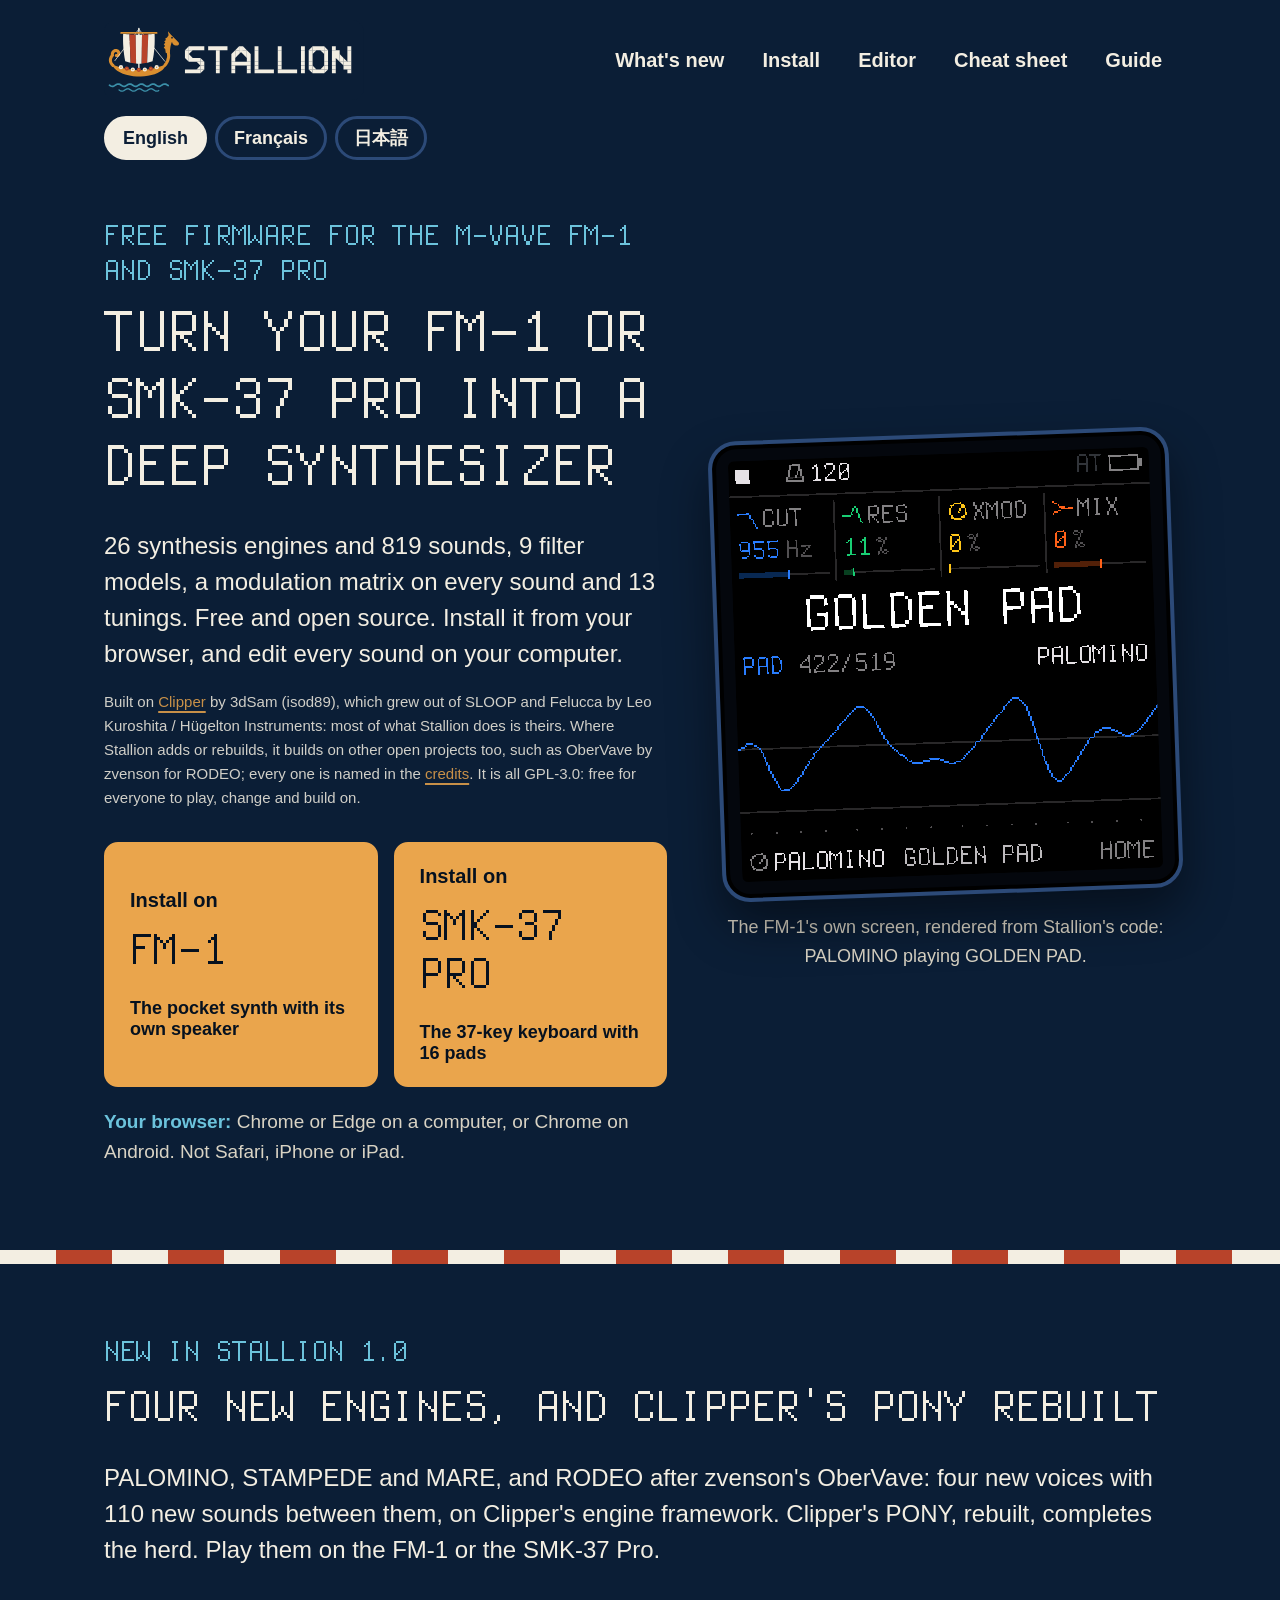
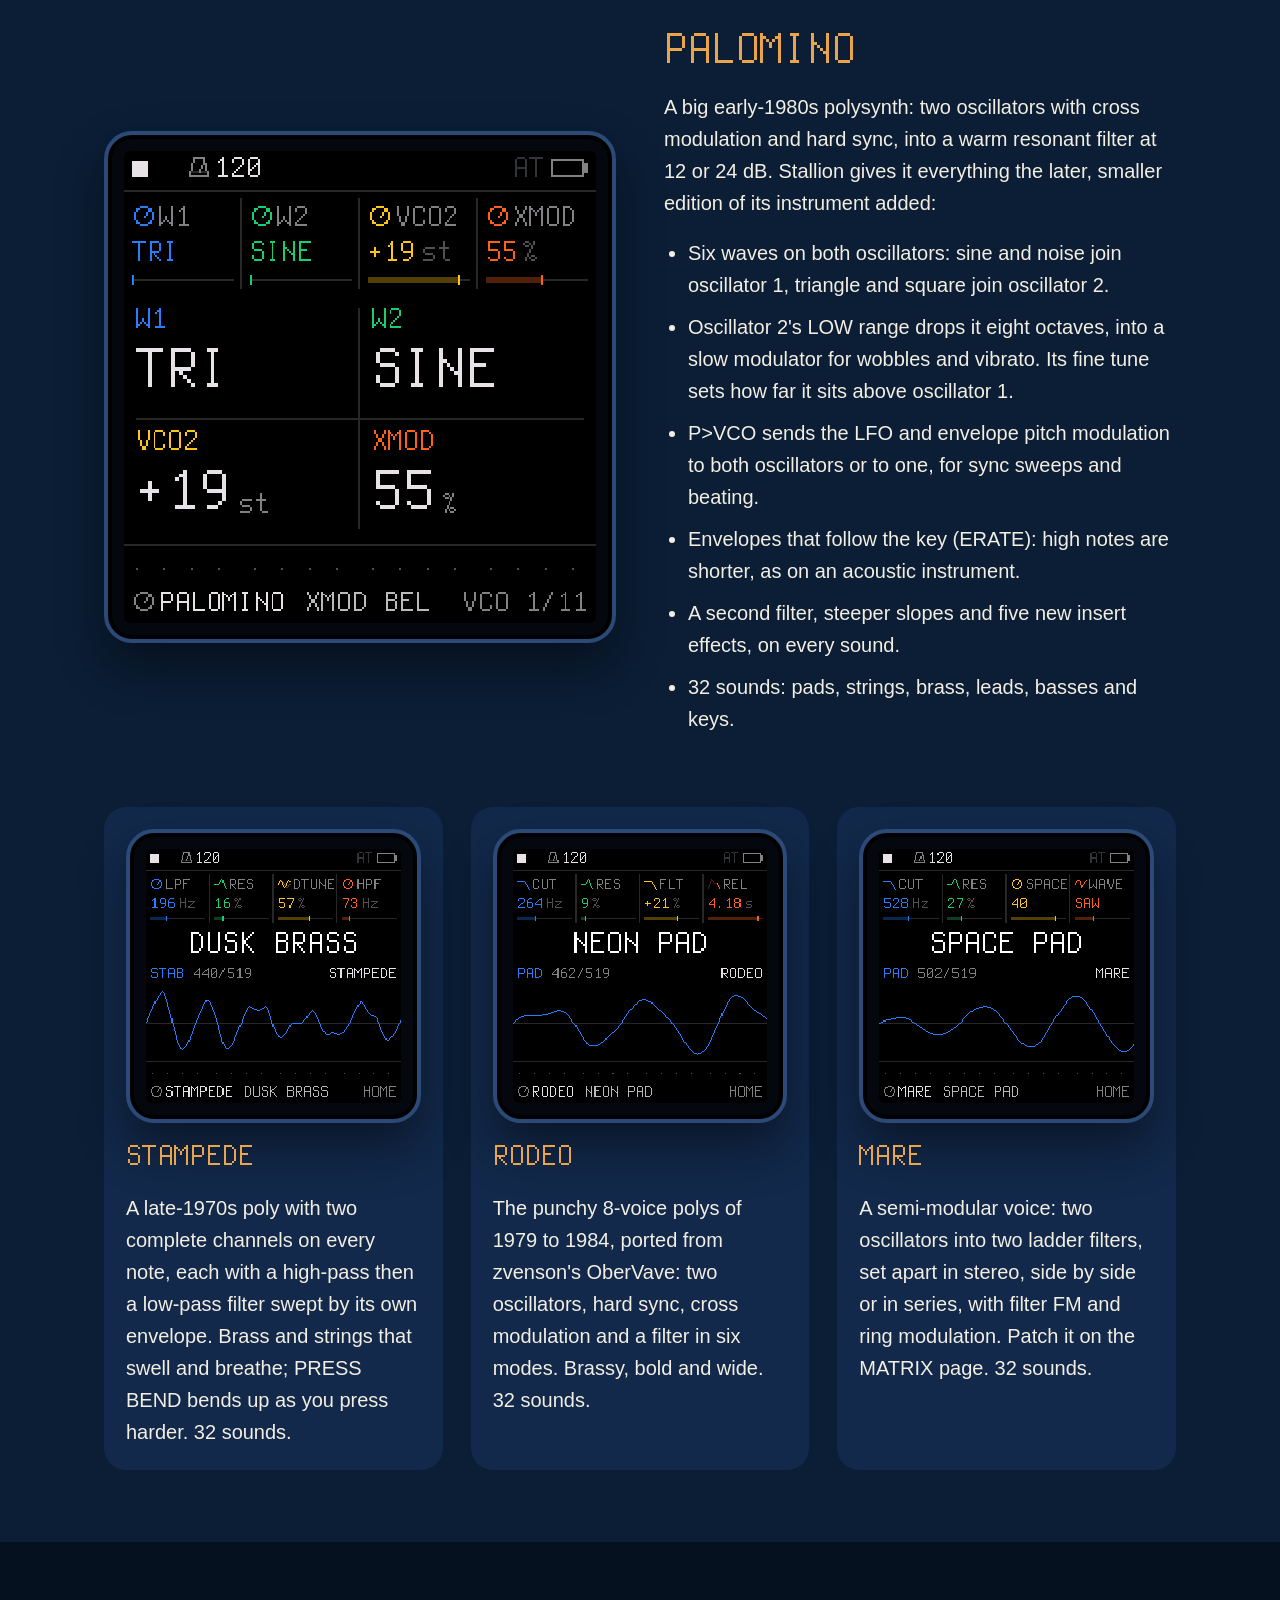
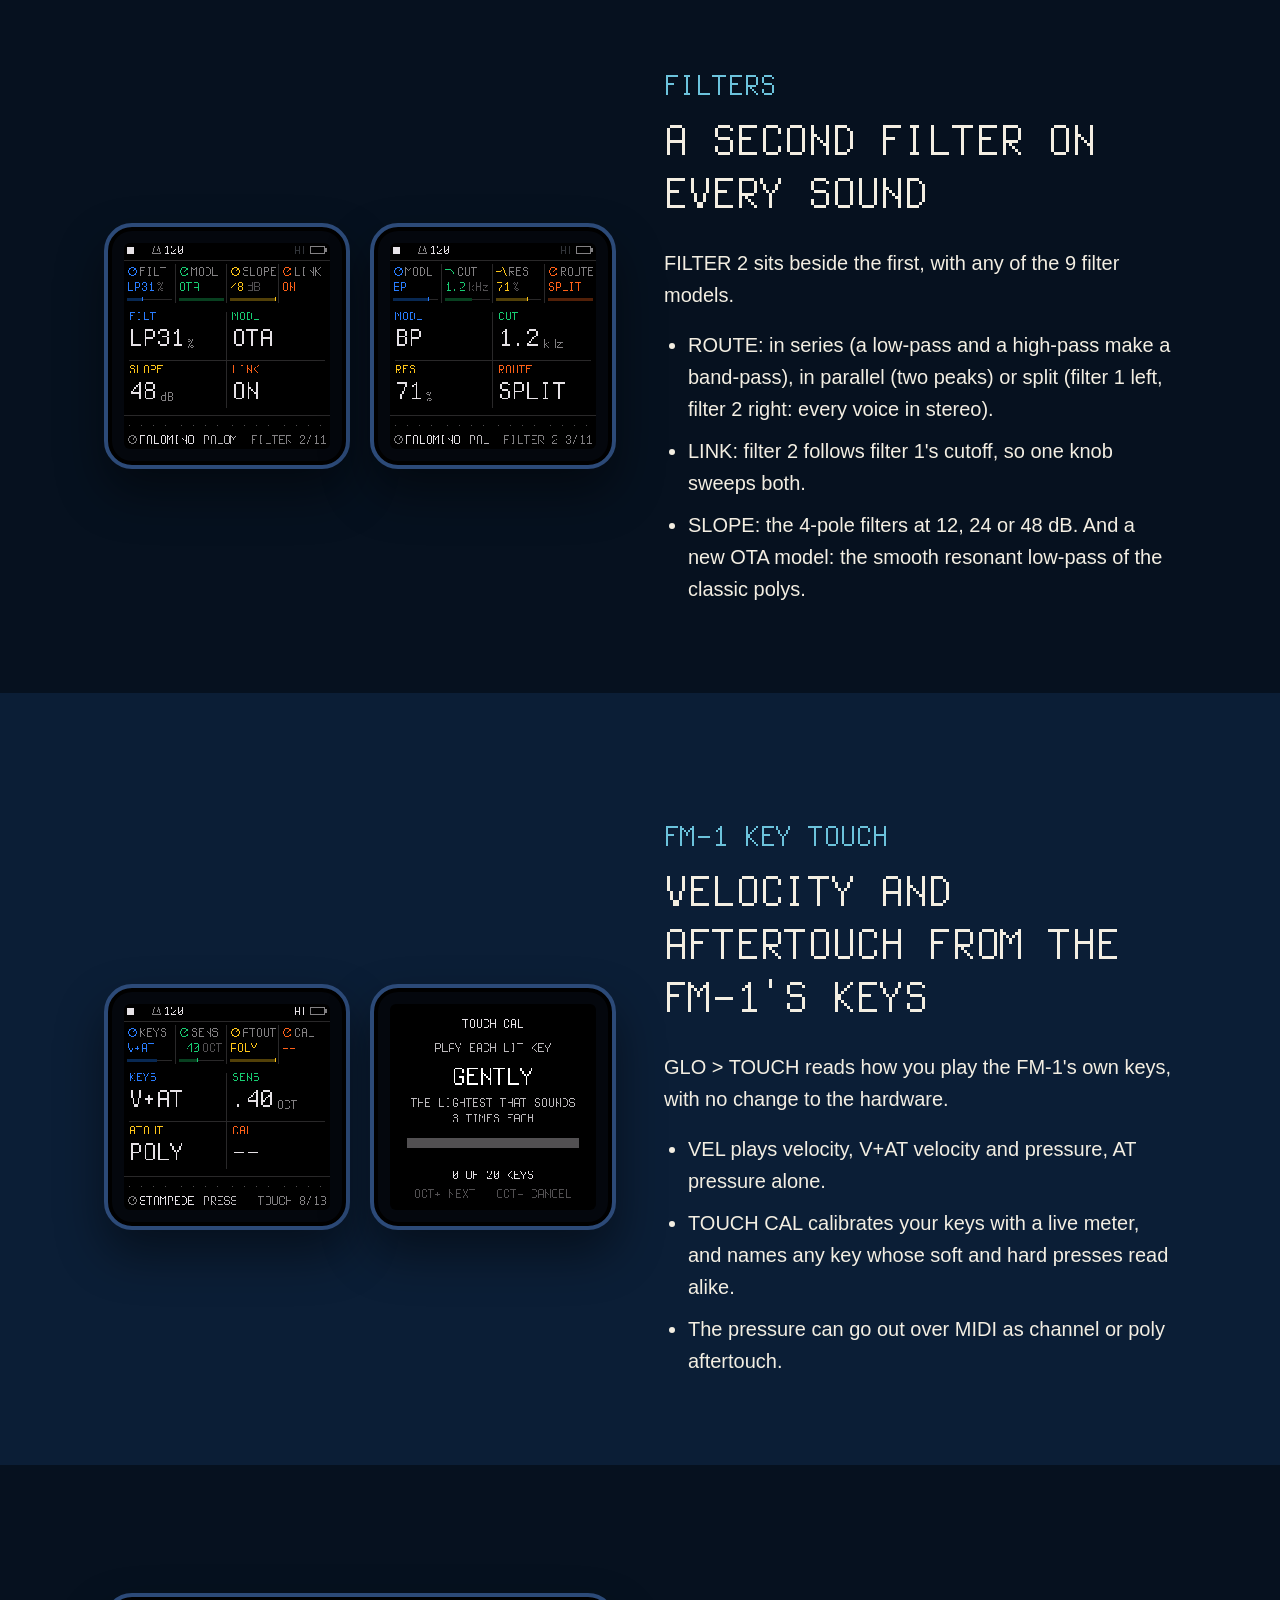
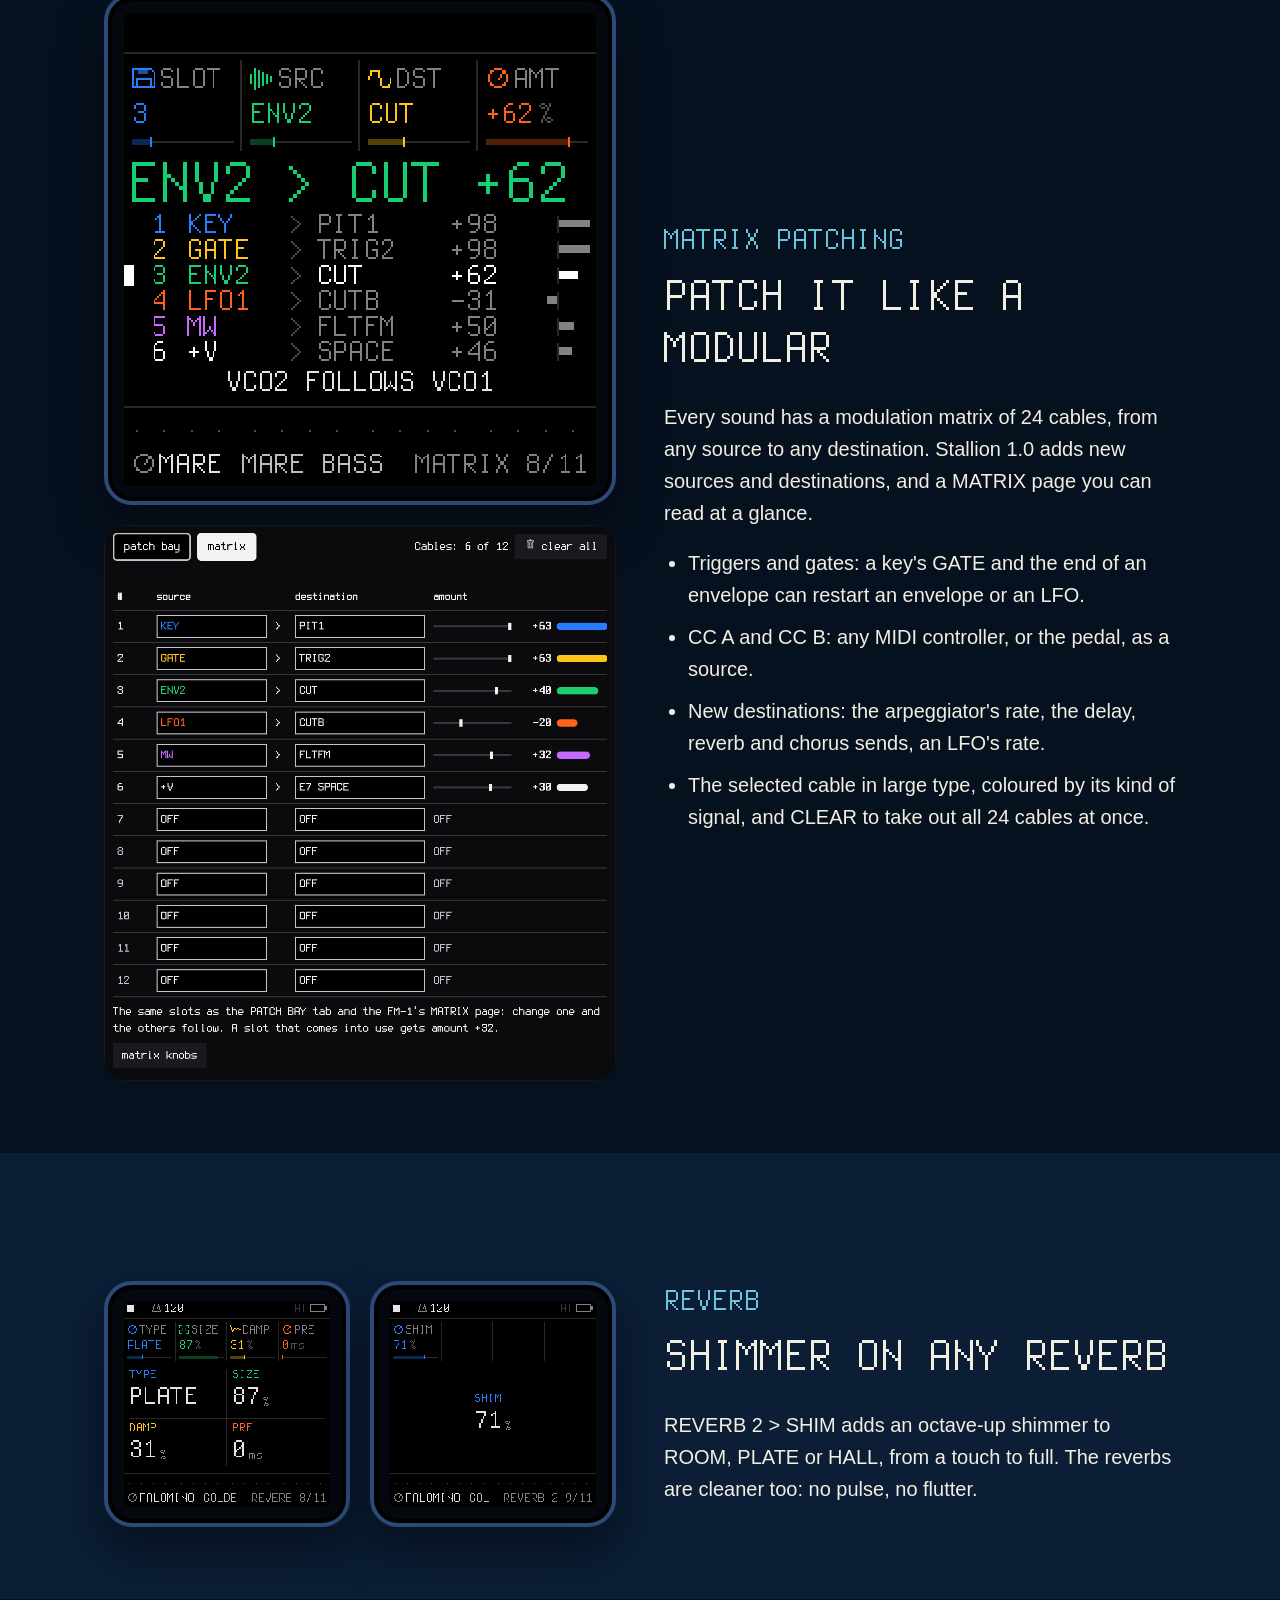
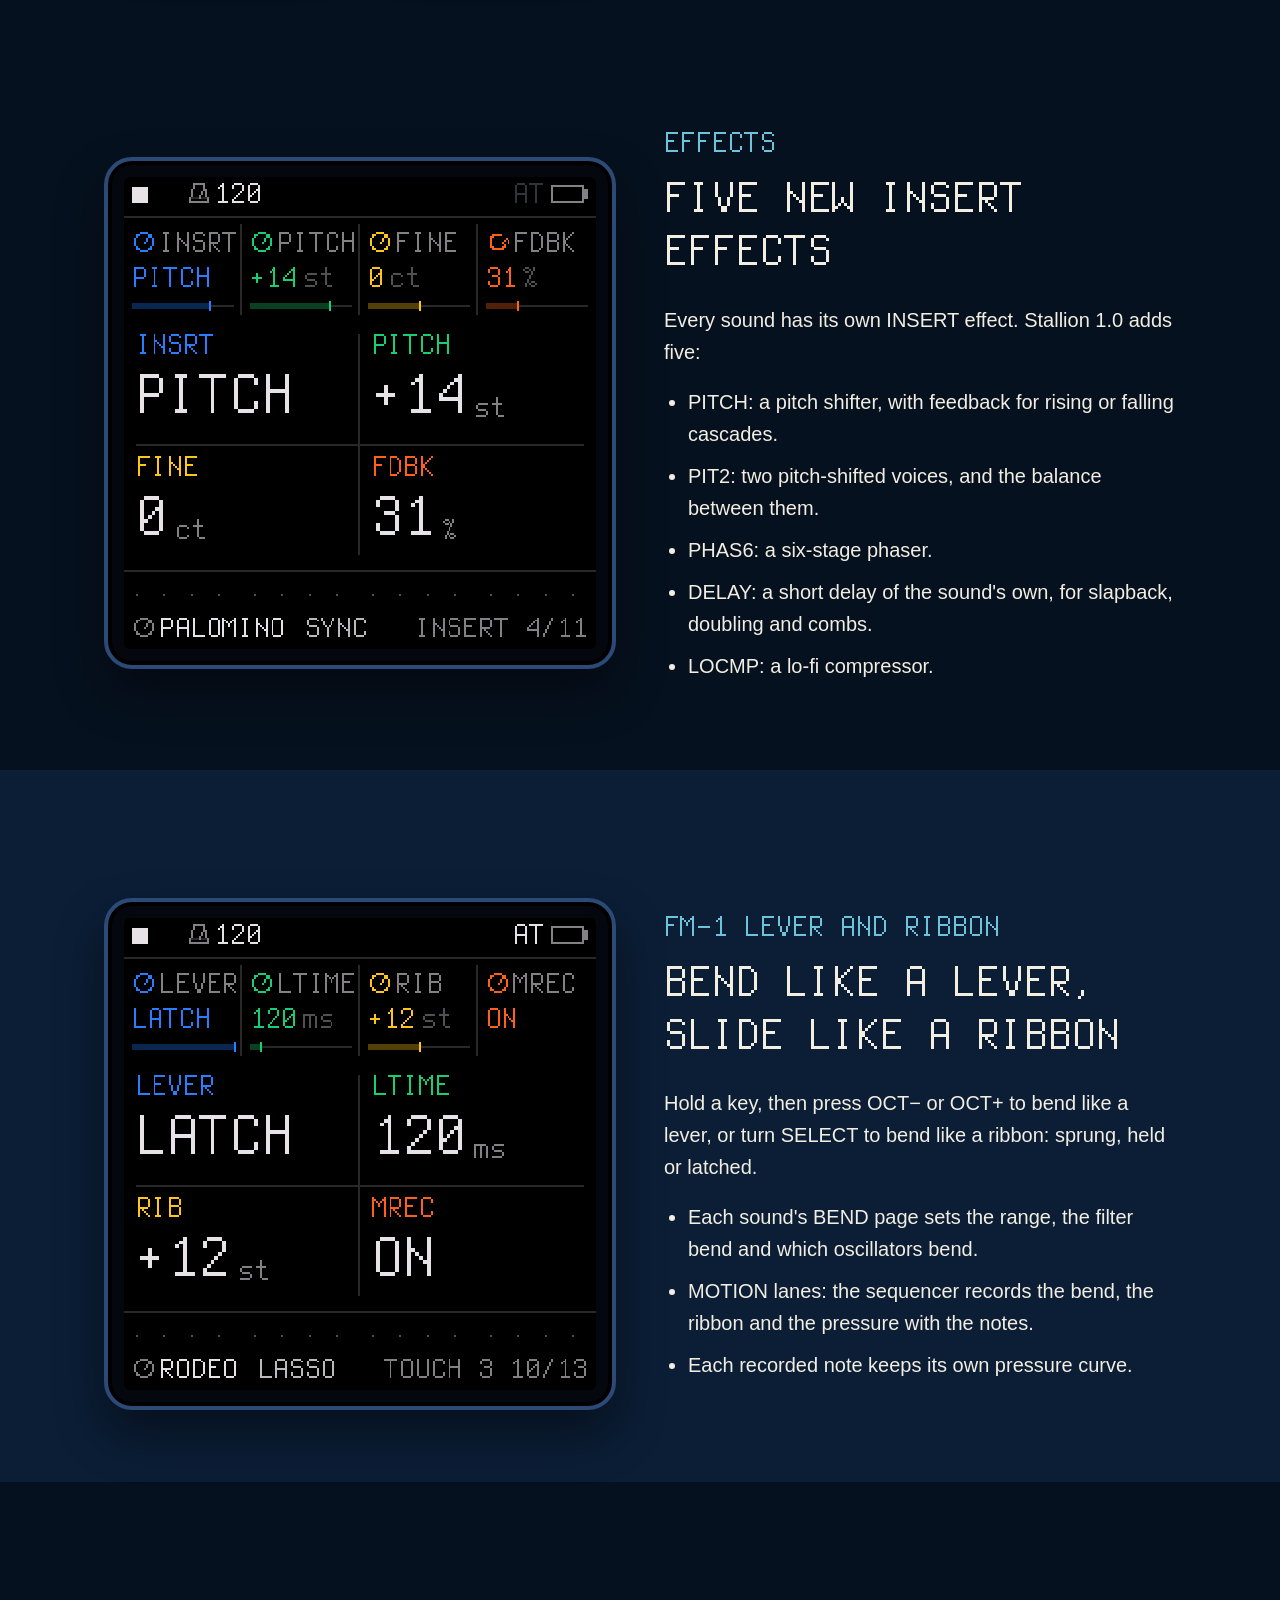
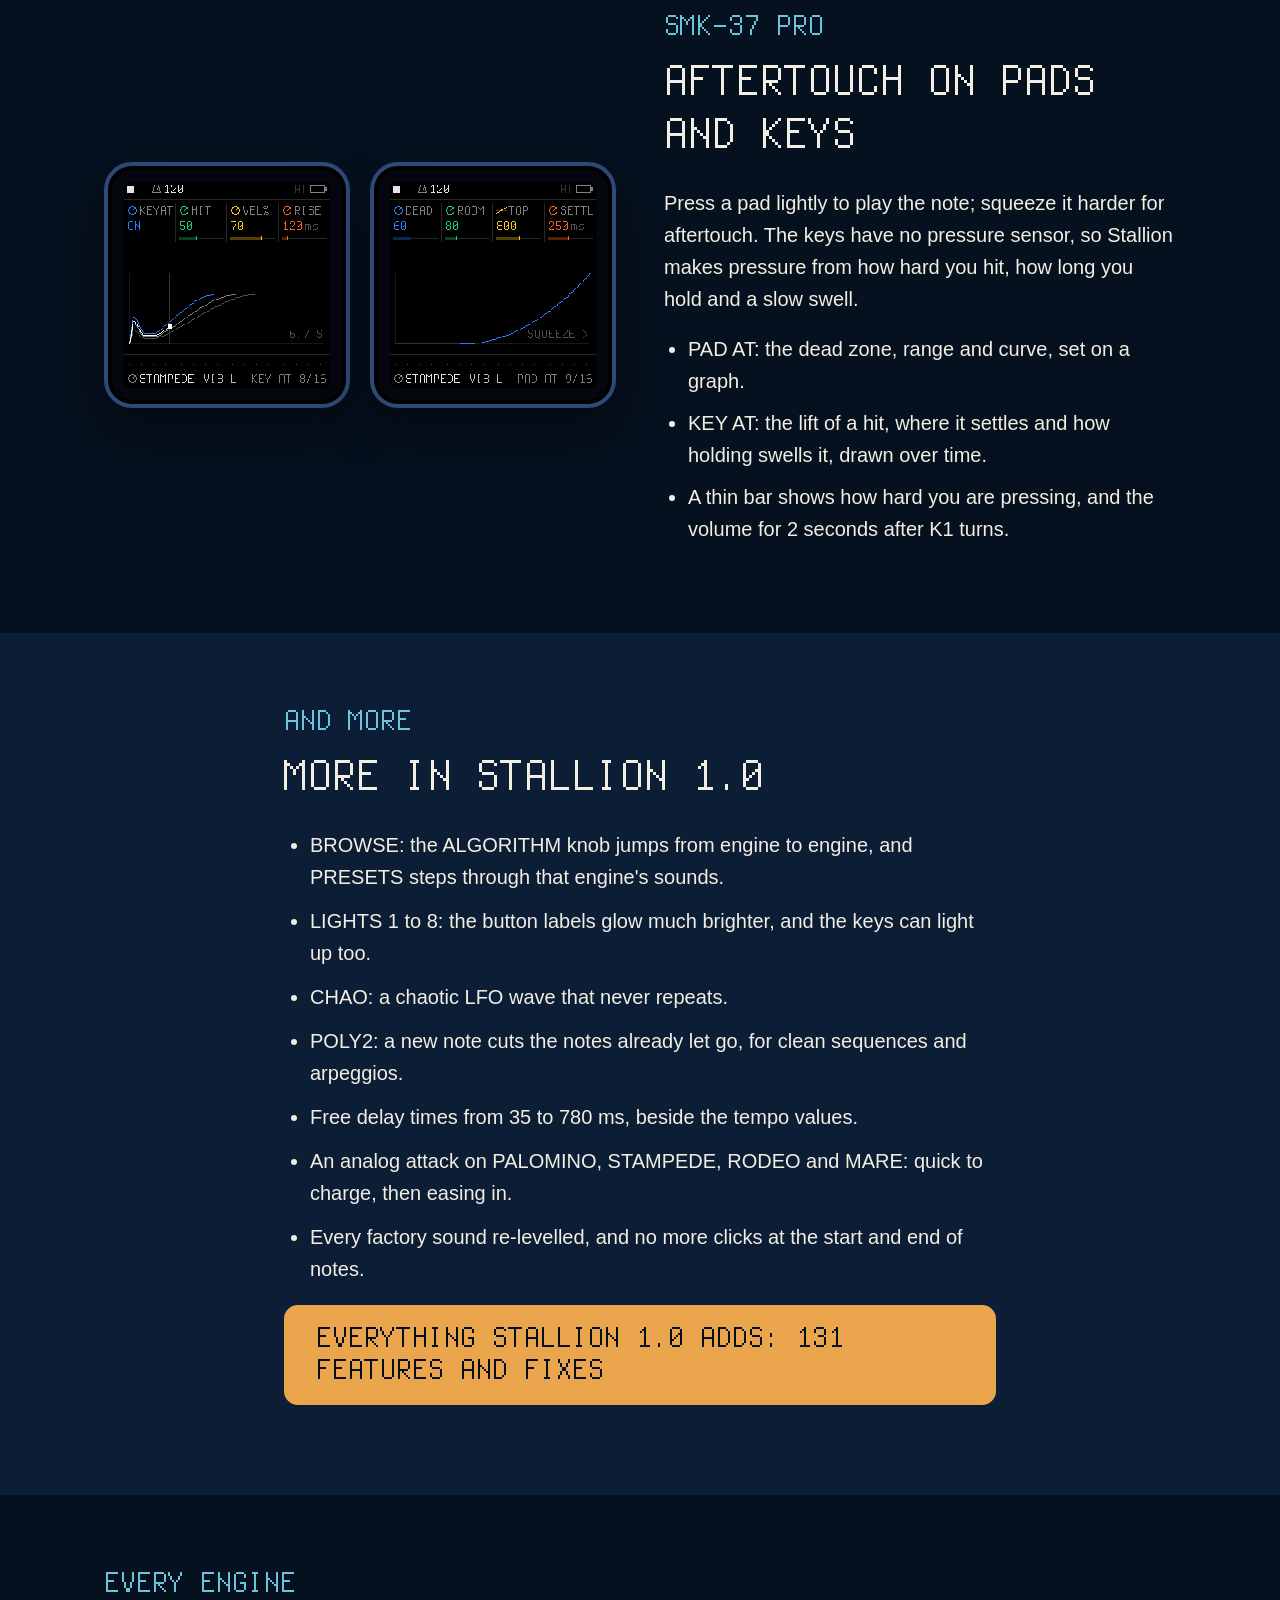
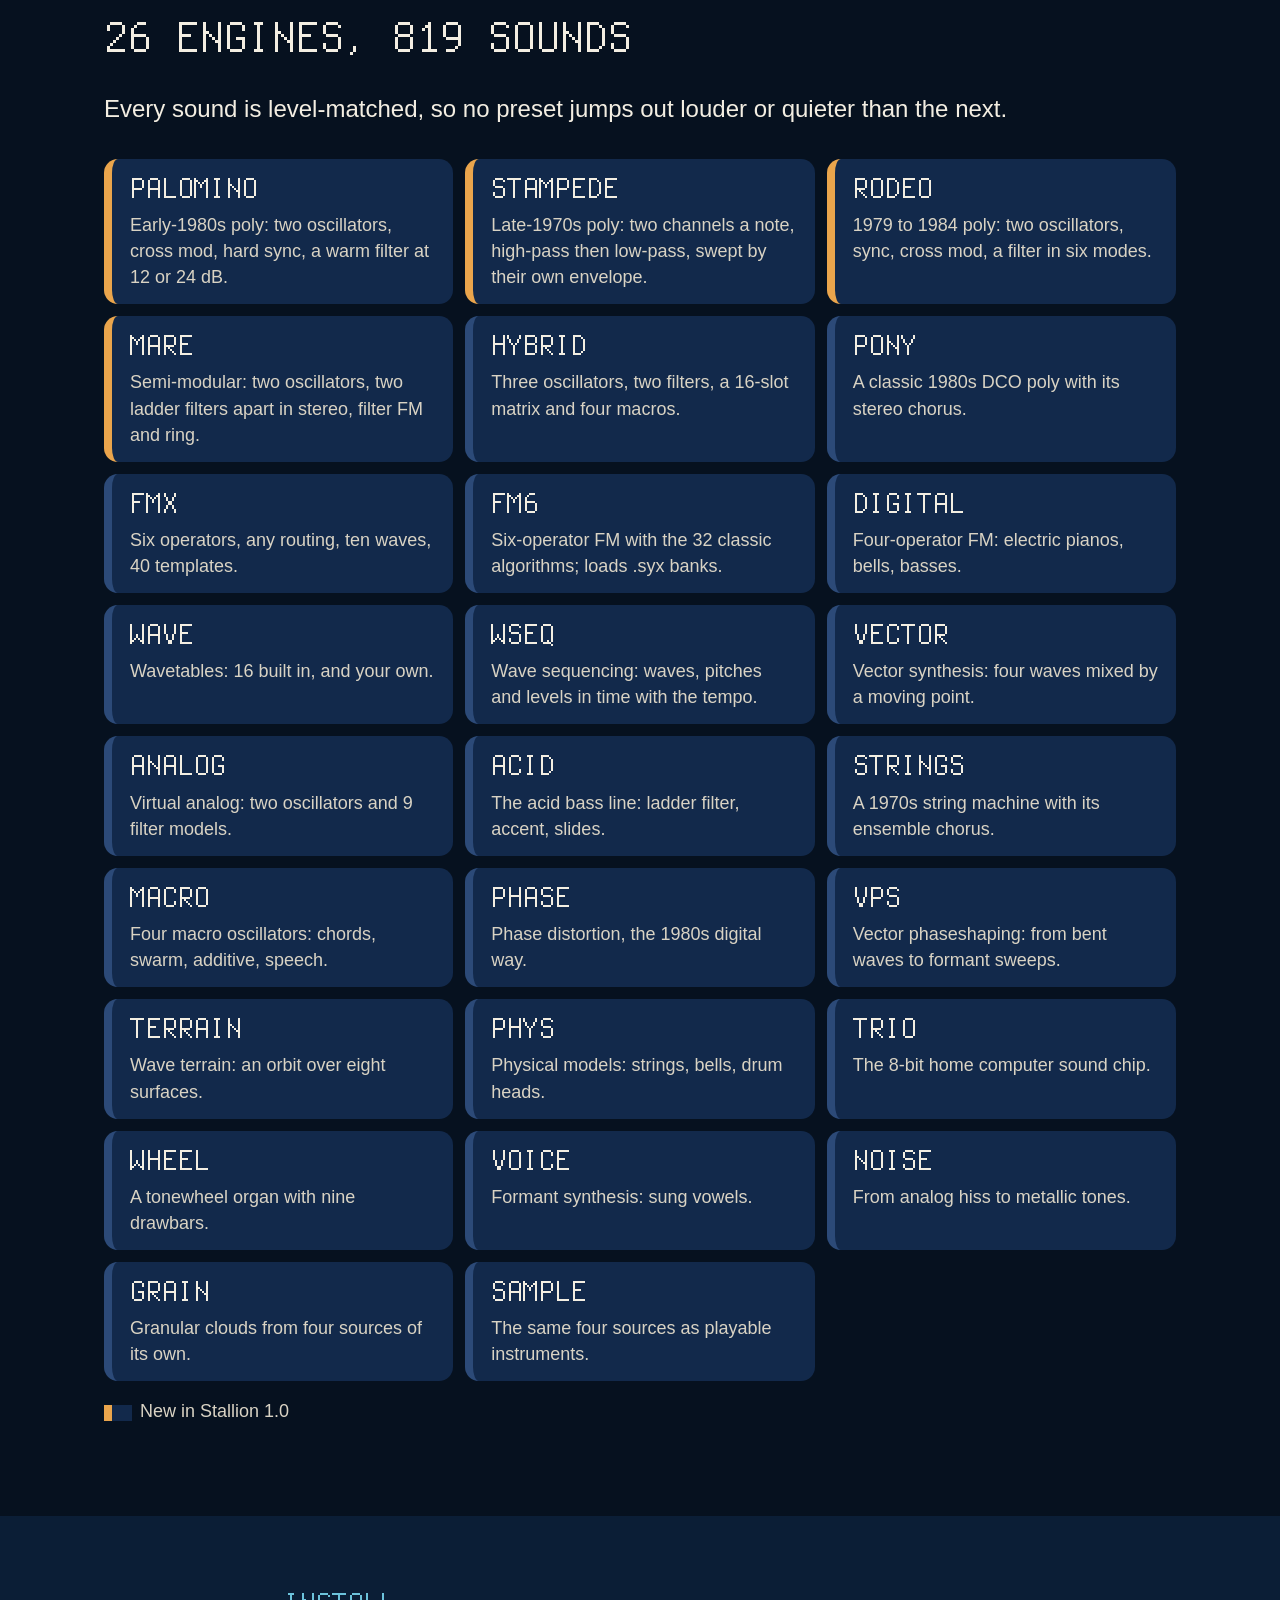
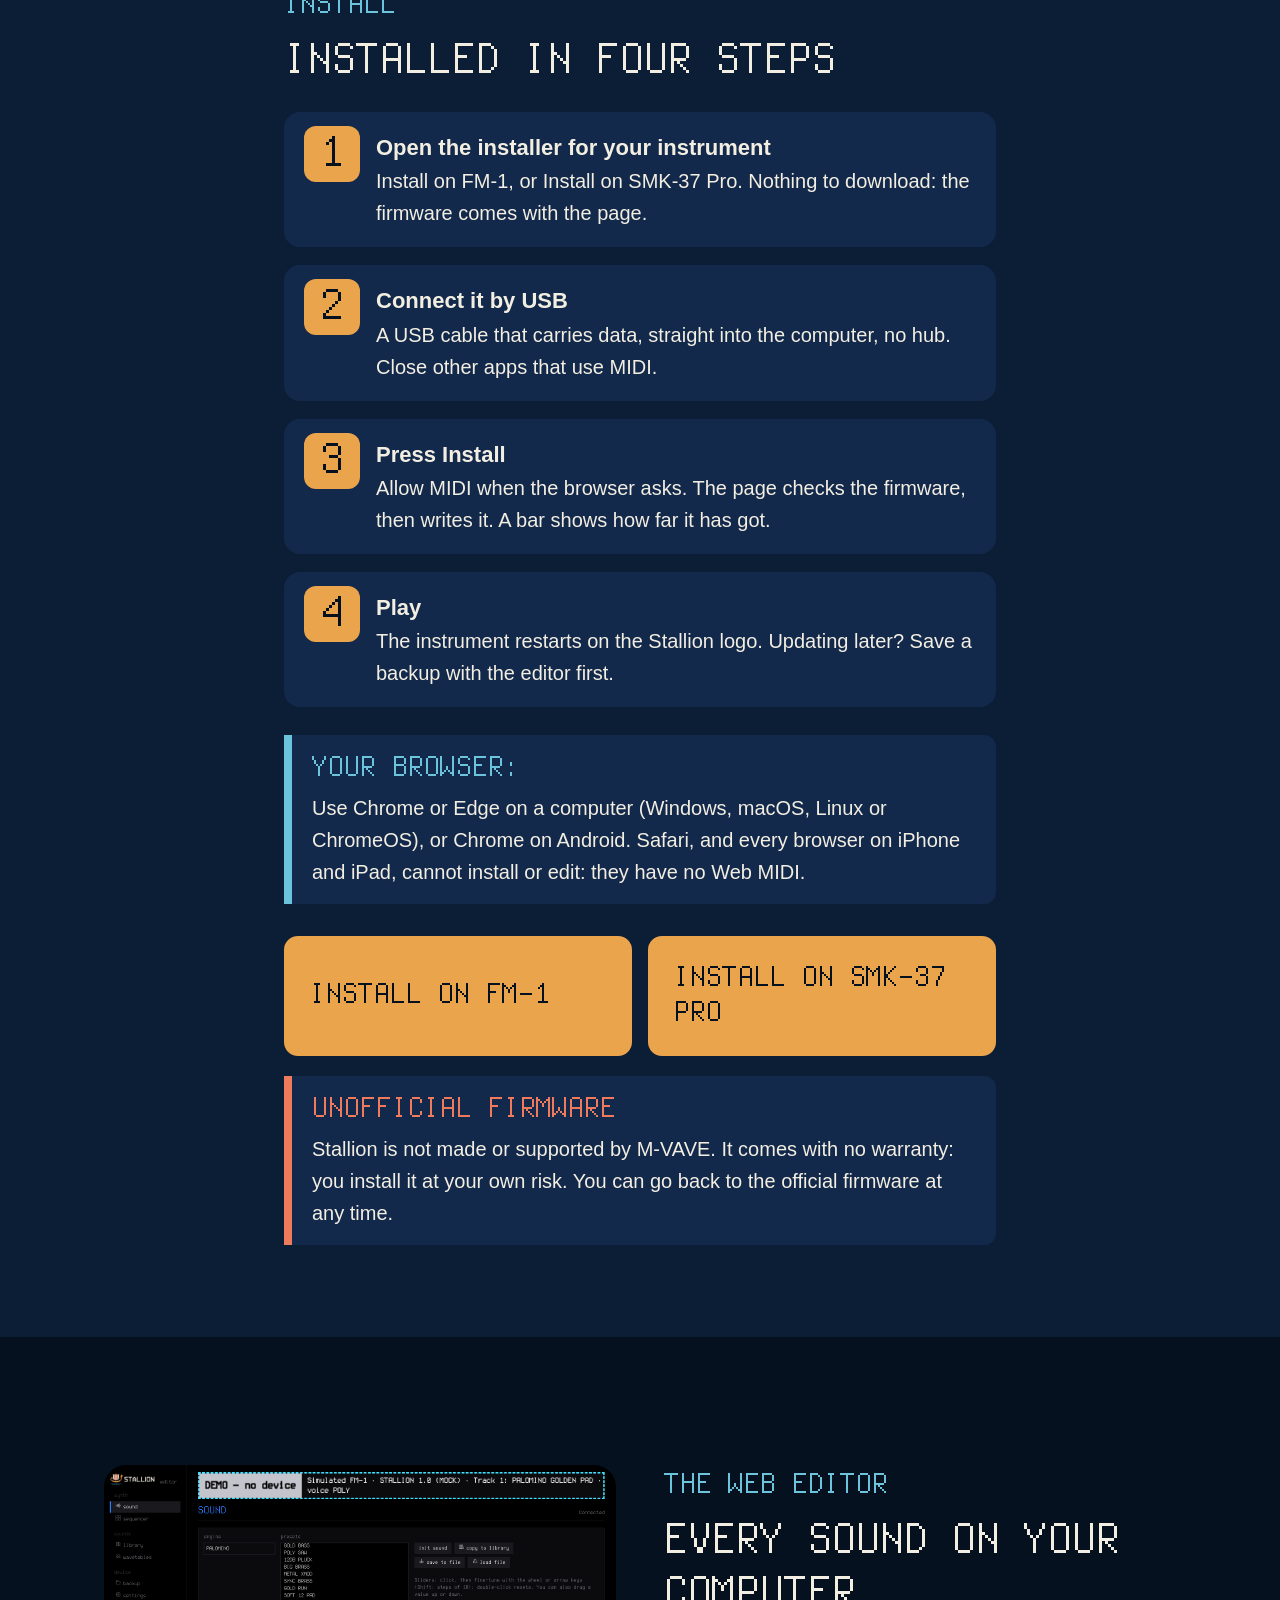
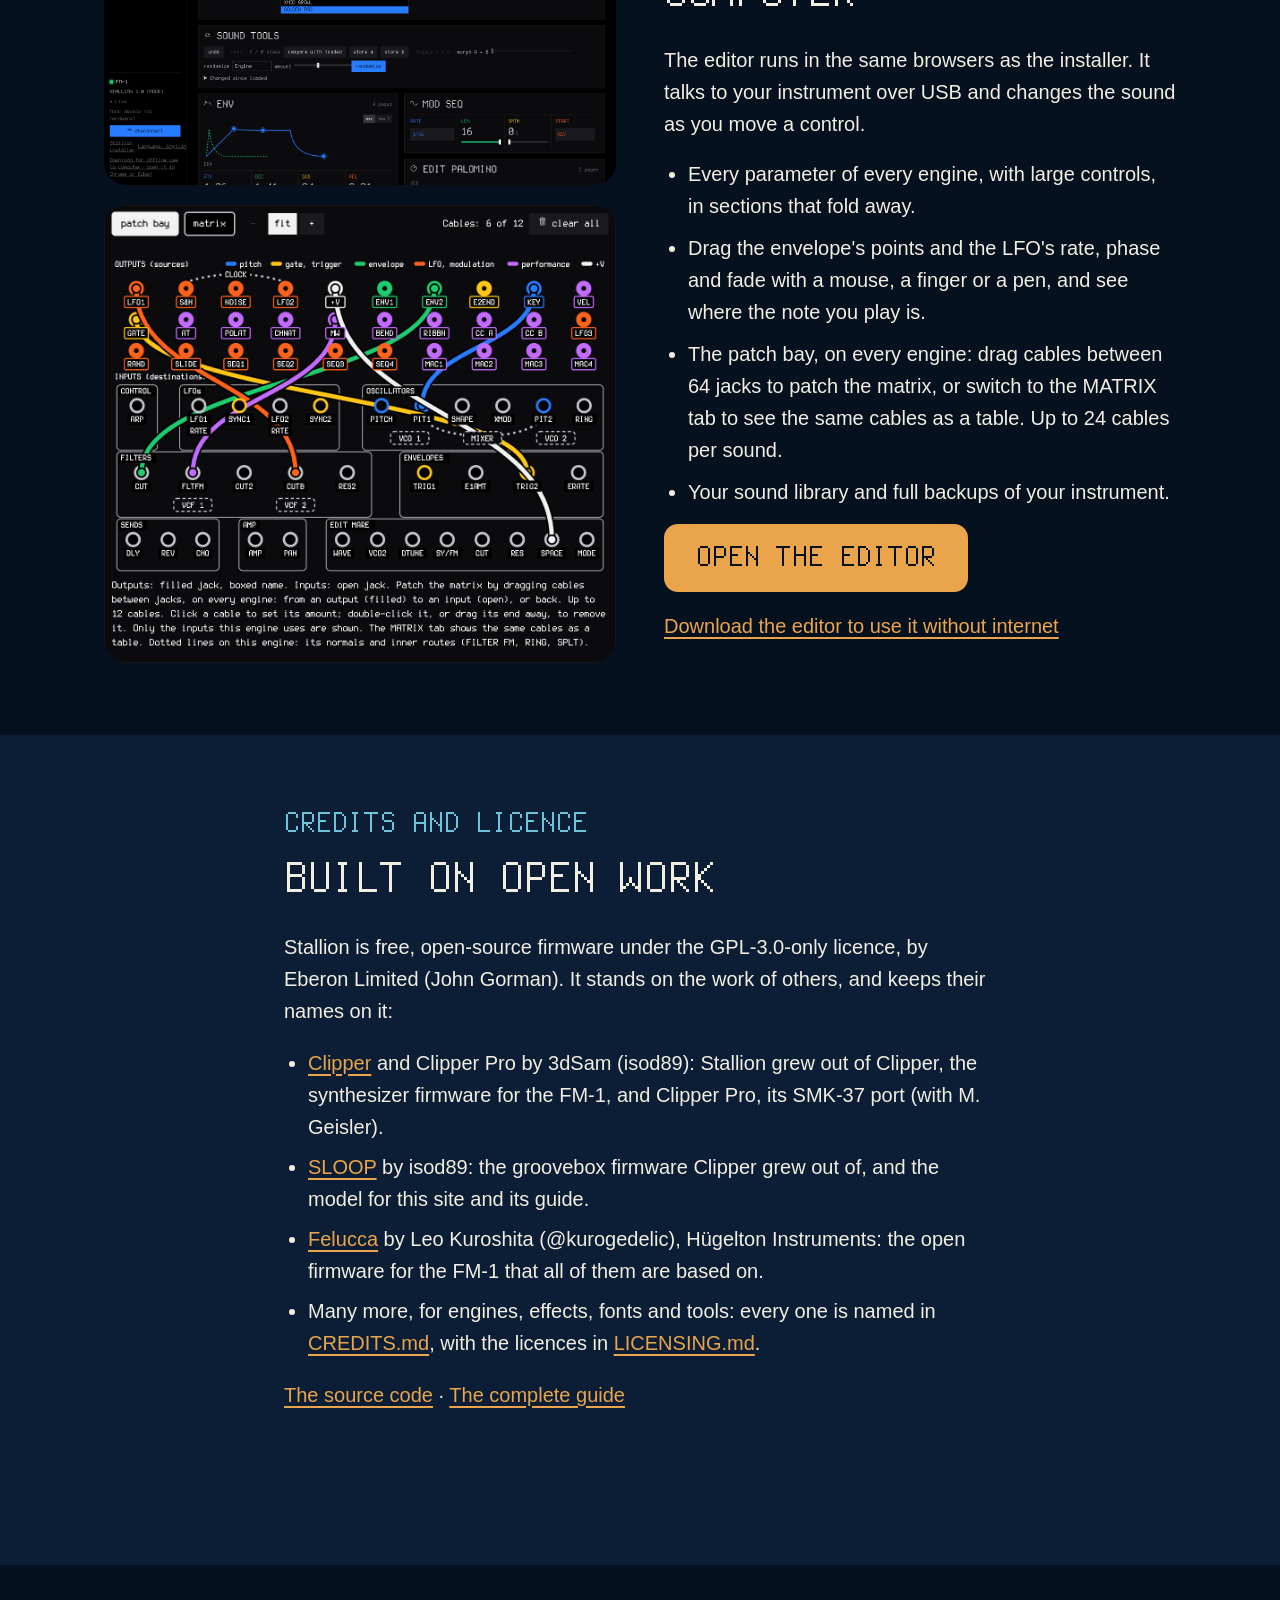
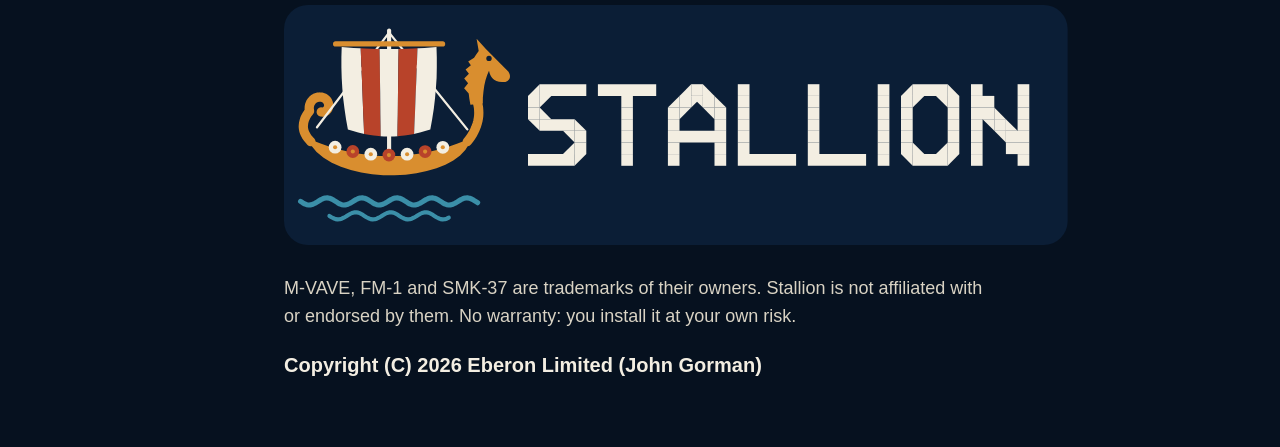
<file: index.html>
<!doctype html>
<!-- SPDX-License-Identifier: GPL-3.0-only
     Copyright (C) 2026 Eberon Limited (John Gorman)
     Stallion's front page (the site's index.html, web/make_site.py with --smk37): what Stallion is, the two installers,
     the best of it with the device's own screens (web/screens, tools/make_screens.py), the engines, how to install,
     the editor, the credits. make_site.py fills the counts (26 ...) from the firmware, the logo, web/site.css
     and the photo slots (web/photos/hero-fm1.jpg in the hero: a drawn device frame around HOME until a photo is added;
     hero-smk37.jpg above the SMK-37 Pro section: nothing until then; editor-sound.png and editor-patchbay.png in the editor section;
     editor-matrix.png under the MATRIX page's screen) -->
<html lang="en">
<head>
<meta charset="utf-8">
<meta name="viewport" content="width=device-width, initial-scale=1">
<meta name="description" content="Stallion: free synthesizer firmware for the M-VAVE FM-1 and SMK-37 Pro. Install it from your browser.">
<link rel="manifest" href="webapp/stallion.webmanifest"><meta name="theme-color" content="#0B1E36"><link rel="icon" href="webapp/icon-192.png">
<title>Stallion synthesizer firmware</title>
<style>
  @font-face { font-family: "Stallion Pixel"; src: url("webapp/stallion-pixel.ttf") format("truetype"); font-display: swap; }
/* SPDX-License-Identifier: GPL-3.0-only
   Copyright (C) 2026 Eberon Limited (John Gorman)
   Stallion's site style, shared by the front page and both installers (web/make_site.py puts it in each page at its
   SITE_CSS marker). The colours are the logo's (tools/gen_logo.py): deep-sea navy, sail white, Wicklow oak, rust, sea.
   Each colour means one thing everywhere:
     oak    what you do: install buttons, links that act, the step numbers
     sea    information: notes, the browser rule, captions' headings
     rust   a warning: do not unplug, no warranty, an error
     sail   the text
   Large type for weak eyes: body 20 px, nothing under 18 px; headings in the FM-1's own pixel font (Terminus, OFL)
   at multiples of 16 px so its pixels stay sharp. No thin lines: rules and borders are 3 px or more. */
:root {
  --navy: #0b1e36; --deep: #06111f; --panel: #12294b; --edge: #2c4a78;
  --sail: #f3eee2; --soft: #d9d3c4; --oak: #eaa54c; --oak-deep: #d98e2f; --rust: #ef7a5c; --rust-deep: #b8432a;
  --sea: #6cc3dc; --sea-deep: #3b8fa8;
  --body: "Avenir Next", "Segoe UI", "Helvetica Neue", Ubuntu, Roboto, "Noto Sans", Arial, sans-serif;
  --pixel: "Stallion Pixel", "Courier New", monospace;
  color-scheme: dark;
}
* { box-sizing: border-box; }
html { -webkit-text-size-adjust: 100%; scroll-behavior: smooth; }
@media (prefers-reduced-motion: reduce) { html { scroll-behavior: auto; } }
body { margin: 0; background: var(--navy); color: var(--sail); font: 500 20px/1.6 var(--body); }
img { max-width: 100%; height: auto; }
a { color: var(--oak); text-decoration-thickness: 2px; text-underline-offset: 4px; }
a:hover { color: var(--sail); }
:focus-visible { outline: 4px solid var(--sea); outline-offset: 4px; border-radius: 6px; }
p { margin: 0 0 18px; }
strong, b { font-weight: 700; color: var(--sail); }
.wrap { max-width: 1120px; margin: 0 auto; padding: 0 24px; }
.narrow { max-width: 760px; margin: 0 auto; padding: 0 24px; }
@media (max-width: 600px) { .wrap, .narrow { padding: 0 16px; } body { font-size: 19px; } }

/* the pixel font for headings: Terminus, drawn for 16 px; kept at 32, 48, 64 */
.px, h1, h2, h3 { font-family: var(--pixel); font-weight: 400; letter-spacing: 0; text-transform: uppercase;
                  -webkit-font-smoothing: none; font-smooth: never; }
h1 { font-size: 64px; line-height: 1.05; margin: 0 0 24px; }
h2 { font-size: 48px; line-height: 1.1; margin: 0 0 24px; }
h3 { font-size: 32px; line-height: 1.15; margin: 0 0 12px; }
@media (max-width: 700px) { h1 { font-size: 48px; } h2 { font-size: 32px; } h3 { font-size: 32px; } }
@media (max-width: 380px) { h1 { font-size: 32px; } }
.kicker { font: 400 32px/1.1 var(--pixel); color: var(--sea); text-transform: uppercase; margin: 0 0 12px; display: block; }
.lead { font-size: 24px; line-height: 1.5; max-width: 40em; }
@media (max-width: 600px) { .lead { font-size: 21px; } }

/* the header: the logo, the language buttons */
.bar { display: flex; align-items: center; justify-content: space-between; gap: 16px; padding-top: 20px; padding-bottom: 20px; flex-wrap: wrap; }
.bar .logo { display: block; line-height: 0; }
.bar .logo svg { display: block; width: 260px; height: auto; border-radius: 12px; }
@media (max-width: 600px) { .bar .logo svg { width: 190px; } }
.langs { display: flex; gap: 8px; flex-wrap: wrap; }
.lang { font: 600 18px/1 var(--body); color: var(--sail); background: transparent; border: 3px solid var(--edge);
        border-radius: 999px; padding: 10px 16px; cursor: pointer; min-height: 44px; }
.lang:hover { border-color: var(--sail); }
.lang[aria-current="true"] { background: var(--sail); color: var(--navy); border-color: var(--sail); }

/* the sail: white and rust stripes, the logo's square sail, as a divider */
.sail { height: 14px; background: repeating-linear-gradient(90deg, var(--sail) 0 56px, var(--rust-deep) 56px 112px); }
.sea-line { height: 10px; background: radial-gradient(circle at 10px -4px, transparent 9px, var(--sea-deep) 10px 13px, transparent 14px) 0 0 / 40px 10px repeat-x; opacity: .9; }

/* buttons: oak blocks, big */
.btn { display: inline-flex; align-items: center; justify-content: center; gap: 12px; min-height: 64px; padding: 14px 28px;
       font: 400 32px/1 var(--pixel); text-transform: uppercase; text-decoration: none; color: var(--deep);
       background: var(--oak); border: 4px solid var(--oak); border-radius: 14px; cursor: pointer; }
.btn:hover { background: var(--sail); border-color: var(--sail); color: var(--deep); }
.btn.ghost { background: transparent; color: var(--sail); border-color: var(--sail); }
.btn.ghost:hover { background: var(--sail); color: var(--deep); }
.btn small { font: 600 18px/1.2 var(--body); text-transform: none; display: block; }
.btn.text { font: 700 22px/1.3 var(--body); text-transform: none; }
.btn[disabled] { background: var(--panel); border-color: var(--edge); color: var(--soft); cursor: default; }
@media (max-width: 600px) { .btn { font-size: 32px; padding: 12px 18px; } }

/* notes: sea for information, rust for a warning */
.note, .warn { border-left: 8px solid var(--sea); background: var(--panel); padding: 16px 20px; border-radius: 0 12px 12px 0;
               margin: 0 0 20px; }
.warn { border-left-color: var(--rust); }
.note b, .warn b { display: block; font: 400 32px/1.1 var(--pixel); text-transform: uppercase; margin-bottom: 6px; }
.note b { color: var(--sea); } .warn b { color: var(--rust); }
.note p:last-child, .warn p:last-child { margin: 0; }

/* the device: a drawn frame around a screen, so a screenshot reads as the product */
.device { display: block; background: #04070d; border: 4px solid var(--edge); border-radius: 28px; padding: 16px;
          box-shadow: 0 24px 48px rgba(0, 0, 0, .45), inset 0 0 0 4px #000; }
.device img { display: block; width: 100%; height: auto; image-rendering: pixelated; border-radius: 6px; }
.photo { display: block; width: 100%; height: auto; border-radius: 22px; }

/* steps: big oak numbers */
.steps { list-style: none; counter-reset: s; margin: 0; padding: 0; display: grid; gap: 18px; }
.steps > li { counter-increment: s; position: relative; padding: 18px 20px 18px 92px; background: var(--panel);
              border-radius: 16px; min-height: 84px; }
.steps > li::before { content: counter(s); position: absolute; left: 20px; top: 14px; width: 56px; height: 56px;
                      display: grid; place-items: center; font: 400 48px/1 var(--pixel); color: var(--deep);
                      background: var(--oak); border-radius: 12px; }
.steps > li b { display: block; font-size: 22px; }

/* the footer */
.foot { background: var(--deep); padding: 40px 0 48px; margin-top: 64px; }
.foot p { color: var(--soft); font-size: 18px; }
.foot .copy { color: var(--sail); font-weight: 700; font-size: 20px; }
[hidden] { display: none !important; }

  /* the front page's own parts */
  .hero { padding-top: 40px; padding-bottom: 64px; display: grid; grid-template-columns: 1.1fr .9fr; gap: 48px; align-items: center; }
  @media (max-width: 900px) { .hero { grid-template-columns: 1fr; gap: 32px; padding-top: 16px; } .hero-art .device { transform: none; } }
  .hero h1 { font-size: 64px; }
  .hero h1 em { font-style: normal; color: var(--oak); }
  @media (max-width: 700px) { .hero h1 { font-size: 48px; } }
  @media (max-width: 380px) { .hero h1 { font-size: 32px; } }
  .choose { display: grid; grid-template-columns: 1fr 1fr; gap: 16px; margin: 32px 0 20px; }
  @media (max-width: 560px) { .choose { grid-template-columns: 1fr; } }
  .choose .btn { flex-direction: column; align-items: flex-start; text-align: left; padding: 18px 22px; min-height: 120px; }
  .choose .btn span.px { font-size: 32px; line-height: 1.1; }
  .choose .btn span.big { font-size: 48px; line-height: 1; margin: 4px 0 2px; }
  .choose .btn small { margin-top: 8px; }
  .choose .btn small.on { margin: 0; font-size: 20px; font-weight: 700; }
  @media (max-width: 1000px) { .choose .btn span.big { font-size: 32px; } }
  .browser { font-size: 19px; color: var(--soft); }
  .browser b { color: var(--sea); }
  .hero-art { position: relative; }
  .hero-art .device { transform: rotate(-2deg); max-width: 520px; margin: 0 auto; }
  .hero-art .cap { text-align: center; color: var(--soft); font-size: 18px; margin: 18px 0 0; }
  section.band { padding: 72px 0; }
  section.band.alt { background: var(--deep); }
  .intro { max-width: 46em; }
  .hero .built { max-width: 40em; font-size: 15px; opacity: .85; }
  .feat { display: grid; grid-template-columns: 1fr 1fr; gap: 48px; align-items: center; margin: 56px 0 0; }
  .feat:nth-of-type(even) .feat-art { order: 2; }
  @media (max-width: 860px) { .feat { grid-template-columns: 1fr; gap: 24px; } .feat:nth-of-type(even) .feat-art { order: 0; } }
  .feat-art { display: grid; gap: 20px; }
  .feat-art.two { grid-template-columns: 1fr 1fr; }
  @media (max-width: 520px) { .feat-art.two { grid-template-columns: 1fr; } }
  .feat h3 { color: var(--oak); }
  .feat ul { margin: 0 0 16px; padding-left: 24px; } .feat li { margin: 0 0 10px; }
  figure { margin: 0; }
  figcaption { font-size: 18px; color: var(--soft); margin-top: 12px; line-height: 1.45; }
  figcaption b { color: var(--sea); font-weight: 700; }
  .eng3 { display: grid; grid-template-columns: repeat(3, 1fr); gap: 28px; margin-top: 56px; }
  @media (max-width: 900px) { .eng3 { grid-template-columns: 1fr; } }
  .eng3 article { background: var(--panel); border-radius: 22px; padding: 22px; display: grid; gap: 16px; align-content: start; }
  .eng3 h3 { color: var(--oak); margin: 0; } .eng3 p { margin: 0; }
  .feat h3 { font-size: 48px; }
  .more { padding-left: 26px; } .more li { margin: 0 0 12px; }
  .nav { display: flex; gap: 10px; flex-wrap: wrap; align-items: center; }
  .nav a.navl { font: 700 20px/1 var(--body); color: var(--sail); text-decoration: none; padding: 12px 14px; border-radius: 10px; }
  .nav a.navl:hover { background: var(--panel); color: var(--oak); }
  .eng4 { display: grid; grid-template-columns: repeat(2, 1fr); gap: 28px; margin-top: 40px; }
  @media (max-width: 760px) { .eng4 { grid-template-columns: 1fr; } }
  .eng4 article { background: var(--panel); border-radius: 22px; padding: 22px; display: grid; gap: 18px; }
  .eng4 h3 { color: var(--oak); margin: 0; }
  .eng4 p { margin: 0; }
  .engines { display: grid; grid-template-columns: repeat(auto-fill, minmax(280px, 1fr)); gap: 12px; margin: 32px 0 0; }
  .engines div { background: var(--panel); border-radius: 14px; padding: 14px 18px; border-left: 8px solid var(--edge); }
  .engines div.new { border-left-color: var(--oak); }
  .engines dt { font: 400 32px/1.1 var(--pixel); text-transform: uppercase; }
  .engines dd { margin: 4px 0 0; font-size: 18px; color: var(--soft); line-height: 1.45; }
  .legend { font-size: 18px; color: var(--soft); margin-top: 16px; }
  .legend i { display: inline-block; width: 28px; height: 16px; vertical-align: middle; border-left: 8px solid var(--oak); background: var(--panel); margin-right: 8px; }
  .slot { display: grid; place-items: center; text-align: center; min-height: 260px; border: 4px dashed var(--edge);
          border-radius: 22px; padding: 24px; color: var(--soft); background: var(--panel); }
  .credits ul { padding-left: 24px; } .credits li { margin: 0 0 8px; }
</style>
</head>
<body>
<header class="wrap bar"><a class="logo" href="./" aria-label="Stallion"><svg xmlns="http://www.w3.org/2000/svg" viewBox="0 0 783.657 240" width="783.657" height="240" role="img" aria-label="Stallion">
<!-- Stallion (EberonLtd), drawn by tools/gen_logo.py; GPL-3.0-only -->
<rect width="783.657" height="240" rx="24" fill="#0B1E36"/>
<polygon points="26.9,134.7 36.6,138.5 46.4,141.9 56.2,144.7 66.0,147.0 75.8,148.8 85.5,150.1 95.3,150.9 105.1,151.1 114.9,150.9 124.7,150.1 134.4,148.8 144.2,147.0 154.0,144.7 163.8,141.9 173.6,138.5 183.3,134.7 187.5,131.6 185.3,138.5 181.5,144.8 176.1,150.5 169.3,155.4 161.4,159.7 152.5,163.3 142.8,166.1 132.4,168.3 121.6,169.7 110.5,170.3 99.3,170.2 88.1,169.3 77.2,167.6 66.8,165.1 56.9,161.8 47.8,157.7 39.6,152.7 32.6,146.9 27.0,140.2 22.7,132.6" fill="#D98E2F"/>
<polyline points="183.3,136.7 185.3,134.2 187.1,131.6 188.7,129.0 190.1,126.4 191.3,123.8 192.4,121.1 193.2,118.5 193.9,115.9 194.4,113.2 194.7,110.6 194.8,107.9 194.7,105.3 194.5,102.6 194.0,99.9 193.4,97.2 192.6,94.5" fill="none" stroke="#D98E2F" stroke-width="9.26" stroke-linecap="round" stroke-linejoin="round"/>
<polyline points="26.9,136.7 25.2,134.9 23.7,133.1 22.4,131.3 21.4,129.4 20.5,127.5 19.9,125.7 19.5,123.8 19.3,121.8 19.4,119.9 19.6,118.0 20.1,116.0 20.7,114.0 21.6,112.0 22.7,110.0 24.0,108.0 25.6,106.0 25.2,103.8 25.3,101.7 25.7,99.7 26.5,97.8 27.5,96.2 28.8,94.7 30.3,93.6 32.0,92.7 33.7,92.2 35.4,92.0 37.2,92.1 38.8,92.5 40.3,93.1 41.6,94.0 42.7,95.1 43.6,96.3 44.2,97.7 44.6,99.0 44.7,100.4 44.6,101.7 44.2,103.0 43.7,104.1 42.9,105.1 42.1,105.9 41.1,106.5 40.1,106.9 39.1,107.1 38.1,107.1 37.2,106.9" fill="none" stroke="#D98E2F" stroke-width="9.26" stroke-linecap="round" stroke-linejoin="round"/>
<polygon points="186.4,99.7 185.4,94.0 184.7,88.5 180.1,83.2 184.1,78.2 180.2,73.4 184.9,68.8 181.6,64.4 186.9,60.3 184.2,56.4 190.1,52.8 192.2,49.4 194.7,46.1 192.6,33.8 201.9,44.1 224.5,66.7 225.6,69.0 226.0,71.1 225.8,72.9 225.0,74.5 223.5,75.9 221.4,77.0 218.0,77.1 215.0,76.7 212.4,75.9 210.1,74.7 208.2,73.1 206.8,71.0 205.7,68.6 205.0,65.7 203.1,70.3 201.5,75.3 200.3,80.6 199.5,86.3 198.9,92.3 198.8,98.6" fill="#D98E2F"/>
<circle cx="205.0" cy="53.4" r="2.68" fill="#0B1E36"/>
<polyline points="105.1,149.1 105.1,25.6" fill="none" stroke="#F3EEE2" stroke-width="4.12" stroke-linecap="round" stroke-linejoin="round"/>
<polyline points="105.1,27.6 183.3,124.4" fill="none" stroke="#F3EEE2" stroke-width="2.26" stroke-linecap="round" stroke-linejoin="round"/>
<polyline points="105.1,27.6 33.0,122.3" fill="none" stroke="#F3EEE2" stroke-width="2.26" stroke-linecap="round" stroke-linejoin="round"/>
<polyline points="51.6,38.9 158.6,38.9" fill="none" stroke="#D98E2F" stroke-width="5.15" stroke-linecap="round" stroke-linejoin="round"/>
<polygon points="63.9,124.4 62.0,114.1 60.5,103.8 59.2,93.5 58.3,83.2 57.7,72.9 57.4,62.6 57.4,52.3 57.7,42.0 63.7,42.5 69.6,42.9 75.5,43.3 76.7,43.3 77.1,54.0 77.5,64.7 78.0,75.4 78.4,86.1 78.8,96.8 79.2,107.5 79.7,118.2 80.1,128.9 79.4,128.8 74.2,127.5 69.1,126.1" fill="#F3EEE2"/>
<polygon points="80.1,128.9 79.7,118.2 79.2,107.5 78.8,96.8 78.4,86.1 78.0,75.4 77.5,64.7 77.1,54.0 76.7,43.3 81.4,43.6 87.3,43.8 93.3,44.0 95.6,44.0 95.8,54.9 95.9,65.8 96.0,76.7 96.2,87.6 96.3,98.5 96.4,109.4 96.6,120.4 96.7,131.3 94.8,131.1 89.7,130.6 84.5,129.8" fill="#B8432A"/>
<polygon points="96.7,131.3 96.6,120.4 96.4,109.4 96.3,98.5 96.2,87.6 96.0,76.7 95.9,65.8 95.8,54.9 95.6,44.0 99.2,44.1 105.1,44.1 111.0,44.1 114.6,44.0 114.4,54.9 114.3,65.8 114.2,76.7 114.0,87.6 113.9,98.5 113.8,109.4 113.6,120.4 113.5,131.3 110.2,131.5 105.1,131.6 100.0,131.5" fill="#F3EEE2"/>
<polygon points="113.5,131.3 113.6,120.4 113.8,109.4 113.9,98.5 114.0,87.6 114.2,76.7 114.3,65.8 114.4,54.9 114.6,44.0 116.9,44.0 122.9,43.8 128.8,43.6 133.5,43.3 133.1,54.0 132.7,64.7 132.3,75.4 131.8,86.1 131.4,96.8 131.0,107.5 130.5,118.2 130.1,128.9 125.7,129.8 120.5,130.6 115.4,131.1" fill="#B8432A"/>
<polygon points="130.1,128.9 130.5,118.2 131.0,107.5 131.4,96.8 131.8,86.1 132.3,75.4 132.7,64.7 133.1,54.0 133.5,43.3 134.7,43.3 140.6,42.9 146.5,42.5 152.5,42.0 152.8,52.3 152.8,62.6 152.6,72.9 151.9,83.2 151.0,93.5 149.8,103.8 148.2,114.1 146.3,124.4 141.1,126.1 136.0,127.5 130.8,128.8" fill="#F3EEE2"/>
<circle cx="51.1" cy="142.2" r="6.38" fill="#F3EEE2"/>
<circle cx="51.1" cy="142.2" r="2.06" fill="#D98E2F"/>
<circle cx="68.8" cy="146.5" r="6.38" fill="#B8432A"/>
<circle cx="68.8" cy="146.5" r="2.06" fill="#D98E2F"/>
<circle cx="86.8" cy="149.2" r="6.38" fill="#F3EEE2"/>
<circle cx="86.8" cy="149.2" r="2.06" fill="#D98E2F"/>
<circle cx="104.9" cy="150.1" r="6.38" fill="#B8432A"/>
<circle cx="104.9" cy="150.1" r="2.06" fill="#D98E2F"/>
<circle cx="123.1" cy="149.2" r="6.38" fill="#F3EEE2"/>
<circle cx="123.1" cy="149.2" r="2.06" fill="#D98E2F"/>
<circle cx="141.1" cy="146.6" r="6.38" fill="#B8432A"/>
<circle cx="141.1" cy="146.6" r="2.06" fill="#D98E2F"/>
<circle cx="158.8" cy="142.3" r="6.38" fill="#F3EEE2"/>
<circle cx="158.8" cy="142.3" r="2.06" fill="#D98E2F"/>
<polyline points="16.6,196.4 18.6,197.7 20.7,198.9 22.7,199.7 24.8,200.0 26.9,199.9 28.9,199.3 31.0,198.3 33.0,197.1 35.1,195.8 37.2,194.5 39.2,193.6 41.3,193.0 43.3,192.9 45.4,193.2 47.5,194.0 49.5,195.1 51.6,196.4 53.6,197.7 55.7,198.9 57.7,199.7 59.8,200.0 61.9,199.9 63.9,199.3 66.0,198.3 68.0,197.1 70.1,195.8 72.2,194.5 74.2,193.6 76.3,193.0 78.3,192.9 80.4,193.2 82.5,194.0 84.5,195.1 86.6,196.4 88.6,197.7 90.7,198.9 92.7,199.7 94.8,200.0 96.9,199.9 98.9,199.3 101.0,198.3 103.0,197.1 105.1,195.8 107.2,194.5 109.2,193.6 111.3,193.0 113.3,192.9 115.4,193.2 117.5,194.0 119.5,195.1 121.6,196.4 123.6,197.7 125.7,198.9 127.7,199.7 129.8,200.0 131.9,199.9 133.9,199.3 136.0,198.3 138.0,197.1 140.1,195.8 142.2,194.5 144.2,193.6 146.3,193.0 148.3,192.9 150.4,193.2 152.5,194.0 154.5,195.1 156.6,196.4 158.6,197.7 160.7,198.9 162.7,199.7 164.8,200.0 166.9,199.9 168.9,199.3 171.0,198.3 173.0,197.1 175.1,195.8 177.2,194.5 179.2,193.6 181.3,193.0 183.3,192.9 185.4,193.2 187.5,194.0 189.5,195.1 191.6,196.4 193.6,197.7" fill="none" stroke="#3B8FA8" stroke-width="5.15" stroke-linecap="round" stroke-linejoin="round"/>
<polyline points="45.4,210.9 47.5,212.2 49.5,213.3 51.6,214.1 53.6,214.4 55.7,214.3 57.7,213.7 59.8,212.7 61.9,211.5 63.9,210.2 66.0,209.0 68.0,208.0 70.1,207.4 72.2,207.3 74.2,207.6 76.3,208.4 78.3,209.6 80.4,210.9 82.5,212.2 84.5,213.3 86.6,214.1 88.6,214.4 90.7,214.3 92.7,213.7 94.8,212.7 96.9,211.5 98.9,210.2 101.0,209.0 103.0,208.0 105.1,207.4 107.2,207.3 109.2,207.6 111.3,208.4 113.3,209.6 115.4,210.9 117.5,212.2 119.5,213.3 121.6,214.1 123.6,214.4 125.7,214.3 127.7,213.7 129.8,212.7 131.9,211.5 133.9,210.2 136.0,209.0 138.0,208.0 140.1,207.4 142.2,207.3 144.2,207.6 146.3,208.4 148.3,209.6 150.4,210.9 152.5,212.2 154.5,213.3 156.6,214.1 158.6,214.4 160.7,214.3 162.7,213.7 164.8,212.7" fill="none" stroke="#3B8FA8" stroke-width="4.12" stroke-linecap="round" stroke-linejoin="round"/>
<polygon points="255.7,79.2 302.3,79.2 302.3,90.9 255.7,90.9" fill="#F3EEE2"/>
<polygon points="255.7,79.2 244.0,90.9 255.7,90.9" fill="#F3EEE2"/>
<polygon points="267.3,90.9 255.7,90.9 255.7,102.5" fill="#F3EEE2"/>
<polygon points="313.9,79.2 372.2,79.2 372.2,90.9 313.9,90.9" fill="#F3EEE2"/>
<polygon points="407.2,79.2 418.9,79.2 418.9,90.9 407.2,90.9" fill="#F3EEE2"/>
<polygon points="407.2,79.2 395.5,90.9 407.2,90.9" fill="#F3EEE2"/>
<polygon points="418.9,90.9 407.2,90.9 407.2,102.5" fill="#F3EEE2"/>
<polygon points="418.9,79.2 430.5,90.9 418.9,90.9" fill="#F3EEE2"/>
<polygon points="407.2,90.9 418.9,90.9 418.9,102.5" fill="#F3EEE2"/>
<polygon points="453.8,79.2 465.5,79.2 465.5,90.9 453.8,90.9" fill="#F3EEE2"/>
<polygon points="523.8,79.2 535.4,79.2 535.4,90.9 523.8,90.9" fill="#F3EEE2"/>
<polygon points="593.7,79.2 605.4,79.2 605.4,90.9 593.7,90.9" fill="#F3EEE2"/>
<polygon points="628.7,79.2 663.7,79.2 663.7,90.9 628.7,90.9" fill="#F3EEE2"/>
<polygon points="628.7,79.2 617.0,90.9 628.7,90.9" fill="#F3EEE2"/>
<polygon points="640.3,90.9 628.7,90.9 628.7,102.5" fill="#F3EEE2"/>
<polygon points="663.7,79.2 675.3,90.9 663.7,90.9" fill="#F3EEE2"/>
<polygon points="652.0,90.9 663.7,90.9 663.7,102.5" fill="#F3EEE2"/>
<polygon points="687.0,79.2 698.6,79.2 698.6,90.9 687.0,90.9" fill="#F3EEE2"/>
<polygon points="733.6,79.2 745.3,79.2 745.3,90.9 733.6,90.9" fill="#F3EEE2"/>
<polygon points="244.0,90.9 255.7,90.9 255.7,102.5 244.0,102.5" fill="#F3EEE2"/>
<polygon points="337.3,90.9 348.9,90.9 348.9,102.5 337.3,102.5" fill="#F3EEE2"/>
<polygon points="395.5,90.9 407.2,90.9 407.2,102.5 395.5,102.5" fill="#F3EEE2"/>
<polygon points="395.5,90.9 383.9,102.5 395.5,102.5" fill="#F3EEE2"/>
<polygon points="407.2,102.5 395.5,102.5 395.5,114.2" fill="#F3EEE2"/>
<polygon points="418.9,90.9 430.5,90.9 430.5,102.5 418.9,102.5" fill="#F3EEE2"/>
<polygon points="430.5,90.9 442.2,102.5 430.5,102.5" fill="#F3EEE2"/>
<polygon points="418.9,102.5 430.5,102.5 430.5,114.2" fill="#F3EEE2"/>
<polygon points="453.8,90.9 465.5,90.9 465.5,102.5 453.8,102.5" fill="#F3EEE2"/>
<polygon points="523.8,90.9 535.4,90.9 535.4,102.5 523.8,102.5" fill="#F3EEE2"/>
<polygon points="593.7,90.9 605.4,90.9 605.4,102.5 593.7,102.5" fill="#F3EEE2"/>
<polygon points="617.0,90.9 628.7,90.9 628.7,102.5 617.0,102.5" fill="#F3EEE2"/>
<polygon points="663.7,90.9 675.3,90.9 675.3,102.5 663.7,102.5" fill="#F3EEE2"/>
<polygon points="687.0,90.9 710.3,90.9 710.3,102.5 687.0,102.5" fill="#F3EEE2"/>
<polygon points="733.6,90.9 745.3,90.9 745.3,102.5 733.6,102.5" fill="#F3EEE2"/>
<polygon points="244.0,102.5 255.7,102.5 255.7,114.2 244.0,114.2" fill="#F3EEE2"/>
<polygon points="255.7,102.5 267.3,114.2 255.7,114.2" fill="#F3EEE2"/>
<polygon points="244.0,114.2 255.7,114.2 255.7,125.8" fill="#F3EEE2"/>
<polygon points="337.3,102.5 348.9,102.5 348.9,114.2 337.3,114.2" fill="#F3EEE2"/>
<polygon points="383.9,102.5 395.5,102.5 395.5,114.2 383.9,114.2" fill="#F3EEE2"/>
<polygon points="430.5,102.5 442.2,102.5 442.2,114.2 430.5,114.2" fill="#F3EEE2"/>
<polygon points="453.8,102.5 465.5,102.5 465.5,114.2 453.8,114.2" fill="#F3EEE2"/>
<polygon points="523.8,102.5 535.4,102.5 535.4,114.2 523.8,114.2" fill="#F3EEE2"/>
<polygon points="593.7,102.5 605.4,102.5 605.4,114.2 593.7,114.2" fill="#F3EEE2"/>
<polygon points="617.0,102.5 628.7,102.5 628.7,114.2 617.0,114.2" fill="#F3EEE2"/>
<polygon points="663.7,102.5 675.3,102.5 675.3,114.2 663.7,114.2" fill="#F3EEE2"/>
<polygon points="687.0,102.5 710.3,102.5 710.3,114.2 687.0,114.2" fill="#F3EEE2"/>
<polygon points="710.3,102.5 721.9,114.2 710.3,114.2" fill="#F3EEE2"/>
<polygon points="698.6,114.2 710.3,114.2 710.3,125.8" fill="#F3EEE2"/>
<polygon points="733.6,102.5 745.3,102.5 745.3,114.2 733.6,114.2" fill="#F3EEE2"/>
<polygon points="255.7,114.2 290.6,114.2 290.6,125.8 255.7,125.8" fill="#F3EEE2"/>
<polygon points="290.6,114.2 302.3,125.8 290.6,125.8" fill="#F3EEE2"/>
<polygon points="279.0,125.8 290.6,125.8 290.6,137.5" fill="#F3EEE2"/>
<polygon points="337.3,114.2 348.9,114.2 348.9,125.8 337.3,125.8" fill="#F3EEE2"/>
<polygon points="383.9,114.2 395.5,114.2 395.5,125.8 383.9,125.8" fill="#F3EEE2"/>
<polygon points="430.5,114.2 442.2,114.2 442.2,125.8 430.5,125.8" fill="#F3EEE2"/>
<polygon points="453.8,114.2 465.5,114.2 465.5,125.8 453.8,125.8" fill="#F3EEE2"/>
<polygon points="523.8,114.2 535.4,114.2 535.4,125.8 523.8,125.8" fill="#F3EEE2"/>
<polygon points="593.7,114.2 605.4,114.2 605.4,125.8 593.7,125.8" fill="#F3EEE2"/>
<polygon points="617.0,114.2 628.7,114.2 628.7,125.8 617.0,125.8" fill="#F3EEE2"/>
<polygon points="663.7,114.2 675.3,114.2 675.3,125.8 663.7,125.8" fill="#F3EEE2"/>
<polygon points="687.0,114.2 698.6,114.2 698.6,125.8 687.0,125.8" fill="#F3EEE2"/>
<polygon points="710.3,114.2 721.9,114.2 721.9,125.8 710.3,125.8" fill="#F3EEE2"/>
<polygon points="721.9,114.2 733.6,125.8 721.9,125.8" fill="#F3EEE2"/>
<polygon points="710.3,125.8 721.9,125.8 721.9,137.5" fill="#F3EEE2"/>
<polygon points="733.6,114.2 745.3,114.2 745.3,125.8 733.6,125.8" fill="#F3EEE2"/>
<polygon points="290.6,125.8 302.3,125.8 302.3,137.5 290.6,137.5" fill="#F3EEE2"/>
<polygon points="337.3,125.8 348.9,125.8 348.9,137.5 337.3,137.5" fill="#F3EEE2"/>
<polygon points="383.9,125.8 442.2,125.8 442.2,137.5 383.9,137.5" fill="#F3EEE2"/>
<polygon points="453.8,125.8 465.5,125.8 465.5,137.5 453.8,137.5" fill="#F3EEE2"/>
<polygon points="523.8,125.8 535.4,125.8 535.4,137.5 523.8,137.5" fill="#F3EEE2"/>
<polygon points="593.7,125.8 605.4,125.8 605.4,137.5 593.7,137.5" fill="#F3EEE2"/>
<polygon points="617.0,125.8 628.7,125.8 628.7,137.5 617.0,137.5" fill="#F3EEE2"/>
<polygon points="663.7,125.8 675.3,125.8 675.3,137.5 663.7,137.5" fill="#F3EEE2"/>
<polygon points="687.0,125.8 698.6,125.8 698.6,137.5 687.0,137.5" fill="#F3EEE2"/>
<polygon points="721.9,125.8 745.3,125.8 745.3,137.5 721.9,137.5" fill="#F3EEE2"/>
<polygon points="290.6,137.5 302.3,137.5 302.3,149.1 290.6,149.1" fill="#F3EEE2"/>
<polygon points="290.6,137.5 279.0,149.1 290.6,149.1" fill="#F3EEE2"/>
<polygon points="302.3,149.1 290.6,149.1 290.6,160.8" fill="#F3EEE2"/>
<polygon points="337.3,137.5 348.9,137.5 348.9,149.1 337.3,149.1" fill="#F3EEE2"/>
<polygon points="383.9,137.5 395.5,137.5 395.5,149.1 383.9,149.1" fill="#F3EEE2"/>
<polygon points="430.5,137.5 442.2,137.5 442.2,149.1 430.5,149.1" fill="#F3EEE2"/>
<polygon points="453.8,137.5 465.5,137.5 465.5,149.1 453.8,149.1" fill="#F3EEE2"/>
<polygon points="523.8,137.5 535.4,137.5 535.4,149.1 523.8,149.1" fill="#F3EEE2"/>
<polygon points="593.7,137.5 605.4,137.5 605.4,149.1 593.7,149.1" fill="#F3EEE2"/>
<polygon points="617.0,137.5 628.7,137.5 628.7,149.1 617.0,149.1" fill="#F3EEE2"/>
<polygon points="628.7,137.5 640.3,149.1 628.7,149.1" fill="#F3EEE2"/>
<polygon points="617.0,149.1 628.7,149.1 628.7,160.8" fill="#F3EEE2"/>
<polygon points="663.7,137.5 675.3,137.5 675.3,149.1 663.7,149.1" fill="#F3EEE2"/>
<polygon points="663.7,137.5 652.0,149.1 663.7,149.1" fill="#F3EEE2"/>
<polygon points="675.3,149.1 663.7,149.1 663.7,160.8" fill="#F3EEE2"/>
<polygon points="687.0,137.5 698.6,137.5 698.6,149.1 687.0,149.1" fill="#F3EEE2"/>
<polygon points="721.9,137.5 745.3,137.5 745.3,149.1 721.9,149.1" fill="#F3EEE2"/>
<polygon points="244.0,149.1 290.6,149.1 290.6,160.8 244.0,160.8" fill="#F3EEE2"/>
<polygon points="337.3,149.1 348.9,149.1 348.9,160.8 337.3,160.8" fill="#F3EEE2"/>
<polygon points="383.9,149.1 395.5,149.1 395.5,160.8 383.9,160.8" fill="#F3EEE2"/>
<polygon points="430.5,149.1 442.2,149.1 442.2,160.8 430.5,160.8" fill="#F3EEE2"/>
<polygon points="453.8,149.1 512.1,149.1 512.1,160.8 453.8,160.8" fill="#F3EEE2"/>
<polygon points="523.8,149.1 582.1,149.1 582.1,160.8 523.8,160.8" fill="#F3EEE2"/>
<polygon points="593.7,149.1 605.4,149.1 605.4,160.8 593.7,160.8" fill="#F3EEE2"/>
<polygon points="628.7,149.1 663.7,149.1 663.7,160.8 628.7,160.8" fill="#F3EEE2"/>
<polygon points="687.0,149.1 698.6,149.1 698.6,160.8 687.0,160.8" fill="#F3EEE2"/>
<polygon points="733.6,149.1 745.3,149.1 745.3,160.8 733.6,160.8" fill="#F3EEE2"/>
</svg>
</a>
  <nav class="nav"><a class="navl" href="whats-new.html" data-t="navNew"></a><a class="navl" href="#install" data-t="navInstall"></a><a class="navl" href="webapp/editor/" data-t="navEditor"></a><a class="navl" href="cheat-sheet.html" data-t="navCheat"></a><a class="navl" href="https://github.com/EberonLtd/stallion-fm1/blob/main/GUIDE.md" data-t="navGuide"></a></nav>
  <div class="langs" role="group" aria-label="Language / Langue / 言語"><button class="lang" data-l="en">English</button><button class="lang" data-l="fr">Français</button><button class="lang" data-l="ja">日本語</button></div></header>

<main>
<div class="wrap hero">
  <div>
    <span class="kicker" data-t="kicker"></span>
    <h1 data-t="h1"></h1>
    <section data-l="en"><p class="lead">26 synthesis engines and 819 sounds, 9 filter models, a modulation matrix on every sound and 13 tunings. Free and open source. Install it from your browser, and edit every sound on your computer.</p><p class="built">Built on <a href="https://github.com/isod89/clipper-fm1" target="_blank" rel="noopener">Clipper</a> by 3dSam (isod89), which grew out of SLOOP and Felucca by Leo Kuroshita / Hügelton Instruments: most of what Stallion does is theirs. Where Stallion adds or rebuilds, it builds on other open projects too, such as OberVave by zvenson for RODEO; every one is named in the <a href="#credits">credits</a>. It is all GPL-3.0: free for everyone to play, change and build on.</p></section>
    <section data-l="fr"><p class="lead">26 moteurs de synthèse et 819 sons, 9 modèles de filtre, une matrice de modulation sur chaque son et 13 accordages. Libre et gratuit. Installe-le depuis ton navigateur, et édite chaque son sur ton ordinateur.</p><p class="built">Bâti sur <a href="https://github.com/isod89/clipper-fm1" target="_blank" rel="noopener">Clipper</a> de 3dSam (isod89), lui-même issu de SLOOP et de Felucca de Leo Kuroshita / Hügelton Instruments : l'essentiel de ce que fait Stallion vient d'eux. Là où Stallion ajoute ou reconstruit, il s'appuie aussi sur d'autres projets libres, comme OberVave de zvenson pour RODEO ; tous sont nommés dans les <a href="#credits">crédits</a>. Tout est sous GPL-3.0 : libre pour tous, à jouer, modifier et prolonger.</p></section>
    <section data-l="ja"><p class="lead">26 の音源エンジンと 819 の音色、9 種類のフィルター・モデル、すべての音色にモジュレーション・マトリクス、13 のチューニング。無料のオープンソース。ブラウザからインストールでき、パソコンですべての音色を編集できます。</p><p class="built">Stallion は 3dSam（isod89）の <a href="https://github.com/isod89/clipper-fm1" target="_blank" rel="noopener">Clipper</a> をもとに作られています。Clipper は SLOOP と、Leo Kuroshita / Hügelton Instruments の Felucca から生まれました。Stallion の機能の多くは彼らのものです。追加・作り直した部分も、RODEO の zvenson による OberVave など、ほかのオープンなプロジェクトの上に作られており、すべて<a href="#credits">クレジット</a>に記載しています。すべて GPL-3.0 で、誰でも自由に演奏し、改造し、もとにして作れます。</p></section>
    <div class="choose">
      <a class="btn" href="webapp/installer/"><small class="on" data-t="instOn"></small><span class="px big">FM-1</span><small data-t="instFm1s"></small></a>
      <a class="btn" href="webapp/installer-smk37/"><small class="on" data-t="instOn"></small><span class="px big">SMK-37 Pro</span><small data-t="instSmks"></small></a>
    </div>
    <p class="browser"><b data-t="browserT"></b> <span data-t="browser"></span></p>
  </div>
  <div class="hero-art">
    <figure class="device"><img src="webapp/screens/shot-home@3x.png" srcset="webapp/screens/shot-home@2x.png 2x, webapp/screens/shot-home@3x.png 3x" width="480" height="480" alt="The FM-1's screen under Stallion: the sound GOLDEN PAD on the PALOMINO engine, a chord held, the scope moving"></figure>
    <p class="cap" data-t="heroCap"></p>
  </div>
</div>
<div class="sail" role="presentation"></div>

<!--FEATURES-->
<section class="band" id="engines-new">
  <div class="wrap">
    <span class="kicker" data-t="newK"></span>
    <h2 data-t="newH"></h2>
    <p class="lead intro" data-t="newP"></p>
    <div class="feat">
      <div class="feat-art"><figure class="device"><img src="webapp/screens/shot-palomino-edit@2x.png" srcset="webapp/screens/shot-palomino-edit@2x.png 1x, webapp/screens/shot-palomino-edit@3x.png 2x" width="480" height="480" loading="lazy" alt="PALOMINO's EDIT 1 page on XMOD BELL: triangle and sine waves, VCO 2 up 19 semitones, cross mod 55"></figure></div>
      <div>
        <h3>PALOMINO</h3>
        <p data-t="palP"></p>
        <ul><li data-t="pal1"></li><li data-t="pal2"></li><li data-t="pal3"></li><li data-t="pal4"></li><li data-t="pal5"></li><li data-t="pal6"></li></ul>
      </div>
    </div>
    <div class="eng3">
      <article><figure class="device"><img src="webapp/screens/shot-home-stampede@2x.png" srcset="webapp/screens/shot-home-stampede@2x.png 1x, webapp/screens/shot-home-stampede@3x.png 2x" width="480" height="480" loading="lazy" alt="HOME on STAMPEDE, the sound DUSK BRASS, a chord held"></figure>
        <h3>STAMPEDE</h3><p data-t="staP"></p></article>
      <article><figure class="device"><img src="webapp/screens/shot-home-rodeo@2x.png" srcset="webapp/screens/shot-home-rodeo@2x.png 1x, webapp/screens/shot-home-rodeo@3x.png 2x" width="480" height="480" loading="lazy" alt="HOME on RODEO, the sound NEON PAD, a chord held"></figure>
        <h3>RODEO</h3><p data-t="rodP"></p></article>
      <article><figure class="device"><img src="webapp/screens/shot-home-mare@2x.png" srcset="webapp/screens/shot-home-mare@2x.png 1x, webapp/screens/shot-home-mare@3x.png 2x" width="480" height="480" loading="lazy" alt="HOME on MARE, the sound SPACE PAD, a chord held"></figure>
        <h3>MARE</h3><p data-t="marP"></p></article>
    </div>
  </div>
</section>
<section class="band alt" id="filters">
  <div class="wrap">
    <div class="feat">
      <div class="feat-art two"><figure class="device"><img src="webapp/screens/shot-filter@2x.png" srcset="webapp/screens/shot-filter@2x.png 1x, webapp/screens/shot-filter@3x.png 2x" width="480" height="480" loading="lazy" alt="FX > FILTER: the OTA model, SLOPE 48 dB, LINK on"></figure><figure class="device"><img src="webapp/screens/shot-filter2@2x.png" srcset="webapp/screens/shot-filter2@2x.png 1x, webapp/screens/shot-filter2@3x.png 2x" width="480" height="480" loading="lazy" alt="FX > FILTER 2: band-pass, resonance 71 %, ROUTE SPLIT"></figure></div>
      <div>
        <span class="kicker" data-t="fK"></span>
        <h2 data-t="fH"></h2>
        <p data-t="fP"></p>
        <ul><li data-t="f1"></li><li data-t="f2"></li><li data-t="f3"></li></ul>
      </div>
    </div>
  </div>
</section>
<section class="band" id="touch">
  <div class="wrap">
    <div class="feat">
      <div class="feat-art two"><figure class="device"><img src="webapp/screens/shot-touch@2x.png" srcset="webapp/screens/shot-touch@2x.png 1x, webapp/screens/shot-touch@3x.png 2x" width="480" height="480" loading="lazy" alt="GLO > TOUCH on the FM-1: KEYS V+AT, SENS, ATOUT POLY"></figure><figure class="device"><img src="webapp/screens/shot-touchcal@2x.png" srcset="webapp/screens/shot-touchcal@2x.png 1x, webapp/screens/shot-touchcal@3x.png 2x" width="480" height="480" loading="lazy" alt="TOUCH CAL: play each lit key gently, with a live meter"></figure></div>
      <div>
        <span class="kicker" data-t="tK"></span>
        <h2 data-t="tH"></h2>
        <p data-t="tP"></p>
        <ul><li data-t="t1"></li><li data-t="t2"></li><li data-t="t3"></li></ul>
      </div>
    </div>
  </div>
</section>
<section class="band alt" id="matrix">
  <div class="wrap">
    <div class="feat">
      <div class="feat-art"><figure class="device"><img src="webapp/screens/shot-matrix@2x.png" srcset="webapp/screens/shot-matrix@2x.png 1x, webapp/screens/shot-matrix@3x.png 2x" width="480" height="480" loading="lazy" alt="The MATRIX page: six cables on MARE BASS, the selected one, ENV2 to CUT +62, in large green type"></figure><img class="photo" src="webapp/photos/editor-matrix.png" alt="The web editor's MATRIX tab: the same six cables on MARE BASS as a table, source, destination and amount" width="984" height="1070" loading="lazy"></div>
      <div>
        <span class="kicker" data-t="mxK"></span>
        <h2 data-t="mxH"></h2>
        <p data-t="mxP"></p>
        <ul><li data-t="mx1"></li><li data-t="mx2"></li><li data-t="mx3"></li><li data-t="mx4"></li></ul>
      </div>
    </div>
  </div>
</section>
<section class="band" id="shimmer">
  <div class="wrap">
    <div class="feat">
      <div class="feat-art two"><figure class="device"><img src="webapp/screens/shot-reverb@2x.png" srcset="webapp/screens/shot-reverb@2x.png 1x, webapp/screens/shot-reverb@3x.png 2x" width="480" height="480" loading="lazy" alt="FX > REVERB: TYPE PLATE"></figure><figure class="device"><img src="webapp/screens/shot-reverb2@2x.png" srcset="webapp/screens/shot-reverb2@2x.png 1x, webapp/screens/shot-reverb2@3x.png 2x" width="480" height="480" loading="lazy" alt="FX > REVERB 2: SHIM 71 %"></figure></div>
      <div>
        <span class="kicker" data-t="rK"></span>
        <h2 data-t="rH"></h2>
        <p data-t="rP"></p>
        
      </div>
    </div>
  </div>
</section>
<section class="band alt" id="inserts">
  <div class="wrap">
    <div class="feat">
      <div class="feat-art"><figure class="device"><img src="webapp/screens/shot-insert@2x.png" srcset="webapp/screens/shot-insert@2x.png 1x, webapp/screens/shot-insert@3x.png 2x" width="480" height="480" loading="lazy" alt="FX > INSERT: PITCH, a pitch shifter, with feedback"></figure></div>
      <div>
        <span class="kicker" data-t="iK"></span>
        <h2 data-t="iH"></h2>
        <p data-t="iP"></p>
        <ul><li data-t="in1"></li><li data-t="in2"></li><li data-t="in3"></li><li data-t="in4"></li><li data-t="in5"></li></ul>
      </div>
    </div>
  </div>
</section>
<section class="band" id="lever">
  <div class="wrap">
    <div class="feat">
      <div class="feat-art"><figure class="device"><img src="webapp/screens/shot-touch3@2x.png" srcset="webapp/screens/shot-touch3@2x.png 1x, webapp/screens/shot-touch3@3x.png 2x" width="480" height="480" loading="lazy" alt="GLO > TOUCH 3 on the FM-1: LEVER LATCH, LTIME 120 ms, RIB +12 st, MREC ON"></figure></div>
      <div>
        <span class="kicker" data-t="lK"></span>
        <h2 data-t="lH"></h2>
        <p data-t="lP"></p>
        <ul><li data-t="l1"></li><li data-t="l2"></li><li data-t="l3"></li></ul>
      </div>
    </div>
  </div>
</section>
<section class="band alt" id="smk37">
  <div class="wrap">
    
    <div class="feat">
      <div class="feat-art two"><figure class="device"><img src="webapp/screens/shot-smk-keyat@2x.png" srcset="webapp/screens/shot-smk-keyat@2x.png 1x, webapp/screens/shot-smk-keyat@3x.png 2x" width="480" height="480" loading="lazy" alt="The KEY AT page and its graph: pressure over time for a soft, a medium and a full hit"></figure><figure class="device"><img src="webapp/screens/shot-smk-padat@2x.png" srcset="webapp/screens/shot-smk-padat@2x.png 1x, webapp/screens/shot-smk-padat@3x.png 2x" width="480" height="480" loading="lazy" alt="The PAD AT page and its graph: what a squeeze gives"></figure></div>
      <div>
        <span class="kicker" data-t="atK"></span>
        <h2 data-t="atH"></h2>
        <p data-t="atP"></p>
        <ul><li data-t="at1"></li><li data-t="at2"></li><li data-t="at3"></li></ul>
      </div>
    </div>
  </div>
</section>
<section class="band" id="more">
  <div class="narrow">
    <span class="kicker" data-t="moK"></span>
    <h2 data-t="moH"></h2>
    <ul class="more"><li data-t="mo1"></li><li data-t="mo2"></li><li data-t="mo3"></li><li data-t="mo4"></li><li data-t="mo5"></li><li data-t="mo6"></li><li data-t="mo7"></li></ul>
    <p><a class="btn" href="whats-new.html" data-t="moAll"></a></p>
  </div>
</section>
<!--/FEATURES-->

<section class="band alt" id="engines">
  <div class="wrap">
    <span class="kicker" data-t="engK"></span>
    <h2 data-t="engH"></h2>
    <p class="lead intro" data-t="engP"></p>
    <dl class="engines">
      <div class="new"><dt>PALOMINO</dt><dd data-t="ePAL"></dd></div>
      <div class="new"><dt>STAMPEDE</dt><dd data-t="eSTA"></dd></div>
      <div class="new"><dt>RODEO</dt><dd data-t="eROD"></dd></div>
      <div class="new"><dt>MARE</dt><dd data-t="eMAR"></dd></div>
      <div><dt>HYBRID</dt><dd data-t="eHYB"></dd></div>
      <div><dt>PONY</dt><dd data-t="ePON"></dd></div>
      <div><dt>FMX</dt><dd data-t="eFMX"></dd></div>
      <div><dt>FM6</dt><dd data-t="eFM6"></dd></div>
      <div><dt>DIGITAL</dt><dd data-t="eDIG"></dd></div>
      <div><dt>WAVE</dt><dd data-t="eWAV"></dd></div>
      <div><dt>WSEQ</dt><dd data-t="eWSQ"></dd></div>
      <div><dt>VECTOR</dt><dd data-t="eVEC"></dd></div>
      <div><dt>ANALOG</dt><dd data-t="eANA"></dd></div>
      <div><dt>ACID</dt><dd data-t="eACI"></dd></div>
      <div><dt>STRINGS</dt><dd data-t="eSTR"></dd></div>
      <div><dt>MACRO</dt><dd data-t="eMAC"></dd></div>
      <div><dt>PHASE</dt><dd data-t="ePHA"></dd></div>
      <div><dt>VPS</dt><dd data-t="eVPS"></dd></div>
      <div><dt>TERRAIN</dt><dd data-t="eTER"></dd></div>
      <div><dt>PHYS</dt><dd data-t="ePHY"></dd></div>
      <div><dt>TRIO</dt><dd data-t="eTRI"></dd></div>
      <div><dt>WHEEL</dt><dd data-t="eWHE"></dd></div>
      <div><dt>VOICE</dt><dd data-t="eVOI"></dd></div>
      <div><dt>NOISE</dt><dd data-t="eNOI"></dd></div>
      <div><dt>GRAIN</dt><dd data-t="eGRA"></dd></div>
      <div><dt>SAMPLE</dt><dd data-t="eSAM"></dd></div>
    </dl>
    <p class="legend"><i></i><span data-t="legend"></span></p>
  </div>
</section>

<section class="band" id="install">
  <div class="narrow">
    <span class="kicker" data-t="insK"></span>
    <h2 data-t="insH"></h2>
    <ol class="steps">
      <li><b data-t="i1T"></b><span data-t="i1"></span></li>
      <li><b data-t="i2T"></b><span data-t="i2"></span></li>
      <li><b data-t="i3T"></b><span data-t="i3"></span></li>
      <li><b data-t="i4T"></b><span data-t="i4"></span></li>
    </ol>
    <div class="note" style="margin-top:28px"><b data-t="browserT"></b><p data-t="browserLong"></p></div>
    <div class="choose">
      <a class="btn" href="webapp/installer/"><span class="px" data-t="instFm1"></span></a>
      <a class="btn" href="webapp/installer-smk37/"><span class="px" data-t="instSmk"></span></a>
    </div>
    <div class="warn"><b data-t="riskT"></b><p data-t="risk"></p></div>
  </div>
</section>

<section class="band alt" id="editor">
  <div class="wrap">
    <div class="feat">
      <div class="feat-art"><img class="photo" src="webapp/photos/editor-sound.png" alt="The Stallion web editor's SOUND page: PALOMINO's factory sound GOLDEN PAD loaded" width="1440" height="900" loading="lazy"><img class="photo" src="webapp/photos/editor-patchbay.png" alt="The Stallion web editor's PATCH BAY tab: six cables on MARE BASS" width="1144" height="1022" loading="lazy"></div>
      <div>
        <span class="kicker" data-t="edK"></span>
        <h2 data-t="edH"></h2>
        <p data-t="edP"></p>
        <ul><li data-t="ed1"></li><li data-t="ed2"></li><li data-t="ed3"></li><li data-t="ed4"></li></ul>
        <p><a class="btn" href="webapp/editor/" data-t="edOpen"></a></p>
        <p><a href="webapp/editor/stallion-editor.html" download="stallion-editor-1.1.html" data-t="edOffline"></a></p>
      </div>
    </div>
  </div>
</section>

<section class="band credits" id="credits">
  <div class="narrow">
    <span class="kicker" data-t="crK"></span>
    <h2 data-t="crH"></h2>
    <p lang="en">Stallion is free, open-source firmware under the GPL-3.0-only licence, by Eberon Limited (John Gorman). It stands on the work of others, and keeps their names on it:</p>
    <ul lang="en">
      <li><a href="https://github.com/isod89/clipper-fm1" target="_blank" rel="noopener">Clipper</a> and Clipper Pro by 3dSam (isod89): Stallion grew out of Clipper, the synthesizer firmware for the FM-1, and Clipper Pro, its SMK-37 port (with M. Geisler).</li>
      <li><a href="https://github.com/isod89/sloop-fm1" target="_blank" rel="noopener">SLOOP</a> by isod89: the groovebox firmware Clipper grew out of, and the model for this site and its guide.</li>
      <li><a href="https://github.com/hugelton/Felucca" target="_blank" rel="noopener">Felucca</a> by Leo Kuroshita (@kurogedelic), Hügelton Instruments: the open firmware for the FM-1 that all of them are based on.</li>
      <li>Many more, for engines, effects, fonts and tools: every one is named in <a href="https://github.com/EberonLtd/stallion-fm1/blob/main/CREDITS.md" target="_blank" rel="noopener">CREDITS.md</a>, with the licences in <a href="https://github.com/EberonLtd/stallion-fm1/blob/main/LICENSING.md" target="_blank" rel="noopener">LICENSING.md</a>.</li>
    </ul>
    <p><a href="https://github.com/EberonLtd/stallion-fm1" target="_blank" rel="noopener" data-t="source"></a> · <a href="https://github.com/EberonLtd/stallion-fm1/blob/main/GUIDE.md" target="_blank" rel="noopener" data-t="guide"></a></p>
  </div>
</section>
</main>

<footer class="foot">
  <div class="narrow">
    <div style="max-width:300px;margin:0 0 20px"><svg xmlns="http://www.w3.org/2000/svg" viewBox="0 0 783.657 240" width="783.657" height="240" role="img" aria-hidden="true">
<!-- Stallion (EberonLtd), drawn by tools/gen_logo.py; GPL-3.0-only -->
<rect width="783.657" height="240" rx="24" fill="#0B1E36"/>
<polygon points="26.9,134.7 36.6,138.5 46.4,141.9 56.2,144.7 66.0,147.0 75.8,148.8 85.5,150.1 95.3,150.9 105.1,151.1 114.9,150.9 124.7,150.1 134.4,148.8 144.2,147.0 154.0,144.7 163.8,141.9 173.6,138.5 183.3,134.7 187.5,131.6 185.3,138.5 181.5,144.8 176.1,150.5 169.3,155.4 161.4,159.7 152.5,163.3 142.8,166.1 132.4,168.3 121.6,169.7 110.5,170.3 99.3,170.2 88.1,169.3 77.2,167.6 66.8,165.1 56.9,161.8 47.8,157.7 39.6,152.7 32.6,146.9 27.0,140.2 22.7,132.6" fill="#D98E2F"/>
<polyline points="183.3,136.7 185.3,134.2 187.1,131.6 188.7,129.0 190.1,126.4 191.3,123.8 192.4,121.1 193.2,118.5 193.9,115.9 194.4,113.2 194.7,110.6 194.8,107.9 194.7,105.3 194.5,102.6 194.0,99.9 193.4,97.2 192.6,94.5" fill="none" stroke="#D98E2F" stroke-width="9.26" stroke-linecap="round" stroke-linejoin="round"/>
<polyline points="26.9,136.7 25.2,134.9 23.7,133.1 22.4,131.3 21.4,129.4 20.5,127.5 19.9,125.7 19.5,123.8 19.3,121.8 19.4,119.9 19.6,118.0 20.1,116.0 20.7,114.0 21.6,112.0 22.7,110.0 24.0,108.0 25.6,106.0 25.2,103.8 25.3,101.7 25.7,99.7 26.5,97.8 27.5,96.2 28.8,94.7 30.3,93.6 32.0,92.7 33.7,92.2 35.4,92.0 37.2,92.1 38.8,92.5 40.3,93.1 41.6,94.0 42.7,95.1 43.6,96.3 44.2,97.7 44.6,99.0 44.7,100.4 44.6,101.7 44.2,103.0 43.7,104.1 42.9,105.1 42.1,105.9 41.1,106.5 40.1,106.9 39.1,107.1 38.1,107.1 37.2,106.9" fill="none" stroke="#D98E2F" stroke-width="9.26" stroke-linecap="round" stroke-linejoin="round"/>
<polygon points="186.4,99.7 185.4,94.0 184.7,88.5 180.1,83.2 184.1,78.2 180.2,73.4 184.9,68.8 181.6,64.4 186.9,60.3 184.2,56.4 190.1,52.8 192.2,49.4 194.7,46.1 192.6,33.8 201.9,44.1 224.5,66.7 225.6,69.0 226.0,71.1 225.8,72.9 225.0,74.5 223.5,75.9 221.4,77.0 218.0,77.1 215.0,76.7 212.4,75.9 210.1,74.7 208.2,73.1 206.8,71.0 205.7,68.6 205.0,65.7 203.1,70.3 201.5,75.3 200.3,80.6 199.5,86.3 198.9,92.3 198.8,98.6" fill="#D98E2F"/>
<circle cx="205.0" cy="53.4" r="2.68" fill="#0B1E36"/>
<polyline points="105.1,149.1 105.1,25.6" fill="none" stroke="#F3EEE2" stroke-width="4.12" stroke-linecap="round" stroke-linejoin="round"/>
<polyline points="105.1,27.6 183.3,124.4" fill="none" stroke="#F3EEE2" stroke-width="2.26" stroke-linecap="round" stroke-linejoin="round"/>
<polyline points="105.1,27.6 33.0,122.3" fill="none" stroke="#F3EEE2" stroke-width="2.26" stroke-linecap="round" stroke-linejoin="round"/>
<polyline points="51.6,38.9 158.6,38.9" fill="none" stroke="#D98E2F" stroke-width="5.15" stroke-linecap="round" stroke-linejoin="round"/>
<polygon points="63.9,124.4 62.0,114.1 60.5,103.8 59.2,93.5 58.3,83.2 57.7,72.9 57.4,62.6 57.4,52.3 57.7,42.0 63.7,42.5 69.6,42.9 75.5,43.3 76.7,43.3 77.1,54.0 77.5,64.7 78.0,75.4 78.4,86.1 78.8,96.8 79.2,107.5 79.7,118.2 80.1,128.9 79.4,128.8 74.2,127.5 69.1,126.1" fill="#F3EEE2"/>
<polygon points="80.1,128.9 79.7,118.2 79.2,107.5 78.8,96.8 78.4,86.1 78.0,75.4 77.5,64.7 77.1,54.0 76.7,43.3 81.4,43.6 87.3,43.8 93.3,44.0 95.6,44.0 95.8,54.9 95.9,65.8 96.0,76.7 96.2,87.6 96.3,98.5 96.4,109.4 96.6,120.4 96.7,131.3 94.8,131.1 89.7,130.6 84.5,129.8" fill="#B8432A"/>
<polygon points="96.7,131.3 96.6,120.4 96.4,109.4 96.3,98.5 96.2,87.6 96.0,76.7 95.9,65.8 95.8,54.9 95.6,44.0 99.2,44.1 105.1,44.1 111.0,44.1 114.6,44.0 114.4,54.9 114.3,65.8 114.2,76.7 114.0,87.6 113.9,98.5 113.8,109.4 113.6,120.4 113.5,131.3 110.2,131.5 105.1,131.6 100.0,131.5" fill="#F3EEE2"/>
<polygon points="113.5,131.3 113.6,120.4 113.8,109.4 113.9,98.5 114.0,87.6 114.2,76.7 114.3,65.8 114.4,54.9 114.6,44.0 116.9,44.0 122.9,43.8 128.8,43.6 133.5,43.3 133.1,54.0 132.7,64.7 132.3,75.4 131.8,86.1 131.4,96.8 131.0,107.5 130.5,118.2 130.1,128.9 125.7,129.8 120.5,130.6 115.4,131.1" fill="#B8432A"/>
<polygon points="130.1,128.9 130.5,118.2 131.0,107.5 131.4,96.8 131.8,86.1 132.3,75.4 132.7,64.7 133.1,54.0 133.5,43.3 134.7,43.3 140.6,42.9 146.5,42.5 152.5,42.0 152.8,52.3 152.8,62.6 152.6,72.9 151.9,83.2 151.0,93.5 149.8,103.8 148.2,114.1 146.3,124.4 141.1,126.1 136.0,127.5 130.8,128.8" fill="#F3EEE2"/>
<circle cx="51.1" cy="142.2" r="6.38" fill="#F3EEE2"/>
<circle cx="51.1" cy="142.2" r="2.06" fill="#D98E2F"/>
<circle cx="68.8" cy="146.5" r="6.38" fill="#B8432A"/>
<circle cx="68.8" cy="146.5" r="2.06" fill="#D98E2F"/>
<circle cx="86.8" cy="149.2" r="6.38" fill="#F3EEE2"/>
<circle cx="86.8" cy="149.2" r="2.06" fill="#D98E2F"/>
<circle cx="104.9" cy="150.1" r="6.38" fill="#B8432A"/>
<circle cx="104.9" cy="150.1" r="2.06" fill="#D98E2F"/>
<circle cx="123.1" cy="149.2" r="6.38" fill="#F3EEE2"/>
<circle cx="123.1" cy="149.2" r="2.06" fill="#D98E2F"/>
<circle cx="141.1" cy="146.6" r="6.38" fill="#B8432A"/>
<circle cx="141.1" cy="146.6" r="2.06" fill="#D98E2F"/>
<circle cx="158.8" cy="142.3" r="6.38" fill="#F3EEE2"/>
<circle cx="158.8" cy="142.3" r="2.06" fill="#D98E2F"/>
<polyline points="16.6,196.4 18.6,197.7 20.7,198.9 22.7,199.7 24.8,200.0 26.9,199.9 28.9,199.3 31.0,198.3 33.0,197.1 35.1,195.8 37.2,194.5 39.2,193.6 41.3,193.0 43.3,192.9 45.4,193.2 47.5,194.0 49.5,195.1 51.6,196.4 53.6,197.7 55.7,198.9 57.7,199.7 59.8,200.0 61.9,199.9 63.9,199.3 66.0,198.3 68.0,197.1 70.1,195.8 72.2,194.5 74.2,193.6 76.3,193.0 78.3,192.9 80.4,193.2 82.5,194.0 84.5,195.1 86.6,196.4 88.6,197.7 90.7,198.9 92.7,199.7 94.8,200.0 96.9,199.9 98.9,199.3 101.0,198.3 103.0,197.1 105.1,195.8 107.2,194.5 109.2,193.6 111.3,193.0 113.3,192.9 115.4,193.2 117.5,194.0 119.5,195.1 121.6,196.4 123.6,197.7 125.7,198.9 127.7,199.7 129.8,200.0 131.9,199.9 133.9,199.3 136.0,198.3 138.0,197.1 140.1,195.8 142.2,194.5 144.2,193.6 146.3,193.0 148.3,192.9 150.4,193.2 152.5,194.0 154.5,195.1 156.6,196.4 158.6,197.7 160.7,198.9 162.7,199.7 164.8,200.0 166.9,199.9 168.9,199.3 171.0,198.3 173.0,197.1 175.1,195.8 177.2,194.5 179.2,193.6 181.3,193.0 183.3,192.9 185.4,193.2 187.5,194.0 189.5,195.1 191.6,196.4 193.6,197.7" fill="none" stroke="#3B8FA8" stroke-width="5.15" stroke-linecap="round" stroke-linejoin="round"/>
<polyline points="45.4,210.9 47.5,212.2 49.5,213.3 51.6,214.1 53.6,214.4 55.7,214.3 57.7,213.7 59.8,212.7 61.9,211.5 63.9,210.2 66.0,209.0 68.0,208.0 70.1,207.4 72.2,207.3 74.2,207.6 76.3,208.4 78.3,209.6 80.4,210.9 82.5,212.2 84.5,213.3 86.6,214.1 88.6,214.4 90.7,214.3 92.7,213.7 94.8,212.7 96.9,211.5 98.9,210.2 101.0,209.0 103.0,208.0 105.1,207.4 107.2,207.3 109.2,207.6 111.3,208.4 113.3,209.6 115.4,210.9 117.5,212.2 119.5,213.3 121.6,214.1 123.6,214.4 125.7,214.3 127.7,213.7 129.8,212.7 131.9,211.5 133.9,210.2 136.0,209.0 138.0,208.0 140.1,207.4 142.2,207.3 144.2,207.6 146.3,208.4 148.3,209.6 150.4,210.9 152.5,212.2 154.5,213.3 156.6,214.1 158.6,214.4 160.7,214.3 162.7,213.7 164.8,212.7" fill="none" stroke="#3B8FA8" stroke-width="4.12" stroke-linecap="round" stroke-linejoin="round"/>
<polygon points="255.7,79.2 302.3,79.2 302.3,90.9 255.7,90.9" fill="#F3EEE2"/>
<polygon points="255.7,79.2 244.0,90.9 255.7,90.9" fill="#F3EEE2"/>
<polygon points="267.3,90.9 255.7,90.9 255.7,102.5" fill="#F3EEE2"/>
<polygon points="313.9,79.2 372.2,79.2 372.2,90.9 313.9,90.9" fill="#F3EEE2"/>
<polygon points="407.2,79.2 418.9,79.2 418.9,90.9 407.2,90.9" fill="#F3EEE2"/>
<polygon points="407.2,79.2 395.5,90.9 407.2,90.9" fill="#F3EEE2"/>
<polygon points="418.9,90.9 407.2,90.9 407.2,102.5" fill="#F3EEE2"/>
<polygon points="418.9,79.2 430.5,90.9 418.9,90.9" fill="#F3EEE2"/>
<polygon points="407.2,90.9 418.9,90.9 418.9,102.5" fill="#F3EEE2"/>
<polygon points="453.8,79.2 465.5,79.2 465.5,90.9 453.8,90.9" fill="#F3EEE2"/>
<polygon points="523.8,79.2 535.4,79.2 535.4,90.9 523.8,90.9" fill="#F3EEE2"/>
<polygon points="593.7,79.2 605.4,79.2 605.4,90.9 593.7,90.9" fill="#F3EEE2"/>
<polygon points="628.7,79.2 663.7,79.2 663.7,90.9 628.7,90.9" fill="#F3EEE2"/>
<polygon points="628.7,79.2 617.0,90.9 628.7,90.9" fill="#F3EEE2"/>
<polygon points="640.3,90.9 628.7,90.9 628.7,102.5" fill="#F3EEE2"/>
<polygon points="663.7,79.2 675.3,90.9 663.7,90.9" fill="#F3EEE2"/>
<polygon points="652.0,90.9 663.7,90.9 663.7,102.5" fill="#F3EEE2"/>
<polygon points="687.0,79.2 698.6,79.2 698.6,90.9 687.0,90.9" fill="#F3EEE2"/>
<polygon points="733.6,79.2 745.3,79.2 745.3,90.9 733.6,90.9" fill="#F3EEE2"/>
<polygon points="244.0,90.9 255.7,90.9 255.7,102.5 244.0,102.5" fill="#F3EEE2"/>
<polygon points="337.3,90.9 348.9,90.9 348.9,102.5 337.3,102.5" fill="#F3EEE2"/>
<polygon points="395.5,90.9 407.2,90.9 407.2,102.5 395.5,102.5" fill="#F3EEE2"/>
<polygon points="395.5,90.9 383.9,102.5 395.5,102.5" fill="#F3EEE2"/>
<polygon points="407.2,102.5 395.5,102.5 395.5,114.2" fill="#F3EEE2"/>
<polygon points="418.9,90.9 430.5,90.9 430.5,102.5 418.9,102.5" fill="#F3EEE2"/>
<polygon points="430.5,90.9 442.2,102.5 430.5,102.5" fill="#F3EEE2"/>
<polygon points="418.9,102.5 430.5,102.5 430.5,114.2" fill="#F3EEE2"/>
<polygon points="453.8,90.9 465.5,90.9 465.5,102.5 453.8,102.5" fill="#F3EEE2"/>
<polygon points="523.8,90.9 535.4,90.9 535.4,102.5 523.8,102.5" fill="#F3EEE2"/>
<polygon points="593.7,90.9 605.4,90.9 605.4,102.5 593.7,102.5" fill="#F3EEE2"/>
<polygon points="617.0,90.9 628.7,90.9 628.7,102.5 617.0,102.5" fill="#F3EEE2"/>
<polygon points="663.7,90.9 675.3,90.9 675.3,102.5 663.7,102.5" fill="#F3EEE2"/>
<polygon points="687.0,90.9 710.3,90.9 710.3,102.5 687.0,102.5" fill="#F3EEE2"/>
<polygon points="733.6,90.9 745.3,90.9 745.3,102.5 733.6,102.5" fill="#F3EEE2"/>
<polygon points="244.0,102.5 255.7,102.5 255.7,114.2 244.0,114.2" fill="#F3EEE2"/>
<polygon points="255.7,102.5 267.3,114.2 255.7,114.2" fill="#F3EEE2"/>
<polygon points="244.0,114.2 255.7,114.2 255.7,125.8" fill="#F3EEE2"/>
<polygon points="337.3,102.5 348.9,102.5 348.9,114.2 337.3,114.2" fill="#F3EEE2"/>
<polygon points="383.9,102.5 395.5,102.5 395.5,114.2 383.9,114.2" fill="#F3EEE2"/>
<polygon points="430.5,102.5 442.2,102.5 442.2,114.2 430.5,114.2" fill="#F3EEE2"/>
<polygon points="453.8,102.5 465.5,102.5 465.5,114.2 453.8,114.2" fill="#F3EEE2"/>
<polygon points="523.8,102.5 535.4,102.5 535.4,114.2 523.8,114.2" fill="#F3EEE2"/>
<polygon points="593.7,102.5 605.4,102.5 605.4,114.2 593.7,114.2" fill="#F3EEE2"/>
<polygon points="617.0,102.5 628.7,102.5 628.7,114.2 617.0,114.2" fill="#F3EEE2"/>
<polygon points="663.7,102.5 675.3,102.5 675.3,114.2 663.7,114.2" fill="#F3EEE2"/>
<polygon points="687.0,102.5 710.3,102.5 710.3,114.2 687.0,114.2" fill="#F3EEE2"/>
<polygon points="710.3,102.5 721.9,114.2 710.3,114.2" fill="#F3EEE2"/>
<polygon points="698.6,114.2 710.3,114.2 710.3,125.8" fill="#F3EEE2"/>
<polygon points="733.6,102.5 745.3,102.5 745.3,114.2 733.6,114.2" fill="#F3EEE2"/>
<polygon points="255.7,114.2 290.6,114.2 290.6,125.8 255.7,125.8" fill="#F3EEE2"/>
<polygon points="290.6,114.2 302.3,125.8 290.6,125.8" fill="#F3EEE2"/>
<polygon points="279.0,125.8 290.6,125.8 290.6,137.5" fill="#F3EEE2"/>
<polygon points="337.3,114.2 348.9,114.2 348.9,125.8 337.3,125.8" fill="#F3EEE2"/>
<polygon points="383.9,114.2 395.5,114.2 395.5,125.8 383.9,125.8" fill="#F3EEE2"/>
<polygon points="430.5,114.2 442.2,114.2 442.2,125.8 430.5,125.8" fill="#F3EEE2"/>
<polygon points="453.8,114.2 465.5,114.2 465.5,125.8 453.8,125.8" fill="#F3EEE2"/>
<polygon points="523.8,114.2 535.4,114.2 535.4,125.8 523.8,125.8" fill="#F3EEE2"/>
<polygon points="593.7,114.2 605.4,114.2 605.4,125.8 593.7,125.8" fill="#F3EEE2"/>
<polygon points="617.0,114.2 628.7,114.2 628.7,125.8 617.0,125.8" fill="#F3EEE2"/>
<polygon points="663.7,114.2 675.3,114.2 675.3,125.8 663.7,125.8" fill="#F3EEE2"/>
<polygon points="687.0,114.2 698.6,114.2 698.6,125.8 687.0,125.8" fill="#F3EEE2"/>
<polygon points="710.3,114.2 721.9,114.2 721.9,125.8 710.3,125.8" fill="#F3EEE2"/>
<polygon points="721.9,114.2 733.6,125.8 721.9,125.8" fill="#F3EEE2"/>
<polygon points="710.3,125.8 721.9,125.8 721.9,137.5" fill="#F3EEE2"/>
<polygon points="733.6,114.2 745.3,114.2 745.3,125.8 733.6,125.8" fill="#F3EEE2"/>
<polygon points="290.6,125.8 302.3,125.8 302.3,137.5 290.6,137.5" fill="#F3EEE2"/>
<polygon points="337.3,125.8 348.9,125.8 348.9,137.5 337.3,137.5" fill="#F3EEE2"/>
<polygon points="383.9,125.8 442.2,125.8 442.2,137.5 383.9,137.5" fill="#F3EEE2"/>
<polygon points="453.8,125.8 465.5,125.8 465.5,137.5 453.8,137.5" fill="#F3EEE2"/>
<polygon points="523.8,125.8 535.4,125.8 535.4,137.5 523.8,137.5" fill="#F3EEE2"/>
<polygon points="593.7,125.8 605.4,125.8 605.4,137.5 593.7,137.5" fill="#F3EEE2"/>
<polygon points="617.0,125.8 628.7,125.8 628.7,137.5 617.0,137.5" fill="#F3EEE2"/>
<polygon points="663.7,125.8 675.3,125.8 675.3,137.5 663.7,137.5" fill="#F3EEE2"/>
<polygon points="687.0,125.8 698.6,125.8 698.6,137.5 687.0,137.5" fill="#F3EEE2"/>
<polygon points="721.9,125.8 745.3,125.8 745.3,137.5 721.9,137.5" fill="#F3EEE2"/>
<polygon points="290.6,137.5 302.3,137.5 302.3,149.1 290.6,149.1" fill="#F3EEE2"/>
<polygon points="290.6,137.5 279.0,149.1 290.6,149.1" fill="#F3EEE2"/>
<polygon points="302.3,149.1 290.6,149.1 290.6,160.8" fill="#F3EEE2"/>
<polygon points="337.3,137.5 348.9,137.5 348.9,149.1 337.3,149.1" fill="#F3EEE2"/>
<polygon points="383.9,137.5 395.5,137.5 395.5,149.1 383.9,149.1" fill="#F3EEE2"/>
<polygon points="430.5,137.5 442.2,137.5 442.2,149.1 430.5,149.1" fill="#F3EEE2"/>
<polygon points="453.8,137.5 465.5,137.5 465.5,149.1 453.8,149.1" fill="#F3EEE2"/>
<polygon points="523.8,137.5 535.4,137.5 535.4,149.1 523.8,149.1" fill="#F3EEE2"/>
<polygon points="593.7,137.5 605.4,137.5 605.4,149.1 593.7,149.1" fill="#F3EEE2"/>
<polygon points="617.0,137.5 628.7,137.5 628.7,149.1 617.0,149.1" fill="#F3EEE2"/>
<polygon points="628.7,137.5 640.3,149.1 628.7,149.1" fill="#F3EEE2"/>
<polygon points="617.0,149.1 628.7,149.1 628.7,160.8" fill="#F3EEE2"/>
<polygon points="663.7,137.5 675.3,137.5 675.3,149.1 663.7,149.1" fill="#F3EEE2"/>
<polygon points="663.7,137.5 652.0,149.1 663.7,149.1" fill="#F3EEE2"/>
<polygon points="675.3,149.1 663.7,149.1 663.7,160.8" fill="#F3EEE2"/>
<polygon points="687.0,137.5 698.6,137.5 698.6,149.1 687.0,149.1" fill="#F3EEE2"/>
<polygon points="721.9,137.5 745.3,137.5 745.3,149.1 721.9,149.1" fill="#F3EEE2"/>
<polygon points="244.0,149.1 290.6,149.1 290.6,160.8 244.0,160.8" fill="#F3EEE2"/>
<polygon points="337.3,149.1 348.9,149.1 348.9,160.8 337.3,160.8" fill="#F3EEE2"/>
<polygon points="383.9,149.1 395.5,149.1 395.5,160.8 383.9,160.8" fill="#F3EEE2"/>
<polygon points="430.5,149.1 442.2,149.1 442.2,160.8 430.5,160.8" fill="#F3EEE2"/>
<polygon points="453.8,149.1 512.1,149.1 512.1,160.8 453.8,160.8" fill="#F3EEE2"/>
<polygon points="523.8,149.1 582.1,149.1 582.1,160.8 523.8,160.8" fill="#F3EEE2"/>
<polygon points="593.7,149.1 605.4,149.1 605.4,160.8 593.7,160.8" fill="#F3EEE2"/>
<polygon points="628.7,149.1 663.7,149.1 663.7,160.8 628.7,160.8" fill="#F3EEE2"/>
<polygon points="687.0,149.1 698.6,149.1 698.6,160.8 687.0,160.8" fill="#F3EEE2"/>
<polygon points="733.6,149.1 745.3,149.1 745.3,160.8 733.6,160.8" fill="#F3EEE2"/>
</svg>
</div>
    <p lang="en">M-VAVE, FM-1 and SMK-37 are trademarks of their owners. Stallion is not affiliated with or endorsed by them. No warranty: you install it at your own risk.</p>
    <p class="copy">Copyright (C) 2026 Eberon Limited (John Gorman)</p>
  </div>
</footer>
<script>
const TEXT = {
  en: {
    kicker: "Free firmware for the M-VAVE FM-1 and SMK-37 Pro",
    h1: "Turn your FM-1 or SMK-37 Pro into a deep synthesizer",
    navNew: "What's new", navInstall: "Install", navEditor: "Editor", navGuide: "Guide", navCheat: "Cheat sheet",
    instOn: "Install on", instFm1: "Install on FM-1", instSmk: "Install on SMK-37 Pro",
    instFm1s: "The pocket synth with its own speaker", instSmks: "The 37-key keyboard with 16 pads",
    browserT: "Your browser:",
    browser: "Chrome or Edge on a computer, or Chrome on Android. Not Safari, iPhone or iPad.",
    heroCap: "The FM-1's own screen, rendered from Stallion's code: PALOMINO playing GOLDEN PAD.",
    newK: "New in Stallion 1.0", newH: "Four new engines, and Clipper's PONY rebuilt",
    newP: "PALOMINO, STAMPEDE and MARE, and RODEO after zvenson's OberVave: four new voices with 110 new sounds between them, on Clipper's engine framework. Clipper's PONY, rebuilt, completes the herd. Play them on the FM-1 or the SMK-37 Pro.",
    palP: "A big early-1980s polysynth: two oscillators with cross modulation and hard sync, into a warm resonant filter at 12 or 24 dB. Stallion gives it everything the later, smaller edition of its instrument added:",
    pal1: "Six waves on both oscillators: sine and noise join oscillator 1, triangle and square join oscillator 2.",
    pal2: "Oscillator 2's LOW range drops it eight octaves, into a slow modulator for wobbles and vibrato. Its fine tune sets how far it sits above oscillator 1.",
    pal3: "P>VCO sends the LFO and envelope pitch modulation to both oscillators or to one, for sync sweeps and beating.",
    pal4: "Envelopes that follow the key (ERATE): high notes are shorter, as on an acoustic instrument.",
    pal5: "A second filter, steeper slopes and five new insert effects, on every sound.",
    pal6: "32 sounds: pads, strings, brass, leads, basses and keys.",
    staP: "A late-1970s poly with two complete channels on every note, each with a high-pass then a low-pass filter swept by its own envelope. Brass and strings that swell and breathe; PRESS BEND bends up as you press harder. 32 sounds.",
    rodP: "The punchy 8-voice polys of 1979 to 1984, ported from zvenson's OberVave: two oscillators, hard sync, cross modulation and a filter in six modes. Brassy, bold and wide. 32 sounds.",
    marP: "A semi-modular voice: two oscillators into two ladder filters, set apart in stereo, side by side or in series, with filter FM and ring modulation. Patch it on the MATRIX page. 32 sounds.",
    fK: "Filters", fH: "A second filter on every sound",
    fP: "FILTER 2 sits beside the first, with any of the 9 filter models.",
    f1: "ROUTE: in series (a low-pass and a high-pass make a band-pass), in parallel (two peaks) or split (filter 1 left, filter 2 right: every voice in stereo).",
    f2: "LINK: filter 2 follows filter 1's cutoff, so one knob sweeps both.",
    f3: "SLOPE: the 4-pole filters at 12, 24 or 48 dB. And a new OTA model: the smooth resonant low-pass of the classic polys.",
    tK: "FM-1 key touch", tH: "Velocity and aftertouch from the FM-1's keys",
    tP: "GLO > TOUCH reads how you play the FM-1's own keys, with no change to the hardware.",
    t1: "VEL plays velocity, V+AT velocity and pressure, AT pressure alone.",
    t2: "TOUCH CAL calibrates your keys with a live meter, and names any key whose soft and hard presses read alike.",
    t3: "The pressure can go out over MIDI as channel or poly aftertouch.",
    mxK: "Matrix patching", mxH: "Patch it like a modular",
    mxP: "Every sound has a modulation matrix of 24 cables, from any source to any destination. Stallion 1.0 adds new sources and destinations, and a MATRIX page you can read at a glance.",
    mx1: "Triggers and gates: a key's GATE and the end of an envelope can restart an envelope or an LFO.",
    mx2: "CC A and CC B: any MIDI controller, or the pedal, as a source.",
    mx3: "New destinations: the arpeggiator's rate, the delay, reverb and chorus sends, an LFO's rate.",
    mx4: "The selected cable in large type, coloured by its kind of signal, and CLEAR to take out all 24 cables at once.",
    rK: "Reverb", rH: "Shimmer on any reverb",
    rP: "REVERB 2 > SHIM adds an octave-up shimmer to ROOM, PLATE or HALL, from a touch to full. The reverbs are cleaner too: no pulse, no flutter.",
    iK: "Effects", iH: "Five new insert effects",
    iP: "Every sound has its own INSERT effect. Stallion 1.0 adds five:",
    in1: "PITCH: a pitch shifter, with feedback for rising or falling cascades.",
    in2: "PIT2: two pitch-shifted voices, and the balance between them.",
    in3: "PHAS6: a six-stage phaser.",
    in4: "DELAY: a short delay of the sound's own, for slapback, doubling and combs.",
    in5: "LOCMP: a lo-fi compressor.",
    lK: "FM-1 lever and ribbon", lH: "Bend like a lever, slide like a ribbon",
    lP: "Hold a key, then press OCT− or OCT+ to bend like a lever, or turn SELECT to bend like a ribbon: sprung, held or latched.",
    l1: "Each sound's BEND page sets the range, the filter bend and which oscillators bend.",
    l2: "MOTION lanes: the sequencer records the bend, the ribbon and the pressure with the notes.",
    l3: "Each recorded note keeps its own pressure curve.",
    atK: "SMK-37 Pro", atH: "Aftertouch on pads and keys",
    atP: "Press a pad lightly to play the note; squeeze it harder for aftertouch. The keys have no pressure sensor, so Stallion makes pressure from how hard you hit, how long you hold and a slow swell.",
    at1: "PAD AT: the dead zone, range and curve, set on a graph.",
    at2: "KEY AT: the lift of a hit, where it settles and how holding swells it, drawn over time.",
    at3: "A thin bar shows how hard you are pressing, and the volume for 2 seconds after K1 turns.",
    moK: "And more", moH: "More in Stallion 1.0",
    mo1: "BROWSE: the ALGORITHM knob jumps from engine to engine, and PRESETS steps through that engine's sounds.",
    mo2: "LIGHTS 1 to 8: the button labels glow much brighter, and the keys can light up too.",
    mo3: "CHAO: a chaotic LFO wave that never repeats.",
    mo4: "POLY2: a new note cuts the notes already let go, for clean sequences and arpeggios.",
    mo5: "Free delay times from 35 to 780 ms, beside the tempo values.",
    mo6: "An analog attack on PALOMINO, STAMPEDE, RODEO and MARE: quick to charge, then easing in.",
    mo7: "Every factory sound re-levelled, and no more clicks at the start and end of notes.",
    moAll: "Everything Stallion 1.0 adds: 131 features and fixes",
    engK: "Every engine", engH: "26 engines, 819 sounds",
    engP: "Every sound is level-matched, so no preset jumps out louder or quieter than the next.",
    ePAL: "Early-1980s poly: two oscillators, cross mod, hard sync, a warm filter at 12 or 24 dB.",
    eSTA: "Late-1970s poly: two channels a note, high-pass then low-pass, swept by their own envelope.",
    eROD: "1979 to 1984 poly: two oscillators, sync, cross mod, a filter in six modes.",
    eMAR: "Semi-modular: two oscillators, two ladder filters apart in stereo, filter FM and ring.",
    eHYB: "Three oscillators, two filters, a 16-slot matrix and four macros.",
    ePON: "A classic 1980s DCO poly with its stereo chorus.",
    eFMX: "Six operators, any routing, ten waves, 40 templates.",
    eFM6: "Six-operator FM with the 32 classic algorithms; loads .syx banks.",
    eDIG: "Four-operator FM: electric pianos, bells, basses.",
    eWAV: "Wavetables: 16 built in, and your own.",
    eWSQ: "Wave sequencing: waves, pitches and levels in time with the tempo.",
    eVEC: "Vector synthesis: four waves mixed by a moving point.",
    eANA: "Virtual analog: two oscillators and 9 filter models.",
    eACI: "The acid bass line: ladder filter, accent, slides.",
    eSTR: "A 1970s string machine with its ensemble chorus.",
    eMAC: "Four macro oscillators: chords, swarm, additive, speech.",
    ePHA: "Phase distortion, the 1980s digital way.",
    eVPS: "Vector phaseshaping: from bent waves to formant sweeps.",
    eTER: "Wave terrain: an orbit over eight surfaces.",
    ePHY: "Physical models: strings, bells, drum heads.",
    eTRI: "The 8-bit home computer sound chip.",
    eWHE: "A tonewheel organ with nine drawbars.",
    eVOI: "Formant synthesis: sung vowels.",
    eNOI: "From analog hiss to metallic tones.",
    eGRA: "Granular clouds from four sources of its own.",
    eSAM: "The same four sources as playable instruments.",
    legend: "New in Stallion 1.0",
    insK: "Install", insH: "Installed in four steps",
    i1T: "Open the installer for your instrument", i1: "Install on FM-1, or Install on SMK-37 Pro. Nothing to download: the firmware comes with the page.",
    i2T: "Connect it by USB", i2: "A USB cable that carries data, straight into the computer, no hub. Close other apps that use MIDI.",
    i3T: "Press Install", i3: "Allow MIDI when the browser asks. The page checks the firmware, then writes it. A bar shows how far it has got.",
    i4T: "Play", i4: "The instrument restarts on the Stallion logo. Updating later? Save a backup with the editor first.",
    browserLong: "Use Chrome or Edge on a computer (Windows, macOS, Linux or ChromeOS), or Chrome on Android. Safari, and every browser on iPhone and iPad, cannot install or edit: they have no Web MIDI.",
    riskT: "Unofficial firmware",
    risk: "Stallion is not made or supported by M-VAVE. It comes with no warranty: you install it at your own risk. You can go back to the official firmware at any time.",
    edK: "The web editor", edH: "Every sound on your computer",
    edP: "The editor runs in the same browsers as the installer. It talks to your instrument over USB and changes the sound as you move a control.",
    ed1: "Every parameter of every engine, with large controls, in sections that fold away.",
    ed2: "Drag the envelope's points and the LFO's rate, phase and fade with a mouse, a finger or a pen, and see where the note you play is.",
    ed3: "The patch bay, on every engine: drag cables between 64 jacks to patch the matrix, or switch to the MATRIX tab to see the same cables as a table. Up to 24 cables per sound.",
    ed4: "Your sound library and full backups of your instrument.",
    edOpen: "Open the editor", edOffline: "Download the editor to use it without internet",
    edSlot: "A picture of the editor will go here.",
    edSlot2: "A picture of the patch bay will go here.",
    crK: "Credits and licence", crH: "Built on open work",
    source: "The source code", guide: "The complete guide",
  },
  fr: {
    kicker: "Firmware libre pour la M-VAVE FM-1 et le SMK-37 Pro",
    h1: "Fais de ta FM-1 ou de ton SMK-37 Pro un vrai synthétiseur",
    navNew: "Nouveautés", navInstall: "Installer", navEditor: "Éditeur", navGuide: "Guide", navCheat: "Aide-mémoire (en anglais)",
    instOn: "Installer sur", instFm1: "Installer sur FM-1", instSmk: "Installer sur SMK-37 Pro",
    instFm1s: "Le synthé de poche avec son haut-parleur", instSmks: "Le clavier 37 touches avec 16 pads",
    browserT: "Ton navigateur :",
    browser: "Chrome ou Edge sur un ordinateur, ou Chrome sur Android. Pas Safari, ni iPhone, ni iPad.",
    heroCap: "L'écran de la FM-1, rendu à partir du code de Stallion : PALOMINO joue GOLDEN PAD.",
    newK: "Nouveau dans Stallion 1.0", newH: "Quatre nouveaux moteurs, et le PONY de Clipper reconstruit",
    newP: "PALOMINO, STAMPEDE et MARE, et RODEO d'après OberVave de zvenson : quatre nouvelles voix et 110 nouveaux sons, sur la base des moteurs de Clipper. Le PONY de Clipper, reconstruit, complète le troupeau. À jouer sur la FM-1 ou le SMK-37 Pro.",
    palP: "Un grand polysynthé du début des années 1980 : deux oscillateurs avec modulation croisée et synchro, dans un filtre résonant chaud à 12 ou 24 dB. Stallion lui donne tout ce que l'édition plus récente et plus compacte de son instrument a ajouté :",
    pal1: "Six formes d'onde sur les deux oscillateurs : sinus et bruit sur l'oscillateur 1, triangle et carré sur l'oscillateur 2.",
    pal2: "La plage LOW de l'oscillateur 2 le descend de huit octaves : un modulateur lent pour les wobbles et le vibrato. Son accord fin règle son écart avec l'oscillateur 1.",
    pal3: "P>VCO envoie la modulation de hauteur du LFO et de l'enveloppe aux deux oscillateurs ou à un seul, pour des balayages de synchro et des battements.",
    pal4: "Des enveloppes qui suivent le clavier (ERATE) : les notes aiguës sont plus courtes, comme sur un instrument acoustique.",
    pal5: "Un second filtre, des pentes plus raides et cinq nouveaux effets d'insert, sur chaque son.",
    pal6: "32 sons : nappes, cordes, cuivres, leads, basses et claviers.",
    staP: "Un poly de la fin des années 1970 avec deux canaux complets par note, chacun avec un passe-haut puis un passe-bas balayés par leur propre enveloppe. Des cuivres et des cordes qui enflent et respirent ; PRESS BEND monte quand tu appuies plus fort. 32 sons.",
    rodP: "Les polys 8 voix percutants de 1979 à 1984, portés depuis OberVave de zvenson : deux oscillateurs, synchro, modulation croisée et un filtre à six modes. Cuivré, franc et large. 32 sons.",
    marP: "Une voix semi-modulaire : deux oscillateurs dans deux filtres ladder, écartés en stéréo, côte à côte ou en série, avec FM de filtre et modulation en anneau. Câble-la sur la page MATRIX. 32 sons.",
    fK: "Filtres", fH: "Un second filtre sur chaque son",
    fP: "FILTER 2 s'ajoute au premier, avec l'un des 9 modèles de filtre.",
    f1: "ROUTE : en série (un passe-bas et un passe-haut font un passe-bande), en parallèle (deux pics) ou séparés (filtre 1 à gauche, filtre 2 à droite : chaque voix en stéréo).",
    f2: "LINK : le filtre 2 suit la coupure du filtre 1, un seul potard balaie les deux.",
    f3: "SLOPE : les filtres 4 pôles à 12, 24 ou 48 dB. Et un nouveau modèle OTA : le passe-bas résonant et doux des polys classiques.",
    tK: "Toucher des touches de la FM-1", tH: "Vélocité et aftertouch sur les touches de la FM-1",
    tP: "GLO > TOUCH lit ta façon de jouer les touches de la FM-1, sans rien changer au matériel.",
    t1: "VEL joue la vélocité, V+AT la vélocité et la pression, AT la pression seule.",
    t2: "TOUCH CAL étalonne tes touches avec un indicateur en direct, et signale toute touche dont les appuis doux et forts se ressemblent.",
    t3: "La pression peut sortir en MIDI, en aftertouch de canal ou polyphonique.",
    mxK: "Matrice de modulation", mxH: "Câble-le comme un modulaire",
    mxP: "Chaque son a une matrice de modulation de 24 câbles, de n'importe quelle source vers n'importe quelle destination. Stallion 1.0 ajoute des sources et des destinations, et une page MATRIX lisible d'un coup d'œil.",
    mx1: "Déclencheurs et gates : le GATE d'une touche et la fin d'une enveloppe peuvent relancer une enveloppe ou un LFO.",
    mx2: "CC A et CC B : n'importe quel contrôleur MIDI, ou la pédale, comme source.",
    mx3: "Nouvelles destinations : la vitesse de l'arpégiateur, les envois de délai, de réverbération et de chorus, la vitesse d'un LFO.",
    mx4: "Le câble choisi en grands caractères, coloré selon son type de signal, et CLEAR pour retirer les 24 câbles d'un coup.",
    rK: "Réverbération", rH: "Du shimmer sur toutes les réverbérations",
    rP: "REVERB 2 > SHIM ajoute un shimmer à l'octave au-dessus à ROOM, PLATE ou HALL, d'une touche légère au maximum. Les réverbérations sont aussi plus propres : plus de pulsation, ni de flottement.",
    iK: "Effets", iH: "Cinq nouveaux effets d'insert",
    iP: "Chaque son a son propre effet INSERT. Stallion 1.0 en ajoute cinq :",
    in1: "PITCH : un pitch shifter, avec réinjection pour des cascades qui montent ou descendent.",
    in2: "PIT2 : deux voix transposées, et l'équilibre entre elles.",
    in3: "PHAS6 : un phaser à six étages.",
    in4: "DELAY : un délai court propre au son, pour le slapback, le doublage et les effets de peigne.",
    in5: "LOCMP : un compresseur lo-fi.",
    lK: "Levier et ruban de la FM-1", lH: "Plie comme un levier, glisse comme un ruban",
    lP: "Tiens une touche, puis appuie sur OCT− ou OCT+ pour plier la note comme un levier, ou tourne SELECT comme un ruban : à ressort, maintenu ou verrouillé.",
    l1: "La page BEND de chaque son règle l'amplitude, le pliage du filtre et les oscillateurs concernés.",
    l2: "Pistes MOTION : le séquenceur enregistre le pliage, le ruban et la pression avec les notes.",
    l3: "Chaque note enregistrée garde sa propre courbe de pression.",
    atK: "SMK-37 Pro", atH: "Aftertouch sur les pads et les touches",
    atP: "Appuie légèrement sur un pad pour jouer la note ; serre plus fort pour l'aftertouch. Les touches n'ont pas de capteur de pression : Stallion la fabrique à partir de la force de frappe, de la durée d'appui et d'une lente montée.",
    at1: "PAD AT : la zone morte, la plage et la courbe, réglées sur un graphique.",
    at2: "KEY AT : l'élan de la frappe, son niveau de repos et la montée pendant l'appui, dessinés dans le temps.",
    at3: "Une fine barre montre la force de ton appui, et le volume pendant 2 secondes après un tour de K1.",
    moK: "Et encore", moH: "Plus dans Stallion 1.0",
    mo1: "BROWSE : le potard ALGORITHM passe d'un moteur à l'autre, et PRESETS parcourt les sons de ce moteur.",
    mo2: "LIGHTS 1 à 8 : les noms des boutons s'éclairent beaucoup plus fort, et les touches peuvent s'allumer aussi.",
    mo3: "CHAO : une onde de LFO chaotique qui ne se répète jamais.",
    mo4: "POLY2 : une nouvelle note coupe les notes déjà relâchées, pour des séquences et des arpèges nets.",
    mo5: "Des temps de délai libres de 35 à 780 ms, en plus des valeurs au tempo.",
    mo6: "Une attaque analogique sur PALOMINO, STAMPEDE, RODEO et MARE : rapide à monter, puis plus douce.",
    mo7: "Tous les sons d'usine remis à niveau, et plus de clics au début et à la fin des notes.",
    moAll: "Tout ce qu'ajoute Stallion 1.0 : 131 nouveautés et corrections (en anglais)",
    engK: "Tous les moteurs", engH: "26 moteurs, 819 sons",
    engP: "Tous les sons sont mis à niveau : aucun preset ne sort plus fort ou plus faible que le suivant.",
    ePAL: "Poly du début des années 1980 : deux oscillateurs, modulation croisée, synchro, un filtre chaud à 12 ou 24 dB.",
    eSTA: "Poly de la fin des années 1970 : deux canaux par note, passe-haut puis passe-bas, balayés par leur propre enveloppe.",
    eROD: "Poly de 1979 à 1984 : deux oscillateurs, synchro, modulation croisée, un filtre à six modes.",
    eMAR: "Semi-modulaire : deux oscillateurs, deux filtres ladder écartés en stéréo, FM de filtre et anneau.",
    eHYB: "Trois oscillateurs, deux filtres, une matrice de 16 emplacements et quatre macros.",
    ePON: "Un poly DCO classique des années 1980 avec son chorus stéréo.",
    eFMX: "Six opérateurs, n'importe quel routage, dix ondes, 40 modèles.",
    eFM6: "FM à six opérateurs avec les 32 algorithmes classiques ; charge les banques .syx.",
    eDIG: "FM à quatre opérateurs : pianos électriques, cloches, basses.",
    eWAV: "Tables d'ondes : 16 intégrées, et les tiennes.",
    eWSQ: "Wave sequencing : ondes, hauteurs et niveaux au tempo.",
    eVEC: "Synthèse vectorielle : quatre ondes mélangées par un point qui bouge.",
    eANA: "Analogique virtuel : deux oscillateurs et 9 modèles de filtre.",
    eACI: "La basse acid : filtre ladder, accent, glissés.",
    eSTR: "Une string machine des années 1970 avec son chorus d'ensemble.",
    eMAC: "Quatre macro-oscillateurs : accords, essaim, additif, parole.",
    ePHA: "La distorsion de phase, à la manière numérique des années 1980.",
    eVPS: "Vector phaseshaping : des ondes déformées aux balayages de formants.",
    eTER: "Wave terrain : une orbite au-dessus de huit surfaces.",
    ePHY: "Modèles physiques : cordes, cloches, peaux de tambour.",
    eTRI: "La puce sonore des ordinateurs familiaux 8 bits.",
    eWHE: "Un orgue à roues phoniques avec neuf tirettes.",
    eVOI: "Synthèse de formants : des voyelles chantées.",
    eNOI: "Du souffle analogique aux sons métalliques.",
    eGRA: "Des nuages granulaires à partir de quatre sources qui lui sont propres.",
    eSAM: "Les mêmes quatre sources en instruments jouables.",
    legend: "Nouveau dans Stallion 1.0",
    insK: "Installer", insH: "Installé en quatre étapes",
    i1T: "Ouvre l'installateur de ton instrument", i1: "Installer sur FM-1, ou Installer sur SMK-37 Pro. Rien à télécharger : le firmware est fourni avec la page.",
    i2T: "Branche-le en USB", i2: "Un câble USB qui transmet les données, directement sur l'ordinateur, sans hub. Ferme les autres applis qui utilisent le MIDI.",
    i3T: "Appuie sur Installer", i3: "Autorise le MIDI quand le navigateur le demande. La page vérifie le firmware, puis l'écrit. Une barre montre l'avancement.",
    i4T: "Joue", i4: "L'instrument redémarre sur le logo Stallion. Pour une mise à jour plus tard, fais d'abord une sauvegarde avec l'éditeur.",
    browserLong: "Utilise Chrome ou Edge sur un ordinateur (Windows, macOS, Linux ou ChromeOS), ou Chrome sur Android. Safari, et tous les navigateurs sur iPhone et iPad, ne peuvent ni installer ni éditer : ils n'ont pas le Web MIDI.",
    riskT: "Firmware non officiel",
    risk: "Stallion n'est ni fait ni pris en charge par M-VAVE. Il est fourni sans garantie : tu l'installes à tes risques. Tu peux revenir au firmware officiel à tout moment.",
    edK: "L'éditeur web", edH: "Chaque son sur ton ordinateur",
    edP: "L'éditeur fonctionne dans les mêmes navigateurs que l'installateur. Il parle à ton instrument par USB et change le son dès que tu bouges une commande.",
    ed1: "Chaque paramètre de chaque moteur, avec de grandes commandes, en sections qui se replient.",
    ed2: "Déplace les points de l'enveloppe et la vitesse, la phase et le fondu du LFO à la souris, au doigt ou au stylet, et vois où en est la note que tu joues.",
    ed3: "Le patch bay, sur tous les moteurs : tire des câbles entre 64 prises pour patcher la matrice, ou passe à l'onglet MATRIX pour voir les mêmes câbles en tableau. Jusqu'à 24 câbles par son.",
    ed4: "Ta bibliothèque de sons et des sauvegardes complètes de ton instrument.",
    edOpen: "Ouvrir l'éditeur", edOffline: "Télécharger l'éditeur pour l'utiliser sans internet",
    edSlot: "Une image de l'éditeur viendra ici.",
    edSlot2: "Une image du patch bay viendra ici.",
    crK: "Crédits et licence", crH: "Construit sur des travaux ouverts",
    source: "Le code source", guide: "Le guide complet (en anglais)",
  },
  ja: {
    kicker: "M-VAVE FM-1 と SMK-37 Pro のための無料ファームウェア",
    h1: "FM-1 や SMK-37 Pro を本格的なシンセサイザーに",
    navNew: "新機能", navInstall: "インストール", navEditor: "エディタ", navGuide: "ガイド", navCheat: "早見表（英語）",
    instOn: "インストール先", instFm1: "FM-1 にインストール", instSmk: "SMK-37 Pro にインストール",
    instFm1s: "スピーカー付きのポケット・シンセ", instSmks: "16 パッド付きの 37 鍵キーボード",
    browserT: "ブラウザ：",
    browser: "パソコンの Chrome か Edge、または Android の Chrome。Safari、iPhone、iPad では使えません。",
    heroCap: "FM-1 の画面を Stallion のコードから描いたもの：PALOMINO で GOLDEN PAD を演奏中。",
    newK: "Stallion 1.0 の新機能", newH: "4 つの新しい音源エンジンと、作り直した Clipper の PONY",
    newP: "PALOMINO、STAMPEDE、MARE、そして zvenson の OberVave をもとにした RODEO：Clipper のエンジン基盤の上に作った 4 つの新しいボイスと 110 の新しい音色。作り直した Clipper の PONY が群れを完成させます。FM-1 でも SMK-37 Pro でも演奏できます。",
    palP: "1980 年代初めの大型ポリシンセ：クロス・モジュレーションとハード・シンク付きの 2 オシレーターを、12 dB または 24 dB の温かいレゾナント・フィルターへ。その楽器の新しい小型版が加えたものを、Stallion はすべて備えています：",
    pal1: "両オシレーターに 6 つの波形：オシレーター 1 にサインとノイズ、オシレーター 2 に三角波と矩形波が加わりました。",
    pal2: "オシレーター 2 の LOW レンジで 8 オクターブ下がり、ウォブルやビブラート用のゆっくりしたモジュレーターになります。ファイン・チューンでオシレーター 1 との差を設定できます。",
    pal3: "P>VCO で LFO とエンベロープのピッチ変調を両オシレーターか片方だけに送れます。シンク・スイープやうなりに。",
    pal4: "鍵盤に追従するエンベロープ（ERATE）：アコースティック楽器のように、高い音ほど短くなります。",
    pal5: "2 つめのフィルター、より急なスロープ、5 つの新しいインサート・エフェクトを、すべての音色に。",
    pal6: "32 の音色：パッド、ストリングス、ブラス、リード、ベース、キー。",
    staP: "1970 年代後半のポリシンセ。1 音ごとに完全な 2 チャンネルがあり、それぞれハイパスとローパスを専用のエンベロープで動かします。ふくらみ、呼吸するブラスとストリングス。PRESS BEND は強く押すとピッチが上がります。32 の音色。",
    rodP: "1979〜1984 年のパンチのある 8 ボイス・ポリシンセ。zvenson の OberVave から移植：2 オシレーター、ハード・シンク、クロス・モジュレーション、6 モードのフィルター。力強く、広がりのあるブラス。32 の音色。",
    marP: "セミモジュラーのボイス：2 オシレーターを 2 つのラダー・フィルターへ。フィルターはステレオで離す、並べる、直列にする、から選べ、フィルター FM とリング・モジュレーションも。MATRIX ページでパッチします。32 の音色。",
    fK: "フィルター", fH: "すべての音色に 2 つめのフィルター",
    fP: "FILTER 2 は 1 つめの隣で、9 種類のフィルター・モデルのどれでも使えます。",
    f1: "ROUTE：直列（ローパスとハイパスでバンドパスに）、並列（2 つのピーク）、スプリット（フィルター 1 が左、フィルター 2 が右：各ボイスがステレオに）。",
    f2: "LINK：フィルター 2 がフィルター 1 のカットオフに追従し、1 つのノブで両方を動かせます。",
    f3: "SLOPE：4 ポールのフィルターを 12、24、48 dB で。新しい OTA モデルは、クラシックなポリシンセのなめらかなレゾナント・ローパスです。",
    tK: "FM-1 のキー・タッチ", tH: "FM-1 の鍵盤でベロシティとアフタータッチ",
    tP: "GLO > TOUCH が FM-1 の鍵盤の弾き方を読み取ります。ハードウェアの改造は不要です。",
    t1: "VEL はベロシティ、V+AT はベロシティと圧力、AT は圧力だけ。",
    t2: "TOUCH CAL はライブ・メーターで鍵盤をキャリブレーションし、弱く押しても強く押しても同じに読める鍵盤を知らせます。",
    t3: "圧力は MIDI でチャンネルまたはポリフォニック・アフタータッチとして送れます。",
    mxK: "マトリクス・パッチング", mxH: "モジュラーのようにパッチ",
    mxP: "すべての音色に 24 本のケーブルのモジュレーション・マトリクスがあり、どのソースからどのデスティネーションへもつなげます。Stallion 1.0 は新しいソースとデスティネーション、ひと目で読める MATRIX ページを加えました。",
    mx1: "トリガーとゲート：鍵盤の GATE やエンベロープの終わりで、エンベロープや LFO を再スタートできます。",
    mx2: "CC A と CC B：どの MIDI コントローラーでも、ペダルでも、ソースにできます。",
    mx3: "新しいデスティネーション：アルペジエーターの速さ、ディレイ・リバーブ・コーラスのセンド、LFO の速さ。",
    mx4: "選んだケーブルを大きな文字で、信号の種類ごとの色で表示。CLEAR で 24 本を一度に外せます。",
    rK: "リバーブ", rH: "どのリバーブにもシマー",
    rP: "REVERB 2 > SHIM で ROOM、PLATE、HALL に 1 オクターブ上のシマーを、ほんのり〜最大まで加えられます。リバーブ自体もきれいになりました：うねりや揺れはありません。",
    iK: "エフェクト", iH: "5 つの新しいインサート・エフェクト",
    iP: "すべての音色に専用の INSERT エフェクトがあります。Stallion 1.0 で 5 つ追加：",
    in1: "PITCH：ピッチ・シフター。フィードバックで上昇・下降するカスケードに。",
    in2: "PIT2：ピッチをずらした 2 つの声と、そのバランス。",
    in3: "PHAS6：6 段のフェイザー。",
    in4: "DELAY：音色専用の短いディレイ。スラップバック、ダブリング、コム・フィルターに。",
    in5: "LOCMP：ローファイ・コンプレッサー。",
    lK: "FM-1 のレバーとリボン", lH: "レバーのように曲げ、リボンのように滑らせる",
    lP: "鍵盤を押さえたまま OCT− か OCT+ を押すとレバーのように、SELECT を回すとリボンのようにピッチが曲がります。スプリング、ホールド、ラッチから選べます。",
    l1: "各音色の BEND ページで、幅、フィルターの曲げ、どのオシレーターを曲げるかを設定します。",
    l2: "MOTION レーン：シーケンサーがベンド、リボン、圧力をノートと一緒に記録します。",
    l3: "記録した各ノートは自分の圧力カーブを持ちます。",
    atK: "SMK-37 Pro", atH: "パッドと鍵盤でアフタータッチ",
    atP: "パッドを軽く押すとノートが鳴り、さらに強く押すとアフタータッチになります。鍵盤には圧力センサーがないため、Stallion は打鍵の強さ、押さえている時間、ゆっくりしたふくらみから圧力を作ります。",
    at1: "PAD AT：デッドゾーン、範囲、カーブをグラフで設定。",
    at2: "KEY AT：打鍵の立ち上がり、落ち着く位置、押さえ続けたときのふくらみを時間軸で表示。",
    at3: "細いバーで押している強さが見えます。K1 を回すと 2 秒間、音量も表示します。",
    moK: "ほかにも", moH: "Stallion 1.0 のその他の新機能",
    mo1: "BROWSE：ALGORITHM ノブでエンジンからエンジンへ移り、PRESETS でそのエンジンの音色を順に選べます。",
    mo2: "LIGHTS 1〜8：ボタンの文字がずっと明るく光り、鍵盤も光らせられます。",
    mo3: "CHAO：繰り返さないカオスな LFO 波形。",
    mo4: "POLY2：新しいノートが、離した後のノートを止めます。すっきりしたシーケンスやアルペジオに。",
    mo5: "テンポの値に加えて、35〜780 ms の自由なディレイ・タイム。",
    mo6: "PALOMINO、STAMPEDE、RODEO、MARE にアナログらしいアタック：素早く立ち上がり、なめらかに落ち着きます。",
    mo7: "すべてのファクトリー音色の音量をそろえ直し、ノートの始まりと終わりのクリックもなくなりました。",
    moAll: "Stallion 1.0 で加わったすべて：131 の新機能と修正（英語）",
    engK: "すべてのエンジン", engH: "26 のエンジン、819 の音色",
    engP: "すべての音色は音量がそろえてあり、どのプリセットも次より大きすぎたり小さすぎたりしません。",
    ePAL: "1980 年代初めのポリ：2 オシレーター、クロス・モジュレーション、ハード・シンク、12 / 24 dB の温かいフィルター。",
    eSTA: "1970 年代後半のポリ：1 音に 2 チャンネル、ハイパスからローパス、専用エンベロープで動かす。",
    eROD: "1979〜1984 年のポリ：2 オシレーター、シンク、クロス・モジュレーション、6 モードのフィルター。",
    eMAR: "セミモジュラー：2 オシレーター、ステレオで離した 2 つのラダー・フィルター、フィルター FM とリング。",
    eHYB: "3 オシレーター、2 フィルター、16 スロットのマトリクス、4 つのマクロ。",
    ePON: "ステレオ・コーラス付きのクラシックな 1980 年代の DCO ポリ。",
    eFMX: "6 オペレーター、自由なルーティング、10 波形、40 のテンプレート。",
    eFM6: "32 のクラシックなアルゴリズムの 6 オペレーター FM。.syx バンクを読み込めます。",
    eDIG: "4 オペレーター FM：エレクトリック・ピアノ、ベル、ベース。",
    eWAV: "ウェーブテーブル：内蔵 16 種と、自分のもの。",
    eWSQ: "ウェーブ・シーケンス：波形、ピッチ、音量をテンポに合わせて。",
    eVEC: "ベクター合成：動く点で 4 つの波形を混ぜる。",
    eANA: "バーチャル・アナログ：2 オシレーターと 9 種類のフィルター・モデル。",
    eACI: "アシッド・ベースライン：ラダー・フィルター、アクセント、スライド。",
    eSTR: "アンサンブル・コーラス付きの 1970 年代のストリング・マシン。",
    eMAC: "4 つのマクロ・オシレーター：コード、スウォーム、加算、スピーチ。",
    ePHA: "1980 年代デジタル流のフェイズ・ディストーション。",
    eVPS: "ベクター・フェイズシェイピング：曲げた波形からフォルマント・スイープまで。",
    eTER: "ウェーブ・テレイン：8 つの曲面の上を回る軌道。",
    ePHY: "物理モデル：弦、ベル、ドラムの皮。",
    eTRI: "8 ビット・ホーム・コンピューターのサウンド・チップ。",
    eWHE: "9 本のドローバーのトーンホイール・オルガン。",
    eVOI: "フォルマント合成：歌う母音。",
    eNOI: "アナログのヒスから金属的な音まで。",
    eGRA: "専用の 4 つの素材によるグラニュラーの雲。",
    eSAM: "同じ 4 つの素材を演奏できる楽器として。",
    legend: "Stallion 1.0 の新機能",
    insK: "インストール", insH: "4 ステップでインストール",
    i1T: "楽器用のインストーラーを開く", i1: "「FM-1 にインストール」か「SMK-37 Pro にインストール」。ダウンロードは不要：ファームウェアはページに含まれています。",
    i2T: "USB でつなぐ", i2: "データ通信できる USB ケーブルでパソコンに直接、ハブなしで。MIDI を使う他のアプリは閉じてください。",
    i3T: "「インストール」を押す", i3: "ブラウザに聞かれたら MIDI を許可。ページがファームウェアを確認してから書き込みます。バーで進み具合が見えます。",
    i4T: "演奏する", i4: "楽器が Stallion のロゴで再起動します。あとで更新するときは、先にエディタでバックアップを。",
    browserLong: "パソコン（Windows、macOS、Linux、ChromeOS）の Chrome か Edge、または Android の Chrome を使ってください。Safari と、iPhone・iPad のすべてのブラウザは Web MIDI がないため、インストールも編集もできません。",
    riskT: "非公式のファームウェア",
    risk: "Stallion は M-VAVE が作ったものでもサポートするものでもありません。無保証で、インストールは自己責任です。いつでも公式ファームウェアに戻せます。",
    edK: "ウェブ・エディタ", edH: "パソコンですべての音色を",
    edP: "エディタはインストーラーと同じブラウザで動きます。USB で楽器とやりとりし、コントロールを動かすとすぐに音が変わります。",
    ed1: "すべてのエンジンのすべてのパラメーターを、大きなコントロールで。セクションは折りたためます。",
    ed2: "エンベロープの点と LFO のレート、フェイズ、フェードをマウス、指、ペンでドラッグ。弾いているノートの位置も見えます。",
    ed3: "パッチベイ（全エンジン対応）：64 個のジャック間にケーブルをドラッグしてマトリクスをパッチします。MATRIX タブでは同じケーブルを表で確認できます。1 サウンドにつき最大 24 本。",
    ed4: "音色ライブラリーと、楽器全体のバックアップ。",
    edOpen: "エディタを開く", edOffline: "インターネットなしで使うためにエディタをダウンロード",
    edSlot: "ここにエディタの画像が入ります。",
    edSlot2: "ここにパッチベイの画像が入ります。",
    crK: "クレジットとライセンス", crH: "オープンな成果の上に",
    source: "ソースコード", guide: "完全ガイド（英語）",
  },
};
let lang = (navigator.language || "en").toLowerCase().startsWith("fr") ? "fr" : (navigator.language || "").toLowerCase().startsWith("ja") ? "ja" : "en";
try { const v = localStorage.getItem("stallion-site-lang"); if (TEXT[v]) lang = v; } catch (e) { /* no storage */ }
function applyLang() {
  document.documentElement.lang = lang;
  document.querySelectorAll("[data-t]").forEach((e) => { e.textContent = TEXT[lang][e.dataset.t]; });
  document.querySelectorAll("section[data-l]").forEach((e) => { e.hidden = e.dataset.l !== lang; });
  document.querySelectorAll(".lang").forEach((b) => b.setAttribute("aria-current", String(b.dataset.l === lang)));
}
document.querySelectorAll(".lang").forEach((b) => b.addEventListener("click", () => {
  lang = b.dataset.l;
  try { localStorage.setItem("stallion-site-lang", lang); } catch (e) { /* no storage */ }
  applyLang();
}));
applyLang();
</script>
</body>
</html>
</file>
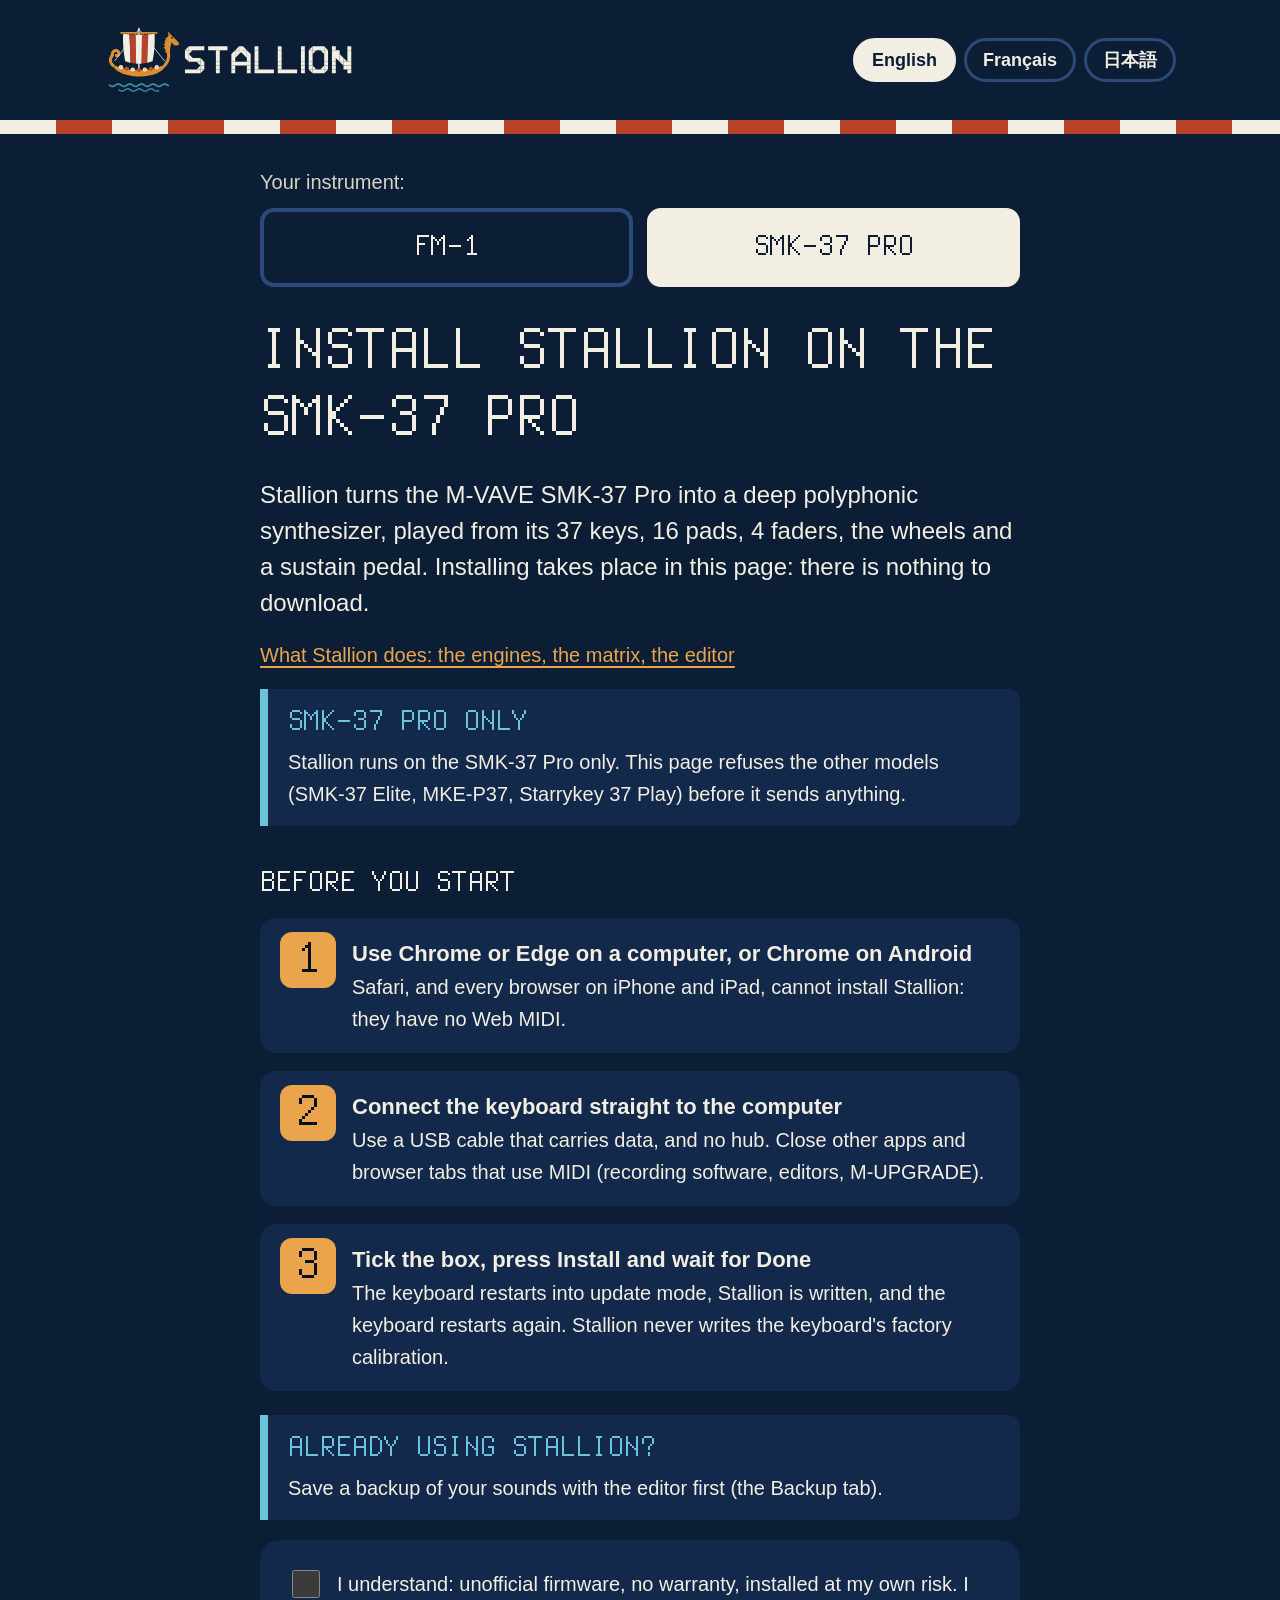
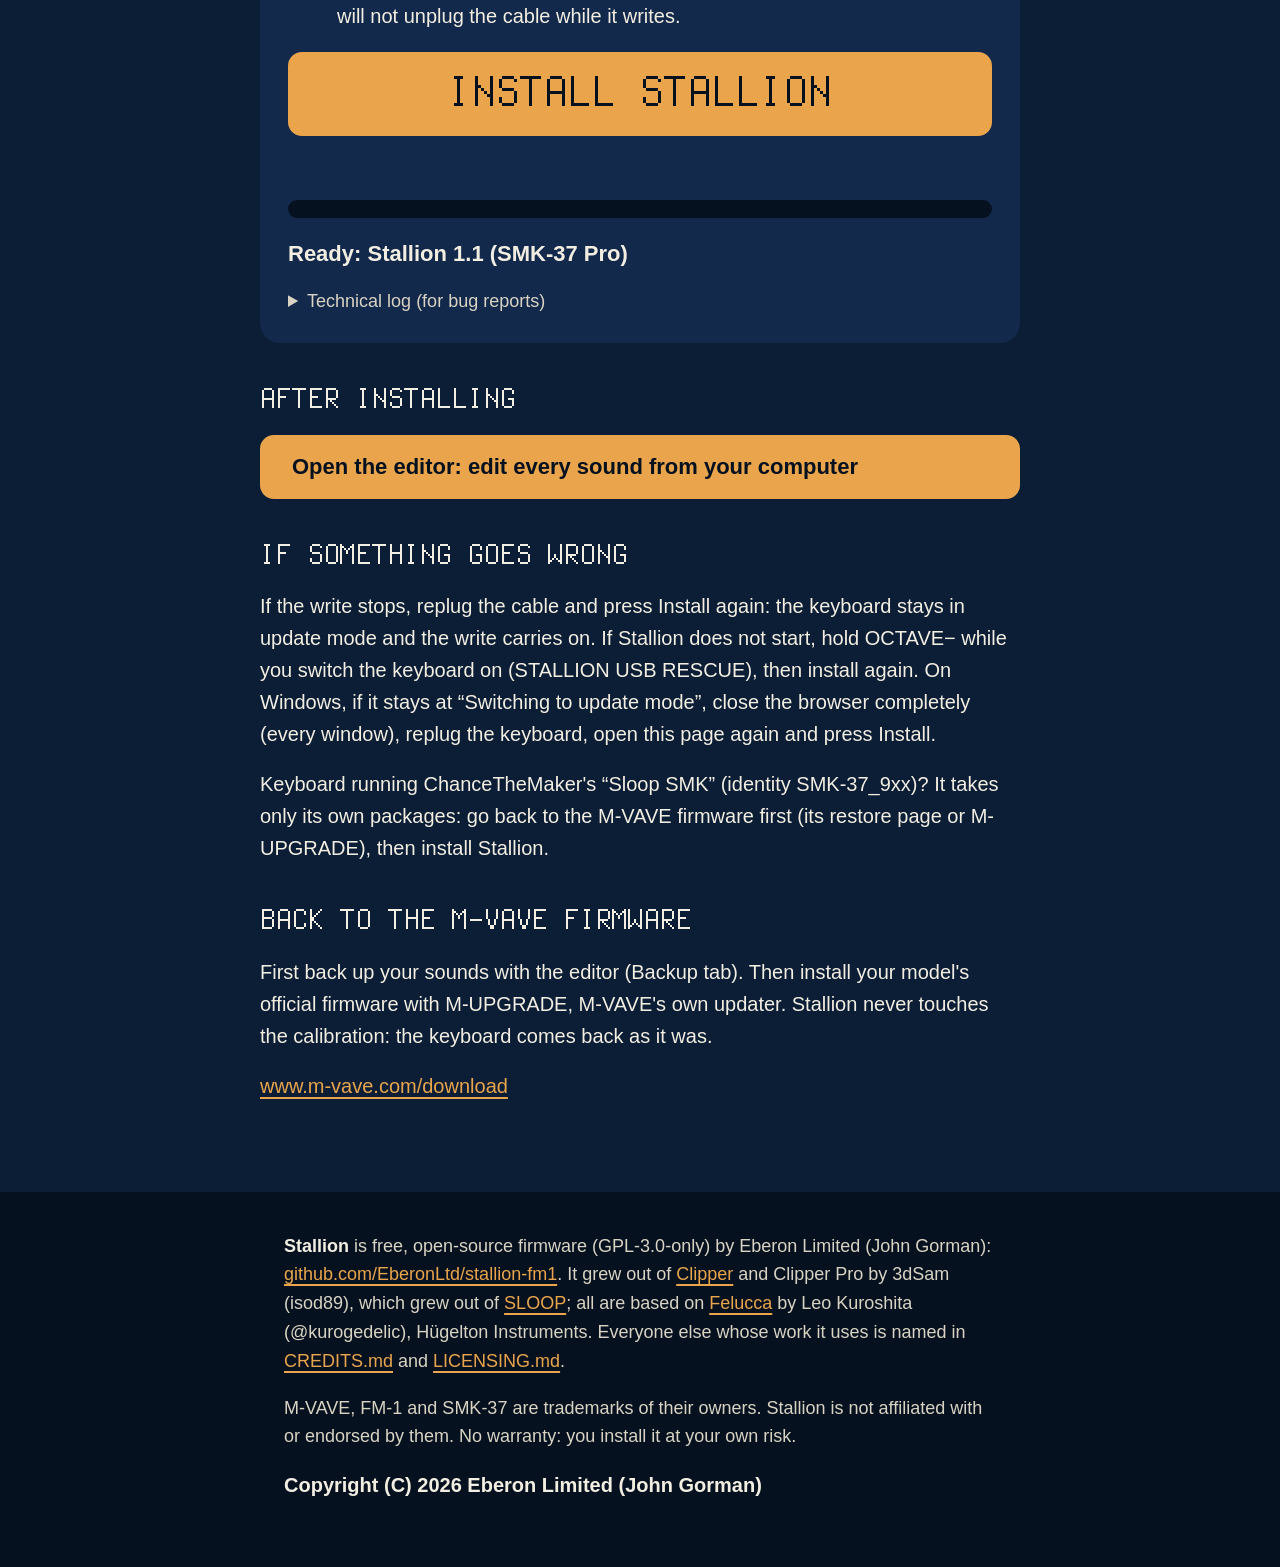
<file: webapp/installer-smk37/index.html>
<!doctype html>
<!-- SPDX-License-Identifier: GPL-3.0-only
     Copyright (C) 2026 Leo Kuroshita (@kurogedelic), Hügelton Instruments
     Changes: Copyright (C) 2026 Eberon Limited (John Gorman)
     Stallion's SMK-37 Pro installer (webapp/installer-smk37/). After the Clipper Pro installer (web/index_pro.html, isod89,
     its install logic kept as it is); web/make_site.py (with --smk37) inlines smkpkg.js, smkota.js, the package's
     metadata and web/site.css, and puts the FM-1 / SMK-37 Pro chooser at the BOARDS marker. Stallion supports the
     SMK-37 Pro only: choose() refuses the other models before anything is sent -->
<html lang="en">
<head>
<meta charset="utf-8">
<meta name="viewport" content="width=device-width, initial-scale=1">
<meta name="description" content="Install Stallion, the synthesizer firmware, on the M-VAVE SMK-37 Pro keyboard from your browser.">
<link rel="manifest" href="../stallion.webmanifest"><meta name="theme-color" content="#0B1E36"><link rel="icon" href="../icon-192.png">
<title>Stallion installer for the SMK-37 Pro</title>
<style>
  @font-face { font-family: "Stallion Pixel"; src: url("../stallion-pixel.ttf") format("truetype"); font-display: swap; }
/* SPDX-License-Identifier: GPL-3.0-only
   Copyright (C) 2026 Eberon Limited (John Gorman)
   Stallion's site style, shared by the front page and both installers (web/make_site.py puts it in each page at its
   SITE_CSS marker). The colours are the logo's (tools/gen_logo.py): deep-sea navy, sail white, Wicklow oak, rust, sea.
   Each colour means one thing everywhere:
     oak    what you do: install buttons, links that act, the step numbers
     sea    information: notes, the browser rule, captions' headings
     rust   a warning: do not unplug, no warranty, an error
     sail   the text
   Large type for weak eyes: body 20 px, nothing under 18 px; headings in the FM-1's own pixel font (Terminus, OFL)
   at multiples of 16 px so its pixels stay sharp. No thin lines: rules and borders are 3 px or more. */
:root {
  --navy: #0b1e36; --deep: #06111f; --panel: #12294b; --edge: #2c4a78;
  --sail: #f3eee2; --soft: #d9d3c4; --oak: #eaa54c; --oak-deep: #d98e2f; --rust: #ef7a5c; --rust-deep: #b8432a;
  --sea: #6cc3dc; --sea-deep: #3b8fa8;
  --body: "Avenir Next", "Segoe UI", "Helvetica Neue", Ubuntu, Roboto, "Noto Sans", Arial, sans-serif;
  --pixel: "Stallion Pixel", "Courier New", monospace;
  color-scheme: dark;
}
* { box-sizing: border-box; }
html { -webkit-text-size-adjust: 100%; scroll-behavior: smooth; }
@media (prefers-reduced-motion: reduce) { html { scroll-behavior: auto; } }
body { margin: 0; background: var(--navy); color: var(--sail); font: 500 20px/1.6 var(--body); }
img { max-width: 100%; height: auto; }
a { color: var(--oak); text-decoration-thickness: 2px; text-underline-offset: 4px; }
a:hover { color: var(--sail); }
:focus-visible { outline: 4px solid var(--sea); outline-offset: 4px; border-radius: 6px; }
p { margin: 0 0 18px; }
strong, b { font-weight: 700; color: var(--sail); }
.wrap { max-width: 1120px; margin: 0 auto; padding: 0 24px; }
.narrow { max-width: 760px; margin: 0 auto; padding: 0 24px; }
@media (max-width: 600px) { .wrap, .narrow { padding: 0 16px; } body { font-size: 19px; } }

/* the pixel font for headings: Terminus, drawn for 16 px; kept at 32, 48, 64 */
.px, h1, h2, h3 { font-family: var(--pixel); font-weight: 400; letter-spacing: 0; text-transform: uppercase;
                  -webkit-font-smoothing: none; font-smooth: never; }
h1 { font-size: 64px; line-height: 1.05; margin: 0 0 24px; }
h2 { font-size: 48px; line-height: 1.1; margin: 0 0 24px; }
h3 { font-size: 32px; line-height: 1.15; margin: 0 0 12px; }
@media (max-width: 700px) { h1 { font-size: 48px; } h2 { font-size: 32px; } h3 { font-size: 32px; } }
@media (max-width: 380px) { h1 { font-size: 32px; } }
.kicker { font: 400 32px/1.1 var(--pixel); color: var(--sea); text-transform: uppercase; margin: 0 0 12px; display: block; }
.lead { font-size: 24px; line-height: 1.5; max-width: 40em; }
@media (max-width: 600px) { .lead { font-size: 21px; } }

/* the header: the logo, the language buttons */
.bar { display: flex; align-items: center; justify-content: space-between; gap: 16px; padding-top: 20px; padding-bottom: 20px; flex-wrap: wrap; }
.bar .logo { display: block; line-height: 0; }
.bar .logo svg { display: block; width: 260px; height: auto; border-radius: 12px; }
@media (max-width: 600px) { .bar .logo svg { width: 190px; } }
.langs { display: flex; gap: 8px; flex-wrap: wrap; }
.lang { font: 600 18px/1 var(--body); color: var(--sail); background: transparent; border: 3px solid var(--edge);
        border-radius: 999px; padding: 10px 16px; cursor: pointer; min-height: 44px; }
.lang:hover { border-color: var(--sail); }
.lang[aria-current="true"] { background: var(--sail); color: var(--navy); border-color: var(--sail); }

/* the sail: white and rust stripes, the logo's square sail, as a divider */
.sail { height: 14px; background: repeating-linear-gradient(90deg, var(--sail) 0 56px, var(--rust-deep) 56px 112px); }
.sea-line { height: 10px; background: radial-gradient(circle at 10px -4px, transparent 9px, var(--sea-deep) 10px 13px, transparent 14px) 0 0 / 40px 10px repeat-x; opacity: .9; }

/* buttons: oak blocks, big */
.btn { display: inline-flex; align-items: center; justify-content: center; gap: 12px; min-height: 64px; padding: 14px 28px;
       font: 400 32px/1 var(--pixel); text-transform: uppercase; text-decoration: none; color: var(--deep);
       background: var(--oak); border: 4px solid var(--oak); border-radius: 14px; cursor: pointer; }
.btn:hover { background: var(--sail); border-color: var(--sail); color: var(--deep); }
.btn.ghost { background: transparent; color: var(--sail); border-color: var(--sail); }
.btn.ghost:hover { background: var(--sail); color: var(--deep); }
.btn small { font: 600 18px/1.2 var(--body); text-transform: none; display: block; }
.btn.text { font: 700 22px/1.3 var(--body); text-transform: none; }
.btn[disabled] { background: var(--panel); border-color: var(--edge); color: var(--soft); cursor: default; }
@media (max-width: 600px) { .btn { font-size: 32px; padding: 12px 18px; } }

/* notes: sea for information, rust for a warning */
.note, .warn { border-left: 8px solid var(--sea); background: var(--panel); padding: 16px 20px; border-radius: 0 12px 12px 0;
               margin: 0 0 20px; }
.warn { border-left-color: var(--rust); }
.note b, .warn b { display: block; font: 400 32px/1.1 var(--pixel); text-transform: uppercase; margin-bottom: 6px; }
.note b { color: var(--sea); } .warn b { color: var(--rust); }
.note p:last-child, .warn p:last-child { margin: 0; }

/* the device: a drawn frame around a screen, so a screenshot reads as the product */
.device { display: block; background: #04070d; border: 4px solid var(--edge); border-radius: 28px; padding: 16px;
          box-shadow: 0 24px 48px rgba(0, 0, 0, .45), inset 0 0 0 4px #000; }
.device img { display: block; width: 100%; height: auto; image-rendering: pixelated; border-radius: 6px; }
.photo { display: block; width: 100%; height: auto; border-radius: 22px; }

/* steps: big oak numbers */
.steps { list-style: none; counter-reset: s; margin: 0; padding: 0; display: grid; gap: 18px; }
.steps > li { counter-increment: s; position: relative; padding: 18px 20px 18px 92px; background: var(--panel);
              border-radius: 16px; min-height: 84px; }
.steps > li::before { content: counter(s); position: absolute; left: 20px; top: 14px; width: 56px; height: 56px;
                      display: grid; place-items: center; font: 400 48px/1 var(--pixel); color: var(--deep);
                      background: var(--oak); border-radius: 12px; }
.steps > li b { display: block; font-size: 22px; }

/* the footer */
.foot { background: var(--deep); padding: 40px 0 48px; margin-top: 64px; }
.foot p { color: var(--soft); font-size: 18px; }
.foot .copy { color: var(--sail); font-weight: 700; font-size: 20px; }
[hidden] { display: none !important; }


  /* the installer's own parts */
  .boards { margin: 8px 0 32px; }
  .boards p { font-size: 20px; margin: 0 0 10px; color: var(--soft); }
  .boards div { display: grid; grid-template-columns: 1fr 1fr; gap: 14px; }
  .boards a { display: block; text-align: center; font: 400 32px/1.1 var(--pixel); text-transform: uppercase; padding: 18px 8px;
              border: 4px solid var(--edge); color: var(--sail); text-decoration: none; border-radius: 14px; }
  .boards a:hover { border-color: var(--sail); }
  .boards a[aria-current="page"] { background: var(--sail); color: var(--navy); border-color: var(--sail); }
  .hero-i { padding: 24px 0 8px; }
  .panel { background: var(--panel); border-radius: 20px; padding: 28px; margin: 0 0 28px; }
  @media (max-width: 600px) { .panel { padding: 20px 16px; } }
  button#go { width: 100%; min-height: 84px; font-size: 48px; }
  #status { margin: 18px 0 0; min-height: 1.6em; font-size: 22px; font-weight: 700; font-variant-numeric: tabular-nums; }
  #status.bad { color: var(--rust); } #status.good { color: var(--sea); }
  #device { color: var(--soft); font-size: 18px; min-height: 1.4em; margin: 12px 0 0; }
  progress { -webkit-appearance: none; appearance: none; display: block; width: 100%; height: 18px; border: 0;
             border-radius: 9px; background: var(--deep); overflow: hidden; margin-top: 20px; }
  progress::-webkit-progress-bar { background: var(--deep); }
  progress::-webkit-progress-value { background: var(--oak); }
  progress::-moz-progress-bar { background: var(--oak); }
  details.log { margin: 16px 0 0; } details.log summary { cursor: pointer; font-size: 18px; color: var(--soft); }
  pre { color: var(--soft); font-size: 16px; white-space: pre-wrap; margin: 8px 0 0; max-height: 220px; overflow: auto;
        background: var(--deep); padding: 12px; border-radius: 10px; }
  label.ck { display: flex; gap: 14px; align-items: flex-start; margin: 0 0 20px; cursor: pointer; font-size: 20px; }
  input[type="checkbox"] { width: 28px; height: 28px; flex: none; margin-top: 2px; accent-color: var(--oak); }
  .after { display: grid; gap: 14px; }
  .after .btn { justify-content: flex-start; text-align: left; }
  h2.sec { font-size: 32px; margin: 40px 0 16px; color: var(--sail); }
  .trouble p { font-size: 20px; }
  details.stock { background: var(--panel); border-radius: 16px; padding: 18px 22px; margin: 28px 0 0; }
  details.stock summary { cursor: pointer; font: 400 32px/1.2 var(--pixel); text-transform: uppercase; color: var(--sail); }
  details.stock[open] summary { margin-bottom: 14px; }
  input[type="file"] { font: inherit; font-size: 18px; color: var(--sail); margin-top: 8px; }
  button#stock-go { font: 400 32px/1 var(--pixel); text-transform: uppercase; background: transparent; color: var(--sail);
                    border: 4px solid var(--sail); border-radius: 14px; padding: 14px 22px; cursor: pointer; }
  button#stock-go:disabled { color: var(--soft); border-color: var(--edge); cursor: default; }
  .back-home { font-size: 20px; }

  #status.bad { color: var(--rust); }
</style>
</head>
<body>
<header class="wrap bar"><a class="logo" href="../../" aria-label="Stallion home"><svg xmlns="http://www.w3.org/2000/svg" viewBox="0 0 783.657 240" width="783.657" height="240" role="img" aria-label="Stallion">
<!-- Stallion (EberonLtd), drawn by tools/gen_logo.py; GPL-3.0-only -->
<rect width="783.657" height="240" rx="24" fill="#0B1E36"/>
<polygon points="26.9,134.7 36.6,138.5 46.4,141.9 56.2,144.7 66.0,147.0 75.8,148.8 85.5,150.1 95.3,150.9 105.1,151.1 114.9,150.9 124.7,150.1 134.4,148.8 144.2,147.0 154.0,144.7 163.8,141.9 173.6,138.5 183.3,134.7 187.5,131.6 185.3,138.5 181.5,144.8 176.1,150.5 169.3,155.4 161.4,159.7 152.5,163.3 142.8,166.1 132.4,168.3 121.6,169.7 110.5,170.3 99.3,170.2 88.1,169.3 77.2,167.6 66.8,165.1 56.9,161.8 47.8,157.7 39.6,152.7 32.6,146.9 27.0,140.2 22.7,132.6" fill="#D98E2F"/>
<polyline points="183.3,136.7 185.3,134.2 187.1,131.6 188.7,129.0 190.1,126.4 191.3,123.8 192.4,121.1 193.2,118.5 193.9,115.9 194.4,113.2 194.7,110.6 194.8,107.9 194.7,105.3 194.5,102.6 194.0,99.9 193.4,97.2 192.6,94.5" fill="none" stroke="#D98E2F" stroke-width="9.26" stroke-linecap="round" stroke-linejoin="round"/>
<polyline points="26.9,136.7 25.2,134.9 23.7,133.1 22.4,131.3 21.4,129.4 20.5,127.5 19.9,125.7 19.5,123.8 19.3,121.8 19.4,119.9 19.6,118.0 20.1,116.0 20.7,114.0 21.6,112.0 22.7,110.0 24.0,108.0 25.6,106.0 25.2,103.8 25.3,101.7 25.7,99.7 26.5,97.8 27.5,96.2 28.8,94.7 30.3,93.6 32.0,92.7 33.7,92.2 35.4,92.0 37.2,92.1 38.8,92.5 40.3,93.1 41.6,94.0 42.7,95.1 43.6,96.3 44.2,97.7 44.6,99.0 44.7,100.4 44.6,101.7 44.2,103.0 43.7,104.1 42.9,105.1 42.1,105.9 41.1,106.5 40.1,106.9 39.1,107.1 38.1,107.1 37.2,106.9" fill="none" stroke="#D98E2F" stroke-width="9.26" stroke-linecap="round" stroke-linejoin="round"/>
<polygon points="186.4,99.7 185.4,94.0 184.7,88.5 180.1,83.2 184.1,78.2 180.2,73.4 184.9,68.8 181.6,64.4 186.9,60.3 184.2,56.4 190.1,52.8 192.2,49.4 194.7,46.1 192.6,33.8 201.9,44.1 224.5,66.7 225.6,69.0 226.0,71.1 225.8,72.9 225.0,74.5 223.5,75.9 221.4,77.0 218.0,77.1 215.0,76.7 212.4,75.9 210.1,74.7 208.2,73.1 206.8,71.0 205.7,68.6 205.0,65.7 203.1,70.3 201.5,75.3 200.3,80.6 199.5,86.3 198.9,92.3 198.8,98.6" fill="#D98E2F"/>
<circle cx="205.0" cy="53.4" r="2.68" fill="#0B1E36"/>
<polyline points="105.1,149.1 105.1,25.6" fill="none" stroke="#F3EEE2" stroke-width="4.12" stroke-linecap="round" stroke-linejoin="round"/>
<polyline points="105.1,27.6 183.3,124.4" fill="none" stroke="#F3EEE2" stroke-width="2.26" stroke-linecap="round" stroke-linejoin="round"/>
<polyline points="105.1,27.6 33.0,122.3" fill="none" stroke="#F3EEE2" stroke-width="2.26" stroke-linecap="round" stroke-linejoin="round"/>
<polyline points="51.6,38.9 158.6,38.9" fill="none" stroke="#D98E2F" stroke-width="5.15" stroke-linecap="round" stroke-linejoin="round"/>
<polygon points="63.9,124.4 62.0,114.1 60.5,103.8 59.2,93.5 58.3,83.2 57.7,72.9 57.4,62.6 57.4,52.3 57.7,42.0 63.7,42.5 69.6,42.9 75.5,43.3 76.7,43.3 77.1,54.0 77.5,64.7 78.0,75.4 78.4,86.1 78.8,96.8 79.2,107.5 79.7,118.2 80.1,128.9 79.4,128.8 74.2,127.5 69.1,126.1" fill="#F3EEE2"/>
<polygon points="80.1,128.9 79.7,118.2 79.2,107.5 78.8,96.8 78.4,86.1 78.0,75.4 77.5,64.7 77.1,54.0 76.7,43.3 81.4,43.6 87.3,43.8 93.3,44.0 95.6,44.0 95.8,54.9 95.9,65.8 96.0,76.7 96.2,87.6 96.3,98.5 96.4,109.4 96.6,120.4 96.7,131.3 94.8,131.1 89.7,130.6 84.5,129.8" fill="#B8432A"/>
<polygon points="96.7,131.3 96.6,120.4 96.4,109.4 96.3,98.5 96.2,87.6 96.0,76.7 95.9,65.8 95.8,54.9 95.6,44.0 99.2,44.1 105.1,44.1 111.0,44.1 114.6,44.0 114.4,54.9 114.3,65.8 114.2,76.7 114.0,87.6 113.9,98.5 113.8,109.4 113.6,120.4 113.5,131.3 110.2,131.5 105.1,131.6 100.0,131.5" fill="#F3EEE2"/>
<polygon points="113.5,131.3 113.6,120.4 113.8,109.4 113.9,98.5 114.0,87.6 114.2,76.7 114.3,65.8 114.4,54.9 114.6,44.0 116.9,44.0 122.9,43.8 128.8,43.6 133.5,43.3 133.1,54.0 132.7,64.7 132.3,75.4 131.8,86.1 131.4,96.8 131.0,107.5 130.5,118.2 130.1,128.9 125.7,129.8 120.5,130.6 115.4,131.1" fill="#B8432A"/>
<polygon points="130.1,128.9 130.5,118.2 131.0,107.5 131.4,96.8 131.8,86.1 132.3,75.4 132.7,64.7 133.1,54.0 133.5,43.3 134.7,43.3 140.6,42.9 146.5,42.5 152.5,42.0 152.8,52.3 152.8,62.6 152.6,72.9 151.9,83.2 151.0,93.5 149.8,103.8 148.2,114.1 146.3,124.4 141.1,126.1 136.0,127.5 130.8,128.8" fill="#F3EEE2"/>
<circle cx="51.1" cy="142.2" r="6.38" fill="#F3EEE2"/>
<circle cx="51.1" cy="142.2" r="2.06" fill="#D98E2F"/>
<circle cx="68.8" cy="146.5" r="6.38" fill="#B8432A"/>
<circle cx="68.8" cy="146.5" r="2.06" fill="#D98E2F"/>
<circle cx="86.8" cy="149.2" r="6.38" fill="#F3EEE2"/>
<circle cx="86.8" cy="149.2" r="2.06" fill="#D98E2F"/>
<circle cx="104.9" cy="150.1" r="6.38" fill="#B8432A"/>
<circle cx="104.9" cy="150.1" r="2.06" fill="#D98E2F"/>
<circle cx="123.1" cy="149.2" r="6.38" fill="#F3EEE2"/>
<circle cx="123.1" cy="149.2" r="2.06" fill="#D98E2F"/>
<circle cx="141.1" cy="146.6" r="6.38" fill="#B8432A"/>
<circle cx="141.1" cy="146.6" r="2.06" fill="#D98E2F"/>
<circle cx="158.8" cy="142.3" r="6.38" fill="#F3EEE2"/>
<circle cx="158.8" cy="142.3" r="2.06" fill="#D98E2F"/>
<polyline points="16.6,196.4 18.6,197.7 20.7,198.9 22.7,199.7 24.8,200.0 26.9,199.9 28.9,199.3 31.0,198.3 33.0,197.1 35.1,195.8 37.2,194.5 39.2,193.6 41.3,193.0 43.3,192.9 45.4,193.2 47.5,194.0 49.5,195.1 51.6,196.4 53.6,197.7 55.7,198.9 57.7,199.7 59.8,200.0 61.9,199.9 63.9,199.3 66.0,198.3 68.0,197.1 70.1,195.8 72.2,194.5 74.2,193.6 76.3,193.0 78.3,192.9 80.4,193.2 82.5,194.0 84.5,195.1 86.6,196.4 88.6,197.7 90.7,198.9 92.7,199.7 94.8,200.0 96.9,199.9 98.9,199.3 101.0,198.3 103.0,197.1 105.1,195.8 107.2,194.5 109.2,193.6 111.3,193.0 113.3,192.9 115.4,193.2 117.5,194.0 119.5,195.1 121.6,196.4 123.6,197.7 125.7,198.9 127.7,199.7 129.8,200.0 131.9,199.9 133.9,199.3 136.0,198.3 138.0,197.1 140.1,195.8 142.2,194.5 144.2,193.6 146.3,193.0 148.3,192.9 150.4,193.2 152.5,194.0 154.5,195.1 156.6,196.4 158.6,197.7 160.7,198.9 162.7,199.7 164.8,200.0 166.9,199.9 168.9,199.3 171.0,198.3 173.0,197.1 175.1,195.8 177.2,194.5 179.2,193.6 181.3,193.0 183.3,192.9 185.4,193.2 187.5,194.0 189.5,195.1 191.6,196.4 193.6,197.7" fill="none" stroke="#3B8FA8" stroke-width="5.15" stroke-linecap="round" stroke-linejoin="round"/>
<polyline points="45.4,210.9 47.5,212.2 49.5,213.3 51.6,214.1 53.6,214.4 55.7,214.3 57.7,213.7 59.8,212.7 61.9,211.5 63.9,210.2 66.0,209.0 68.0,208.0 70.1,207.4 72.2,207.3 74.2,207.6 76.3,208.4 78.3,209.6 80.4,210.9 82.5,212.2 84.5,213.3 86.6,214.1 88.6,214.4 90.7,214.3 92.7,213.7 94.8,212.7 96.9,211.5 98.9,210.2 101.0,209.0 103.0,208.0 105.1,207.4 107.2,207.3 109.2,207.6 111.3,208.4 113.3,209.6 115.4,210.9 117.5,212.2 119.5,213.3 121.6,214.1 123.6,214.4 125.7,214.3 127.7,213.7 129.8,212.7 131.9,211.5 133.9,210.2 136.0,209.0 138.0,208.0 140.1,207.4 142.2,207.3 144.2,207.6 146.3,208.4 148.3,209.6 150.4,210.9 152.5,212.2 154.5,213.3 156.6,214.1 158.6,214.4 160.7,214.3 162.7,213.7 164.8,212.7" fill="none" stroke="#3B8FA8" stroke-width="4.12" stroke-linecap="round" stroke-linejoin="round"/>
<polygon points="255.7,79.2 302.3,79.2 302.3,90.9 255.7,90.9" fill="#F3EEE2"/>
<polygon points="255.7,79.2 244.0,90.9 255.7,90.9" fill="#F3EEE2"/>
<polygon points="267.3,90.9 255.7,90.9 255.7,102.5" fill="#F3EEE2"/>
<polygon points="313.9,79.2 372.2,79.2 372.2,90.9 313.9,90.9" fill="#F3EEE2"/>
<polygon points="407.2,79.2 418.9,79.2 418.9,90.9 407.2,90.9" fill="#F3EEE2"/>
<polygon points="407.2,79.2 395.5,90.9 407.2,90.9" fill="#F3EEE2"/>
<polygon points="418.9,90.9 407.2,90.9 407.2,102.5" fill="#F3EEE2"/>
<polygon points="418.9,79.2 430.5,90.9 418.9,90.9" fill="#F3EEE2"/>
<polygon points="407.2,90.9 418.9,90.9 418.9,102.5" fill="#F3EEE2"/>
<polygon points="453.8,79.2 465.5,79.2 465.5,90.9 453.8,90.9" fill="#F3EEE2"/>
<polygon points="523.8,79.2 535.4,79.2 535.4,90.9 523.8,90.9" fill="#F3EEE2"/>
<polygon points="593.7,79.2 605.4,79.2 605.4,90.9 593.7,90.9" fill="#F3EEE2"/>
<polygon points="628.7,79.2 663.7,79.2 663.7,90.9 628.7,90.9" fill="#F3EEE2"/>
<polygon points="628.7,79.2 617.0,90.9 628.7,90.9" fill="#F3EEE2"/>
<polygon points="640.3,90.9 628.7,90.9 628.7,102.5" fill="#F3EEE2"/>
<polygon points="663.7,79.2 675.3,90.9 663.7,90.9" fill="#F3EEE2"/>
<polygon points="652.0,90.9 663.7,90.9 663.7,102.5" fill="#F3EEE2"/>
<polygon points="687.0,79.2 698.6,79.2 698.6,90.9 687.0,90.9" fill="#F3EEE2"/>
<polygon points="733.6,79.2 745.3,79.2 745.3,90.9 733.6,90.9" fill="#F3EEE2"/>
<polygon points="244.0,90.9 255.7,90.9 255.7,102.5 244.0,102.5" fill="#F3EEE2"/>
<polygon points="337.3,90.9 348.9,90.9 348.9,102.5 337.3,102.5" fill="#F3EEE2"/>
<polygon points="395.5,90.9 407.2,90.9 407.2,102.5 395.5,102.5" fill="#F3EEE2"/>
<polygon points="395.5,90.9 383.9,102.5 395.5,102.5" fill="#F3EEE2"/>
<polygon points="407.2,102.5 395.5,102.5 395.5,114.2" fill="#F3EEE2"/>
<polygon points="418.9,90.9 430.5,90.9 430.5,102.5 418.9,102.5" fill="#F3EEE2"/>
<polygon points="430.5,90.9 442.2,102.5 430.5,102.5" fill="#F3EEE2"/>
<polygon points="418.9,102.5 430.5,102.5 430.5,114.2" fill="#F3EEE2"/>
<polygon points="453.8,90.9 465.5,90.9 465.5,102.5 453.8,102.5" fill="#F3EEE2"/>
<polygon points="523.8,90.9 535.4,90.9 535.4,102.5 523.8,102.5" fill="#F3EEE2"/>
<polygon points="593.7,90.9 605.4,90.9 605.4,102.5 593.7,102.5" fill="#F3EEE2"/>
<polygon points="617.0,90.9 628.7,90.9 628.7,102.5 617.0,102.5" fill="#F3EEE2"/>
<polygon points="663.7,90.9 675.3,90.9 675.3,102.5 663.7,102.5" fill="#F3EEE2"/>
<polygon points="687.0,90.9 710.3,90.9 710.3,102.5 687.0,102.5" fill="#F3EEE2"/>
<polygon points="733.6,90.9 745.3,90.9 745.3,102.5 733.6,102.5" fill="#F3EEE2"/>
<polygon points="244.0,102.5 255.7,102.5 255.7,114.2 244.0,114.2" fill="#F3EEE2"/>
<polygon points="255.7,102.5 267.3,114.2 255.7,114.2" fill="#F3EEE2"/>
<polygon points="244.0,114.2 255.7,114.2 255.7,125.8" fill="#F3EEE2"/>
<polygon points="337.3,102.5 348.9,102.5 348.9,114.2 337.3,114.2" fill="#F3EEE2"/>
<polygon points="383.9,102.5 395.5,102.5 395.5,114.2 383.9,114.2" fill="#F3EEE2"/>
<polygon points="430.5,102.5 442.2,102.5 442.2,114.2 430.5,114.2" fill="#F3EEE2"/>
<polygon points="453.8,102.5 465.5,102.5 465.5,114.2 453.8,114.2" fill="#F3EEE2"/>
<polygon points="523.8,102.5 535.4,102.5 535.4,114.2 523.8,114.2" fill="#F3EEE2"/>
<polygon points="593.7,102.5 605.4,102.5 605.4,114.2 593.7,114.2" fill="#F3EEE2"/>
<polygon points="617.0,102.5 628.7,102.5 628.7,114.2 617.0,114.2" fill="#F3EEE2"/>
<polygon points="663.7,102.5 675.3,102.5 675.3,114.2 663.7,114.2" fill="#F3EEE2"/>
<polygon points="687.0,102.5 710.3,102.5 710.3,114.2 687.0,114.2" fill="#F3EEE2"/>
<polygon points="710.3,102.5 721.9,114.2 710.3,114.2" fill="#F3EEE2"/>
<polygon points="698.6,114.2 710.3,114.2 710.3,125.8" fill="#F3EEE2"/>
<polygon points="733.6,102.5 745.3,102.5 745.3,114.2 733.6,114.2" fill="#F3EEE2"/>
<polygon points="255.7,114.2 290.6,114.2 290.6,125.8 255.7,125.8" fill="#F3EEE2"/>
<polygon points="290.6,114.2 302.3,125.8 290.6,125.8" fill="#F3EEE2"/>
<polygon points="279.0,125.8 290.6,125.8 290.6,137.5" fill="#F3EEE2"/>
<polygon points="337.3,114.2 348.9,114.2 348.9,125.8 337.3,125.8" fill="#F3EEE2"/>
<polygon points="383.9,114.2 395.5,114.2 395.5,125.8 383.9,125.8" fill="#F3EEE2"/>
<polygon points="430.5,114.2 442.2,114.2 442.2,125.8 430.5,125.8" fill="#F3EEE2"/>
<polygon points="453.8,114.2 465.5,114.2 465.5,125.8 453.8,125.8" fill="#F3EEE2"/>
<polygon points="523.8,114.2 535.4,114.2 535.4,125.8 523.8,125.8" fill="#F3EEE2"/>
<polygon points="593.7,114.2 605.4,114.2 605.4,125.8 593.7,125.8" fill="#F3EEE2"/>
<polygon points="617.0,114.2 628.7,114.2 628.7,125.8 617.0,125.8" fill="#F3EEE2"/>
<polygon points="663.7,114.2 675.3,114.2 675.3,125.8 663.7,125.8" fill="#F3EEE2"/>
<polygon points="687.0,114.2 698.6,114.2 698.6,125.8 687.0,125.8" fill="#F3EEE2"/>
<polygon points="710.3,114.2 721.9,114.2 721.9,125.8 710.3,125.8" fill="#F3EEE2"/>
<polygon points="721.9,114.2 733.6,125.8 721.9,125.8" fill="#F3EEE2"/>
<polygon points="710.3,125.8 721.9,125.8 721.9,137.5" fill="#F3EEE2"/>
<polygon points="733.6,114.2 745.3,114.2 745.3,125.8 733.6,125.8" fill="#F3EEE2"/>
<polygon points="290.6,125.8 302.3,125.8 302.3,137.5 290.6,137.5" fill="#F3EEE2"/>
<polygon points="337.3,125.8 348.9,125.8 348.9,137.5 337.3,137.5" fill="#F3EEE2"/>
<polygon points="383.9,125.8 442.2,125.8 442.2,137.5 383.9,137.5" fill="#F3EEE2"/>
<polygon points="453.8,125.8 465.5,125.8 465.5,137.5 453.8,137.5" fill="#F3EEE2"/>
<polygon points="523.8,125.8 535.4,125.8 535.4,137.5 523.8,137.5" fill="#F3EEE2"/>
<polygon points="593.7,125.8 605.4,125.8 605.4,137.5 593.7,137.5" fill="#F3EEE2"/>
<polygon points="617.0,125.8 628.7,125.8 628.7,137.5 617.0,137.5" fill="#F3EEE2"/>
<polygon points="663.7,125.8 675.3,125.8 675.3,137.5 663.7,137.5" fill="#F3EEE2"/>
<polygon points="687.0,125.8 698.6,125.8 698.6,137.5 687.0,137.5" fill="#F3EEE2"/>
<polygon points="721.9,125.8 745.3,125.8 745.3,137.5 721.9,137.5" fill="#F3EEE2"/>
<polygon points="290.6,137.5 302.3,137.5 302.3,149.1 290.6,149.1" fill="#F3EEE2"/>
<polygon points="290.6,137.5 279.0,149.1 290.6,149.1" fill="#F3EEE2"/>
<polygon points="302.3,149.1 290.6,149.1 290.6,160.8" fill="#F3EEE2"/>
<polygon points="337.3,137.5 348.9,137.5 348.9,149.1 337.3,149.1" fill="#F3EEE2"/>
<polygon points="383.9,137.5 395.5,137.5 395.5,149.1 383.9,149.1" fill="#F3EEE2"/>
<polygon points="430.5,137.5 442.2,137.5 442.2,149.1 430.5,149.1" fill="#F3EEE2"/>
<polygon points="453.8,137.5 465.5,137.5 465.5,149.1 453.8,149.1" fill="#F3EEE2"/>
<polygon points="523.8,137.5 535.4,137.5 535.4,149.1 523.8,149.1" fill="#F3EEE2"/>
<polygon points="593.7,137.5 605.4,137.5 605.4,149.1 593.7,149.1" fill="#F3EEE2"/>
<polygon points="617.0,137.5 628.7,137.5 628.7,149.1 617.0,149.1" fill="#F3EEE2"/>
<polygon points="628.7,137.5 640.3,149.1 628.7,149.1" fill="#F3EEE2"/>
<polygon points="617.0,149.1 628.7,149.1 628.7,160.8" fill="#F3EEE2"/>
<polygon points="663.7,137.5 675.3,137.5 675.3,149.1 663.7,149.1" fill="#F3EEE2"/>
<polygon points="663.7,137.5 652.0,149.1 663.7,149.1" fill="#F3EEE2"/>
<polygon points="675.3,149.1 663.7,149.1 663.7,160.8" fill="#F3EEE2"/>
<polygon points="687.0,137.5 698.6,137.5 698.6,149.1 687.0,149.1" fill="#F3EEE2"/>
<polygon points="721.9,137.5 745.3,137.5 745.3,149.1 721.9,149.1" fill="#F3EEE2"/>
<polygon points="244.0,149.1 290.6,149.1 290.6,160.8 244.0,160.8" fill="#F3EEE2"/>
<polygon points="337.3,149.1 348.9,149.1 348.9,160.8 337.3,160.8" fill="#F3EEE2"/>
<polygon points="383.9,149.1 395.5,149.1 395.5,160.8 383.9,160.8" fill="#F3EEE2"/>
<polygon points="430.5,149.1 442.2,149.1 442.2,160.8 430.5,160.8" fill="#F3EEE2"/>
<polygon points="453.8,149.1 512.1,149.1 512.1,160.8 453.8,160.8" fill="#F3EEE2"/>
<polygon points="523.8,149.1 582.1,149.1 582.1,160.8 523.8,160.8" fill="#F3EEE2"/>
<polygon points="593.7,149.1 605.4,149.1 605.4,160.8 593.7,160.8" fill="#F3EEE2"/>
<polygon points="628.7,149.1 663.7,149.1 663.7,160.8 628.7,160.8" fill="#F3EEE2"/>
<polygon points="687.0,149.1 698.6,149.1 698.6,160.8 687.0,160.8" fill="#F3EEE2"/>
<polygon points="733.6,149.1 745.3,149.1 745.3,160.8 733.6,160.8" fill="#F3EEE2"/>
</svg>
</a>
  <div class="langs" role="group" aria-label="Language / Langue / 言語"><button class="lang" data-l="en">English</button><button class="lang" data-l="fr">Français</button><button class="lang" data-l="ja">日本語</button></div></header>
<div class="sail" role="presentation"></div>
<main class="narrow hero-i">
  <nav class="boards"><p data-t="boardPick"></p><div><a href="../installer/">FM-1</a><a href="../installer-smk37/" aria-current="page">SMK-37 Pro</a></div></nav>
  
  <h1 data-t="h1"></h1>
  <p class="lead" data-t="lead"></p>
  <p class="back-home"><a href="../../" data-t="homeLink"></a></p>
  <div class="note"><b data-t="proOnlyT"></b><p data-t="proOnly"></p></div>
  <h2 class="sec" data-t="stepsT"></h2>
  <ol class="steps">
    <li><b data-t="s1T"></b><span data-t="s1"></span></li>
    <li><b data-t="s2T"></b><span data-t="s2"></span></li>
    <li><b data-t="s3T"></b><span data-t="s3"></span></li>
  </ol>
  <div class="note" style="margin-top:24px"><b data-t="backupT"></b><p data-t="backup"></p></div>
  <div class="panel">
    <label class="ck"><input type="checkbox" id="risk"> <span data-t="risk"></span></label>
    <p><button id="go" class="btn" disabled data-t="install"></button></p>
    <p id="device"></p>
    <progress id="bar" max="100" value="0"></progress>
    <p id="status" role="status" aria-live="polite"></p>
    <p id="next" hidden><a class="btn text" href="../installer/" data-t="toFm1"></a></p>
    <details class="log"><summary data-t="logT"></summary><pre id="log"></pre></details>
  </div>
  <h2 class="sec" data-t="afterT"></h2>
  <div class="after"><a class="btn text" href="../editor/" data-t="editor"></a></div>
  <section class="trouble">
    <h2 class="sec" data-t="rescueT"></h2>
    <p data-t="rescue"></p>
    <p data-t="other2"></p>
    <h2 class="sec" data-t="backT"></h2>
    <p data-t="back"></p>
    <p><a href="https://www.m-vave.com/download" target="_blank" rel="noopener">www.m-vave.com/download</a></p>
  </section>
</main>
<footer class="foot">
  <div class="narrow">
    <p lang="en"><b>Stallion</b> is free, open-source firmware (GPL-3.0-only) by Eberon Limited (John Gorman):
      <a href="https://github.com/EberonLtd/stallion-fm1" target="_blank" rel="noopener">github.com/EberonLtd/stallion-fm1</a>.
      It grew out of <a href="https://github.com/isod89/clipper-fm1" target="_blank" rel="noopener">Clipper</a> and Clipper Pro by 3dSam (isod89), which grew out of
      <a href="https://github.com/isod89/sloop-fm1" target="_blank" rel="noopener">SLOOP</a>; all are based on
      <a href="https://github.com/hugelton/Felucca" target="_blank" rel="noopener">Felucca</a> by Leo Kuroshita (@kurogedelic), Hügelton Instruments.
      Everyone else whose work it uses is named in
      <a href="https://github.com/EberonLtd/stallion-fm1/blob/main/CREDITS.md" target="_blank" rel="noopener">CREDITS.md</a> and
      <a href="https://github.com/EberonLtd/stallion-fm1/blob/main/LICENSING.md" target="_blank" rel="noopener">LICENSING.md</a>.</p>
    <p lang="en">M-VAVE, FM-1 and SMK-37 are trademarks of their owners. Stallion is not affiliated with or endorsed by them. No warranty: you install it at your own risk.</p>
    <p class="copy">Copyright (C) 2026 Eberon Limited (John Gorman)</p>
  </div>
</footer>
<script type="module">
// SPDX-License-Identifier: GPL-3.0-only
// Copyright (C) 2026 Leo Kuroshita (@kurogedelic), Hügelton Instruments
//
// FM-1 (and M-Vave SMK-37 Pro) .fwsc packages in the browser: the package identity and the image the
// device reads during an update.

const BLOCKS = 20, BLK = 0x30, KEEP = 0x2F, MAX_BLOCKS = 64;

const printable = (m, i) => { const c = (m - i - 1) & 0xFF; return c >= 0x20 && c < 0x7F; };

// the identity blocks: 20, or more when the identity is longer (the Starrykey 37 Play V016's "STARRYKEY-37 PLAY_016"
// takes 21): further identity markers count only when unused 0x7D markers follow them (the 36-block layout)
function identityBlocks(fwsc) {
  let n = BLOCKS;
  while (n < MAX_BLOCKS && (n + 1) * BLK <= fwsc.length && fwsc[n * BLK + KEEP] !== 0x7D && printable(fwsc[n * BLK + KEEP], n)) n++;
  return n > BLOCKS && (n + 1) * BLK <= fwsc.length && fwsc[n * BLK + KEEP] === 0x7D ? n : BLOCKS;
}

// interleave blocks: the identity blocks, then more while the marker is the unused 0x7D (the stock SMK-37 Pro,
// MKE-P37 and Starrykey 37 Play V016 have 36)
function blockCount(fwsc) {
  let n = identityBlocks(fwsc);
  while (n < MAX_BLOCKS && (n + 1) * BLK <= fwsc.length && fwsc[n * BLK + KEEP] === 0x7D) n++;
  return n;
}

// the package identity ("FM-1_904", "SMK-37 Pro_016"): one marker byte after each identity block (0x7D: none);
// past the first 20 only when the package really has those blocks (logicalImage's count)
function productOf(fwsc) {
  if (fwsc.length < BLOCKS * BLK) throw new Error("not an FM-1 package (too short)");
  const ib = identityBlocks(fwsc), n = ib === BLOCKS ? BLOCKS : Math.min(ib, layout(fwsc).blocks);
  let s = "";
  for (let i = 0; i < n; i++) {
    const m = fwsc[i * BLK + KEEP];
    if (m !== 0x7D) s += String.fromCharCode((m - i - 1) & 0xFF);
  }
  return s;
}

function deinterleave(fwsc, blocks) {
  const out = new Uint8Array(fwsc.length - blocks);
  for (let i = 0; i < blocks; i++) out.set(fwsc.subarray(i * BLK, i * BLK + KEEP), i * KEEP);
  out.set(fwsc.subarray(blocks * BLK), blocks * KEEP);
  return out;
}

function crc16(d, c = 0) {                 // CRC-16/XMODEM, as the package and the device use
  for (const b of d) {
    c ^= b << 8;
    for (let k = 0; k < 8; k++) c = c & 0x8000 ? ((c << 1) ^ 0x1021) & 0xFFFF : (c << 1) & 0xFFFF;
  }
  return c;
}

function jlDec(b) {                        // JieLi ENC stream cipher (its own inverse)
  const out = Uint8Array.from(b);
  let key = 0xFFFF;
  for (let i = 0; i < out.length; i++) {
    out[i] ^= key & 0xFF;
    key = ((key << 1) ^ (key & 0x8000 ? 0x1021 : 0)) & 0xFFFF;
  }
  return out;
}

// the logical image's flash.bin (type 0) and ota.bin (type 100) match their CRCs (as fm1_install.py)
function filesOk(img) {
  if (img.length < 0x40) return false;
  const h = jlDec(img.subarray(0, 0x40)), rd = (a, o, n) => a.slice(o, o + n).reduce((v, x, i) => v + x * 2 ** (8 * i), 0);
  if (crc16(h.subarray(2, 0x40)) !== rd(h, 0, 2)) return false;
  const count = rd(h, 8, 2);
  if (count < 1 || count > 8 || img.length < 0x40 + 0x50 * count) return false;
  for (let i = 0; i < count; i++) {
    const e = jlDec(img.subarray(0x40 + i * 0x50, 0x90 + i * 0x50));
    const typ = rd(e, 0, 2), off = rd(e, 8, 4), size = rd(e, 12, 4);
    if (off + size > img.length) return false;
    if ((typ === 0 || typ === 100) && crc16(img.subarray(off, off + size)) !== rd(e, 4, 2)) return false;
  }
  return true;
}

// the image the device addresses during an update: the .fwsc without the marker bytes (20 blocks, or the
// detected count when the files' CRCs agree: a 20-block package can have 0x7D after block 20 by chance)
function layout(fwsc) {
  const n = blockCount(fwsc);
  if (n !== BLOCKS) {
    const img = deinterleave(fwsc, n);
    if (filesOk(img) || !filesOk(deinterleave(fwsc, BLOCKS))) return { blocks: n, image: img };
  }
  return { blocks: BLOCKS, image: deinterleave(fwsc, BLOCKS) };
}
function logicalImage(fwsc) { return layout(fwsc).image; }

// The official FM-1 V15 (M-VAVE Downloads -> PC Firmware -> FM-1 V15, FM-1.fwsc), for the return to the
// official firmware: only that exact file is accepted (its SHA-256 pins every byte: the loader, the app, the
// layout; the name of the file proves nothing). The digest is the one Felucca 1.0 pins.
const STOCK_V15_SHA256 = "db1642b2b6fa5c2cccb11ffd13878068bb28601678d3644049f99dc40e7edb8a";
const STOCK_V15_SIZE = 699956;
const STOCK_V15_PRODUCT = "FM-1_015";
// The official SMK-37 Pro V016 (SMK-37_Pro_016.fwsc, 36 interleave blocks), for the return of an SMK-37 Pro.
const STOCK_SMK016_SHA256 = "2d98ce72530e71d617384963423820536f094501299e2cfec0a8d3c3fb6bcfb0";
const STOCK_SMK016_SIZE = 705252;
const STOCK_SMK016_PRODUCT = "SMK-37 Pro_016";

// The official FM-1 V16: the same checks (after Clipper Pro 1.2:
// only V15 was accepted, so the way back failed with the file M-VAVE now gives; sloop-fm1 #8). The firmware's own
// update entry (ota.c) still checks the package's loader (the official one's CRCs) and that its head equals the FM-1's
const STOCK_V16_SHA256 = "d017fb65e70aca97ee29d944470c3515a74581df5c0576bf70de917c7b2b61d5";
const STOCK_V16_SIZE = 718196;
const STOCK_V16_PRODUCT = "FM-1_016";
// the official FM-1 packages accepted for the way back (the file M-VAVE offers, or the one before)
const STOCK_FM1 = [
  { version: "V16", size: STOCK_V16_SIZE, sha256: STOCK_V16_SHA256, product: STOCK_V16_PRODUCT },
  { version: "V15", size: STOCK_V15_SIZE, sha256: STOCK_V15_SHA256, product: STOCK_V15_PRODUCT },
];
// -> the FM-1 package it is (STOCK_FM1), or null
async function knownStockFm1(bytes) {
  const c = STOCK_FM1.filter((k) => k.size === bytes.length);
  if (!c.length) return null;
  const sha = await sha256hex(bytes);
  return c.find((k) => k.sha256 === sha && productOf(bytes) === k.product) || null;
}

async function sha256hex(bytes) {
  const d = await crypto.subtle.digest("SHA-256", bytes);
  return [...new Uint8Array(d)].map((x) => x.toString(16).padStart(2, "0")).join("");
}

// The official SMK-37 range packages known here (M-Vave Downloads -> PC Firmware): informational only (the page
// tags them "known"); M-Vave's next release is accepted by its structure (identifyStockPackage). The files
// themselves are never shipped, the user downloads them from M-Vave. product: the identity the keyboard reports
// once it runs the package (the Starrykey's 21 characters do not fit the 20 identity blocks of its V015 package:
// that one carries "STARRYKEY-37 PLAY_01", so it is accepted only as this known file).
const STOCK_SMK = [
  { name: "SMK-37 Pro", version: "016", product: "SMK-37 Pro_016", size: 705252, sha256: STOCK_SMK016_SHA256 },
  { name: "SMK-37 Pro", version: "015", product: "SMK-37 Pro_015", size: 701140, sha256: "f7f1831cd7c9ad8b4831b6e71ea0bdbcdff9ae4c4077276b3c965511bf4d4fff" },
  { name: "SMK-37 Elite", version: "016", product: "SMK-37 Elite_016", size: 705236, sha256: "b2ee38abfef3ae922e4eecdb8a551e14345300ae6f270265feacd33b6ef99cb6" },
  { name: "SMK-37 Elite", version: "015", product: "SMK-37 Elite_015", size: 701140, sha256: "6cb061bda6fc4a285a1a1014e4fc30782278fa62bdc3add75d14b29d4d76253e" },
  { name: "MKE-P37", version: "016", product: "MKE-P37_016", size: 705252, sha256: "4306ae5b765ab9afb790edf6d02fa75e872897dbd319049e3956ddd283a51429" },
  { name: "MKE-P37", version: "015", product: "MKE-P37_015", size: 701140, sha256: "280ee7aae59a17c38bc2e854802c7d08f076e51afff13eb5315ad3748476491f" },
  { name: "Starrykey 37 Play", version: "016", product: "STARRYKEY-37 PLAY_016", size: 705252, sha256: "3cd57cdd90ee60501c549b9dde53503ef468122e2f34dc110876eefdaf9be3b3" },
  { name: "Starrykey 37 Play", version: "015", product: "STARRYKEY-37 PLAY_015", size: 701140, sha256: "3ef5d835e88324a925593e1e6959106e16abeabbabf824263803bb236b09224b" },
];

// the SMK-37 range's model names in a stock identity, and the names the page shows
const STOCK_MODELS = { "SMK-37 PRO": "SMK-37 Pro", "SMK-37 ELITE": "SMK-37 Elite", "MKE-P37": "MKE-P37", "STARRYKEY-37 PLAY": "Starrykey 37 Play" };

function badPackage(code, msg) { const e = new Error(msg); e.code = code; return e; }

// an M-Vave stock package for the SMK-37 range -> { name, version, product, model, image, known } (image: the
// logical image the loader writes, as fm1_install.py --force: the detected block count). Accepted by structure, so
// M-Vave's next release works too: the package parses, its files' CRCs agree, its identity is an SMK-37 range model
// with a stock version (_000.._099); known: the SHA-256 is one of STOCK_SMK (informational). Refused (code):
// "fm1" (an FM-1 package, another device), "ours" (one of our firmwares, _7xx/_8xx/_9xx, Stallion's _1042XY:
// installed above),
// "damaged" (the files' CRCs disagree), "unknown" (anything else)
async function identifyStockPackage(bytes) {
  const sha = await sha256hex(bytes);
  if (STOCK_FM1.some((k) => k.size === bytes.length && k.sha256 === sha))
    throw badPackage("fm1", "this is the official FM-1 firmware: it is for the FM-1, not for an SMK-37 keyboard");
  let product, image;
  try { product = productOf(bytes); image = logicalImage(bytes); }
  catch (_) { throw badPackage("unknown", "not an M-Vave firmware package for the SMK-37 range"); }
  const k = STOCK_SMK.find((x) => x.size === bytes.length && x.sha256 === sha);
  const m = /^(.+)_(\d{3})$/.exec(product);
  if (/^FM-1(_|$)/i.test(product))
    throw badPackage("fm1", "this is an FM-1 firmware: it is for the FM-1, not for an SMK-37 keyboard");
  if ((m && /^[789]\d\d$/.test(m[2]) && (STOCK_MODELS[m[1].toUpperCase()] || /^SMK-37/i.test(m[1])))
      || /^(SMK-37|MKE-P37).*_1042\d\d$/i.test(product))   // (Stallion's own number, smkota.js STALLION_NUM)
    throw badPackage("ours", "this is one of our firmwares (" + product + "): install it above, not here");
  const known = k && k.product.startsWith(product), name = m && STOCK_MODELS[m[1].toUpperCase()];
  if (!known && (!name || Number(m[2]) > 99)) throw badPackage("unknown", "not an M-Vave firmware package for the SMK-37 range");
  if (!filesOk(image)) throw badPackage("damaged", "the package is damaged (its CRCs do not match)");
  if (known) return { ...k, model: k.product.split("_")[0], image, known: true };
  return { name, version: m[2], product, model: m[1], image, known: false };
}

async function validateStockPackage(bytes) {
  const f = await knownStockFm1(bytes);
  if (f)
    return { product: f.product, version: f.version, image: logicalImage(bytes) };
  try { const k = await identifyStockPackage(bytes); return { product: k.product, image: k.image }; } catch (_) { /* below */ }
  throw new Error("select the unmodified official FM-1 file (FM-1.fwsc, V16 or V15) or an official SMK-37 firmware (.fwsc) from M-Vave");
}

// SLOOP Pro's update library: the installer of genkigenki's SMK-37 site (genkigenki/smk37, from Felucca / SLOOP,
// GPL-3.0; the version that installs the SMK-37 ports from Chrome on Windows: ports closed before the keyboard leaves
// the USB, nothing probed until it is gone, a deadline on every port open and every wait, UPGRADE sent again to a
// silent loader), with SLOOP's additions: find(filter, deep) for a generically named loader, the package's board
// checked in install() and resume() (boardRefusal), resume(..., { verify }), pickPackage for the three models, and
// MidiSession: Chrome's MIDI let go while the keyboard restarts (ChanceTheMaker's disposable MIDI session, sloop-pro #3).
// SPDX-License-Identifier: GPL-3.0-only
// Copyright (C) 2026 Leo Kuroshita (@kurogedelic), Hügelton Instruments
// SMK-37 installer (Windows-safe WebMIDI): Copyright (C) 2026 M. Geisler (genkigenki/makkuro)
// SLOOP Pro additions: Copyright (C) 2026 isod89
// The MIDI session in a disposable document: after ChanceTheMaker's sloop-smk (web/midi-session.js, GPL-3.0)
//
// The FM-1 USB-MIDI update protocol (M-UPGRADE compatible) over WebMIDI.
// Step 1: the running firmware reads parts of the package and stages the update
// loader. Step 2: the loader reads the whole image and writes it. In both steps
// the device sends cmd 0x30 read requests on the logical image and we answer.

const HS_QUERY = [0xF0, 0x00, 0x32, 0x45, 0x00, 0x00, 0x00, 0x40, 0x7F, 0xF7];
const UPGRADE = [0xF0, 0x22, 0x24, 0x35, 0x7F, 0xF7];
const MAXDATA = 512;
const sleep = (ms) => new Promise((r) => setTimeout(r, ms));
const IS_OTA = (id) => /^ota-/i.test(id.model);
// Stallion's identity number (tools/fm1pkg_make.py STALLION_NUM): its packages are FM-1_1042XY, SMK-37 Pro_1042XY
const STALLION_NUM = "1042";
// the update loader of Stallion's packages ("ota-SMK-37 Pro_1042XY", "ota-FM-1_1042XY") and of SLOOP / Felucca ones
// ("ota-FM-1_9XX", "ota-SMK-37 Pro_9XX": also Stallion's before it had its own number, SMK-37 Pro_900, which the
// owners' units still run, so an update from them that was cut off is finished; the SMK ports also under the
// Elite's and the MKE-P37's model name, Makkuro37 _7XX). A device left in the update mode of another firmware (the
// stock updater's loader) is never written: its loader may lay the image out differently. The bare "SMK-37" name
// ("ota-SMK-37_931") is ChanceTheMaker's SMK firmwares' RAM updater: another package format, so not ours.
const OUR_LOADER_RE = new RegExp(`^ota-(FM-1|SMK-37 Pro|SMK-37 Elite|MKE-P37)_([3-9]\\d\\d|${STALLION_NUM}\\d\\d)$`, "i");
const OUR_LOADER = (id) => OUR_LOADER_RE.test(id.text);   // (also Polly _3XX, Speak37 _5XX, Gen37 _6XX, DUB-1 _8XX)
// ChanceTheMaker's SMK firmwares (Felucca SMK, Sloop SMK, Melodee SMK, Doom): "SMK-37_9NN", their own updater
const OTHER_SMK = (id) => /^(ota-)?SMK-37_9\d\d$/i.test(id.text);
// the SMK-37 Pro, SMK-37 Elite, MKE-P37, Starrykey 37 Play and the SMK-37+VA mod: one keyboard under several model
// names, so a package for one runs on all of them (also "SMK-37", the name other firmwares report); an FM-1 is
// another device
const SMK_FAMILY = /^(ota-)?(SMK-37([ +].*)?|MKE-P37|STARRYKEY-37.*)$/i;
const sameKeyboard = (a, b) => a === b || (SMK_FAMILY.test(a) && SMK_FAMILY.test(b));   // two models
// an official package on the connected keyboard (the return to the M-Vave firmware): "same" (its model), "other"
// (another model of the same keyboard: allowed, the page warns), "unknown" (the keyboard does not name its model,
// as "SMK-37" or "SMK-37+VA": allowed, the page warns), "refuse" (another device: FM-1 and SMK never mix)
const NAMED = /^(SMK-37 Pro|SMK-37 Elite|MKE-P37|STARRYKEY-37 PLAY)$/i;
function stockFit(deviceModel, product) {
  const dm = deviceModel.replace(/^ota-/i, ""), pm = product.split("_")[0];
  if (!sameKeyboard(dm, pm)) return "refuse";
  if (dm.toLowerCase() === pm.toLowerCase()) return "same";
  return NAMED.test(dm) ? "other" : "unknown";
}
// the MIDI ports find() probes: the FM-1 / SMK models' and the firmwares' names; other gear is never sent anything.
// (Stallion) "stallion": the port of a keyboard that runs Stallion (usb.c STR2), so an update over it is found
const PORT_RE = /fm-1|smk|speak|dub|elite|mke-p37|starry|felucca|sloop|clipper|stallion|melodee|fomni|x0x|makkuro|maku|rainbow|amb-1|choral|orbit|snoop|vector|vox|gen37|ota|composite|sinco|usb-midi/i;
// a port name without its in / out part (Windows names a device's second port pair "MIDIIN2 (X)" / "MIDIOUT2 (X)")
const portBase = (n) => n.replace(/^MIDI(?:IN|OUT)(\d*) \((.*)\)$/i, "$2 $1").replace(/[ -](?:in|out|input|output)$/i, "").trim().toLowerCase();

// errors carry a code the pages translate: notfound, model, stopped, noloader, lost, noreturn,
// mismatch (detail: the identity the device reports), badreq, foreign (detail: the loader's identity),
// norequest (the loader never asked for data), toomany (more requests than any write needs), timeout (step 1 took
// too long), oldstock (detail: the stock identity: an M-Vave firmware before V016, refused before anything is sent)
function fail(code, msg, detail = "") { const e = new Error(msg); e.code = code; e.detail = detail; return e; }
// a serve() result in words (the log)
const outcome = (r) => r.finished ? "finished" : r.lost ? "port gone" : r.timeout ? "deadline" : r.norequest ? "no request"
  : r.toomany ? "too many requests" : "idle";

// every wait has an end (ms): a port open (Windows can leave one pending forever), step 1 in all, the wait for the
// loader, the loader's first request (our loader gets UPGRADE again at resend), the idle time once writing has
// started, the wait for the new firmware. Updater's opts.timing overrides single values (the tests)
// away: with a MidiSession, the time a restarting device gets to leave the USB and come back before a new session
// looks at it (no MIDI is held meanwhile, so nothing can tell when it has left)
const TIMING = { open: 3000, step1Idle: 8000, step1Total: 60000, loader: 30000, jumped: 15000, firstReq: 30000,
  resend: [5000, 15000], idle: 180000, back: 40000, settle: 2000, reboot: 3000, away: 5000, session: 60000 };
const QMAX = 256;                                      // SysEx messages queued per link: the oldest go first
// the M-Vave firmwares of the SMK-37 range before V016: their update mode was not built for this installer
const OLD_STOCK = (id) => SMK_FAMILY.test(id.model) && !/^ota-/i.test(id.model) && !OTHER_SMK(id) && id.version < 16;

// a promise that gives up after ms (the value is then `fallback`); the timer never outlives it
function within(p, ms, fallback) {
  let tm;
  return Promise.race([p, new Promise((r) => { tm = setTimeout(() => r(fallback), ms); })]).finally(() => clearTimeout(tm));
}
// the ports this page opened: closed again once the last user lets go (a short delay lets the last answer leave;
// a find() that opens the port again in the meantime keeps it open)
const portUsers = new WeakMap();
async function openPort(port, ms) {
  portUsers.set(port, (portUsers.get(port) || 0) + 1);
  const r = await within(Promise.resolve().then(() => port.open()).then(() => true, () => false), ms, "timeout");
  if (r !== true) releasePort(port, 0);
  return r;
}
function releasePort(port, delay = 300) {
  setTimeout(() => {
    const n = (portUsers.get(port) || 1) - 1;
    portUsers.set(port, n);
    if (n <= 0 && port.close && port.state !== "disconnected") Promise.resolve().then(() => port.close()).catch(() => {});
  }, delay);
}

function pack7(data) {
  const out = []; let acc = 0, nb = 0;
  for (const b of data) {
    acc |= b << nb; nb += 8;
    while (nb >= 7) { out.push(acc & 0x7F); acc >>>= 7; nb -= 7; }
  }
  if (nb) out.push(acc & 0x7F);
  return out;
}

function unpack7(s) {
  const out = []; let acc = 0, nb = 0;
  for (const b of s) {
    acc |= (b & 0x7F) << nb; nb += 7;
    while (nb >= 8) { out.push(acc & 0xFF); acc >>>= 8; nb -= 8; }
  }
  return out;
}

function response(addr, data, fl = 0) {
  const len = data.length;
  const body = [0x00, 0x59, 0x30, (len + 8) & 0xFF, ((len + 8) >> 8) & 0xFF, 0, fl,
    addr & 0xFF, (addr >>> 8) & 0xFF, (addr >>> 16) & 0xFF, (addr >>> 24) & 0xFF,
    len & 0xFF, (len >> 8) & 0xFF, 0, ...data];
  let s = 0;
  for (let i = 6; i < body.length; i++) s += body[i];
  body.push(~s & 0xFF);
  return [0xF0, ...pack7(body), 0xF7];
}

function parseRequest(pkt) {
  if (pkt[0] !== 0xF0 || pkt[pkt.length - 1] !== 0xF7) return null;
  const u = unpack7(pkt.slice(1, -1));
  if (u.length !== 15 || u[0] !== 0 || u[1] !== 0x59 || u[2] !== 0x30) return null;
  let s = 0;
  for (let i = 6; i < 14; i++) s += u[i];
  if ((~s & 0xFF) !== u[14]) return null;
  return { fl: u[6], addr: (u[7] | (u[8] << 8) | (u[9] << 16) | (u[10] << 24)) >>> 0, len: u[11] | (u[12] << 8) | (u[13] << 16) };
}

function parseIdentity(pkt) {
  const d = unpack7(pkt.slice(1, -1));
  if (d.length !== 34 || d[0] !== 0 || d[1] !== 0x59 || d[2] !== 0x11) return null;
  const txt = String.fromCharCode(...d.slice(6, 33)).split("\0")[0];   // (some firmwares end the text early)
  const m = /^([^_]+)_(\d+)$/.exec(txt);
  return m ? { text: txt, model: m[1], version: parseInt(m[2], 10) } : null;
}

// one MIDI in/out pair with a SysEx queue
class Link {
  constructor(input, output) {
    this.input = input; this.output = output; this.q = []; this.waiter = null; this.dropped = 0; this.closed = false;
    input.onmidimessage = (ev) => {
      if (ev.data[0] !== 0xF0) return;
      if (this.q.length >= QMAX) { this.q.shift(); this.dropped++; }   // a device that floods: never unbounded
      this.q.push(Array.from(ev.data));
      if (this.waiter) { const w = this.waiter; this.waiter = null; w(); }
    };
  }
  get lost() { return this.input.state === "disconnected" || this.output.state === "disconnected"; }
  // false when the port is gone (unplugged), and then nothing is sent: Chrome does not throw on a disconnected output,
  // it queues the message until the port opens again (Blink MIDIOutput), so a port the browser reports gone is
  // never sent anything
  send(bytes) {
    if (this.closed || this.lost) return false;
    try { this.output.send(bytes); return true; } catch (_) { return false; }
  }
  drain() { this.q.length = 0; }
  async read(ms) {
    if (!this.q.length) {
      let tm;
      await Promise.race([new Promise((r) => { this.waiter = r; }), new Promise((r) => { tm = setTimeout(r, ms); })]);
      clearTimeout(tm);
      this.waiter = null;
    }
    return this.q.shift() || null;
  }
  // done with a device that restarts now (after step 1, after step 2): no more messages, but the ports are not
  // closed (closing a port while its device leaves the USB has hung Chrome's MIDI on Windows). Such a port stays
  // "pending" and Chrome reopens it when that port comes back; a port's open / close are bookkeeping in Chrome
  // anyway (Blink MIDIPort): the browser holds the device for as long as the MIDIAccess lives. With a MidiSession,
  // Updater lets that go at each restart (restart())
  detach() {
    if (this.closed) return;
    this.closed = true;
    this.input.onmidimessage = null;
    for (const port of [this.input, this.output]) portUsers.set(port, Math.max(0, (portUsers.get(port) || 1) - 1));
  }
  // done with a device that restarts in a moment: the ports are closed now, while it is still there
  closeNow() {
    if (this.closed) return;
    this.closed = true;
    this.input.onmidimessage = null;
    for (const port of [this.input, this.output]) {
      const n = Math.max(0, (portUsers.get(port) || 1) - 1);
      portUsers.set(port, n);
      if (n <= 0 && port.close && port.state !== "disconnected") Promise.resolve().then(() => port.close()).catch(() => {});
    }
  }
  // done with this pair: no more messages, and the ports are closed (after the last answer left)
  close() {
    if (this.closed) return;
    this.closed = true;
    this.input.onmidimessage = null;
    releasePort(this.input); releasePort(this.output);
  }
}

// a device that restarts: wait (at most ms, polling with awaits) until the browser reports its ports as gone. Opening a
// port whose device is leaving the USB has hung Chrome's MIDI on Windows (the whole browser), so nothing is probed
// before that (without a MidiSession; with one, no MIDI is held while it restarts)
async function gone(link, ms) {
  const end = Date.now() + ms;
  while (Date.now() < end && !link.lost) await sleep(100);
  return link.lost;
}

async function handshake(link, tries = 3) {
  link.drain();
  for (let t = 0; t < tries; t++) {
    if (!link.send(HS_QUERY)) return null;
    const end = Date.now() + 1000;
    while (Date.now() < end) {
      const p = await link.read(end - Date.now());
      if (!p) break;
      const id = parseIdentity(p);
      if (id) return id;
    }
  }
  return null;
}

// ---- the MIDI session: Chrome's MIDI let go while the keyboard restarts (sloop-pro #3) ----
// "The installer freezes my Chrome browser when installing via usb" (ChanceTheMaker, sloop-pro #3: "MIDI is not
// released when the device reboots into flashing mode"). Chrome opens every MIDI device in the browser process (on
// Windows its WinMM handles, every port of every device) while any document holds a MIDIAccess, and lets them go only
// when the last such session ends (Chromium media/midi/midi_manager_win.cc: "open each device on connected";
// midi_service.cc: the manager is destroyed with its last session). A page's port.open() / close() never reach it
// (Blink's MIDIPort: "TODO: Add blink API to perform a real open and close operation"). So the ports Updater closed
// before a restart released nothing: the page's one MIDIAccess, kept for the page's whole life, kept the keyboard open
// in Chrome while it left the USB and came back as its loader, and again into the new firmware; on Windows that hung
// Chrome's MIDI thread, and the browser with it. A page cannot end its own document's session (only the garbage
// collector does), so, as ChanceTheMaker's sloop-smk does (web/midi-session.js), the MIDIAccess is made in a hidden
// iframe: removing the iframe ends its session at once. Updater({ session }) lets it go before each restart and takes a
// new one once the device is back. (Another tab that uses MIDI, the editor too, keeps Chrome's MIDI open: the page
// asks to close them.) Without a document (a test, a worker) or when the iframe is refused, the page's own navigator
// gives the access, one for the page's whole life as before (a new one per click left the old one's ports to the
// garbage collector): release() then only closes the ports, and Updater watches a restarting device as before.
class MidiSession {
  constructor(doc = globalThis.document, nav = globalThis.navigator) {
    this.doc = doc; this.nav = nav; this.frame = null; this.access = null; this.ends = 0; this.isolated = false;
    this.own = null;                                   // (the page's own MIDIAccess, when there is no iframe)
  }
  // a new MIDIAccess (SysEx) in a new document; ms: its deadline (a permission prompt waits for the user)
  async open(ms = TIMING.session) {
    await this.release();
    let frame = null, nav = null;
    try {
      if (this.doc && this.doc.createElement && this.doc.body) {
        frame = this.doc.createElement("iframe");
        frame.hidden = true;
        if (frame.setAttribute) { frame.setAttribute("allow", "midi"); frame.setAttribute("aria-hidden", "true"); }
        this.doc.body.appendChild(frame);
        const n = frame.contentWindow && frame.contentWindow.navigator;
        if (n && n.requestMIDIAccess) nav = n;
      }
    } catch (_) { nav = null; }
    if (frame && !nav) { try { frame.remove(); } catch (_) {} frame = null; }
    const ask = async (n) => {
      const a = await within(Promise.resolve().then(() => n.requestMIDIAccess({ sysex: true })), ms, null);
      if (!a) throw fail("denied", `no MIDI access within ${Math.round(ms / 1000)} s (the permission prompt?)`);
      return a;
    };
    if (frame) {
      this.frame = frame;
      try {
        const a = await ask(nav);
        if (this.frame !== frame) throw fail("denied", "the MIDI session was closed");
        this.access = a; this.isolated = true;
        return a;
      } catch (_) { try { frame.remove(); } catch (_) {} this.frame = null; }   // (then the page's own, as before)
    }
    if (!this.nav || !this.nav.requestMIDIAccess) throw fail("denied", "this browser has no Web MIDI");
    this.own = this.own || await ask(this.nav);
    this.access = this.own; this.isolated = false;
    return this.access;
  }
  // no more messages, no state events; the iframe removed: Chrome's MIDI session ends (its ports, its devices).
  // Without an iframe the ports are closed (with a deadline), which is all a page can do
  async release() {
    const access = this.access, frame = this.frame;
    this.access = null; this.frame = null;
    if (access) {
      try { access.onstatechange = null; } catch (_) {}
      const ports = [...access.inputs.values(), ...access.outputs.values()];
      for (const p of ports) {
        try { if ("onmidimessage" in p) p.onmidimessage = null; } catch (_) {}
        try { if ("onstatechange" in p) p.onstatechange = null; } catch (_) {}
      }
      if (!frame)
        await Promise.all(ports.filter((p) => p.close && p.state !== "disconnected")
          .map((p) => within(Promise.resolve().then(() => p.close()).catch(() => {}), 1000)));
    }
    if (frame) { try { frame.remove(); } catch (_) {} this.ends++; }
  }
}
const NO_MIDI = Object.freeze({ inputs: new Map(), outputs: new Map() });   // (no session at this moment)

class Updater {
  // opts.all: probe every MIDI port, not only PORT_RE's (the handshake query is harmless to other gear)
  // opts.session: the MidiSession that gave access; it is let go while a device restarts, and taken again after
  constructor(access, log, opts = {}) {
    this.access = access;
    this.log = log || (() => {});
    this.all = !!opts.all;
    this.said = new Set();
    this.t = { ...TIMING, ...(opts.timing || {}) };
    this.session = opts.session || null;
  }

  // the MIDI inputs there are, for the "not found" message: " (MIDI: a, b)"
  seen() {
    const names = [...this.access.inputs.values()].filter((p) => p.state !== "disconnected").map((p) => p.name || "?");
    return names.length ? ` (MIDI: ${names.join(", ")})` : " (MIDI: none)";
  }

  // a device restarts now: with a session, Chrome's MIDI is let go (the device is not held while it leaves the USB and
  // comes back), and a new session taken after t.away; without one, its ports are watched until the browser reports
  // them gone. -> the ms it waited after the device left (for the page's seconds)
  async restart(link) {
    if (this.session && this.session.isolated && this.session.access) {
      this.access = NO_MIDI;
      await this.session.release();
      this.log(`MIDI let go while the device restarts (${this.t.away / 1000} s)`);
      await sleep(this.t.away);
      await this.takeBack(this.t.session);
      return this.t.away;
    }
    await gone(link, 15000);                           // never probe a port while its device is still leaving the USB
    await sleep(this.t.reboot);
    return this.t.reboot;
  }
  // a new session after restart() (none yet: waitFor tries again)
  async takeBack(ms) {
    if (!this.session || this.access !== NO_MIDI) return;
    try { this.access = await this.session.open(ms); } catch (e) { this.log(`no MIDI access yet: ${e.message}`); }
  }

  say(t) { if (!this.said.has(t)) { this.said.add(t); this.log(t); } }   // each port line once

  // every in/out pair with the same port name that answers the handshake
  // SLOOP Pro: deep (the update loader only, after its device left the USB): when no named port answered, the other
  // ports too, taken only when they answer the handshake (Windows may name the loader generically, "USB MIDI Device")
  async find(filter, deep = false) {
    const dev = await this.find1(filter, false);
    return dev || !deep || this.all ? dev : this.find1(filter, true);
  }
  async find1(filter, others) {
    const outs = [...this.access.outputs.values()];
    for (const input of this.access.inputs.values()) {
      if (input.state !== "connected") continue;
      const name = input.name || "";
      if (/^MIDI(IN|OUT)\d+ \(/i.test(name)) { this.say(`port "${name}": a device's extra port, not probed`); continue; }
      if (others ? PORT_RE.test(name) : (!this.all && !PORT_RE.test(name))) {
        if (!others) this.say(`port "${name}": not probed`);
        continue;
      }
      const output = outs.find((o) => o.name === input.name) ||
        outs.find((o) => portBase(o.name || "") === portBase(name)) || (outs.length === 1 ? outs[0] : null);
      if (!output) { this.say(`port "${name}": no output of that name`); continue; }
      const oi = await openPort(input, this.t.open);
      const oo = oi === true ? await openPort(output, this.t.open) : oi;
      if (oo !== true) {
        if (oi === true) releasePort(input, 0);
        this.say(`port "${name}": ${oo === "timeout" ? `did not open within ${this.t.open / 1000} s (replug the cable, close other MIDI apps)` : "cannot open (in use?)"}`);
        continue;
      }
      const link = new Link(input, output);
      const id = await handshake(link, 2);
      this.say(`port "${name}" / "${output.name}": ${id ? id.text : "no answer"}`);
      if (id && (!filter || filter(id))) return { link, id, name: input.name };
      link.close();
    }
    return null;
  }

  // onTick(seconds waited): about once a second, for a live status; the deadline counts the probing too (a find()
  // still running at the end is left to finish on its own; what it opens it closes again)
  // deep: true, or after that many ms of waiting: the ports of other names too (find(filter, true))
  async waitFor(filter, ms, onTick, deep = false) {
    const t0 = Date.now(), end = t0 + ms;
    const timer = onTick ? setInterval(() => onTick(Math.round((Date.now() - t0) / 1000)), 1000) : null;
    try {
      while (Date.now() < end) {
        if (this.access === NO_MIDI) await this.takeBack(Math.max(1, end - Date.now()));
        const run = { gaveUp: false, got: null };
        const dev = await within(this.find(filter, deep === true || (typeof deep === "number" && Date.now() - t0 >= deep)).then((d) => { if (run.gaveUp && d) d.link.close(); else run.got = d; return d; }),
          Math.max(0, end - Date.now()), null);
        if (dev) return dev;
        run.gaveUp = true;
        if (run.got) run.got.link.close();             // (it came in just as the time ran out)
        if (Date.now() < end) await sleep(Math.min(1000, end - Date.now()));
      }
      return null;
    } finally { if (timer) clearInterval(timer); }
  }

  // serve read requests until the device asks for one of the finish addresses; stops early
  // when the port disappears (lost: true) instead of waiting out idleMs. o: firstMs (no valid request at all by then:
  // norequest; idleMs counts only from the first one), totalMs (a hard end: timeout), maxReq (more data requests:
  // toomany, a device that loops), onWait(s) (no request yet, about once a second), resend (ms after the start with no
  // request yet: UPGRADE again)
  async serve(link, image, finishAddr, idleMs, onProgress, o = {}) {
    const t0 = Date.now(), resend = [...(o.resend || [])];
    let served = 0, seen = 0, last = t0, said = 0;
    const out = (r) => {
      if (link.dropped) this.log(`(${link.dropped} messages dropped: the device sent faster than they were read)`);
      return { served, ...r };
    };
    for (;;) {
      const now = Date.now();
      if (o.totalMs && now - t0 > o.totalMs) return out({ finished: false, timeout: true });
      if (!seen) {
        if (o.firstMs && now - t0 > o.firstMs) return out({ finished: false, norequest: true });
        const s = Math.floor((now - t0) / 1000);
        if (o.onWait && s > said) { said = s; o.onWait(s); }
        if (resend.length && now - t0 >= resend[0]) { resend.shift(); this.log("no request yet: UPGRADE again"); link.send(UPGRADE); }
      }
      const pkt = await link.read(seen ? 1000 : 250);
      if (!pkt) {
        if (link.lost) return out({ finished: false, lost: true });
        if ((seen || !o.firstMs) && Date.now() - last > idleMs) return out({ finished: false });
        continue;
      }
      const r = parseRequest(pkt);
      if (!r) continue;
      seen++; last = Date.now();
      if (r.addr === 0xE0000000 || r.addr === 0xF0000000) {
        link.send(response(r.addr, [...new TextEncoder().encode("success"), 0]));
        if (r.addr === finishAddr) return out({ finished: true });
        continue;
      }
      if (r.len > MAXDATA || r.addr + r.len > image.length) throw fail("badreq", `bad request ${r.addr.toString(16)}+${r.len}`);
      if (o.maxReq && served >= o.maxReq) return out({ finished: false, toomany: true });
      await sleep(10);
      if (!link.send(response(r.addr, Array.from(image.subarray(r.addr, r.addr + r.len)), r.fl))) {
        return out({ finished: false, lost: true });
      }
      served++;
      if (onProgress) onProgress(served, r.addr);
    }
  }

  // full install: running firmware -> loader -> new firmware. anyModel: the package may be for another model of the
  // same keyboard (an SMK-37 Elite package on a unit that reports SMK-37 Pro); never an FM-1 one on an SMK, nor back
  // opts.refuseOldStock: an M-Vave SMK firmware before V016 is refused before anything is sent (for our packages, not
  // the return to the official firmware), also when the page did not identify the keyboard first
  async install(image, product, onStep, anyModel = false, opts = {}) {
    const step = onStep || (() => {}), t = this.t;
    const dev = await this.find((id) => !IS_OTA(id));
    if (!dev) throw fail("notfound", "FM-1 not found (USB cable, and no other app using it?)");
    if (OTHER_SMK(dev.id)) { dev.link.close(); throw fail("other", `the keyboard runs a firmware with its own updater (${dev.id.text}): nothing was sent`, dev.id.text); }
    if (opts.refuseOldStock && OLD_STOCK(dev.id)) {
      dev.link.close();
      throw fail("oldstock", `the keyboard runs M-Vave's firmware ${dev.id.text}: update it to V016 with M-Vave's updater first. Nothing was sent.`, dev.id.text);
    }
    const refusal = boardRefusal(dev.id.model, image, opts.fm1Confirmed);   // (the package's board, before anything)
    if (refusal) { dev.link.close(); throw refusal; }
    const [model] = product.split("_");
    if (dev.id.model !== model && !(anyModel && sameKeyboard(dev.id.model, model))) { dev.link.close(); throw fail("model", `the device is ${dev.id.text}, the package is for ${product}`); }
    step("start", dev.id.text);
    dev.link.send(UPGRADE);
    const t1 = Date.now();
    await sleep(t.settle);
    const s1 = await this.serve(dev.link, image, 0xE0000000, t.step1Idle, (n) => step("verify", n), { totalMs: t.step1Total });
    if (s1.finished) { await sleep(40); dev.link.closeNow(); }              // (it restarts into its loader now: close
    else if (s1.lost) dev.link.detach(); else dev.link.close();             //  before it leaves the USB)
    this.log(`step 1: ${s1.served} requests in ${Math.round((Date.now() - t1) / 1000)} s: ${outcome(s1)}`);
    if (s1.timeout) throw fail("timeout", `the keyboard's check of the package did not finish within ${t.step1Total / 1000} s (${s1.served} requests): nothing was written. Switch it off and on.`);
    // some firmwares restart into their loader at once, without step 1: such a loader (ours, of this keyboard) goes on
    const jumped = !s1.finished && s1.lost && s1.served === 0;
    if (!s1.finished && !jumped) throw fail(s1.lost ? "lost" : "stopped", `the device ${s1.lost ? "was disconnected" : "stopped"} after ${s1.served} requests: nothing was written`);
    step("loader");
    const waited = await this.restart(dev.link);      // (Chrome's MIDI let go, or the ports watched until gone)
    const wait = jumped ? t.jumped : t.loader;
    // (named ports first, as the reference installer; after 10 s the other ports too: Windows can name the loader
    // generically, "USB MIDI Device")
    const ota = await this.waitFor(IS_OTA, wait, (s) => step("wait", s + Math.round(waited / 1000)), 10000);
    if (jumped && !(ota && OUR_LOADER(ota.id) && sameKeyboard(ota.id.model.replace(/^ota-/i, ""), dev.id.model))) {
      if (ota) ota.link.close();
      throw fail(ota ? "foreign" : "lost", ota ? `the device restarted into the update mode of another firmware (${ota.id.text}): nothing was written`
        : "the device was disconnected after 0 requests: nothing was written", ota ? ota.id.text : "");
    }
    if (!ota) throw fail("noloader", `the update loader did not appear within ${Math.round((wait + waited) / 1000)} s. Close Chrome, open this page again, press Connect and the Install or Repair button again: it goes on where it stopped.`);
    // one of our packages goes only to our loader, of this keyboard: never into another firmware's (the official one
    // lays the image out its own way). An official package (identity _0NN, the way back) keeps the path it had.
    const official = /_0\d\d$/.test(product);
    if (!official && !(OUR_LOADER(ota.id) && sameKeyboard(ota.id.model.replace(/^ota-/i, ""), dev.id.model))) {
      ota.link.close();
      throw fail("foreign", `the device started the update mode of another firmware (${ota.id.text}): nothing was written. Switch it off and on.`, ota.id.text);
    }
    const s2 = await this.write(ota, image, step);
    if (!s2.finished) throw this.writeFail(s2);
    step("written");
    step("reboot");
    await this.restart(ota.link);
    const back = await this.waitFor((id) => !IS_OTA(id), t.back, (s) => step("back", s));
    if (!back) throw fail("noreturn", "the device did not come back: power-cycle it");
    back.link.close();
    if (back.id.text !== product) throw fail("mismatch", `installed, but the device reports ${back.id.text}`, back.id.text);
    step("done", back.id.text);
    return back.id.text;
  }

  // step 2 with the loader found by find()/waitFor(): the loader must ask within firstReq (our loader gets UPGRADE
  // again meanwhile); the long idle timeout only once it writes; never more requests than three passes of the image
  async write(ota, image, step) {
    const t = this.t;
    step = step || (() => {});
    this.log(`loader ${ota.id.text} on "${ota.name}"`);
    ota.link.send(UPGRADE);
    const t2 = Date.now();
    const s2 = await this.serve(ota.link, image, 0xF0000000, t.idle, (n) => step("write", n), {
      firstMs: t.firstReq, maxReq: 3 * Math.ceil(image.length / MAXDATA) + 64,
      resend: OUR_LOADER(ota.id) ? t.resend : [], onWait: (s) => { if (s >= 3) step("noreq", s); } });
    const isolated = this.session && this.session.isolated;   // (finished: it restarts into the new firmware; with a
    if (s2.finished && isolated) { await sleep(40); ota.link.closeNow(); }           //  MidiSession restart() lets MIDI go)
    else if (s2.finished || s2.lost) ota.link.detach(); else ota.link.close();
    this.log(`step 2: ${s2.served} requests in ${Math.round((Date.now() - t2) / 1000)} s: ${outcome(s2)}`);
    return s2;
  }

  // the error for a write that did not finish
  writeFail(s2) {
    if (s2.norequest) return fail("norequest", `the update loader appeared but did not ask for data within ${this.t.firstReq / 1000} s: nothing was written. Replug the USB cable and press Install again.`);
    if (s2.toomany) return fail("toomany", `the loader kept asking (${s2.served} requests, more than a write needs): stopped. Replug and press Install again.`);
    return fail(s2.lost ? "lost" : "stopped", `the loader ${s2.lost ? "was disconnected" : "stopped"} after ${s2.served} requests. Replug and press Install again to resume.`);
  }

  // resume: the device is already in update mode (loader) -> true when the write finished. Only SLOOP's
  // own loader is resumed, except for the return to the official firmware (opts.product: the official
  // package, its identity checked once the FM-1 is back, after Felucca 1.0): that one is the official
  // loader's own image, as M-UPGRADE would write it. opts.package: the identity of the package being
  // written; the loader's model must match it (or opts.product's) by install()'s rule (the same model, or with
  // opts.anyModel another model of the same keyboard), and without either identity nothing is written
  // SLOOP Pro: opts.verify (with opts.package): after the write, the keyboard is waited for and its identity checked,
  // as install() does (resolves to the identity)
  async resume(image, onStep, opts = {}) {
    const ota = await this.find(IS_OTA, true);
    if (!ota) return false;
    if (!OUR_LOADER(ota.id) && !opts.product) {
      ota.link.close();
      throw fail("foreign", `the FM-1 is in the update mode of another firmware (${ota.id.text}): finish that update with its own updater`, ota.id.text);
    }
    const want = opts.product || opts.package || "";
    const refusal = boardRefusal(ota.id.model, image, opts.fm1Confirmed);
    if (refusal) { ota.link.close(); throw refusal; }
    const [lm, pm] = [ota.id.model.replace(/^ota-/i, ""), want.split("_")[0]];
    if (!want || (lm !== pm && !(opts.anyModel && sameKeyboard(lm, pm)))) {
      ota.link.close();
      throw fail("model", `the device is in the update mode of ${ota.id.text}, the package is for ${want || "an unknown model"}`, ota.id.text);
    }
    const step = onStep || (() => {});
    const s2 = await this.write(ota, image, step);
    if (!s2.finished) { if (s2.norequest || s2.toomany) throw this.writeFail(s2); return false; }
    step("written");
    if (opts.verify && !opts.product) {
      step("reboot");
      await this.restart(ota.link);
      const back = await this.waitFor((id) => !IS_OTA(id), this.t.back, (s) => step("back", s));
      if (!back) throw fail("noreturn", "the keyboard did not come back after the write: switch it off and on");
      back.link.close();
      if (back.id.text !== want) throw fail("mismatch", `written, but the keyboard reports ${back.id.text}`, back.id.text);
      step("done", back.id.text);
      return back.id.text;
    }
    if (opts.product) {
      step("reboot");
      await this.restart(ota.link);
      const back = await this.waitFor((id) => !IS_OTA(id), this.t.back, (s) => step("back", s));
      if (!back) throw fail("noreturn", "the FM-1 did not come back after the write: power-cycle it");
      back.link.close();
      if (back.id.text !== opts.product) throw fail("mismatch", `written, but the FM-1 reports ${back.id.text}`, back.id.text);
      step("done", back.id.text);
    }
    return true;
  }
}

const FM1_PORT = PORT_RE;   // (the older name, for the pages and tests that import it)

// SLOOP Pro: one package per model (SMK-37 Pro, SMK-37 Elite, MKE-P37). The one for the connected keyboard, from its
// identity (running, or its update loader's): the same model by name -> { product, anyModel: false }; a Starrykey 37
// Play or an SMK-37 that does not name its model ("SMK-37+VA") -> the SMK-37 Pro one, { anyModel: true }; an FM-1,
// another device or ChanceTheMaker's SMK firmwares ("SMK-37_9NN", their own updater) -> null (as fm1_install.py
// pick_package)
function pickPackage(deviceText, products) {
  if (OTHER_SMK({ text: deviceText })) return null;
  const dm = deviceText.split("_")[0].replace(/^ota-/i, "").toLowerCase();
  const same = products.find((p) => p.split("_")[0].toLowerCase() === dm);
  if (same) return { product: same, anyModel: false };
  const kin = products.filter((p) => sameKeyboard(dm.toUpperCase(), p.split("_")[0]));
  const pro = kin.find((p) => /^SMK-37 Pro_/i.test(p));
  if (pro) return { product: pro, anyModel: true };
  return kin.length === 1 ? { product: kin[0], anyModel: true } : null;
}

// ---- the package's board: read from the package itself, never from an identity ----
// The FM-1's and the SMK-37's official packages share the head (0x0-0x3FFF) and the update loader, and a third-party
// FM-1 firmware running on an SMK-37 reports an FM-1 identity: no identity tells the board. Installed on an SMK-37,
// the FM-1's stock package erases the factory calibration (BTIF / USRTRIM 0xC0000-0xC1FFF) and writes the FM-1's
// USR image over the SMK's (0xF4000). So the board comes from the package: flash.bin's length (SMK-37 0x9D000,
// FM-1 0x93000), its region table (app offset 0x60 = flash 0x4060-0x411F, SFC-enciphered with the chip key 0x980F:
// BTIF and USR at 0xC0000 / 0xF4000 on the SMK-37, 0xE9000 / 0xEA000 on the FM-1) and a USR image's place (UFW
// entry 50).
const FM1_STOCK_MSG = "This is the FM-1 firmware. Your keyboard is an SMK-37? Don't install it.";
const FM1_CONFIRM_MSG = FM1_STOCK_MSG + " On an SMK-37 it erases the keyboard's calibration. Install it only on an FM-1." +
  " SMK-37 owners whose keyboard runs an FM-1 firmware (it then reports an FM-1): use the SMK-37 package from M-Vave, never this one.";
const LAYOUT = { smk: { len: 0x9D000, btif: 0xC0000, usr: [0xF4000, 0xA000] }, fm1: { len: 0x93000, btif: 0xE9000, usr: [0xEA000, 0x12000] } };
const LOADER_MARK = [..."FELUCCA-LOADER-1"].map((c) => c.charCodeAt(0));   // our update loaders (crt0_ldr.S)
const SMK_MODEL = /^(ota-)?(SMK-37([ +].*)?|MKE-P37|STARRYKEY-37.*)$/i;      // an identity of the SMK-37 keyboard
const le = (a, o, n) => { let v = 0; for (let i = n - 1; i >= 0; i--) v = v * 256 + a[o + i]; return v; };
function ufwCipher(b) {                    // the UFW header cipher (key 0xFFFF, its own inverse)
  const out = Uint8Array.from(b);
  for (let i = 0, k = 0xFFFF; i < out.length; i++) { out[i] ^= k & 0xFF; k = ((k << 1) ^ (k & 0x8000 ? 0x1021 : 0)) & 0xFFFF; }
  return out;
}
function sfcCipher(b, base, key = 0x980F) {   // the JieLi SFC cipher of the app area (32-byte blocks, its own inverse)
  const out = Uint8Array.from(b);
  for (let i = 0; i < out.length; i += 32) {
    let k = (key ^ ((base + i) >>> 2)) & 0xFFFF;
    for (let j = i; j < i + 32 && j < out.length; j++) { out[j] ^= k & 0xFF; k = ((k << 1) ^ (k & 0x8000 ? 0x1021 : 0)) & 0xFFFF; }
  }
  return out;
}
// the package's files: { type, off, size, at, len } (at / len: where a USR image goes)
function packageFiles(image) {
  if (image.length < 0x40) return [];
  const h = ufwCipher(image.subarray(0, 0x40)), n = le(h, 8, 2), out = [];
  for (let i = 0; i < n && i < 11 && 0x90 + i * 0x50 <= image.length; i++) {
    const e = ufwCipher(image.subarray(0x40 + i * 0x50, 0x90 + i * 0x50));
    out.push({ type: le(e, 0, 2), off: le(e, 8, 4), size: le(e, 12, 4), at: le(e, 0x1C, 4), len: le(e, 0x20, 4) });
  }
  return out;
}
// flash.bin's region table: { VM: [address, size], PRCT, BTIF, USR, ... }
function regionTable(flash) {
  const t = {};
  if (flash.length < 0x4120) return t;
  const d = sfcCipher(flash.subarray(0x4060, 0x4120), 0x60);
  for (let r = 0; r < 0xC0; r += 32) {
    let name = "";
    for (let i = 16; i < 32 && d[r + i] > 0x20 && d[r + i] < 0x7F; i++) name += String.fromCharCode(d[r + i]);
    if (name) t[name] = [le(d, r + 4, 4), le(d, r + 8, 4)];
  }
  return t;
}
// "smk", "fm1" (any sign of the FM-1's layout) or null (not a package, or another layout)
function packageBoard(image) {
  const files = packageFiles(image), fl = files.find((f) => f.type === 0);
  if (!fl || fl.off + fl.size > image.length) return null;
  const rt = regionTable(image.subarray(fl.off, fl.off + fl.size)), usr = files.filter((f) => f.type === 50);
  const S = LAYOUT.smk, F = LAYOUT.fm1;
  if (fl.size === S.len && rt.BTIF && rt.BTIF[0] === S.btif && rt.USR && rt.USR[0] === S.usr[0] && rt.USR[1] === S.usr[1] &&
      usr.every((u) => u.at === S.usr[0] && u.len === S.usr[1])) return "smk";
  if (fl.size === F.len || (rt.BTIF && rt.BTIF[0] === F.btif) || (rt.USR && rt.USR[0] === F.usr[0]) || usr.some((u) => u.at === F.usr[0])) return "fm1";
  return null;
}
function hasOurLoader(image) {
  const m = LOADER_MARK;
  for (let i = image.indexOf(m[0]); i >= 0 && i + m.length <= image.length; i = image.indexOf(m[0], i + 1)) {
    let j = 1;
    while (j < m.length && image[i + j] === m[j]) j++;
    if (j === m.length) return true;
  }
  return false;
}
// a stock package (M-Vave's, or any without our update loader): one with flash.bin whose loader is not ours
const isStockPackage = (image) => packageFiles(image).some((f) => f.type === 0) && !hasOurLoader(image);
// null, or why image must not be written to a device that reports model (an Error with a code, nothing sent yet):
// "fm1pkg" an FM-1 layout for an SMK-37; "board" a stock package not laid out for the SMK-37 on one; "fm1confirm" a
// stock package not laid out for the SMK-37 on a device that reports another model (an FM-1, or an SMK-37 under an
// FM-1 firmware): only when the user confirmed the device is an FM-1 (fm1Confirmed)
function boardRefusal(model, image, fm1Confirmed = false) {
  const board = packageBoard(image), smk = SMK_MODEL.test(model);
  if (smk && board === "fm1") return fail("fm1pkg", `${FM1_STOCK_MSG} (The device reports ${model}.) Nothing was sent.`);
  if (!isStockPackage(image) || board === "smk") return null;
  if (smk) return fail("board", `this package is not laid out for the SMK-37 (flash.bin, region table): nothing was sent`);
  return fm1Confirmed ? null : fail("fm1confirm", FM1_CONFIRM_MSG);
}

const $ = (id) => document.getElementById(id);
const TEXT = {
  fr: {
    boardPick: "Ton instrument :",
    risk: "J'ai compris : firmware non officiel, sans garantie, installé à mes risques. Je ne débranche pas le câble pendant l'écriture.",
    install: "Installer Stallion",
    editor: "Ouvrir l'éditeur : édite chaque son depuis ton ordinateur",
    backT: "Revenir au firmware M-VAVE",
    back: "Sauvegardez d'abord vos sons avec l'éditeur (onglet Backup). Puis installez le firmware officiel de votre modèle avec M-UPGRADE, l'outil officiel de M-VAVE. Stallion ne touche pas à l'étalonnage : le clavier revient comme avant.",
    rescueT: "Si quelque chose tourne mal",
    rescue: "Si l'écriture s'arrête, rebranche le câble et appuie de nouveau sur Installer : le clavier reste en mode mise à jour et l'écriture reprend. Si Stallion ne démarre pas, maintiens OCTAVE− en allumant le clavier (STALLION USB RESCUE), puis installe de nouveau. Sous Windows, si ça reste sur « Passage en mode mise à jour », ferme complètement le navigateur (toutes les fenêtres), rebranche le clavier, rouvre cette page et appuie sur Installer.",
    other2: "Clavier sous le firmware « Sloop SMK » de ChanceTheMaker (identité SMK-37_9xx) ? Il n'accepte que ses propres paquets : revenez d'abord au firmware M-VAVE (sa page de restauration ou M-UPGRADE), puis installez Stallion.",
    nomidi: "Ce navigateur n'a pas le Web MIDI. Ouvrez la page dans Chrome ou Edge sur un ordinateur (Safari, iPhone et iPad ne peuvent pas).",
    loadfail: "Chargement impossible : ",
    ready: "Prêt : Stallion ",
    start: "Démarrage",
    verify: "Vérification",
    loader: "Passage en mode mise à jour",
    write: "Écriture",
    waitota: "Le clavier redémarre en mode mise à jour (ne rien débrancher)… s : ",
    noreq: "Le mode mise à jour ne demande rien encore… s : ",
    backwait: "Redémarrage… s : ",
    reboot: "Redémarrage",
    done: "Terminé : le clavier tourne ",
    stopped: "Arrêté. Rebranchez le câble USB et appuyez de nouveau sur Installer.",
    error: "Erreur : ",
    needRisk: "Cochez d'abord la case ci-dessus.",
    denied: "L'accès MIDI (SysEx) a été refusé. Autorisez le MIDI dans les paramètres du site (barre d'adresse) et réessayez.",
    notfound: "Clavier introuvable. Vérifiez le câble USB (un câble de données), fermez les autres applications MIDI, et réessayez.",
    other: "Ce clavier tourne sous un firmware SMK de ChanceTheMaker (Felucca SMK, Sloop SMK, Melodee SMK, Doom), qui n'accepte que ses propres paquets. Rien n'a été écrit. Revenez d'abord au firmware M-VAVE, puis installez Stallion.",
    fm1: "L'appareil branché est une FM-1. Rien n'a été écrit. Installez Stallion dessus avec l'installateur FM-1 :",
    toFm1: "Installer sur FM-1",
    nopkg: "Aucun paquet Stallion pour cet appareil : ",
    model: "Le modèle ne correspond pas : ",
    lost: "La connexion USB a été perdue. Rebranchez et réessayez.",
    noloader: "Le clavier en mode mise à jour est introuvable par Chrome. N'éteignez pas le clavier : fermez Chrome complètement (toutes les fenêtres), rouvrez cette page et appuyez de nouveau sur Installer : ça reprend où ça s'est arrêté.",
    noreturn: "Le clavier n'est pas revenu. Éteignez-le et rallumez-le.",
    mismatch: "Écrit, mais le clavier annonce une autre version : ",
    foreign: "Le clavier est en mode mise à jour d'un autre firmware. Terminez cette mise à jour avec son propre outil (M-UPGRADE), puis réessayez : ",
    oldstock: "Ce clavier a un firmware M-VAVE plus ancien que V016 : mettez-le d'abord à jour en V016 avec M-UPGRADE. Rien n'a été envoyé : ",
    timeout: "La vérification du paquet par le clavier n'a pas fini à temps : rien n'a été écrit. Éteignez-le et rallumez-le, puis réessayez.",
    norequest: "Le mode mise à jour est apparu mais n'a rien demandé : rien n'a été écrit. Rebranchez le câble et réessayez.",
    toomany: "Le clavier redemandait sans fin : arrêté. Rebranchez le câble et réessayez.",
    badreq: "Le clavier a demandé des données hors du paquet : arrêté. Rechargez la page et réessayez : ",
    fm1confirm: "Ce paquet est pour la FM-1 : rien n'a été écrit.",
    fm1pkg: "Ce paquet est pour la FM-1 : rien n'a été écrit.",
    board: "Ce paquet n'est pas pour cette carte : rien n'a été écrit.",
    badpkg: "Le fichier à installer est endommagé. Rechargez la page.",
    leave: "Écriture en cours. Ne fermez pas la page.",
    device: "Appareil : ",
    pkgFor: " → paquet ",
    license: "GPL-3.0, sans garantie. Source :",
    h1: "Installer Stallion sur le SMK-37 Pro",
    lead: "Stallion fait du M-VAVE SMK-37 Pro un vrai synthétiseur polyphonique, joué avec ses 37 touches, 16 pads, 4 faders, les molettes et une pédale de sustain. L'installation se fait dans cette page : rien à télécharger.",
    proOnly: "Stallion fonctionne sur le SMK-37 Pro uniquement. Cette page refuse les autres modèles (SMK-37 Elite, MKE-P37, Starrykey 37 Play) avant d'envoyer quoi que ce soit.",
    proOnlyT: "SMK-37 Pro uniquement",
    stepsT: "Avant de commencer",
    s1T: "Utilise Chrome ou Edge sur un ordinateur, ou Chrome sur Android",
    s1: "Safari, et tous les navigateurs sur iPhone et iPad, ne peuvent pas installer Stallion : ils n'ont pas le Web MIDI.",
    s2T: "Branche le clavier directement sur l'ordinateur",
    s2: "Utilise un câble USB qui transmet les données, sans hub. Ferme les autres applis et onglets qui utilisent le MIDI (logiciels de musique, éditeurs, M-UPGRADE).",
    s3T: "Coche la case, appuie sur Installer et attends « Terminé »",
    s3: "Le clavier redémarre en mode mise à jour, Stallion est écrit, puis le clavier redémarre. Stallion n'écrit jamais l'étalonnage d'usine du clavier.",
    backupT: "Tu utilises déjà Stallion ?",
    backup: "Fais d'abord une sauvegarde de tes sons avec l'éditeur (onglet Backup).",
    afterT: "Après l'installation",
    logT: "Journal technique (pour signaler un bug)",
    homeLink: "Ce que fait Stallion : les moteurs, la matrice, l'éditeur",
    notpro: "Stallion fonctionne sur le SMK-37 Pro uniquement. Rien n'a été écrit. Ce clavier s'annonce comme : ",
  },
  en: {
    boardPick: "Your instrument:",
    risk: "I understand: unofficial firmware, no warranty, installed at my own risk. I will not unplug the cable while it writes.",
    install: "Install Stallion",
    editor: "Open the editor: edit every sound from your computer",
    backT: "Back to the M-VAVE firmware",
    back: "First back up your sounds with the editor (Backup tab). Then install your model's official firmware with M-UPGRADE, M-VAVE's own updater. Stallion never touches the calibration: the keyboard comes back as it was.",
    rescueT: "If something goes wrong",
    rescue: "If the write stops, replug the cable and press Install again: the keyboard stays in update mode and the write carries on. If Stallion does not start, hold OCTAVE− while you switch the keyboard on (STALLION USB RESCUE), then install again. On Windows, if it stays at “Switching to update mode”, close the browser completely (every window), replug the keyboard, open this page again and press Install.",
    other2: "Keyboard running ChanceTheMaker's “Sloop SMK” (identity SMK-37_9xx)? It takes only its own packages: go back to the M-VAVE firmware first (its restore page or M-UPGRADE), then install Stallion.",
    nomidi: "This browser has no Web MIDI. Open the page in Chrome or Edge on a computer (Safari, iPhone and iPad cannot do it).",
    loadfail: "Could not load: ",
    ready: "Ready: Stallion ",
    start: "Starting",
    verify: "Verifying",
    loader: "Switching to update mode",
    write: "Writing",
    waitota: "The keyboard restarts into update mode (unplug nothing)… s: ",
    noreq: "The update mode has not asked for anything yet… s: ",
    backwait: "Restarting… s: ",
    reboot: "Restarting",
    done: "Done: the keyboard runs ",
    stopped: "Stopped. Replug the USB cable and press Install again.",
    error: "Error: ",
    needRisk: "Tick the box above first.",
    denied: "MIDI (SysEx) access was not allowed. Allow MIDI in the site settings (address bar) and try again.",
    notfound: "Keyboard not found. Check the USB cable (a data cable), close other apps that use MIDI, and try again.",
    other: "This keyboard runs one of ChanceTheMaker's SMK firmwares (Felucca SMK, Sloop SMK, Melodee SMK, Doom), which take only their own packages. Nothing was written. Go back to the M-VAVE firmware first, then install Stallion.",
    fm1: "The connected device is an FM-1. Nothing was written. Install Stallion on it with the FM-1 installer:",
    toFm1: "Install on FM-1",
    nopkg: "No Stallion package for this device: ",
    model: "The model does not match: ",
    lost: "The USB connection was lost. Replug it and try again.",
    noloader: "Chrome does not see the keyboard in update mode. Do not switch the keyboard off: close Chrome completely (every window), open this page again and press Install again: it goes on where it stopped.",
    noreturn: "The keyboard did not come back. Switch it off and on.",
    mismatch: "Written, but the keyboard reports another version: ",
    foreign: "The keyboard is in the update mode of another firmware. Finish that update with its own updater (M-UPGRADE), then try again: ",
    oldstock: "This keyboard runs an M-VAVE firmware older than V016: update it to V016 with M-UPGRADE first. Nothing was sent: ",
    timeout: "The keyboard's check of the package did not finish in time: nothing was written. Switch it off and on, then try again.",
    norequest: "The update mode appeared but asked for nothing: nothing was written. Replug the cable and try again.",
    toomany: "The keyboard kept asking: stopped. Replug the cable and try again.",
    badreq: "The keyboard asked for data outside the package: stopped. Reload the page and try again: ",
    fm1confirm: "This package is for the FM-1: nothing was written.",
    fm1pkg: "This package is for the FM-1: nothing was written.",
    board: "This package is not for this board: nothing was written.",
    badpkg: "The file to install is damaged. Reload the page.",
    leave: "Writing. Do not close the page.",
    device: "Device: ",
    pkgFor: " → package ",
    license: "GPL-3.0, no warranty. Source:",
    h1: "Install Stallion on the SMK-37 Pro",
    lead: "Stallion turns the M-VAVE SMK-37 Pro into a deep polyphonic synthesizer, played from its 37 keys, 16 pads, 4 faders, the wheels and a sustain pedal. Installing takes place in this page: there is nothing to download.",
    proOnly: "Stallion runs on the SMK-37 Pro only. This page refuses the other models (SMK-37 Elite, MKE-P37, Starrykey 37 Play) before it sends anything.",
    proOnlyT: "SMK-37 Pro only",
    stepsT: "Before you start",
    s1T: "Use Chrome or Edge on a computer, or Chrome on Android",
    s1: "Safari, and every browser on iPhone and iPad, cannot install Stallion: they have no Web MIDI.",
    s2T: "Connect the keyboard straight to the computer",
    s2: "Use a USB cable that carries data, and no hub. Close other apps and browser tabs that use MIDI (recording software, editors, M-UPGRADE).",
    s3T: "Tick the box, press Install and wait for Done",
    s3: "The keyboard restarts into update mode, Stallion is written, and the keyboard restarts again. Stallion never writes the keyboard's factory calibration.",
    backupT: "Already using Stallion?",
    backup: "Save a backup of your sounds with the editor first (the Backup tab).",
    afterT: "After installing",
    logT: "Technical log (for bug reports)",
    homeLink: "What Stallion does: the engines, the matrix, the editor",
    notpro: "Stallion runs on the SMK-37 Pro only. Nothing was written. This keyboard reports itself as: ",
  },
  ja: {
    boardPick: "お使いの楽器：",
    risk: "非公式・無保証のファームウェアを自己責任で入れることを理解しました。書き込み中はケーブルを抜きません。",
    install: "Stallion をインストール",
    editor: "エディタを開く：パソコンからすべての音色を編集",
    backT: "M-VAVE のファームウェアに戻す",
    back: "まずエディタで音色をバックアップ（Backup タブ）。そのあと M-VAVE 公式のアップデーター M-UPGRADE でモデルの公式ファームウェアを入れてください。キャリブレーションはそのままです。",
    rescueT: "うまくいかないとき",
    rescue: "書き込みが止まったら、ケーブルを挿し直してもう一度「インストール」を押してください（書き込みモードのまま続きから再開します）。Stallion が起動しないときは、OCTAVE− を押しながら電源を入れ（STALLION USB RESCUE）、もう一度インストールしてください。Windows で「書き込みモードに切り替え中」のまま進まないときは、ブラウザを完全に閉じ（すべてのウィンドウ）、キーボードを挿し直し、このページを開き直して「インストール」を押してください。",
    other2: "ChanceTheMaker の「Sloop SMK」（SMK-37_9xx）が入っている場合：その専用パッケージしか受け付けません。先に M-VAVE のファームウェアに戻してから Stallion を入れてください。",
    nomidi: "このブラウザには Web MIDI がありません。パソコンの Chrome か Edge で開いてください（Safari と iPhone・iPad では使えません）。",
    loadfail: "読み込めませんでした: ",
    ready: "準備完了：Stallion ",
    start: "開始します",
    verify: "確認中",
    loader: "書き込みモードに切り替え中",
    write: "書き込み中",
    waitota: "書き込みモードで再起動中（抜かないで）… 秒: ",
    noreq: "書き込みモードからの要求待ち… 秒: ",
    backwait: "再起動中… 秒: ",
    reboot: "再起動中",
    done: "完了：",
    stopped: "途中で止まりました。USB を挿し直してもう一度押してください。",
    error: "エラー: ",
    needRisk: "先に上のチェックを入れてください。",
    denied: "MIDI（SysEx）の使用が許可されませんでした。サイト設定で MIDI を許可して、もう一度押してください。",
    notfound: "キーボードが見つかりません。USB ケーブルを確かめ、MIDI を使う他のアプリを閉じてから、もう一度押してください。",
    other: "このキーボードは ChanceTheMaker の SMK ファームウェアで動いています。専用パッケージしか受け付けないため、何も書き込んでいません。先に M-VAVE のファームウェアに戻してください。",
    fm1: "接続されているのは FM-1 です。何も書き込んでいません。FM-1 のインストーラーでインストールしてください：",
    toFm1: "FM-1 にインストール",
    nopkg: "この機器用の Stallion パッケージがありません: ",
    model: "モデルが合いません: ",
    lost: "USB の接続が切れました。挿し直してもう一度押してください。",
    noloader: "Chrome から書き込みモードのキーボードが見えません。電源は切らずに、Chrome を完全に閉じてこのページを開き直し、もう一度押してください（続きから再開します）。",
    noreturn: "キーボードが戻ってきません。電源を入れ直してください。",
    mismatch: "書き込みは終わりましたが、別のバージョンを報告しています: ",
    foreign: "キーボードは別のファームウェアの書き込みモードです。そのアップデーター（M-UPGRADE）で終えてから、もう一度: ",
    oldstock: "このキーボードの M-VAVE ファームウェアは V016 より古いです。先に M-UPGRADE で V016 に更新してください。何も送っていません: ",
    timeout: "キーボードのパッケージ確認が時間内に終わりませんでした。何も書き込んでいません。電源を入れ直してもう一度。",
    norequest: "書き込みモードになりましたが要求がありません。何も書き込んでいません。挿し直してもう一度。",
    toomany: "キーボードが要求を繰り返しました。止めました。挿し直してもう一度。",
    badreq: "キーボードがパッケージ外のデータを要求しました。止めました。再読み込みしてもう一度: ",
    fm1confirm: "これは FM-1 用のパッケージです。何も書き込んでいません。",
    fm1pkg: "これは FM-1 用のパッケージです。何も書き込んでいません。",
    board: "このボード用のパッケージではありません。何も書き込んでいません。",
    badpkg: "インストールするファイルが壊れています。ページを再読み込みしてください。",
    leave: "書き込み中です。ページを閉じないでください。",
    device: "機器: ",
    pkgFor: " → パッケージ ",
    license: "GPL-3.0、無保証。ソース:",
    h1: "SMK-37 Pro に Stallion をインストール",
    lead: "Stallion は M-VAVE SMK-37 Pro を本格的なポリフォニック・シンセサイザーに変えます。37 鍵、16 パッド、4 フェーダー、ホイール、サスティンペダルで演奏できます。インストールはこのページで完了します。ダウンロードは不要です。",
    proOnly: "Stallion が動くのは SMK-37 Pro だけです。このページは他のモデル（SMK-37 Elite、MKE-P37、Starrykey 37 Play）を、何も送る前に断ります。",
    proOnlyT: "SMK-37 Pro 専用",
    stepsT: "はじめる前に",
    s1T: "パソコンの Chrome か Edge、または Android の Chrome を使う",
    s1: "Safari と、iPhone・iPad のすべてのブラウザは Web MIDI がないため、インストールできません。",
    s2T: "キーボードをパソコンに直接つなぐ",
    s2: "データ通信できる USB ケーブルを使い、ハブは通さないでください。MIDI を使う他のアプリやタブ（音楽ソフト、エディタ、M-UPGRADE）は閉じてください。",
    s3T: "チェックを入れ、「インストール」を押して「完了」まで待つ",
    s3: "キーボードが書き込みモードで再起動し、Stallion が書き込まれ、もう一度再起動します。工場のキャリブレーションは書き換えません。",
    backupT: "すでに Stallion を使っていますか？",
    backup: "先にエディタで音色のバックアップを保存してください（Backup タブ）。",
    afterT: "インストールのあと",
    logT: "技術ログ（不具合の報告用）",
    homeLink: "Stallion でできること：音源エンジン、マトリクス、エディタ",
    notpro: "Stallion が動くのは SMK-37 Pro だけです。何も書き込んでいません。このキーボードの名乗り: ",
  },
};
const pickLang = () => { const l = (navigator.language || "en").toLowerCase(); return l.startsWith("fr") ? "fr" : l.startsWith("ja") ? "ja" : "en"; };
let lang = pickLang();
try { lang = localStorage.getItem("stallion-smk37-lang") || lang; } catch (_) {}
const t = (k) => (TEXT[lang] && TEXT[lang][k]) ?? TEXT.en[k] ?? k;
let lastKey = null, lastArg = "", lastCls = "";
function applyLang() {
  document.documentElement.lang = lang;
  document.querySelectorAll("[data-t]").forEach((e) => { e.textContent = t(e.dataset.t); });
  document.querySelectorAll(".lang").forEach((b) => b.setAttribute("aria-current", String(b.dataset.l === lang)));
  if (lastKey) setStatus(t(lastKey) + lastArg, lastCls);
}
document.querySelectorAll(".lang").forEach((b) => b.addEventListener("click", () => {
  lang = b.dataset.l;
  try { localStorage.setItem("stallion-smk37-lang", lang); } catch (_) {}
  applyLang();
}));
applyLang();
function setStatus(txt, cls = "") { $("status").textContent = txt; $("status").className = cls; }
/* the link to the FM-1 installer shows with the message that names an FM-1, and only then */
const sayK = (k, arg = "", cls = "") => { lastKey = k; lastArg = arg; lastCls = cls; setStatus(t(k) + arg, cls); $("next").hidden = k !== "fm1"; };
const log = (s) => { $("log").textContent += s + "\n"; $("log").scrollTop = 1e9; };
const meta = {"version": "1.1", "pkgs": [{"product": "SMK-37 Pro_104211", "pkg": "../../firmware/stallion-smk37-1.1.fwsc", "sha256": "ee267330ccc70513bc1ba3c998ef2b402446c7141b1da30e5a5835b009f58a94"}]};   // { version, pkgs: [{ product, pkg, sha256 }] }: one package per model
const images = new Map();                          // product -> logical image
let writing = false;
const lockAll = (on) => {
  writing = on;
  $("go").disabled = on || !images.size;
  document.querySelectorAll("input").forEach((i) => { i.disabled = on; });
};
window.addEventListener("beforeunload", (e) => { if (writing) { e.preventDefault(); e.returnValue = t("leave"); } });

(async () => {
  if (!navigator.requestMIDIAccess) { sayK("nomidi", "", "bad"); return; }
  try {
    /* never the browser's old copy: no-cache asks the server first, a mismatch is fetched once more past the cache;
       a package whose SHA-256 or identity is not the one this page was made with is never offered */
    const sha = async (b) => [...new Uint8Array(await crypto.subtle.digest("SHA-256", b))].map((x) => x.toString(16).padStart(2, "0")).join("");
    const check = self.crypto && crypto.subtle;
    for (const p of meta.pkgs) {
      const get = async (cache) => {
        const r = await fetch(p.pkg, { cache });
        if (!r.ok) throw new Error(`${p.pkg}: HTTP ${r.status}`);
        return new Uint8Array(await r.arrayBuffer());
      };
      let pkg = await get("no-cache");
      if (check && (await sha(pkg)) !== p.sha256) pkg = await get("reload");
      if (productOf(pkg) !== p.product) { sayK("badpkg", ` (${p.product})`, "bad"); return; }
      if (check) {
        const h = await sha(pkg);
        if (h !== p.sha256) { sayK("badpkg", ` (${p.product})`, "bad"); log(`${p.product}: sha256 ${h}, expected ${p.sha256}`); return; }
      }
      images.set(p.product, logicalImage(pkg));
    }
    sayK("ready", `${meta.version} (${[...images.keys()].map((k) => k.split("_")[0]).join(", ")})`);
    lockAll(writing);
  } catch (e) { sayK("loadfail", e.message, "bad"); }
})();

let total = 74 + 1256;                             /* reads: step 1, step 2 (head + the SMK-37's app area) */
const step = (k, a) => {
  log(`${k} ${a ?? ""}`);
  if (k === "start") sayK("start");
  if (k === "verify") { sayK("verify"); $("bar").value = Math.min(100, (a / total) * 100); }
  if (k === "loader") sayK("loader");
  if (k === "write") { sayK("write"); $("bar").value = Math.min(100, ((74 + a) / total) * 100); }
  if (k === "wait") sayK("waitota", a);
  if (k === "noreq") sayK("noreq", a);
  if (k === "reboot") sayK("reboot");
  if (k === "back") sayK("backwait", a);
  if (k === "done") { $("bar").value = 100; sayK("done", a || "", "good"); }
};
const failed = (e) => {
  if (e && e.code && TEXT.en[e.code]) sayK(e.code, e.code === "other" || e.code === "fm1" ? "" : e.detail || "", "bad");
  else sayK("error", e && e.message, "bad");
  log(String(e && e.stack || e));
};
const pfail = (code, detail = "") => { const e = new Error(code); e.code = code; e.detail = detail; return e; };
/* the package for this device, by its identity: Stallion runs on the SMK-37 Pro only (the other models of the same
   keyboard, the SMK-37 Elite, the MKE-P37 and the Starrykey 37 Play, are refused before anything is sent) */
function choose(idText) {
  if (OTHER_SMK({ text: idText })) throw pfail("other");
  const dm = idText.split("_")[0].replace(/^ota-/i, "");
  if (/^FM-1$/i.test(dm)) throw pfail("fm1");
  if (!/^SMK-37 Pro$/i.test(dm)) throw pfail("notpro", dm);
  const c = pickPackage(idText, [...images.keys()]);
  if (!c) throw pfail("nopkg", idText);
  return c;
}

/* Chrome's MIDI in a disposable document (MidiSession, after ChanceTheMaker's sloop-smk; sloop-pro #3): held only while
   the page talks to the keyboard, let go while it restarts (into its loader, into Stallion) and once it is done, so
   Chrome does not hold the keyboard while it leaves the USB and comes back (on Windows that froze Chrome) */
const session = new MidiSession(document, navigator);
window.addEventListener("pagehide", () => { session.release(); });
$("go").addEventListener("click", async () => {
  if (writing) return;
  if (!$("risk").checked) { sayK("needRisk", "", "bad"); return; }
  lockAll(true);
  $("bar").value = 0;
  let midi;
  try { midi = await session.open(); }
  catch (e) { sayK("denied", "", "bad"); log(String(e && e.message || e)); await session.release(); lockAll(false); return; }
  try {
    const up = new Updater(midi, log, { session });
    /* the keyboard on its named port, running or left in update mode; a loader under a generic name: looked for too */
    const dev = (await up.find(null)) || (await up.find((id) => /^ota-/i.test(id.model), true));
    const ota = dev && /^ota-/i.test(dev.id.model) ? dev : null;   /* left in update mode: the write resumes */
    if (!dev) throw pfail("notfound", up.seen());
    dev.link.close();
    const c = choose(dev.id.text);
    const image = images.get(c.product);
    total = 74 + Math.ceil(image.length / 512);
    $("device").textContent = t("device") + dev.id.text + t("pkgFor") + c.product;
    if (ota) {                                     /* the write finished, then the keyboard is checked as install() does */
      if (!(await up.resume(image, step, { package: c.product, anyModel: c.anyModel, verify: true }))) throw pfail("stopped");
    } else await up.install(image, c.product, step, c.anyModel, { refuseOldStock: true });
  } catch (e) { failed(e); }
  await session.release();                         /* (done or not: the keyboard is not held between two clicks) */
  lockAll(false);
});
/* the site without internet (webapp/sw.js), as the FM-1 installer: opened once online, this page and its packages are
   kept by the browser */
if ("serviceWorker" in navigator && /^https?:$/.test(location.protocol))
  navigator.serviceWorker.register("../sw.js").catch(() => {});
</script>
</body>
</html>
</file>
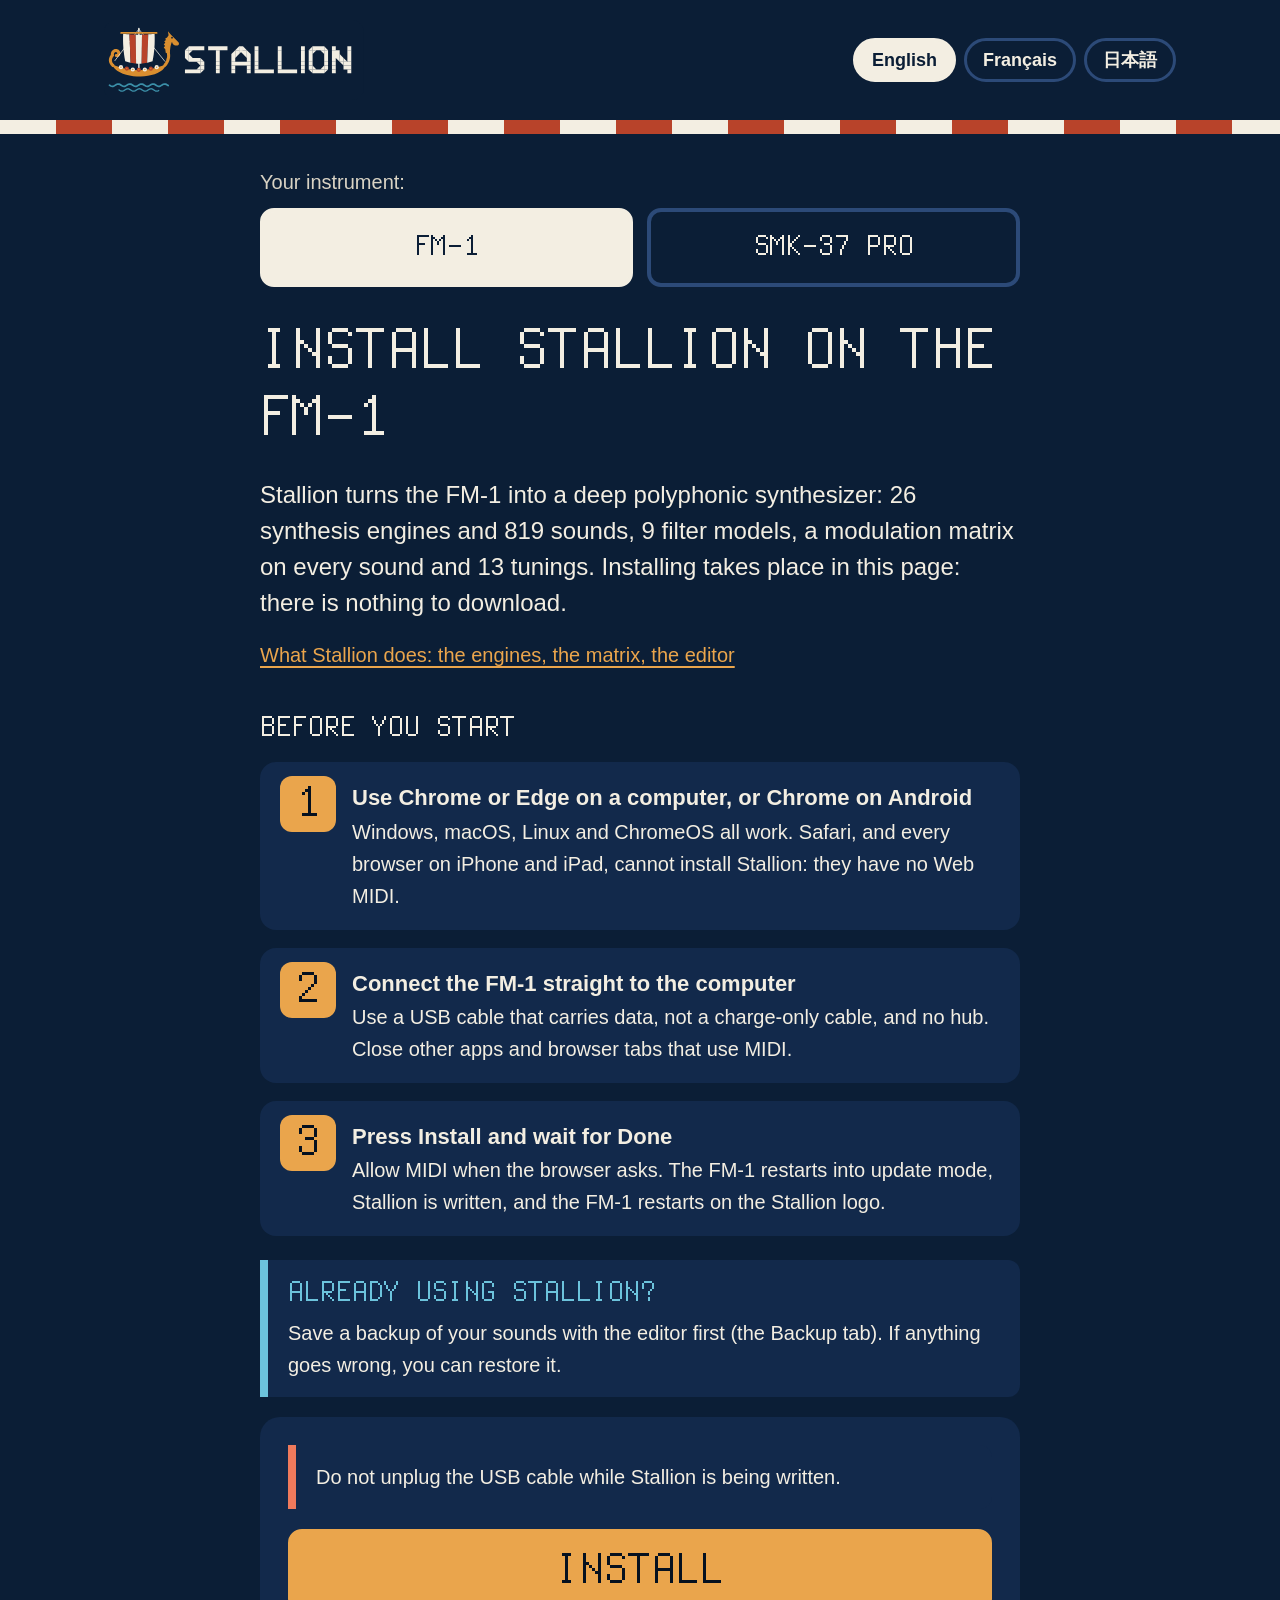
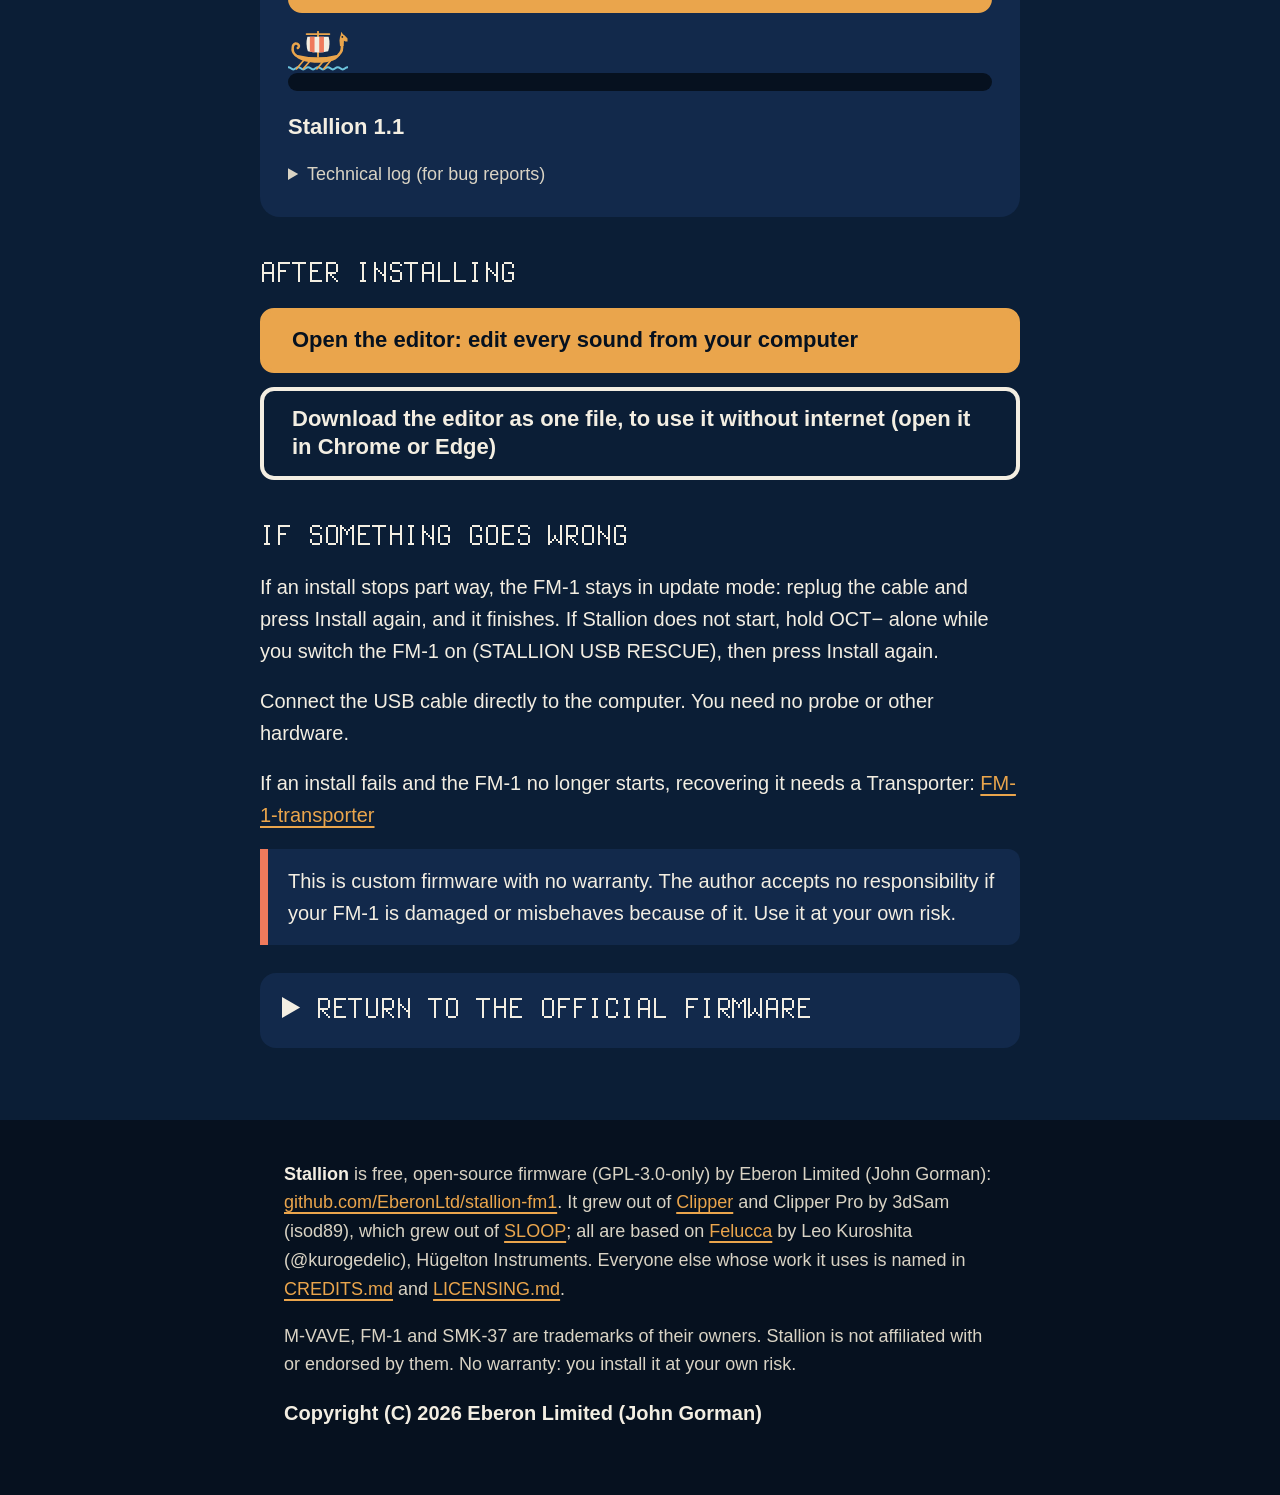
<file: webapp/installer/index.html>
<!doctype html>
<!-- SPDX-License-Identifier: GPL-3.0-only
     Copyright (C) 2026 Leo Kuroshita (@kurogedelic), Hügelton Instruments
     Changes: Copyright (C) 2026 Eberon Limited (John Gorman)
     Stallion's FM-1 installer (webapp/installer/): web/make_site.py inlines fm1pkg.js, fm1ota.js, the package's metadata,
     web/site.css, the logo and the counts; the install script below is the one Felucca and SLOOP made, kept as it is -->
<html lang="en">
<head>
<meta charset="utf-8">
<meta name="viewport" content="width=device-width, initial-scale=1">
<meta name="description" content="Install Stallion, the synthesizer firmware, on the M-VAVE FM-1 from your browser.">
<!--PWA--><link rel="manifest" href="../stallion.webmanifest"><meta name="theme-color" content="#0B1E36"><link rel="icon" href="../icon-192.png"><!--/PWA-->
<title>Stallion installer for the FM-1</title>
<style>
  @font-face { font-family: "Stallion Pixel"; src: url("../stallion-pixel.ttf") format("truetype"); font-display: swap; }
/* SPDX-License-Identifier: GPL-3.0-only
   Copyright (C) 2026 Eberon Limited (John Gorman)
   Stallion's site style, shared by the front page and both installers (web/make_site.py puts it in each page at its
   SITE_CSS marker). The colours are the logo's (tools/gen_logo.py): deep-sea navy, sail white, Wicklow oak, rust, sea.
   Each colour means one thing everywhere:
     oak    what you do: install buttons, links that act, the step numbers
     sea    information: notes, the browser rule, captions' headings
     rust   a warning: do not unplug, no warranty, an error
     sail   the text
   Large type for weak eyes: body 20 px, nothing under 18 px; headings in the FM-1's own pixel font (Terminus, OFL)
   at multiples of 16 px so its pixels stay sharp. No thin lines: rules and borders are 3 px or more. */
:root {
  --navy: #0b1e36; --deep: #06111f; --panel: #12294b; --edge: #2c4a78;
  --sail: #f3eee2; --soft: #d9d3c4; --oak: #eaa54c; --oak-deep: #d98e2f; --rust: #ef7a5c; --rust-deep: #b8432a;
  --sea: #6cc3dc; --sea-deep: #3b8fa8;
  --body: "Avenir Next", "Segoe UI", "Helvetica Neue", Ubuntu, Roboto, "Noto Sans", Arial, sans-serif;
  --pixel: "Stallion Pixel", "Courier New", monospace;
  color-scheme: dark;
}
* { box-sizing: border-box; }
html { -webkit-text-size-adjust: 100%; scroll-behavior: smooth; }
@media (prefers-reduced-motion: reduce) { html { scroll-behavior: auto; } }
body { margin: 0; background: var(--navy); color: var(--sail); font: 500 20px/1.6 var(--body); }
img { max-width: 100%; height: auto; }
a { color: var(--oak); text-decoration-thickness: 2px; text-underline-offset: 4px; }
a:hover { color: var(--sail); }
:focus-visible { outline: 4px solid var(--sea); outline-offset: 4px; border-radius: 6px; }
p { margin: 0 0 18px; }
strong, b { font-weight: 700; color: var(--sail); }
.wrap { max-width: 1120px; margin: 0 auto; padding: 0 24px; }
.narrow { max-width: 760px; margin: 0 auto; padding: 0 24px; }
@media (max-width: 600px) { .wrap, .narrow { padding: 0 16px; } body { font-size: 19px; } }

/* the pixel font for headings: Terminus, drawn for 16 px; kept at 32, 48, 64 */
.px, h1, h2, h3 { font-family: var(--pixel); font-weight: 400; letter-spacing: 0; text-transform: uppercase;
                  -webkit-font-smoothing: none; font-smooth: never; }
h1 { font-size: 64px; line-height: 1.05; margin: 0 0 24px; }
h2 { font-size: 48px; line-height: 1.1; margin: 0 0 24px; }
h3 { font-size: 32px; line-height: 1.15; margin: 0 0 12px; }
@media (max-width: 700px) { h1 { font-size: 48px; } h2 { font-size: 32px; } h3 { font-size: 32px; } }
@media (max-width: 380px) { h1 { font-size: 32px; } }
.kicker { font: 400 32px/1.1 var(--pixel); color: var(--sea); text-transform: uppercase; margin: 0 0 12px; display: block; }
.lead { font-size: 24px; line-height: 1.5; max-width: 40em; }
@media (max-width: 600px) { .lead { font-size: 21px; } }

/* the header: the logo, the language buttons */
.bar { display: flex; align-items: center; justify-content: space-between; gap: 16px; padding-top: 20px; padding-bottom: 20px; flex-wrap: wrap; }
.bar .logo { display: block; line-height: 0; }
.bar .logo svg { display: block; width: 260px; height: auto; border-radius: 12px; }
@media (max-width: 600px) { .bar .logo svg { width: 190px; } }
.langs { display: flex; gap: 8px; flex-wrap: wrap; }
.lang { font: 600 18px/1 var(--body); color: var(--sail); background: transparent; border: 3px solid var(--edge);
        border-radius: 999px; padding: 10px 16px; cursor: pointer; min-height: 44px; }
.lang:hover { border-color: var(--sail); }
.lang[aria-current="true"] { background: var(--sail); color: var(--navy); border-color: var(--sail); }

/* the sail: white and rust stripes, the logo's square sail, as a divider */
.sail { height: 14px; background: repeating-linear-gradient(90deg, var(--sail) 0 56px, var(--rust-deep) 56px 112px); }
.sea-line { height: 10px; background: radial-gradient(circle at 10px -4px, transparent 9px, var(--sea-deep) 10px 13px, transparent 14px) 0 0 / 40px 10px repeat-x; opacity: .9; }

/* buttons: oak blocks, big */
.btn { display: inline-flex; align-items: center; justify-content: center; gap: 12px; min-height: 64px; padding: 14px 28px;
       font: 400 32px/1 var(--pixel); text-transform: uppercase; text-decoration: none; color: var(--deep);
       background: var(--oak); border: 4px solid var(--oak); border-radius: 14px; cursor: pointer; }
.btn:hover { background: var(--sail); border-color: var(--sail); color: var(--deep); }
.btn.ghost { background: transparent; color: var(--sail); border-color: var(--sail); }
.btn.ghost:hover { background: var(--sail); color: var(--deep); }
.btn small { font: 600 18px/1.2 var(--body); text-transform: none; display: block; }
.btn.text { font: 700 22px/1.3 var(--body); text-transform: none; }
.btn[disabled] { background: var(--panel); border-color: var(--edge); color: var(--soft); cursor: default; }
@media (max-width: 600px) { .btn { font-size: 32px; padding: 12px 18px; } }

/* notes: sea for information, rust for a warning */
.note, .warn { border-left: 8px solid var(--sea); background: var(--panel); padding: 16px 20px; border-radius: 0 12px 12px 0;
               margin: 0 0 20px; }
.warn { border-left-color: var(--rust); }
.note b, .warn b { display: block; font: 400 32px/1.1 var(--pixel); text-transform: uppercase; margin-bottom: 6px; }
.note b { color: var(--sea); } .warn b { color: var(--rust); }
.note p:last-child, .warn p:last-child { margin: 0; }

/* the device: a drawn frame around a screen, so a screenshot reads as the product */
.device { display: block; background: #04070d; border: 4px solid var(--edge); border-radius: 28px; padding: 16px;
          box-shadow: 0 24px 48px rgba(0, 0, 0, .45), inset 0 0 0 4px #000; }
.device img { display: block; width: 100%; height: auto; image-rendering: pixelated; border-radius: 6px; }
.photo { display: block; width: 100%; height: auto; border-radius: 22px; }

/* steps: big oak numbers */
.steps { list-style: none; counter-reset: s; margin: 0; padding: 0; display: grid; gap: 18px; }
.steps > li { counter-increment: s; position: relative; padding: 18px 20px 18px 92px; background: var(--panel);
              border-radius: 16px; min-height: 84px; }
.steps > li::before { content: counter(s); position: absolute; left: 20px; top: 14px; width: 56px; height: 56px;
                      display: grid; place-items: center; font: 400 48px/1 var(--pixel); color: var(--deep);
                      background: var(--oak); border-radius: 12px; }
.steps > li b { display: block; font-size: 22px; }

/* the footer */
.foot { background: var(--deep); padding: 40px 0 48px; margin-top: 64px; }
.foot p { color: var(--soft); font-size: 18px; }
.foot .copy { color: var(--sail); font-weight: 700; font-size: 20px; }
[hidden] { display: none !important; }


  /* the installer's own parts */
  .boards { margin: 8px 0 32px; }
  .boards p { font-size: 20px; margin: 0 0 10px; color: var(--soft); }
  .boards div { display: grid; grid-template-columns: 1fr 1fr; gap: 14px; }
  .boards a { display: block; text-align: center; font: 400 32px/1.1 var(--pixel); text-transform: uppercase; padding: 18px 8px;
              border: 4px solid var(--edge); color: var(--sail); text-decoration: none; border-radius: 14px; }
  .boards a:hover { border-color: var(--sail); }
  .boards a[aria-current="page"] { background: var(--sail); color: var(--navy); border-color: var(--sail); }
  .hero-i { padding: 24px 0 8px; }
  .panel { background: var(--panel); border-radius: 20px; padding: 28px; margin: 0 0 28px; }
  @media (max-width: 600px) { .panel { padding: 20px 16px; } }
  button#go { width: 100%; min-height: 84px; font-size: 48px; }
  #status { margin: 18px 0 0; min-height: 1.6em; font-size: 22px; font-weight: 700; font-variant-numeric: tabular-nums; }
  #status.bad { color: var(--rust); } #status.good { color: var(--sea); }
  #device { color: var(--soft); font-size: 18px; min-height: 1.4em; margin: 12px 0 0; }
  progress { -webkit-appearance: none; appearance: none; display: block; width: 100%; height: 18px; border: 0;
             border-radius: 9px; background: var(--deep); overflow: hidden; margin-top: 20px; }
  progress::-webkit-progress-bar { background: var(--deep); }
  progress::-webkit-progress-value { background: var(--oak); }
  progress::-moz-progress-bar { background: var(--oak); }
  details.log { margin: 16px 0 0; } details.log summary { cursor: pointer; font-size: 18px; color: var(--soft); }
  pre { color: var(--soft); font-size: 16px; white-space: pre-wrap; margin: 8px 0 0; max-height: 220px; overflow: auto;
        background: var(--deep); padding: 12px; border-radius: 10px; }
  label.ck { display: flex; gap: 14px; align-items: flex-start; margin: 0 0 20px; cursor: pointer; font-size: 20px; }
  input[type="checkbox"] { width: 28px; height: 28px; flex: none; margin-top: 2px; accent-color: var(--oak); }
  .after { display: grid; gap: 14px; }
  .after .btn { justify-content: flex-start; text-align: left; }
  h2.sec { font-size: 32px; margin: 40px 0 16px; color: var(--sail); }
  .trouble p { font-size: 20px; }
  details.stock { background: var(--panel); border-radius: 16px; padding: 18px 22px; margin: 28px 0 0; }
  details.stock summary { cursor: pointer; font: 400 32px/1.2 var(--pixel); text-transform: uppercase; color: var(--sail); }
  details.stock[open] summary { margin-bottom: 14px; }
  input[type="file"] { font: inherit; font-size: 18px; color: var(--sail); margin-top: 8px; }
  button#stock-go { font: 400 32px/1 var(--pixel); text-transform: uppercase; background: transparent; color: var(--sail);
                    border: 4px solid var(--sail); border-radius: 14px; padding: 14px 22px; cursor: pointer; }
  button#stock-go:disabled { color: var(--soft); border-color: var(--edge); cursor: default; }
  .back-home { font-size: 20px; }

  /* the longship sails along the bar while the FM-1 is written (the boot logo's mark: the Sea Stallion from
     Glendalough): it rocks on the swell, the sail fills, the oars sweep and the wave runs aft; it rides still at
     100 %, and with reduced motion */
  .ride { position: relative; margin-top: 16px; padding-top: 42px; }
  .ride progress { display: block; margin-top: 0; }
  .ship { position: absolute; top: 0; left: calc((100% - 60px) * var(--p, 0)); width: 60px; height: 42px;
          transition: left .3s linear; pointer-events: none; }
  .ship svg { display: block; width: 60px; height: 42px; overflow: hidden; }
  .ship .oak { fill: var(--oak); } .ship .sl { fill: var(--sail); } .ship .ru { fill: var(--rust); }
  .ship .st { fill: none; stroke: var(--oak); stroke-linecap: round; stroke-linejoin: round; }
  .ship .oar { stroke-width: 1.3; transform-origin: var(--o) 23px; transform: rotate(40deg); }
  .ship .wave { fill: none; stroke: var(--sea); stroke-width: 1.6; stroke-linecap: round; }
  .ship .hull { transform-origin: 24px 23px; } .ship .sail { transform-origin: 24px 4px; }
  .ride.run .ship .hull { animation: rock 1s ease-in-out infinite; }
  .ride.run .ship .sail { animation: fill 1s ease-in-out infinite; }
  .ride.run .ship .oar { animation: row 1s linear infinite; }
  .ride.run .ship .wave { animation: swell 1s linear infinite; }
  @keyframes rock { 0%, 100% { transform: translateY(.6px) rotate(0); } 25% { transform: rotate(-3deg); }
                    50% { transform: translateY(-.6px) rotate(0); } 75% { transform: rotate(3deg); } }
  @keyframes fill { 0%, 100% { transform: scale(.94, .96); } 50% { transform: scale(1.04, 1.04); } }
  @keyframes row { 0%, 100% { transform: rotate(24deg); } 50% { transform: rotate(58deg); }
                   75% { transform: rotate(40deg) scaleY(.72); } }
  @keyframes swell { from { transform: translateX(0); } to { transform: translateX(-16px); } }
  @media (prefers-reduced-motion: reduce) {
    .ship { transition: none; }
    .ride.run .ship .hull, .ride.run .ship .sail, .ride.run .ship .oar, .ride.run .ship .wave { animation: none; } }

</style>
</head>
<body>
<header class="wrap bar"><a class="logo" href="../../" aria-label="Stallion home"><svg xmlns="http://www.w3.org/2000/svg" viewBox="0 0 783.657 240" width="783.657" height="240" role="img" aria-label="Stallion">
<!-- Stallion (EberonLtd), drawn by tools/gen_logo.py; GPL-3.0-only -->
<rect width="783.657" height="240" rx="24" fill="#0B1E36"/>
<polygon points="26.9,134.7 36.6,138.5 46.4,141.9 56.2,144.7 66.0,147.0 75.8,148.8 85.5,150.1 95.3,150.9 105.1,151.1 114.9,150.9 124.7,150.1 134.4,148.8 144.2,147.0 154.0,144.7 163.8,141.9 173.6,138.5 183.3,134.7 187.5,131.6 185.3,138.5 181.5,144.8 176.1,150.5 169.3,155.4 161.4,159.7 152.5,163.3 142.8,166.1 132.4,168.3 121.6,169.7 110.5,170.3 99.3,170.2 88.1,169.3 77.2,167.6 66.8,165.1 56.9,161.8 47.8,157.7 39.6,152.7 32.6,146.9 27.0,140.2 22.7,132.6" fill="#D98E2F"/>
<polyline points="183.3,136.7 185.3,134.2 187.1,131.6 188.7,129.0 190.1,126.4 191.3,123.8 192.4,121.1 193.2,118.5 193.9,115.9 194.4,113.2 194.7,110.6 194.8,107.9 194.7,105.3 194.5,102.6 194.0,99.9 193.4,97.2 192.6,94.5" fill="none" stroke="#D98E2F" stroke-width="9.26" stroke-linecap="round" stroke-linejoin="round"/>
<polyline points="26.9,136.7 25.2,134.9 23.7,133.1 22.4,131.3 21.4,129.4 20.5,127.5 19.9,125.7 19.5,123.8 19.3,121.8 19.4,119.9 19.6,118.0 20.1,116.0 20.7,114.0 21.6,112.0 22.7,110.0 24.0,108.0 25.6,106.0 25.2,103.8 25.3,101.7 25.7,99.7 26.5,97.8 27.5,96.2 28.8,94.7 30.3,93.6 32.0,92.7 33.7,92.2 35.4,92.0 37.2,92.1 38.8,92.5 40.3,93.1 41.6,94.0 42.7,95.1 43.6,96.3 44.2,97.7 44.6,99.0 44.7,100.4 44.6,101.7 44.2,103.0 43.7,104.1 42.9,105.1 42.1,105.9 41.1,106.5 40.1,106.9 39.1,107.1 38.1,107.1 37.2,106.9" fill="none" stroke="#D98E2F" stroke-width="9.26" stroke-linecap="round" stroke-linejoin="round"/>
<polygon points="186.4,99.7 185.4,94.0 184.7,88.5 180.1,83.2 184.1,78.2 180.2,73.4 184.9,68.8 181.6,64.4 186.9,60.3 184.2,56.4 190.1,52.8 192.2,49.4 194.7,46.1 192.6,33.8 201.9,44.1 224.5,66.7 225.6,69.0 226.0,71.1 225.8,72.9 225.0,74.5 223.5,75.9 221.4,77.0 218.0,77.1 215.0,76.7 212.4,75.9 210.1,74.7 208.2,73.1 206.8,71.0 205.7,68.6 205.0,65.7 203.1,70.3 201.5,75.3 200.3,80.6 199.5,86.3 198.9,92.3 198.8,98.6" fill="#D98E2F"/>
<circle cx="205.0" cy="53.4" r="2.68" fill="#0B1E36"/>
<polyline points="105.1,149.1 105.1,25.6" fill="none" stroke="#F3EEE2" stroke-width="4.12" stroke-linecap="round" stroke-linejoin="round"/>
<polyline points="105.1,27.6 183.3,124.4" fill="none" stroke="#F3EEE2" stroke-width="2.26" stroke-linecap="round" stroke-linejoin="round"/>
<polyline points="105.1,27.6 33.0,122.3" fill="none" stroke="#F3EEE2" stroke-width="2.26" stroke-linecap="round" stroke-linejoin="round"/>
<polyline points="51.6,38.9 158.6,38.9" fill="none" stroke="#D98E2F" stroke-width="5.15" stroke-linecap="round" stroke-linejoin="round"/>
<polygon points="63.9,124.4 62.0,114.1 60.5,103.8 59.2,93.5 58.3,83.2 57.7,72.9 57.4,62.6 57.4,52.3 57.7,42.0 63.7,42.5 69.6,42.9 75.5,43.3 76.7,43.3 77.1,54.0 77.5,64.7 78.0,75.4 78.4,86.1 78.8,96.8 79.2,107.5 79.7,118.2 80.1,128.9 79.4,128.8 74.2,127.5 69.1,126.1" fill="#F3EEE2"/>
<polygon points="80.1,128.9 79.7,118.2 79.2,107.5 78.8,96.8 78.4,86.1 78.0,75.4 77.5,64.7 77.1,54.0 76.7,43.3 81.4,43.6 87.3,43.8 93.3,44.0 95.6,44.0 95.8,54.9 95.9,65.8 96.0,76.7 96.2,87.6 96.3,98.5 96.4,109.4 96.6,120.4 96.7,131.3 94.8,131.1 89.7,130.6 84.5,129.8" fill="#B8432A"/>
<polygon points="96.7,131.3 96.6,120.4 96.4,109.4 96.3,98.5 96.2,87.6 96.0,76.7 95.9,65.8 95.8,54.9 95.6,44.0 99.2,44.1 105.1,44.1 111.0,44.1 114.6,44.0 114.4,54.9 114.3,65.8 114.2,76.7 114.0,87.6 113.9,98.5 113.8,109.4 113.6,120.4 113.5,131.3 110.2,131.5 105.1,131.6 100.0,131.5" fill="#F3EEE2"/>
<polygon points="113.5,131.3 113.6,120.4 113.8,109.4 113.9,98.5 114.0,87.6 114.2,76.7 114.3,65.8 114.4,54.9 114.6,44.0 116.9,44.0 122.9,43.8 128.8,43.6 133.5,43.3 133.1,54.0 132.7,64.7 132.3,75.4 131.8,86.1 131.4,96.8 131.0,107.5 130.5,118.2 130.1,128.9 125.7,129.8 120.5,130.6 115.4,131.1" fill="#B8432A"/>
<polygon points="130.1,128.9 130.5,118.2 131.0,107.5 131.4,96.8 131.8,86.1 132.3,75.4 132.7,64.7 133.1,54.0 133.5,43.3 134.7,43.3 140.6,42.9 146.5,42.5 152.5,42.0 152.8,52.3 152.8,62.6 152.6,72.9 151.9,83.2 151.0,93.5 149.8,103.8 148.2,114.1 146.3,124.4 141.1,126.1 136.0,127.5 130.8,128.8" fill="#F3EEE2"/>
<circle cx="51.1" cy="142.2" r="6.38" fill="#F3EEE2"/>
<circle cx="51.1" cy="142.2" r="2.06" fill="#D98E2F"/>
<circle cx="68.8" cy="146.5" r="6.38" fill="#B8432A"/>
<circle cx="68.8" cy="146.5" r="2.06" fill="#D98E2F"/>
<circle cx="86.8" cy="149.2" r="6.38" fill="#F3EEE2"/>
<circle cx="86.8" cy="149.2" r="2.06" fill="#D98E2F"/>
<circle cx="104.9" cy="150.1" r="6.38" fill="#B8432A"/>
<circle cx="104.9" cy="150.1" r="2.06" fill="#D98E2F"/>
<circle cx="123.1" cy="149.2" r="6.38" fill="#F3EEE2"/>
<circle cx="123.1" cy="149.2" r="2.06" fill="#D98E2F"/>
<circle cx="141.1" cy="146.6" r="6.38" fill="#B8432A"/>
<circle cx="141.1" cy="146.6" r="2.06" fill="#D98E2F"/>
<circle cx="158.8" cy="142.3" r="6.38" fill="#F3EEE2"/>
<circle cx="158.8" cy="142.3" r="2.06" fill="#D98E2F"/>
<polyline points="16.6,196.4 18.6,197.7 20.7,198.9 22.7,199.7 24.8,200.0 26.9,199.9 28.9,199.3 31.0,198.3 33.0,197.1 35.1,195.8 37.2,194.5 39.2,193.6 41.3,193.0 43.3,192.9 45.4,193.2 47.5,194.0 49.5,195.1 51.6,196.4 53.6,197.7 55.7,198.9 57.7,199.7 59.8,200.0 61.9,199.9 63.9,199.3 66.0,198.3 68.0,197.1 70.1,195.8 72.2,194.5 74.2,193.6 76.3,193.0 78.3,192.9 80.4,193.2 82.5,194.0 84.5,195.1 86.6,196.4 88.6,197.7 90.7,198.9 92.7,199.7 94.8,200.0 96.9,199.9 98.9,199.3 101.0,198.3 103.0,197.1 105.1,195.8 107.2,194.5 109.2,193.6 111.3,193.0 113.3,192.9 115.4,193.2 117.5,194.0 119.5,195.1 121.6,196.4 123.6,197.7 125.7,198.9 127.7,199.7 129.8,200.0 131.9,199.9 133.9,199.3 136.0,198.3 138.0,197.1 140.1,195.8 142.2,194.5 144.2,193.6 146.3,193.0 148.3,192.9 150.4,193.2 152.5,194.0 154.5,195.1 156.6,196.4 158.6,197.7 160.7,198.9 162.7,199.7 164.8,200.0 166.9,199.9 168.9,199.3 171.0,198.3 173.0,197.1 175.1,195.8 177.2,194.5 179.2,193.6 181.3,193.0 183.3,192.9 185.4,193.2 187.5,194.0 189.5,195.1 191.6,196.4 193.6,197.7" fill="none" stroke="#3B8FA8" stroke-width="5.15" stroke-linecap="round" stroke-linejoin="round"/>
<polyline points="45.4,210.9 47.5,212.2 49.5,213.3 51.6,214.1 53.6,214.4 55.7,214.3 57.7,213.7 59.8,212.7 61.9,211.5 63.9,210.2 66.0,209.0 68.0,208.0 70.1,207.4 72.2,207.3 74.2,207.6 76.3,208.4 78.3,209.6 80.4,210.9 82.5,212.2 84.5,213.3 86.6,214.1 88.6,214.4 90.7,214.3 92.7,213.7 94.8,212.7 96.9,211.5 98.9,210.2 101.0,209.0 103.0,208.0 105.1,207.4 107.2,207.3 109.2,207.6 111.3,208.4 113.3,209.6 115.4,210.9 117.5,212.2 119.5,213.3 121.6,214.1 123.6,214.4 125.7,214.3 127.7,213.7 129.8,212.7 131.9,211.5 133.9,210.2 136.0,209.0 138.0,208.0 140.1,207.4 142.2,207.3 144.2,207.6 146.3,208.4 148.3,209.6 150.4,210.9 152.5,212.2 154.5,213.3 156.6,214.1 158.6,214.4 160.7,214.3 162.7,213.7 164.8,212.7" fill="none" stroke="#3B8FA8" stroke-width="4.12" stroke-linecap="round" stroke-linejoin="round"/>
<polygon points="255.7,79.2 302.3,79.2 302.3,90.9 255.7,90.9" fill="#F3EEE2"/>
<polygon points="255.7,79.2 244.0,90.9 255.7,90.9" fill="#F3EEE2"/>
<polygon points="267.3,90.9 255.7,90.9 255.7,102.5" fill="#F3EEE2"/>
<polygon points="313.9,79.2 372.2,79.2 372.2,90.9 313.9,90.9" fill="#F3EEE2"/>
<polygon points="407.2,79.2 418.9,79.2 418.9,90.9 407.2,90.9" fill="#F3EEE2"/>
<polygon points="407.2,79.2 395.5,90.9 407.2,90.9" fill="#F3EEE2"/>
<polygon points="418.9,90.9 407.2,90.9 407.2,102.5" fill="#F3EEE2"/>
<polygon points="418.9,79.2 430.5,90.9 418.9,90.9" fill="#F3EEE2"/>
<polygon points="407.2,90.9 418.9,90.9 418.9,102.5" fill="#F3EEE2"/>
<polygon points="453.8,79.2 465.5,79.2 465.5,90.9 453.8,90.9" fill="#F3EEE2"/>
<polygon points="523.8,79.2 535.4,79.2 535.4,90.9 523.8,90.9" fill="#F3EEE2"/>
<polygon points="593.7,79.2 605.4,79.2 605.4,90.9 593.7,90.9" fill="#F3EEE2"/>
<polygon points="628.7,79.2 663.7,79.2 663.7,90.9 628.7,90.9" fill="#F3EEE2"/>
<polygon points="628.7,79.2 617.0,90.9 628.7,90.9" fill="#F3EEE2"/>
<polygon points="640.3,90.9 628.7,90.9 628.7,102.5" fill="#F3EEE2"/>
<polygon points="663.7,79.2 675.3,90.9 663.7,90.9" fill="#F3EEE2"/>
<polygon points="652.0,90.9 663.7,90.9 663.7,102.5" fill="#F3EEE2"/>
<polygon points="687.0,79.2 698.6,79.2 698.6,90.9 687.0,90.9" fill="#F3EEE2"/>
<polygon points="733.6,79.2 745.3,79.2 745.3,90.9 733.6,90.9" fill="#F3EEE2"/>
<polygon points="244.0,90.9 255.7,90.9 255.7,102.5 244.0,102.5" fill="#F3EEE2"/>
<polygon points="337.3,90.9 348.9,90.9 348.9,102.5 337.3,102.5" fill="#F3EEE2"/>
<polygon points="395.5,90.9 407.2,90.9 407.2,102.5 395.5,102.5" fill="#F3EEE2"/>
<polygon points="395.5,90.9 383.9,102.5 395.5,102.5" fill="#F3EEE2"/>
<polygon points="407.2,102.5 395.5,102.5 395.5,114.2" fill="#F3EEE2"/>
<polygon points="418.9,90.9 430.5,90.9 430.5,102.5 418.9,102.5" fill="#F3EEE2"/>
<polygon points="430.5,90.9 442.2,102.5 430.5,102.5" fill="#F3EEE2"/>
<polygon points="418.9,102.5 430.5,102.5 430.5,114.2" fill="#F3EEE2"/>
<polygon points="453.8,90.9 465.5,90.9 465.5,102.5 453.8,102.5" fill="#F3EEE2"/>
<polygon points="523.8,90.9 535.4,90.9 535.4,102.5 523.8,102.5" fill="#F3EEE2"/>
<polygon points="593.7,90.9 605.4,90.9 605.4,102.5 593.7,102.5" fill="#F3EEE2"/>
<polygon points="617.0,90.9 628.7,90.9 628.7,102.5 617.0,102.5" fill="#F3EEE2"/>
<polygon points="663.7,90.9 675.3,90.9 675.3,102.5 663.7,102.5" fill="#F3EEE2"/>
<polygon points="687.0,90.9 710.3,90.9 710.3,102.5 687.0,102.5" fill="#F3EEE2"/>
<polygon points="733.6,90.9 745.3,90.9 745.3,102.5 733.6,102.5" fill="#F3EEE2"/>
<polygon points="244.0,102.5 255.7,102.5 255.7,114.2 244.0,114.2" fill="#F3EEE2"/>
<polygon points="255.7,102.5 267.3,114.2 255.7,114.2" fill="#F3EEE2"/>
<polygon points="244.0,114.2 255.7,114.2 255.7,125.8" fill="#F3EEE2"/>
<polygon points="337.3,102.5 348.9,102.5 348.9,114.2 337.3,114.2" fill="#F3EEE2"/>
<polygon points="383.9,102.5 395.5,102.5 395.5,114.2 383.9,114.2" fill="#F3EEE2"/>
<polygon points="430.5,102.5 442.2,102.5 442.2,114.2 430.5,114.2" fill="#F3EEE2"/>
<polygon points="453.8,102.5 465.5,102.5 465.5,114.2 453.8,114.2" fill="#F3EEE2"/>
<polygon points="523.8,102.5 535.4,102.5 535.4,114.2 523.8,114.2" fill="#F3EEE2"/>
<polygon points="593.7,102.5 605.4,102.5 605.4,114.2 593.7,114.2" fill="#F3EEE2"/>
<polygon points="617.0,102.5 628.7,102.5 628.7,114.2 617.0,114.2" fill="#F3EEE2"/>
<polygon points="663.7,102.5 675.3,102.5 675.3,114.2 663.7,114.2" fill="#F3EEE2"/>
<polygon points="687.0,102.5 710.3,102.5 710.3,114.2 687.0,114.2" fill="#F3EEE2"/>
<polygon points="710.3,102.5 721.9,114.2 710.3,114.2" fill="#F3EEE2"/>
<polygon points="698.6,114.2 710.3,114.2 710.3,125.8" fill="#F3EEE2"/>
<polygon points="733.6,102.5 745.3,102.5 745.3,114.2 733.6,114.2" fill="#F3EEE2"/>
<polygon points="255.7,114.2 290.6,114.2 290.6,125.8 255.7,125.8" fill="#F3EEE2"/>
<polygon points="290.6,114.2 302.3,125.8 290.6,125.8" fill="#F3EEE2"/>
<polygon points="279.0,125.8 290.6,125.8 290.6,137.5" fill="#F3EEE2"/>
<polygon points="337.3,114.2 348.9,114.2 348.9,125.8 337.3,125.8" fill="#F3EEE2"/>
<polygon points="383.9,114.2 395.5,114.2 395.5,125.8 383.9,125.8" fill="#F3EEE2"/>
<polygon points="430.5,114.2 442.2,114.2 442.2,125.8 430.5,125.8" fill="#F3EEE2"/>
<polygon points="453.8,114.2 465.5,114.2 465.5,125.8 453.8,125.8" fill="#F3EEE2"/>
<polygon points="523.8,114.2 535.4,114.2 535.4,125.8 523.8,125.8" fill="#F3EEE2"/>
<polygon points="593.7,114.2 605.4,114.2 605.4,125.8 593.7,125.8" fill="#F3EEE2"/>
<polygon points="617.0,114.2 628.7,114.2 628.7,125.8 617.0,125.8" fill="#F3EEE2"/>
<polygon points="663.7,114.2 675.3,114.2 675.3,125.8 663.7,125.8" fill="#F3EEE2"/>
<polygon points="687.0,114.2 698.6,114.2 698.6,125.8 687.0,125.8" fill="#F3EEE2"/>
<polygon points="710.3,114.2 721.9,114.2 721.9,125.8 710.3,125.8" fill="#F3EEE2"/>
<polygon points="721.9,114.2 733.6,125.8 721.9,125.8" fill="#F3EEE2"/>
<polygon points="710.3,125.8 721.9,125.8 721.9,137.5" fill="#F3EEE2"/>
<polygon points="733.6,114.2 745.3,114.2 745.3,125.8 733.6,125.8" fill="#F3EEE2"/>
<polygon points="290.6,125.8 302.3,125.8 302.3,137.5 290.6,137.5" fill="#F3EEE2"/>
<polygon points="337.3,125.8 348.9,125.8 348.9,137.5 337.3,137.5" fill="#F3EEE2"/>
<polygon points="383.9,125.8 442.2,125.8 442.2,137.5 383.9,137.5" fill="#F3EEE2"/>
<polygon points="453.8,125.8 465.5,125.8 465.5,137.5 453.8,137.5" fill="#F3EEE2"/>
<polygon points="523.8,125.8 535.4,125.8 535.4,137.5 523.8,137.5" fill="#F3EEE2"/>
<polygon points="593.7,125.8 605.4,125.8 605.4,137.5 593.7,137.5" fill="#F3EEE2"/>
<polygon points="617.0,125.8 628.7,125.8 628.7,137.5 617.0,137.5" fill="#F3EEE2"/>
<polygon points="663.7,125.8 675.3,125.8 675.3,137.5 663.7,137.5" fill="#F3EEE2"/>
<polygon points="687.0,125.8 698.6,125.8 698.6,137.5 687.0,137.5" fill="#F3EEE2"/>
<polygon points="721.9,125.8 745.3,125.8 745.3,137.5 721.9,137.5" fill="#F3EEE2"/>
<polygon points="290.6,137.5 302.3,137.5 302.3,149.1 290.6,149.1" fill="#F3EEE2"/>
<polygon points="290.6,137.5 279.0,149.1 290.6,149.1" fill="#F3EEE2"/>
<polygon points="302.3,149.1 290.6,149.1 290.6,160.8" fill="#F3EEE2"/>
<polygon points="337.3,137.5 348.9,137.5 348.9,149.1 337.3,149.1" fill="#F3EEE2"/>
<polygon points="383.9,137.5 395.5,137.5 395.5,149.1 383.9,149.1" fill="#F3EEE2"/>
<polygon points="430.5,137.5 442.2,137.5 442.2,149.1 430.5,149.1" fill="#F3EEE2"/>
<polygon points="453.8,137.5 465.5,137.5 465.5,149.1 453.8,149.1" fill="#F3EEE2"/>
<polygon points="523.8,137.5 535.4,137.5 535.4,149.1 523.8,149.1" fill="#F3EEE2"/>
<polygon points="593.7,137.5 605.4,137.5 605.4,149.1 593.7,149.1" fill="#F3EEE2"/>
<polygon points="617.0,137.5 628.7,137.5 628.7,149.1 617.0,149.1" fill="#F3EEE2"/>
<polygon points="628.7,137.5 640.3,149.1 628.7,149.1" fill="#F3EEE2"/>
<polygon points="617.0,149.1 628.7,149.1 628.7,160.8" fill="#F3EEE2"/>
<polygon points="663.7,137.5 675.3,137.5 675.3,149.1 663.7,149.1" fill="#F3EEE2"/>
<polygon points="663.7,137.5 652.0,149.1 663.7,149.1" fill="#F3EEE2"/>
<polygon points="675.3,149.1 663.7,149.1 663.7,160.8" fill="#F3EEE2"/>
<polygon points="687.0,137.5 698.6,137.5 698.6,149.1 687.0,149.1" fill="#F3EEE2"/>
<polygon points="721.9,137.5 745.3,137.5 745.3,149.1 721.9,149.1" fill="#F3EEE2"/>
<polygon points="244.0,149.1 290.6,149.1 290.6,160.8 244.0,160.8" fill="#F3EEE2"/>
<polygon points="337.3,149.1 348.9,149.1 348.9,160.8 337.3,160.8" fill="#F3EEE2"/>
<polygon points="383.9,149.1 395.5,149.1 395.5,160.8 383.9,160.8" fill="#F3EEE2"/>
<polygon points="430.5,149.1 442.2,149.1 442.2,160.8 430.5,160.8" fill="#F3EEE2"/>
<polygon points="453.8,149.1 512.1,149.1 512.1,160.8 453.8,160.8" fill="#F3EEE2"/>
<polygon points="523.8,149.1 582.1,149.1 582.1,160.8 523.8,160.8" fill="#F3EEE2"/>
<polygon points="593.7,149.1 605.4,149.1 605.4,160.8 593.7,160.8" fill="#F3EEE2"/>
<polygon points="628.7,149.1 663.7,149.1 663.7,160.8 628.7,160.8" fill="#F3EEE2"/>
<polygon points="687.0,149.1 698.6,149.1 698.6,160.8 687.0,160.8" fill="#F3EEE2"/>
<polygon points="733.6,149.1 745.3,149.1 745.3,160.8 733.6,160.8" fill="#F3EEE2"/>
</svg>
</a>
  <div class="langs" role="group" aria-label="Language / Langue / 言語"><button class="lang" data-l="en">English</button><button class="lang" data-l="fr">Français</button><button class="lang" data-l="ja">日本語</button></div></header>
<div class="sail" role="presentation"></div>
<main class="narrow hero-i">
  <nav class="boards"><p data-t="boardPick"></p><div><a href="../installer/" aria-current="page">FM-1</a><a href="../installer-smk37/">SMK-37 Pro</a></div></nav>
  
  
  <h1 data-t="h1"></h1>
    <section data-l="en"><p class="lead">Stallion turns the FM-1 into a deep polyphonic synthesizer: 26 synthesis engines and 819 sounds, 9 filter models, a modulation matrix on every sound and 13 tunings. Installing takes place in this page: there is nothing to download.</p></section>
    <section data-l="fr"><p class="lead">Stallion fait de la FM-1 un vrai synthétiseur polyphonique : 26 moteurs de synthèse et 819 sons, 9 modèles de filtre, une matrice de modulation sur chaque son et 13 accordages. L'installation se fait dans cette page : rien à télécharger.</p></section>
    <section data-l="ja"><p class="lead">Stallion は FM-1 を本格的なポリフォニック・シンセサイザーに変えます。26 の音源エンジンと 819 の音色、9 種類のフィルター・モデル、すべての音色にモジュレーション・マトリクス、13 のチューニング。インストールはこのページで完了します。ダウンロードは不要です。</p></section>
  <p class="back-home"><a href="../../" data-t="homeLink"></a></p>
  <h2 class="sec" data-t="stepsT"></h2>
  <ol class="steps">
    <li><b data-t="s1T"></b><span data-t="s1"></span></li>
    <li><b data-t="s2T"></b><span data-t="s2"></span></li>
    <li><b data-t="s3T"></b><span data-t="s3"></span></li>
  </ol>
  <div class="note" style="margin-top:24px"><b data-t="backupT"></b><p data-t="backup"></p></div>
  <div class="panel">
    <div class="warn"><p data-t="warn"></p></div>
    <p><button id="go" class="btn" disabled data-t="install"></button></p>
<div class="ride" id="ride">
    <div class="ship" aria-hidden="true"><svg viewBox="0 0 48 34">
      <g class="wave"><path d="M-2 30.2q2-1.8 4 0t4 0 4 0 4 0 4 0 4 0 4 0 4 0 4 0 4 0 4 0 4 0 4 0 4 0 4 0 4 0 4 0"/></g>
      <g class="hull">
        <g class="st"><line class="oar" style="--o:13px" x1="13" y1="23" x2="13" y2="33"/><line class="oar" style="--o:18.5px" x1="18.5" y1="23" x2="18.5" y2="33"/><line class="oar" style="--o:29.5px" x1="29.5" y1="23" x2="29.5" y2="33"/><line class="oar" style="--o:35px" x1="35" y1="23" x2="35" y2="33"/></g>
        <path class="oak" d="M5.5 19Q24 23.6 41 19L41.8 18.6C40.4 27.8 10.6 28.2 4.8 19.4Z"/>
        <path class="st" stroke-width="2.2" d="M40.6 19.4Q44.4 16 43.2 10.6"/>
        <path class="oak" d="M41.8 12.2L41.4 7.6L41.8 4.8L42.4 3.4L42.8 .6L44.2 2.6L45.6 3.6L47.9 6L47.9 8.6L46.2 8.6L45 7.8L44.8 12.2Z"/>
        <circle cx="43.7" cy="4.8" r=".7" fill="var(--navy)"/>
        <path class="st" stroke-width="2" d="M6 19.6Q2.8 17.2 3.6 12.9L3.8 11.9L4.2 11.2L4.8 10.6L5.6 10.2L6.4 10.2L7.1 10.3L7.7 10.7L8.2 11.2L8.5 11.8L8.5 12.4L8.3 13L8 13.5L7.6 13.8"/>
        <path class="st" stroke-width="1.5" d="M24 21V.6M14.8 2.5H33.2"/>
        <g class="sail"><clipPath id="sail-cut"><path d="M15.4 4.6H32.6Q34.2 10.8 32.2 16.4Q24 18.4 15.8 16.4Q13.8 10.8 15.4 4.6Z"/></clipPath>
          <g clip-path="url(#sail-cut)"><rect class="sl" x="13" y="4" width="22" height="15"/><rect class="ru" x="17.4" y="4" width="3.8" height="15"/><rect class="ru" x="25" y="4" width="3.8" height="15"/></g></g>
      </g>
    </svg></div>
    <progress id="bar" max="100" value="0"></progress>
  </div>
    <p id="status" role="status" aria-live="polite"></p>
    <p id="next" hidden><a class="btn text" href="../installer-smk37/" data-t="toSmk"></a></p>
    <details class="log"><summary data-t="logT"></summary><pre id="log"></pre></details>
  </div>
  <h2 class="sec" data-t="afterT"></h2>
  <div class="after">
    <a class="btn text" href="../editor/" data-t="editor"></a>
    <a class="btn ghost text" href="../editor/stallion-editor.html" download="stallion-editor-1.1.html" data-t="edOffline"></a>
    <button id="app" class="btn ghost text" hidden data-t="appInstall"></button>
  </div>
  <section class="trouble">
    <h2 class="sec" data-t="troubleT"></h2>
    <p data-t="rescue"></p>
    <p data-t="direct"></p>
    <p><span data-t="brick"></span>
      <a href="https://github.com/kurogedelic/FM-1-transporter" target="_blank" rel="noopener">FM-1-transporter</a></p>
    <div class="warn"><p data-t="beta"></p></div>
  </section>
  <details class="stock">
    <summary data-t="stockTitle"></summary>
    <p data-t="stockHelp"></p>
    <p><a href="https://www.m-vave.com/download" target="_blank" rel="noopener">www.m-vave.com/download</a></p>
    <p data-t="stockBackup"></p>
    <p><a class="btn ghost" href="../editor/" data-t="stockEditor"></a></p>
    <p><label><input id="stock-saved" type="checkbox"> <span data-t="stockSaved"></span></label></p>
    <p><label><span data-t="stockFile"></span><br><input id="stock-file" type="file" accept=".fwsc"></label></p>
    <p><button id="stock-go" disabled data-t="stockGo"></button></p>
    <p data-t="back"></p>
  </details>

</main>
<footer class="foot">
  <div class="narrow">
    <p lang="en"><b>Stallion</b> is free, open-source firmware (GPL-3.0-only) by Eberon Limited (John Gorman):
      <a href="https://github.com/EberonLtd/stallion-fm1" target="_blank" rel="noopener">github.com/EberonLtd/stallion-fm1</a>.
      It grew out of <a href="https://github.com/isod89/clipper-fm1" target="_blank" rel="noopener">Clipper</a> and Clipper Pro by 3dSam (isod89), which grew out of
      <a href="https://github.com/isod89/sloop-fm1" target="_blank" rel="noopener">SLOOP</a>; all are based on
      <a href="https://github.com/hugelton/Felucca" target="_blank" rel="noopener">Felucca</a> by Leo Kuroshita (@kurogedelic), Hügelton Instruments.
      Everyone else whose work it uses is named in
      <a href="https://github.com/EberonLtd/stallion-fm1/blob/main/CREDITS.md" target="_blank" rel="noopener">CREDITS.md</a> and
      <a href="https://github.com/EberonLtd/stallion-fm1/blob/main/LICENSING.md" target="_blank" rel="noopener">LICENSING.md</a>.</p>
    <p lang="en">M-VAVE, FM-1 and SMK-37 are trademarks of their owners. Stallion is not affiliated with or endorsed by them. No warranty: you install it at your own risk.</p>
    <p class="copy">Copyright (C) 2026 Eberon Limited (John Gorman)</p>
  </div>
</footer>
<script type="module">
// SPDX-License-Identifier: GPL-3.0-only
// Copyright (C) 2026 Leo Kuroshita (@kurogedelic), Hügelton Instruments
//
// FM-1 (and M-Vave SMK-37 Pro) .fwsc packages in the browser: the package identity and the image the
// device reads during an update.

const BLOCKS = 20, BLK = 0x30, KEEP = 0x2F, MAX_BLOCKS = 64;

// the package identity ("FM-1_904", "SMK-37 Pro_016"): one marker byte after each of the first 20 blocks
function productOf(fwsc) {
  if (fwsc.length < BLOCKS * BLK) throw new Error("not an FM-1 package (too short)");
  let s = "";
  for (let i = 0; i < BLOCKS; i++) {
    const m = fwsc[i * BLK + KEEP];
    if (m !== 0x7D) s += String.fromCharCode((m - i - 1) & 0xFF);
  }
  return s;
}

// interleave blocks: 20, then more while the marker is the unused 0x7D (the stock SMK-37 Pro v016 has 36)
function blockCount(fwsc) {
  let n = BLOCKS;
  while (n < MAX_BLOCKS && (n + 1) * BLK <= fwsc.length && fwsc[n * BLK + KEEP] === 0x7D) n++;
  return n;
}

function deinterleave(fwsc, blocks) {
  const out = new Uint8Array(fwsc.length - blocks);
  for (let i = 0; i < blocks; i++) out.set(fwsc.subarray(i * BLK, i * BLK + KEEP), i * KEEP);
  out.set(fwsc.subarray(blocks * BLK), blocks * KEEP);
  return out;
}

function crc16(d, c = 0) {                 // CRC-16/XMODEM, as the package and the device use
  for (const b of d) {
    c ^= b << 8;
    for (let k = 0; k < 8; k++) c = c & 0x8000 ? ((c << 1) ^ 0x1021) & 0xFFFF : (c << 1) & 0xFFFF;
  }
  return c;
}

function jlDec(b) {                        // JieLi ENC stream cipher (its own inverse)
  const out = Uint8Array.from(b);
  let key = 0xFFFF;
  for (let i = 0; i < out.length; i++) {
    out[i] ^= key & 0xFF;
    key = ((key << 1) ^ (key & 0x8000 ? 0x1021 : 0)) & 0xFFFF;
  }
  return out;
}

const rdLE = (a, o, n) => a.slice(o, o + n).reduce((v, x, i) => v + x * 2 ** (8 * i), 0);

// a logical image's flash.bin (type 0): its offset, and whether its ota.bin (type 100) is the official update loader
// (header CRC 0xEBAA, data CRC 0x5881, 0x4DE1 bytes: firmware/src/ota.c OTA_LDR_*); null without a flash.bin
function flashHead(img) {
  if (img.length < 0x40) return null;
  const count = rdLE(jlDec(img.subarray(0, 0x40)), 8, 2);
  if (count < 1 || count > 11 || img.length < 0x40 + 0x50 * count) return null;
  let flOff = -1, official = false;
  for (let i = 0; i < count; i++) {
    const e = jlDec(img.subarray(0x40 + i * 0x50, 0x90 + i * 0x50));
    const typ = rdLE(e, 0, 2), off = rdLE(e, 8, 4);
    if (typ === 0) flOff = off;
    if (typ === 100 && off + 12 <= img.length) {
      const b = img.subarray(off, off + 12);
      official = rdLE(b, 0, 2) === 0xEBAA && rdLE(b, 2, 2) === 0x5881 && rdLE(b, 8, 4) === 0x4DE1;
    }
  }
  return flOff < 0 ? null : { flOff, official };
}

// the logical image's flash.bin (type 0) and ota.bin (type 100) match their CRCs (as fm1_install.py)
function filesOk(img) {
  if (img.length < 0x40) return false;
  const h = jlDec(img.subarray(0, 0x40)), rd = (a, o, n) => a.slice(o, o + n).reduce((v, x, i) => v + x * 2 ** (8 * i), 0);
  if (crc16(h.subarray(2, 0x40)) !== rd(h, 0, 2)) return false;
  const count = rd(h, 8, 2);
  if (count < 1 || count > 8 || img.length < 0x40 + 0x50 * count) return false;
  for (let i = 0; i < count; i++) {
    const e = jlDec(img.subarray(0x40 + i * 0x50, 0x90 + i * 0x50));
    const typ = rd(e, 0, 2), off = rd(e, 8, 4), size = rd(e, 12, 4);
    if (off + size > img.length) return false;
    if ((typ === 0 || typ === 100) && crc16(img.subarray(off, off + size)) !== rd(e, 4, 2)) return false;
  }
  return true;
}

// the image the device addresses during an update: the .fwsc without the marker bytes (20 blocks, or the
// detected count when the files' CRCs agree: a 20-block package can have 0x7D after block 20 by chance)
function logicalImage(fwsc) {
  const n = blockCount(fwsc);
  if (n !== BLOCKS) {
    const img = deinterleave(fwsc, n);
    if (filesOk(img) || !filesOk(deinterleave(fwsc, BLOCKS))) return img;
  }
  return deinterleave(fwsc, BLOCKS);
}

// The official FM-1 V15 (M-VAVE Downloads -> PC Firmware -> FM-1 V15, FM-1.fwsc), for the return to the
// official firmware: only that exact file is accepted (its SHA-256 pins every byte: the loader, the app, the
// layout; the name of the file proves nothing). The digest is the one Felucca 1.0 pins.
const STOCK_V15_SHA256 = "db1642b2b6fa5c2cccb11ffd13878068bb28601678d3644049f99dc40e7edb8a";
const STOCK_V15_SIZE = 699956;
const STOCK_V15_PRODUCT = "FM-1_015";
// The official SMK-37 Pro V016 (SMK-37_Pro_016.fwsc, 36 interleave blocks), for the return of an SMK-37 Pro.
const STOCK_SMK016_SHA256 = "2d98ce72530e71d617384963423820536f094501299e2cfec0a8d3c3fb6bcfb0";
const STOCK_SMK016_SIZE = 705252;
const STOCK_SMK016_PRODUCT = "SMK-37 Pro_016";

async function sha256hex(bytes) {
  const d = await crypto.subtle.digest("SHA-256", bytes);
  return [...new Uint8Array(d)].map((x) => x.toString(16).padStart(2, "0")).join("");
}

// The official FM-1 V16: the same checks (after Clipper Pro 1.2:
// only V15 was accepted, so the way back failed with the file M-VAVE now gives; sloop-fm1 #8). The firmware's own
// update entry (ota.c) still checks the package's loader (the official one's CRCs) and that its head equals the FM-1's
const STOCK_V16_SHA256 = "d017fb65e70aca97ee29d944470c3515a74581df5c0576bf70de917c7b2b61d5";
const STOCK_V16_SIZE = 718196;
const STOCK_V16_PRODUCT = "FM-1_016";
const STOCK_FM1 = [
  { version: "V16", size: STOCK_V16_SIZE, sha256: STOCK_V16_SHA256, product: STOCK_V16_PRODUCT },
  { version: "V15", size: STOCK_V15_SIZE, sha256: STOCK_V15_SHA256, product: STOCK_V15_PRODUCT },
];

async function validateStockPackage(bytes) {
  for (const [size, sha, product, version] of [[STOCK_V16_SIZE, STOCK_V16_SHA256, STOCK_V16_PRODUCT, "V16"],
                                               [STOCK_V15_SIZE, STOCK_V15_SHA256, STOCK_V15_PRODUCT, "V15"],
                                               [STOCK_SMK016_SIZE, STOCK_SMK016_SHA256, STOCK_SMK016_PRODUCT, "V016"]])
    if (bytes.length === size && await sha256hex(bytes) === sha && productOf(bytes) === product)
      return { product, version, image: logicalImage(bytes) };
  throw new Error("select the unmodified official FM-1 file (FM-1.fwsc, V16 or V15) or SMK-37 Pro V016 file (SMK-37_Pro_016.fwsc)");
}

// SPDX-License-Identifier: GPL-3.0-only
// Copyright (C) 2026 Leo Kuroshita (@kurogedelic), Hügelton Instruments
//
// The FM-1 USB-MIDI update protocol (M-UPGRADE compatible) over WebMIDI.
// Step 1: the running firmware reads parts of the package and stages the update
// loader. Step 2: the loader reads the whole image and writes it. In both steps
// the device sends cmd 0x30 read requests on the logical image and we answer.


const HS_QUERY = [0xF0, 0x00, 0x32, 0x45, 0x00, 0x00, 0x00, 0x40, 0x7F, 0xF7];
const UPGRADE = [0xF0, 0x22, 0x24, 0x35, 0x7F, 0xF7];
const MAXDATA = 512;
const sleep = (ms) => new Promise((r) => setTimeout(r, ms));
const IS_OTA = (id) => /^ota-/i.test(id.model);
// Stallion's identity number (tools/fm1pkg_make.py STALLION_NUM): its packages are FM-1_1042XY
const STALLION_NUM = "1042";
// the update loader of Stallion's packages ("ota-FM-1_1042XY") and of SLOOP / Felucca ones ("ota-FM-1_9XX": also
// Stallion's before it had its own number, FM-1_900, which the owners' units still run, so an update from them that
// was cut off is finished). A device left in the update mode of another firmware (the stock updater's loader) is
// never written: its loader may lay the image out differently.
const OUR_LOADER_RE = new RegExp(`^ota-FM-1_(9\\d\\d|${STALLION_NUM}\\d\\d)$`, "i");
const OUR_LOADER = (id) => OUR_LOADER_RE.test(id.text);
// the MIDI ports the installer may probe (never other gear): the FM-1 under Felucca ("Felucca"), under Stallion
// ("Stallion"), under CLIPPER ("Clipper"), under SLOOP or another firmware named after itself ("SLOOP"), the update loaders, and the names
// Windows / macOS give the stock firmware (after SLOOP 2.6: going from SLOOP to CLIPPER no longer stops at "not found")
const FM1_PORT = /fm-1|felucca|sloop|clipper|stallion|kayo|ota|composite|sinco|usb-midi/i;

// errors carry a code the pages translate: notfound, model (detail: the device's identity), stopped, noloader, lost, noreturn,
// mismatch (detail: the identity the device reports), badreq, foreign (detail: the loader's identity), headother (the
// device stopped in step 1 on a head read of a package with the official loader: its head is from another official version)
function fail(code, msg, detail = "") { const e = new Error(msg); e.code = code; e.detail = detail; return e; }

function pack7(data) {
  const out = []; let acc = 0, nb = 0;
  for (const b of data) {
    acc |= b << nb; nb += 8;
    while (nb >= 7) { out.push(acc & 0x7F); acc >>>= 7; nb -= 7; }
  }
  if (nb) out.push(acc & 0x7F);
  return out;
}

function unpack7(s) {
  const out = []; let acc = 0, nb = 0;
  for (const b of s) {
    acc |= (b & 0x7F) << nb; nb += 7;
    while (nb >= 8) { out.push(acc & 0xFF); acc >>>= 8; nb -= 8; }
  }
  return out;
}

function response(addr, data, fl = 0) {
  const len = data.length;
  const body = [0x00, 0x59, 0x30, (len + 8) & 0xFF, ((len + 8) >> 8) & 0xFF, 0, fl,
    addr & 0xFF, (addr >>> 8) & 0xFF, (addr >>> 16) & 0xFF, (addr >>> 24) & 0xFF,
    len & 0xFF, (len >> 8) & 0xFF, 0, ...data];
  let s = 0;
  for (let i = 6; i < body.length; i++) s += body[i];
  body.push(~s & 0xFF);
  return [0xF0, ...pack7(body), 0xF7];
}

function parseRequest(pkt) {
  if (pkt[0] !== 0xF0 || pkt[pkt.length - 1] !== 0xF7) return null;
  const u = unpack7(pkt.slice(1, -1));
  if (u.length !== 15 || u[0] !== 0 || u[1] !== 0x59 || u[2] !== 0x30) return null;
  let s = 0;
  for (let i = 6; i < 14; i++) s += u[i];
  if ((~s & 0xFF) !== u[14]) return null;
  return { fl: u[6], addr: (u[7] | (u[8] << 8) | (u[9] << 16) | (u[10] << 24)) >>> 0, len: u[11] | (u[12] << 8) | (u[13] << 16) };
}

function parseIdentity(pkt) {
  const d = unpack7(pkt.slice(1, -1));
  if (d.length !== 34 || d[0] !== 0 || d[1] !== 0x59 || d[2] !== 0x11) return null;
  const txt = String.fromCharCode(...d.slice(6, 33)).replace(/\0+$/, "");
  const m = /^([^_]+)_(\d+)$/.exec(txt);
  return m ? { text: txt, model: m[1], version: parseInt(m[2], 10) } : null;
}

// one MIDI in/out pair with a SysEx queue
class Link {
  constructor(input, output) {
    this.input = input; this.output = output; this.q = []; this.waiter = null;
    input.onmidimessage = (ev) => {
      if (ev.data[0] !== 0xF0) return;
      this.q.push(Array.from(ev.data));
      if (this.waiter) { const w = this.waiter; this.waiter = null; w(); }
    };
  }
  get lost() { return this.input.state === "disconnected" || this.output.state === "disconnected"; }
  // false when the port is gone (unplugged): WebMIDI throws on a disconnected output
  send(bytes) {
    try { this.output.send(bytes); return true; } catch (_) { return false; }
  }
  drain() { this.q.length = 0; }
  async read(ms) {
    if (!this.q.length) {
      let tm;
      await Promise.race([new Promise((r) => { this.waiter = r; }), new Promise((r) => { tm = setTimeout(r, ms); })]);
      clearTimeout(tm);
      this.waiter = null;
    }
    return this.q.shift() || null;
  }
  close() { this.input.onmidimessage = null; }
}

async function handshake(link, tries = 3) {
  link.drain();
  for (let t = 0; t < tries; t++) {
    if (!link.send(HS_QUERY)) return null;
    const end = Date.now() + 1000;
    while (Date.now() < end) {
      const p = await link.read(end - Date.now());
      if (!p) break;
      const id = parseIdentity(p);
      if (id) return id;
    }
  }
  return null;
}

// the last request of step 1 was in the head [0, 0x4000) of flash.bin, and the package has the official loader
function headRefused(image, lastAddr) {
  const fh = flashHead(image);
  return !!fh && fh.official && lastAddr >= fh.flOff && lastAddr < fh.flOff + 0x4000;
}

class Updater {
  constructor(access, log) {
    this.access = access;
    this.log = log || (() => {});
    this.checkIdleMs = 8000;                      // step 1: the device stopped after this long without a request
  }

  // every in/out pair with the same port name that answers the handshake
  async find(filter) {
    const outs = [...this.access.outputs.values()];
    for (const input of this.access.inputs.values()) {
      if (input.state === "disconnected") continue;
      if (!FM1_PORT.test(input.name || "")) continue;   // never probe other gear
      const output = outs.find((o) => o.name === input.name) || (outs.length === 1 ? outs[0] : null);
      if (!output) continue;
      try { await input.open(); await output.open(); } catch (_) { continue; }
      const link = new Link(input, output);
      const id = await handshake(link, 2);
      if (id && (!filter || filter(id))) return { link, id, name: input.name };
      link.close();
    }
    return null;
  }

  // the MIDI inputs there are, for the "not found" message: " (MIDI: a, b)" (a port the installer skipped shows)
  seen() {
    const names = [...this.access.inputs.values()].filter((p) => p.state !== "disconnected").map((p) => p.name || "?");
    return names.length ? ` (MIDI: ${names.join(", ")})` : " (MIDI: none)";
  }

  async waitFor(filter, ms) {
    const end = Date.now() + ms;
    while (Date.now() < end) {
      const dev = await this.find(filter);
      if (dev) return dev;
      await sleep(1000);
    }
    return null;
  }

  // serve read requests until the device asks for one of the finish addresses; stops early
  // when the port disappears (lost: true) instead of waiting out idleMs
  async serve(link, image, finishAddr, idleMs, onProgress) {
    let served = 0, last = Date.now(), lastAddr = -1;
    for (;;) {
      const pkt = await link.read(1000);
      if (!pkt) {
        if (link.lost) return { served, finished: false, lost: true, lastAddr };
        if (Date.now() - last > idleMs) return { served, finished: false, lastAddr };
        continue;
      }
      const r = parseRequest(pkt);
      if (!r) continue;
      last = Date.now();
      if (r.addr === 0xE0000000 || r.addr === 0xF0000000) {
        link.send(response(r.addr, [...new TextEncoder().encode("success"), 0]));
        if (r.addr === finishAddr) return { served, finished: true };
        continue;
      }
      if (r.len > MAXDATA || r.addr + r.len > image.length) throw fail("badreq", `bad request ${r.addr.toString(16)}+${r.len}`);
      await sleep(10);
      if (!link.send(response(r.addr, Array.from(image.subarray(r.addr, r.addr + r.len)), r.fl))) {
        return { served, finished: false, lost: true, lastAddr };
      }
      served++;
      lastAddr = r.addr;
      if (onProgress) onProgress(served, r.addr);
    }
  }

  // full install: running firmware -> loader -> new firmware
  async install(image, product, onStep) {
    const step = onStep || (() => {});
    const dev = await this.find((id) => !IS_OTA(id));
    if (!dev) throw fail("notfound", "FM-1 not found (USB cable, and no other app using it?)", this.seen());
    const [model] = product.split("_");
    if (dev.id.model !== model) { dev.link.close(); throw fail("model", `the device is ${dev.id.text}, the package is for ${product}`, dev.id.text); }
    step("start", dev.id.text);
    dev.link.send(UPGRADE);
    await sleep(2000);
    const s1 = await this.serve(dev.link, image, 0xE0000000, this.checkIdleMs, (n) => step("verify", n));
    dev.link.close();
    if (!s1.finished && !s1.lost && headRefused(image, s1.lastAddr))
      throw fail("headother", "the FM-1 refused the file: its boot area is from another official version; nothing was written");
    if (!s1.finished) throw fail(s1.lost ? "lost" : "stopped", `the device ${s1.lost ? "was disconnected" : "stopped"} after ${s1.served} requests: nothing was written`);
    step("loader");
    await sleep(3000);
    const ota = await this.waitFor(IS_OTA, 30000);
    if (!ota) throw fail("noloader", "the update loader did not appear. Replug the USB cable and press Install again: the device stays in update mode until it is finished.");
    const s2 = await this.write(ota, image, step);
    if (!s2.finished) throw fail(s2.lost ? "lost" : "stopped", `the loader ${s2.lost ? "was disconnected" : "stopped"} after ${s2.served} requests. Replug and press Install again to resume.`);
    step("reboot");
    await sleep(3000);
    const back = await this.waitFor((id) => !IS_OTA(id), 40000);
    if (!back) throw fail("noreturn", "the device did not come back: power-cycle it");
    back.link.close();
    if (back.id.text !== product) throw fail("mismatch", `installed, but the device reports ${back.id.text}`, back.id.text);
    step("done", back.id.text);
    return back.id.text;
  }

  // step 2 with the loader found by find()/waitFor()
  async write(ota, image, step) {
    ota.link.send(UPGRADE);
    await sleep(2000);
    const s2 = await this.serve(ota.link, image, 0xF0000000, 180000, (n) => step("write", n));
    ota.link.close();
    return s2;
  }

  // resume: the device is already in update mode (loader) -> true when the write finished. Only SLOOP's
  // own loader is resumed, except for the return to the official firmware (opts.product: the official
  // package, its identity checked once the FM-1 is back, after Felucca 1.0): that one is the official
  // loader's own image, as M-UPGRADE would write it
  async resume(image, onStep, opts = {}) {
    const ota = await this.find(IS_OTA);
    if (!ota) return false;
    if (!OUR_LOADER(ota.id) && !opts.product) {
      ota.link.close();
      throw fail("foreign", `the FM-1 is in the update mode of another firmware (${ota.id.text}): finish that update with its own updater`, ota.id.text);
    }
    const step = onStep || (() => {});
    if (!(await this.write(ota, image, step)).finished) return false;
    if (opts.product) {
      step("reboot");
      await sleep(3000);
      const back = await this.waitFor((id) => !IS_OTA(id), 40000);
      if (!back) throw fail("noreturn", "the FM-1 did not come back after the write: power-cycle it");
      back.link.close();
      if (back.id.text !== opts.product) throw fail("mismatch", `written, but the FM-1 reports ${back.id.text}`, back.id.text);
      step("done", back.id.text);
    }
    return true;
  }
}

const $ = (id) => document.getElementById(id);
const TEXT = {
  ja: {
    boardPick: "お使いの楽器：",
    intro: "FM-1 を USB で接続してください。パソコンの Chrome か Edge（Windows、macOS、Linux、ChromeOS）、または Android の Chrome で使えます（Web MIDI）。Safari と iPhone・iPad のブラウザではインストールも編集もできません。",
    warn: "Stallion の書き込み中は USB ケーブルを抜かないでください。",
    install: "インストール",
    other: "言語：日本語",
    otherNext: "表示を英語に切り替える",
    editor: "エディタを開く：パソコンからすべての音色を編集",
    edOffline: "エディタを 1 つのファイルでダウンロード（インターネットなしで使う：Chrome か Edge で開く）",
    appInstall: "アプリとしてインストール（エディタとインストーラーをオフラインでも・Android も）",
    direct: "USB ケーブルはパソコンに直接つないでください。プローブなどの機材は不要です。",
    brick: "万一インストールに失敗して起動しなくなった場合は、復旧に Transporter が必要です:",
    beta: "これは無保証のカスタムファームウェアです。このファームウェアを使ったことで FM-1 が壊れたり不具合が起きたりしても、作者は一切の責任を負いません。自己責任でお使いください。",
    nomidi: "このブラウザには Web MIDI がありません。パソコンの Chrome か Edge で開いてください（Safari と iPhone・iPad では使えません）。",
    loadfail: "読み込めませんでした: ",
    start: "開始します",
    verify: "確認中",
    loader: "書き込みモードに切り替え中",
    write: "書き込み中",
    reboot: "再起動中",
    done: "完了しました",
    stopped: "途中で止まりました。USB を挿し直してもう一度押してください。",
    error: "エラー: ",
    denied: "MIDI（SysEx）の使用が許可されませんでした。アドレスバーのサイト設定で MIDI を許可して、もう一度押してください。",
    notfound: "FM-1 が見つかりません。USB ケーブル（データ通信用か）を確かめ、MIDI を使う他のアプリを閉じてから、もう一度押してください。",
    model: "接続されている機器は FM-1 ではありません。",
    smk: "接続されている機器は {m} です（FM-1 ではありません）。何も書き込んでいません。SMK-37 Pro のインストーラーでインストールしてください：",
    toSmk: "SMK-37 Pro にインストール",
    lost: "USB の接続が切れました。挿し直してもう一度押してください。",
    noloader: "書き込みモードの FM-1 が見つかりません。USB を挿し直してもう一度押してください（終わるまで書き込みモードのままです）。",
    noreturn: "FM-1 が戻ってきません。電源を入れ直してください。",
    mismatch: "書き込みは終わりましたが、FM-1 が別のバージョンを報告しています: ",
    foreign: "FM-1 は別のファームウェアの書き込みモードです。そのアップデーター（M-UPGRADE）で書き込みを終えてから、もう一度インストールしてください: ",
    headother: "FM-1 は変更されていません。FM-1 の起動領域がこのファイルとは別の公式バージョンのものなので、このファイルは受け付けられませんでした。対処：1. FM-1 に最後に入っていた公式ファイルを選ぶ（最後が V16 なら V16、V15 なら V15）。2. または、まずそのファイルを入れてから、公式のアップデーターでこのバージョンに更新する。",
    badpkg: "インストールするファイルが壊れています。ページを再読み込みしてください。",
    leave: "書き込み中です。ページを閉じないでください。",
    license: "GPL-3.0、無保証。ソース:",
    stockTitle: "公式ファームウェアに戻す",
    stockHelp: "M-VAVE のサイトから公式の FM-1 ファームウェア（V16、または V15）をダウンロードし、中の FM-1.fwsc（変更していないもの）を選んでください。ファイルはこのブラウザの中で確認され、どこにも送られません。",
    stockBackup: "公式ファームウェアは Stallion の音色・プリセット・ウェーブテーブルを開けません。先にエディタでバックアップを保存してください（Backup タブ）。Stallion を入れ直せば、エディタから復元できます。",
    stockEditor: "エディタを開いてバックアップする",
    stockSaved: "バックアップをパソコンに保存しました",
    stockFile: "公式の FM-1.fwsc",
    stockGo: "公式ファームウェアをインストール",
    stockValid: "公式ファームウェアを確認しました",
    stockBad: "公式ファームウェア（V16 / V15）ではありません: ",
    stockConfirm: "FM-1 に公式ファームウェアをインストールします。Stallion の曲は公式ファームウェアでは開けません。バックアップは保存しましたか？",
    stockFinish: "FM-1 は Stallion の書き込みモードです。先に「インストール」で Stallion の書き込みを終えてから、公式ファームウェアに戻してください。",
    back: "M-VAVE のアップデーター M-UPGRADE（Downloads → PC Software）でも戻せます。FM-1 が見つからない場合は、MIDI を使う他のアプリとブラウザのタブを閉じてください。",
    h1: "FM-1 に Stallion をインストール",
    stepsT: "はじめる前に",
    s1T: "パソコンの Chrome か Edge、または Android の Chrome を使う",
    s1: "Windows、macOS、Linux、ChromeOS で使えます。Safari と、iPhone・iPad のすべてのブラウザは Web MIDI がないため、インストールできません。",
    s2T: "FM-1 をパソコンに直接つなぐ",
    s2: "データ通信できる USB ケーブルを使い（充電専用ケーブルは不可）、ハブは通さないでください。MIDI を使う他のアプリやタブは閉じてください。",
    s3T: "「インストール」を押して「完了」まで待つ",
    s3: "ブラウザに聞かれたら MIDI を許可してください。FM-1 が書き込みモードで再起動し、Stallion が書き込まれ、Stallion のロゴで再起動します。",
    backupT: "すでに Stallion を使っていますか？",
    backup: "先にエディタで音色のバックアップを保存してください（Backup タブ）。何かあっても復元できます。",
    afterT: "インストールのあと",
    logT: "技術ログ（不具合の報告用）",
    troubleT: "うまくいかないとき",
    rescue: "インストールが途中で止まっても、FM-1 は書き込みモードのままです。ケーブルを挿し直してもう一度「インストール」を押せば、最後まで書き込みます。Stallion が起動しないときは、OCT− だけを押しながら FM-1 の電源を入れ（STALLION USB RESCUE）、もう一度「インストール」を押してください。",
    homeLink: "Stallion でできること：音源エンジン、マトリクス、エディタ",
  },
  en: {
    boardPick: "Your instrument:",
    intro: "Connect the FM-1 by USB. Use Chrome or Edge on a computer (Windows, macOS, Linux, ChromeOS) or Chrome on Android: they have Web MIDI. Safari, and every browser on iPhone and iPad, cannot install or edit.",
    warn: "Do not unplug the USB cable while Stallion is being written.",
    install: "Install",
    other: "Language: English",
    otherNext: "Show the page in French",
    editor: "Open the editor: edit every sound from your computer",
    edOffline: "Download the editor as one file, to use it without internet (open it in Chrome or Edge)",
    appInstall: "Install the app: the editor and the installer, offline too (Android as well)",
    direct: "Connect the USB cable directly to the computer. You need no probe or other hardware.",
    brick: "If an install fails and the FM-1 no longer starts, recovering it needs a Transporter:",
    beta: "This is custom firmware with no warranty. The author accepts no responsibility if your FM-1 is damaged or misbehaves because of it. Use it at your own risk.",
    nomidi: "This browser has no Web MIDI. Open the page in Chrome or Edge on a computer (Safari, iPhone and iPad cannot do it).",
    loadfail: "Could not load: ",
    start: "Starting",
    verify: "Verifying",
    loader: "Switching to update mode",
    write: "Writing",
    reboot: "Restarting",
    done: "Done",
    stopped: "Stopped. Replug the USB cable and press Install again.",
    error: "Error: ",
    denied: "MIDI (SysEx) access was not allowed. Allow MIDI in the site settings (address bar) and press Install again.",
    notfound: "FM-1 not found. Check the USB cable (a data cable), close other apps that use MIDI, and press Install again.",
    model: "The connected device is not an FM-1.",
    smk: "The connected device is an {m}, not an FM-1. Nothing was written. Install Stallion on it with the SMK-37 Pro installer:",
    toSmk: "Install on SMK-37 Pro",
    lost: "The USB connection was lost. Replug it and press Install again.",
    noloader: "The FM-1 in update mode was not found. Replug the USB cable and press Install again (it stays in update mode until it is finished).",
    noreturn: "The FM-1 did not come back. Power-cycle it.",
    mismatch: "Written, but the FM-1 reports another version: ",
    foreign: "The FM-1 is in the update mode of another firmware. Finish that update with its own updater (M-UPGRADE), then press Install again: ",
    headother: "The FM-1 is unchanged. Its boot area is from another official version than this file, so the FM-1 refused it. What to do: 1. choose the official file the FM-1 last had (V16 if it last ran V16, V15 if V15); 2. or install that file first, then update to this version with the official updater.",
    badpkg: "The file to install is damaged. Reload the page.",
    leave: "Writing. Do not close the page.",
    license: "GPL-3.0, no warranty. Source:",
    stockTitle: "Return to the official firmware",
    stockHelp: "Download the official FM-1 firmware (V16, or V15) from M-VAVE and select the FM-1.fwsc inside it, unmodified. The file is checked in this browser; it is not sent anywhere.",
    stockBackup: "The official firmware cannot open Stallion's sounds, presets or wavetables. Save a backup with the editor first (the Backup tab); reinstall Stallion and restore it from the editor whenever you want them back.",
    stockEditor: "Open the editor to back up",
    stockSaved: "I saved a backup on this computer",
    stockFile: "The official FM-1.fwsc",
    stockGo: "Install the official firmware",
    stockValid: "Official firmware verified",
    stockBad: "Not the official firmware (V16 / V15): ",
    stockConfirm: "Install the official firmware on the FM-1? The official firmware cannot open Stallion's music. Did you save a backup?",
    stockFinish: "The FM-1 is in Stallion's update mode. Press Install to finish the Stallion update first, then return to the official firmware.",
    back: "M-VAVE's own updater, M-UPGRADE (Downloads → PC Software), works too. If it does not find the FM-1, close every other app and browser tab that uses MIDI.",
    h1: "Install Stallion on the FM-1",
    stepsT: "Before you start",
    s1T: "Use Chrome or Edge on a computer, or Chrome on Android",
    s1: "Windows, macOS, Linux and ChromeOS all work. Safari, and every browser on iPhone and iPad, cannot install Stallion: they have no Web MIDI.",
    s2T: "Connect the FM-1 straight to the computer",
    s2: "Use a USB cable that carries data, not a charge-only cable, and no hub. Close other apps and browser tabs that use MIDI.",
    s3T: "Press Install and wait for Done",
    s3: "Allow MIDI when the browser asks. The FM-1 restarts into update mode, Stallion is written, and the FM-1 restarts on the Stallion logo.",
    backupT: "Already using Stallion?",
    backup: "Save a backup of your sounds with the editor first (the Backup tab). If anything goes wrong, you can restore it.",
    afterT: "After installing",
    logT: "Technical log (for bug reports)",
    troubleT: "If something goes wrong",
    rescue: "If an install stops part way, the FM-1 stays in update mode: replug the cable and press Install again, and it finishes. If Stallion does not start, hold OCT− alone while you switch the FM-1 on (STALLION USB RESCUE), then press Install again.",
    homeLink: "What Stallion does: the engines, the matrix, the editor",
  },
  fr: {
    boardPick: "Ton instrument :",
    intro: "Branche la FM-1 en USB. Utilise Chrome ou Edge sur un ordinateur (Windows, macOS, Linux, ChromeOS) ou Chrome sur Android : ils ont le Web MIDI. Safari, et tous les navigateurs sur iPhone et iPad, ne peuvent ni installer ni éditer.",
    warn: "Ne débranche pas le câble USB pendant l'écriture de Stallion.",
    install: "Installer",
    other: "Langue : français",
    otherNext: "Afficher la page en japonais",
    editor: "Ouvrir l'éditeur : édite chaque son depuis ton ordinateur",
    edOffline: "Télécharger l'éditeur en un seul fichier, pour l'utiliser sans internet (ouvre-le dans Chrome ou Edge)",
    appInstall: "Installer l'app : l'éditeur et l'installateur, hors ligne aussi (Android également)",
    direct: "Branche le câble USB directement sur l'ordinateur. Aucune sonde ni autre matériel n'est nécessaire.",
    brick: "Si une installation échoue et que la FM-1 ne démarre plus, il faut un Transporter pour la récupérer :",
    beta: "C'est un firmware personnalisé sans garantie. L'auteur décline toute responsabilité si ta FM-1 est endommagée ou fonctionne mal à cause de lui. Utilise-le à tes risques.",
    nomidi: "Ce navigateur n'a pas le Web MIDI. Ouvre la page dans Chrome ou Edge sur un ordinateur (Safari, iPhone et iPad ne peuvent pas).",
    loadfail: "Chargement impossible : ",
    start: "Démarrage",
    verify: "Vérification",
    loader: "Passage en mode mise à jour",
    write: "Écriture",
    reboot: "Redémarrage",
    done: "Terminé",
    stopped: "Arrêté. Rebranche le câble USB et appuie de nouveau sur Installer.",
    error: "Erreur : ",
    denied: "L'accès MIDI (SysEx) a été refusé. Autorise le MIDI dans les paramètres du site (barre d'adresse) et appuie de nouveau sur Installer.",
    notfound: "FM-1 introuvable. Vérifie le câble USB (un câble de données), ferme les autres applis qui utilisent le MIDI, et appuie de nouveau sur Installer.",
    model: "L'appareil branché n'est pas une FM-1.",
    smk: "L'appareil branché est un {m}, pas une FM-1. Rien n'a été écrit. Installe Stallion dessus avec l'installateur SMK-37 Pro :",
    toSmk: "Installer sur SMK-37 Pro",
    lost: "La connexion USB a été perdue. Rebranche-la et appuie de nouveau sur Installer.",
    noloader: "La FM-1 en mode mise à jour est introuvable. Rebranche le câble USB et appuie de nouveau sur Installer (elle reste en mode mise à jour jusqu'à la fin).",
    noreturn: "La FM-1 n'est pas revenue. Éteins-la et rallume-la.",
    mismatch: "Écrit, mais la FM-1 annonce une autre version : ",
    foreign: "La FM-1 est en mode mise à jour d'un autre firmware. Termine cette mise à jour avec son propre outil (M-UPGRADE), puis appuie de nouveau sur Installer : ",
    headother: "La FM-1 n'a pas été modifiée. Sa zone de démarrage vient d'une autre version officielle que ce fichier, elle l'a donc refusé. Que faire : 1. choisis le fichier officiel que la FM-1 avait en dernier (V16 si elle avait la V16, V15 si elle avait la V15) ; 2. ou installe d'abord ce fichier-là, puis passe à cette version avec l'outil de mise à jour officiel.",
    badpkg: "Le fichier à installer est endommagé. Recharge la page.",
    leave: "Écriture en cours. Ne ferme pas la page.",
    license: "GPL-3.0, sans garantie. Source :",
    stockTitle: "Revenir au firmware officiel",
    stockHelp: "Télécharge le firmware officiel de la FM-1 (V16, ou V15) sur le site de M-VAVE et choisis le FM-1.fwsc qu'elle contient, sans le modifier. Le fichier est vérifié dans ce navigateur ; il n'est envoyé nulle part.",
    stockBackup: "Le firmware officiel ne peut pas ouvrir les sons, les presets ni les tables d'ondes de Stallion. Fais d'abord une sauvegarde avec l'éditeur (onglet Backup) ; réinstalle Stallion et restaure-la depuis l'éditeur quand tu veux les retrouver.",
    stockEditor: "Ouvrir l'éditeur pour sauvegarder",
    stockSaved: "J'ai enregistré une sauvegarde sur cet ordinateur",
    stockFile: "Le FM-1.fwsc officiel",
    stockGo: "Installer le firmware officiel",
    stockValid: "Firmware officiel vérifié",
    stockBad: "Ce n'est pas le firmware officiel (V16 / V15) : ",
    stockConfirm: "Installer le firmware officiel sur la FM-1 ? Le firmware officiel ne peut pas ouvrir la musique de Stallion. As-tu fait une sauvegarde ?",
    stockFinish: "La FM-1 est en mode mise à jour de Stallion. Appuie d'abord sur Installer pour terminer la mise à jour de Stallion, puis reviens au firmware officiel.",
    back: "L'outil de M-VAVE, M-UPGRADE (Downloads → PC Software), fonctionne aussi. S'il ne trouve pas la FM-1, ferme toutes les autres applis et onglets qui utilisent le MIDI.",
    h1: "Installer Stallion sur la FM-1",
    stepsT: "Avant de commencer",
    s1T: "Utilise Chrome ou Edge sur un ordinateur, ou Chrome sur Android",
    s1: "Windows, macOS, Linux et ChromeOS conviennent. Safari, et tous les navigateurs sur iPhone et iPad, ne peuvent pas installer Stallion : ils n'ont pas le Web MIDI.",
    s2T: "Branche la FM-1 directement sur l'ordinateur",
    s2: "Utilise un câble USB qui transmet les données (pas un câble de charge seule), sans hub. Ferme les autres applis et onglets qui utilisent le MIDI.",
    s3T: "Appuie sur Installer et attends « Terminé »",
    s3: "Autorise le MIDI quand le navigateur le demande. La FM-1 redémarre en mode mise à jour, Stallion est écrit, puis la FM-1 redémarre sur le logo Stallion.",
    backupT: "Tu utilises déjà Stallion ?",
    backup: "Fais d'abord une sauvegarde de tes sons avec l'éditeur (onglet Backup). En cas de problème, tu pourras la restaurer.",
    afterT: "Après l'installation",
    logT: "Journal technique (pour signaler un bug)",
    troubleT: "En cas de problème",
    rescue: "Si une installation s'arrête en route, la FM-1 reste en mode mise à jour : rebranche le câble et appuie de nouveau sur Installer, elle se termine. Si Stallion ne démarre pas, maintiens OCT− seul en allumant la FM-1 (STALLION USB RESCUE), puis appuie de nouveau sur Installer.",
    homeLink: "Ce que fait Stallion : les moteurs, la matrice, l'éditeur",
  },
};
const pickLang = () => { const l = (navigator.language || "en").toLowerCase(); return l.startsWith("fr") ? "fr" : l.startsWith("ja") ? "ja" : "en"; };
let lang = pickLang();                               /* the browser's language first; the buttons switch, and the choice is remembered */
try { const v = localStorage.getItem("clipper-installer-lang"); if (["en", "fr", "ja"].includes(v)) lang = v; } catch (e) { /* no storage */ }
const t = (k) => TEXT[lang][k];
let lastKey = null, lastArg = "";
/* a text with {m} takes the argument in its place (the device's model), any other has it after */
const fmt = (k, arg) => t(k).includes("{m}") ? t(k).replace("{m}", arg) : t(k) + arg;
function applyLang() {
  document.documentElement.lang = lang;
  document.querySelectorAll("[data-t]").forEach((e) => { e.textContent = t(e.dataset.t); });
  document.querySelectorAll("section[data-l]").forEach((e) => { e.hidden = e.dataset.l !== lang; });
  document.querySelectorAll(".lang").forEach((b) => { b.setAttribute("aria-current", String(b.dataset.l === lang)); b.title = t("other"); });
  if (lastKey) $("status").textContent = fmt(lastKey, lastArg);
}
document.querySelectorAll(".lang").forEach((b) => b.addEventListener("click", () => {
  lang = b.dataset.l;
  try { localStorage.setItem("clipper-installer-lang", lang); } catch (e) { /* no storage */ }
  applyLang();
}));
applyLang();
/* (1.1, after SLOOP 2.6) the site without internet (webapp/sw.js): opened once online, the installer, the firmware and
 * the editor work offline too, still on https (Android: a downloaded file opens as content://, where Chrome refuses MIDI) */
if ("serviceWorker" in navigator && /^https?:$/.test(location.protocol))
  navigator.serviceWorker.register("../sw.js").catch(() => {});
{
  let ask = null;
  window.addEventListener("beforeinstallprompt", (e) => { e.preventDefault(); ask = e; $("app").hidden = false; });
  window.addEventListener("appinstalled", () => { ask = null; $("app").hidden = true; });
  $("app").addEventListener("click", async () => {
    if (!ask) return;
    ask.prompt();
    await ask.userChoice.catch(() => {});
    ask = null;
    $("app").hidden = true;
  });
}
/* the link to the SMK-37 Pro installer shows with the message that names an SMK-37 Pro, and only then */
const sayK = (k, arg = "") => { lastKey = k; lastArg = arg; $("status").textContent = fmt(k, arg); $("next").hidden = k !== "smk"; };
const say = (txt) => { lastKey = null; $("status").textContent = txt; $("next").hidden = true; };
const log = (t) => { $("log").textContent += t + "\n"; };
let image = null;
const meta = {"version": "1.1", "product": "FM-1_104211", "pkg": "../../firmware/stallion-1.1.fwsc", "sha256": "47cd2625587a2fdadd66b59572593d91858fbcc91000e62ff73439a768408258"};

let writing = false, stock = null;
const ride = () => {                               /* the longship: where the bar is, sailing while it fills */
  const v = $("bar").value, r = $("ride");
  r.style.setProperty("--p", v / 100);
  r.classList.toggle("run", writing && v < 100);
  r.classList.toggle("home", v >= 100);
};
const lockAll = (on) => {
  writing = on;
  ride();
  $("go").disabled = on || !image;
  $("stock-go").disabled = on || !stock || !$("stock-saved").checked;
  $("stock-file").disabled = on;
};
window.addEventListener("beforeunload", (e) => { if (writing) { e.preventDefault(); e.returnValue = t("leave"); } });

(async () => {
  if (!navigator.requestMIDIAccess) { sayK("nomidi"); return; }
  try {
    const r = await fetch(meta.pkg);
    if (!r.ok) throw new Error(`${meta.pkg}: HTTP ${r.status}`);
    const pkg = new Uint8Array(await r.arrayBuffer());
    if (productOf(pkg) !== meta.product) { sayK("badpkg"); return; }
    if (meta.sha256 && self.crypto && crypto.subtle) {   /* a damaged download is never offered (the loader checks its CRC too) */
      const h = [...new Uint8Array(await crypto.subtle.digest("SHA-256", pkg))].map((b) => b.toString(16).padStart(2, "0")).join("");
      if (h !== meta.sha256) { sayK("badpkg"); log(`sha256 ${h}, expected ${meta.sha256}`); return; }
    }
    image = logicalImage(pkg);
    say(`Stallion ${meta.version}`);
    lockAll(writing);
  } catch (e) { sayK("loadfail", e.message); }
})();

const total = 74 + 1179;                           /* reads: step 1, step 2 (head + app area, SLOOP 2.0 loader) */
const step = (k, a) => {
  log(`${k} ${a ?? ""}`);
  if (k === "start") sayK("start");
  if (k === "verify") { sayK("verify"); $("bar").value = Math.min(100, (a / total) * 100); }
  if (k === "loader") sayK("loader");
  if (k === "write") { sayK("write"); $("bar").value = Math.min(100, ((74 + a) / total) * 100); }
  if (k === "reboot") sayK("reboot");
  if (k === "done") { $("bar").value = 100; sayK("done"); }
  ride();
};
/* an SMK-37 Pro on the FM-1's page (its identity, or a port of that name when no FM-1 answered): the message names
   it and the link goes straight to its installer */
const SMK_PRO = /^(ota-)?SMK-37 Pro$/i;
const failed = (e) => {
  const model = e && e.code === "model" ? String(e.detail || "").split("_")[0].replace(/^ota-/i, "") : "";
  if (SMK_PRO.test(model)) sayK("smk", model);
  else if (e && e.code === "notfound" && /SMK-37 Pro/i.test(e.detail || "")) sayK("smk", "SMK-37 Pro");
  else if (e && e.code === "model") sayK("model");
  else if (e && e.code && TEXT[lang][e.code]) sayK(e.code, e.detail || "");
  else sayK("error", e && e.message);
  log(String(e && e.stack || e));
};

$("go").addEventListener("click", async () => {
  if (writing) return;
  lockAll(true);
  let midi;
  try { midi = await navigator.requestMIDIAccess({ sysex: true }); }
  catch (e) { sayK("denied"); lockAll(false); return; }
  try {
    const up = new Updater(midi, log);
    const ota = await up.find((id) => /^ota-/i.test(id.model));
    if (ota) {
      ota.link.close();
      sayK((await up.resume(image, step)) ? "done" : "stopped");
    } else {
      await up.install(image, meta.product, step);
    }
  } catch (e) { failed(e); }
  lockAll(false);
});

/* back to the official firmware, V16 or V15 (after Felucca 1.0; V16 after 1.2): only the exact official files, a backup first (the editor),
   through the same update path as M-UPGRADE; a device left in the official updater's mode is finished */
$("stock-saved").addEventListener("change", () => lockAll(writing));
$("stock-file").addEventListener("change", async () => {
  const f = $("stock-file").files[0];
  stock = null;
  lockAll(writing);
  if (!f) return;
  try { stock = await validateStockPackage(new Uint8Array(await f.arrayBuffer())); sayK("stockValid"); }
  catch (e) { sayK("stockBad", e.message); }
  lockAll(writing);
});
$("stock-go").addEventListener("click", async () => {
  if (writing || !stock || !$("stock-saved").checked || !confirm(t("stockConfirm"))) return;
  lockAll(true);
  let midi;
  try { midi = await navigator.requestMIDIAccess({ sysex: true }); }
  catch (e) { sayK("denied"); lockAll(false); return; }
  try {
    const up = new Updater(midi, log);
    const ota = await up.find((id) => /^ota-/i.test(id.model));
    if (ota) {
      ota.link.close();
      if (OUR_LOADER(ota.id)) sayK("stockFinish");    /* our loader: finish the update first (Install) */
      else sayK((await up.resume(stock.image, step, { product: stock.product })) ? "done" : "stopped");
    } else {
      await up.install(stock.image, stock.product, step);
    }
  } catch (e) { failed(e); }
  lockAll(false);
});
</script>
</body>
</html>
</file>
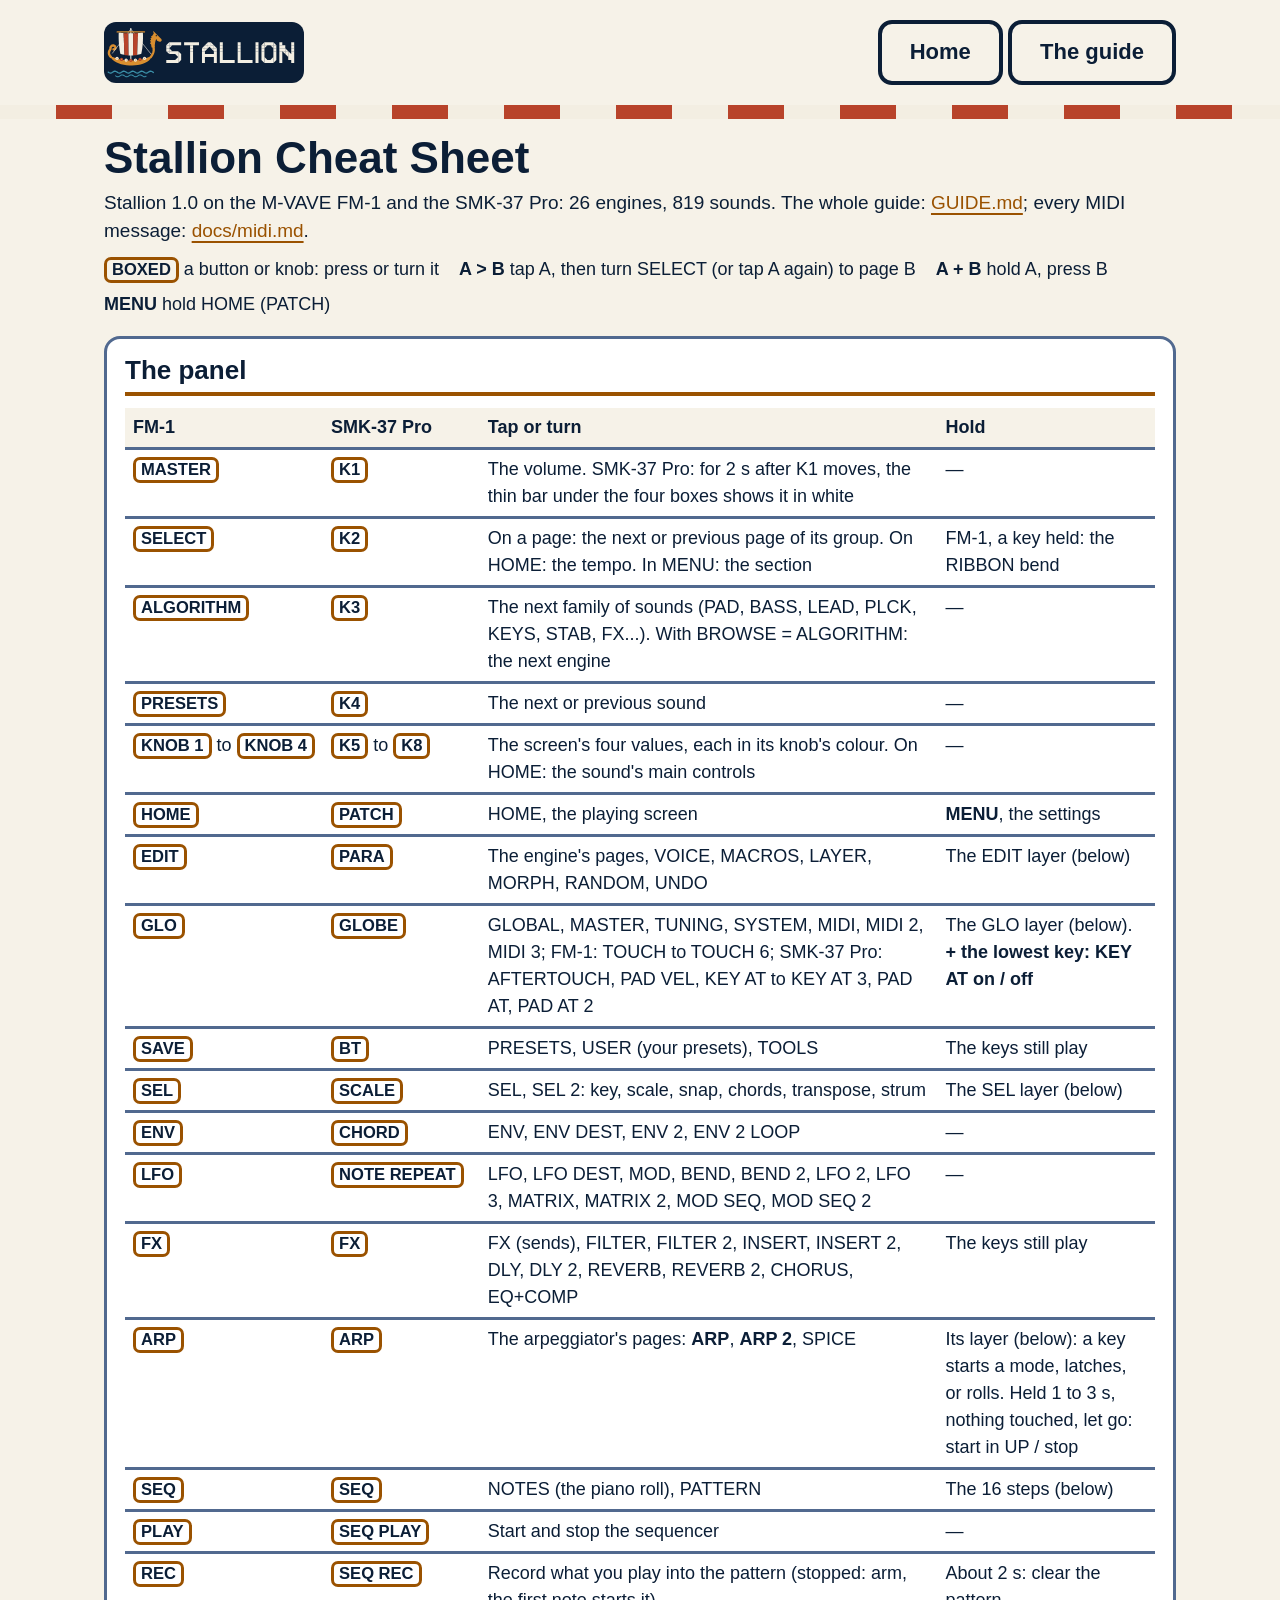
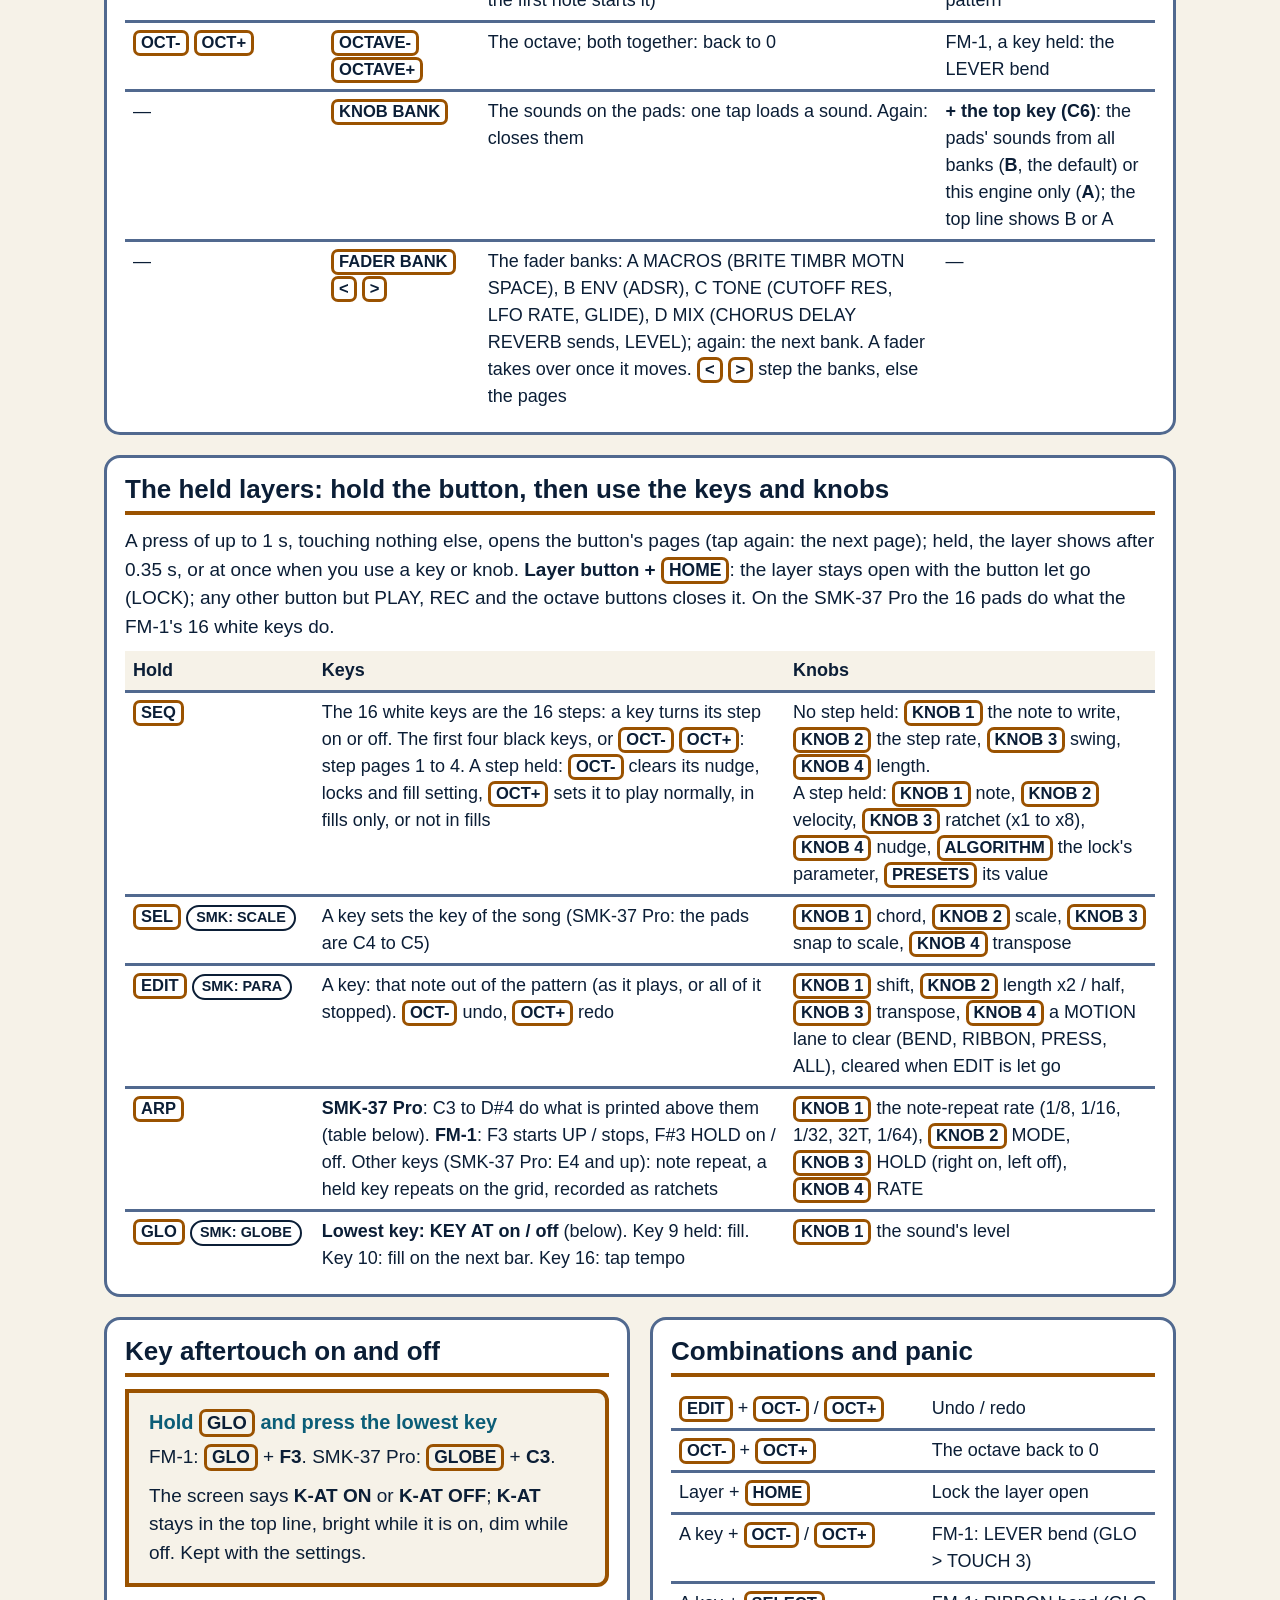
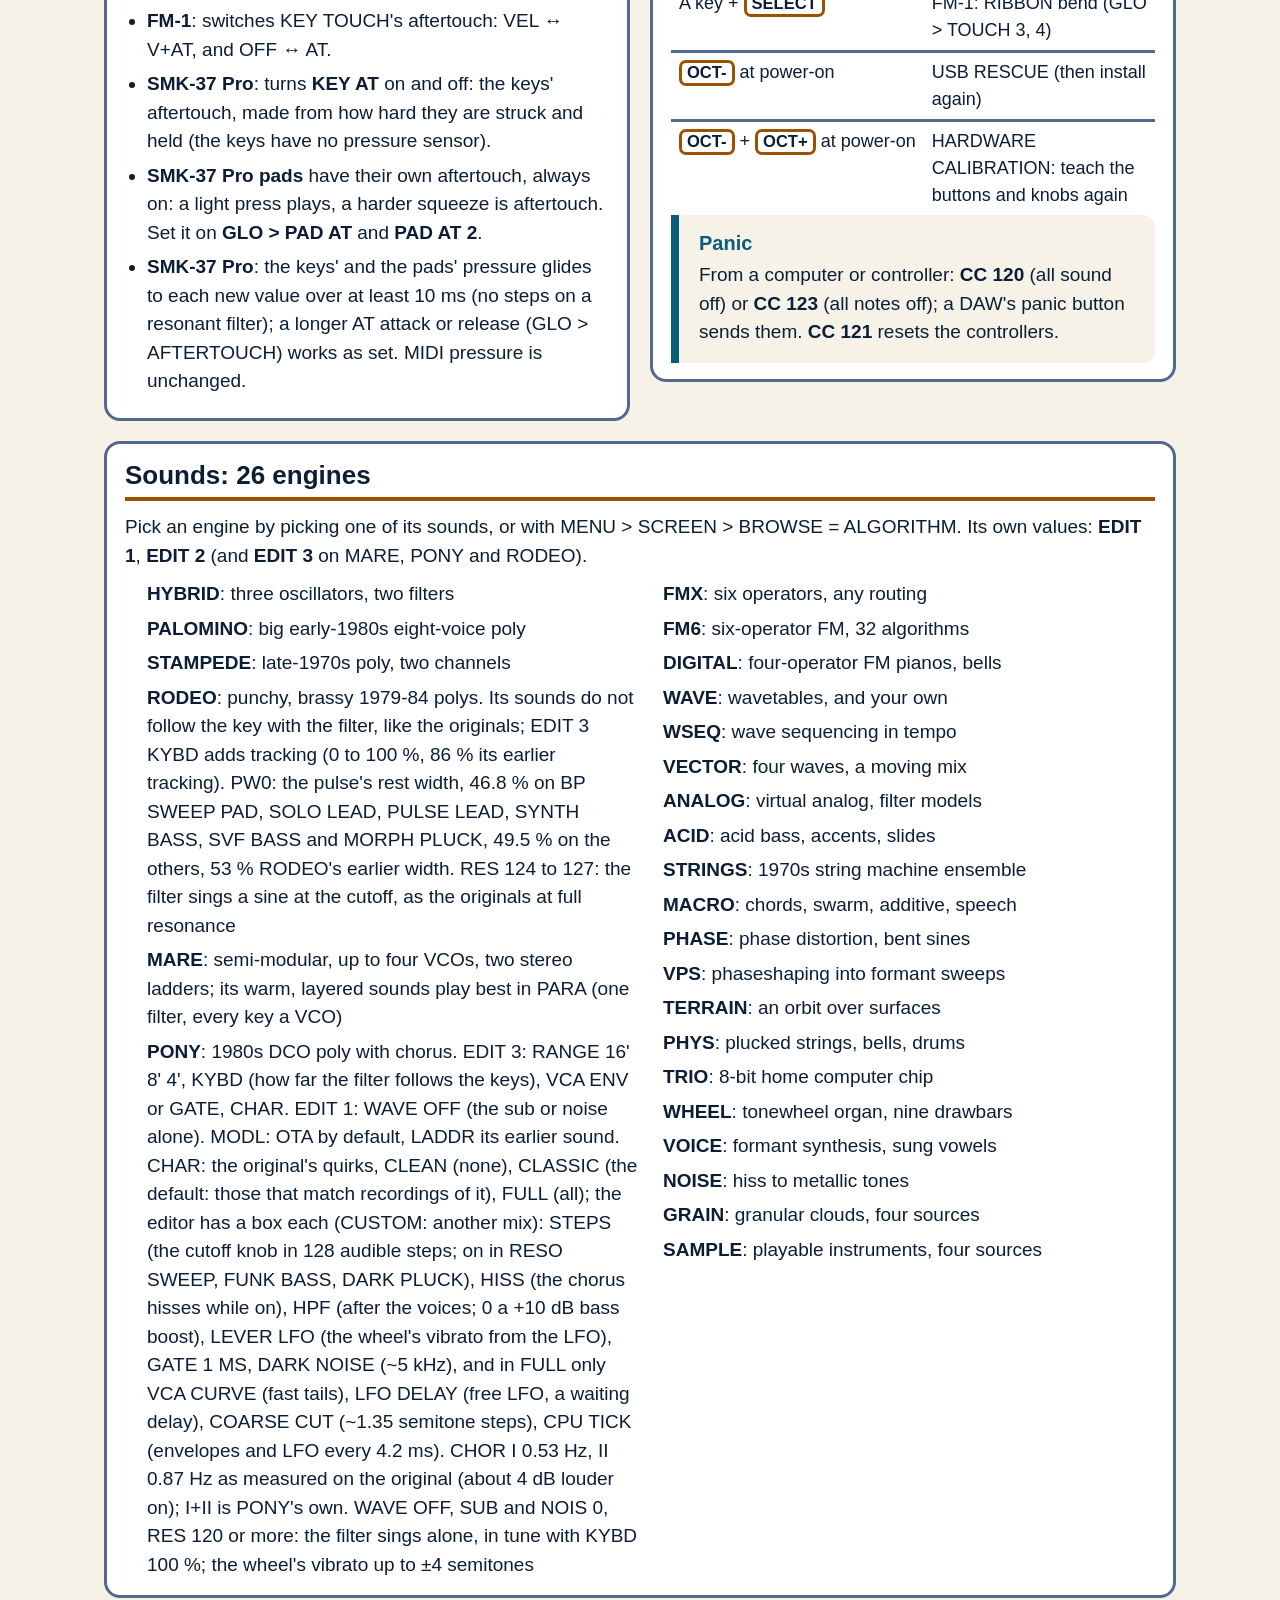
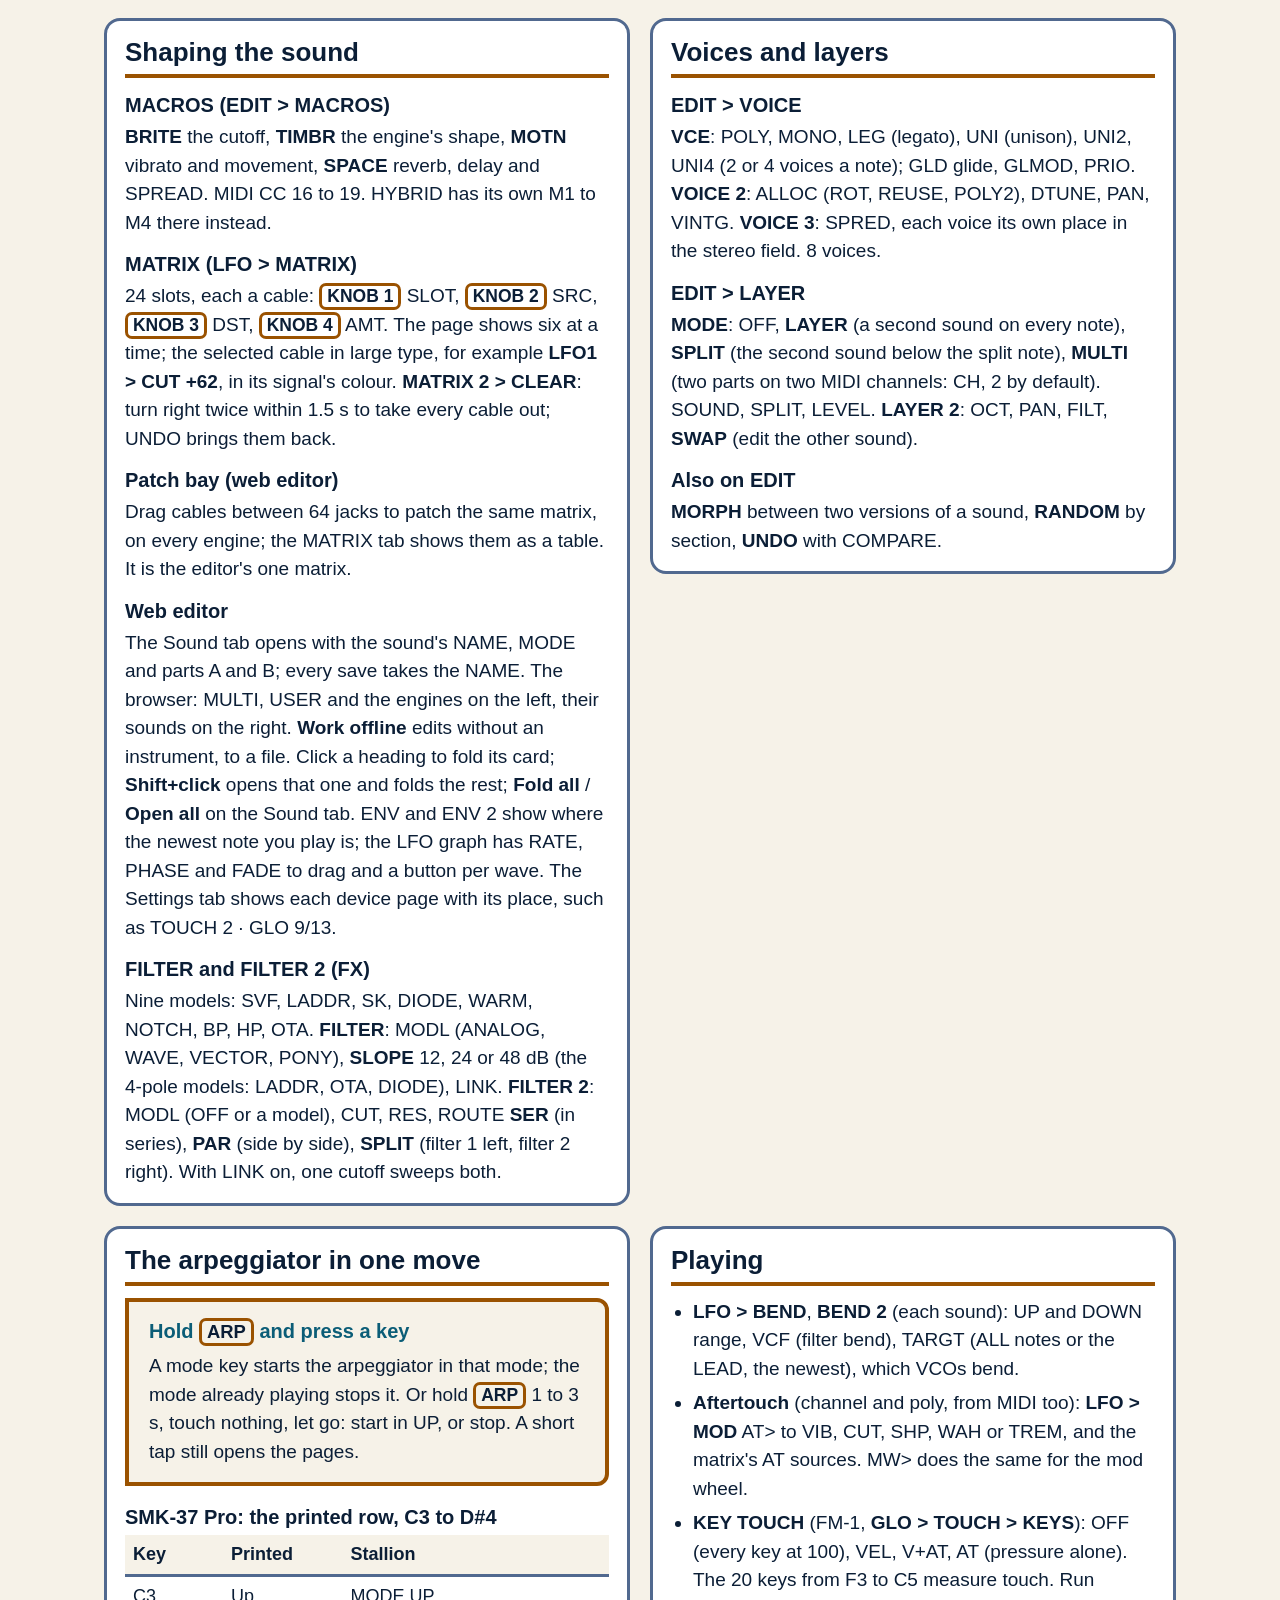
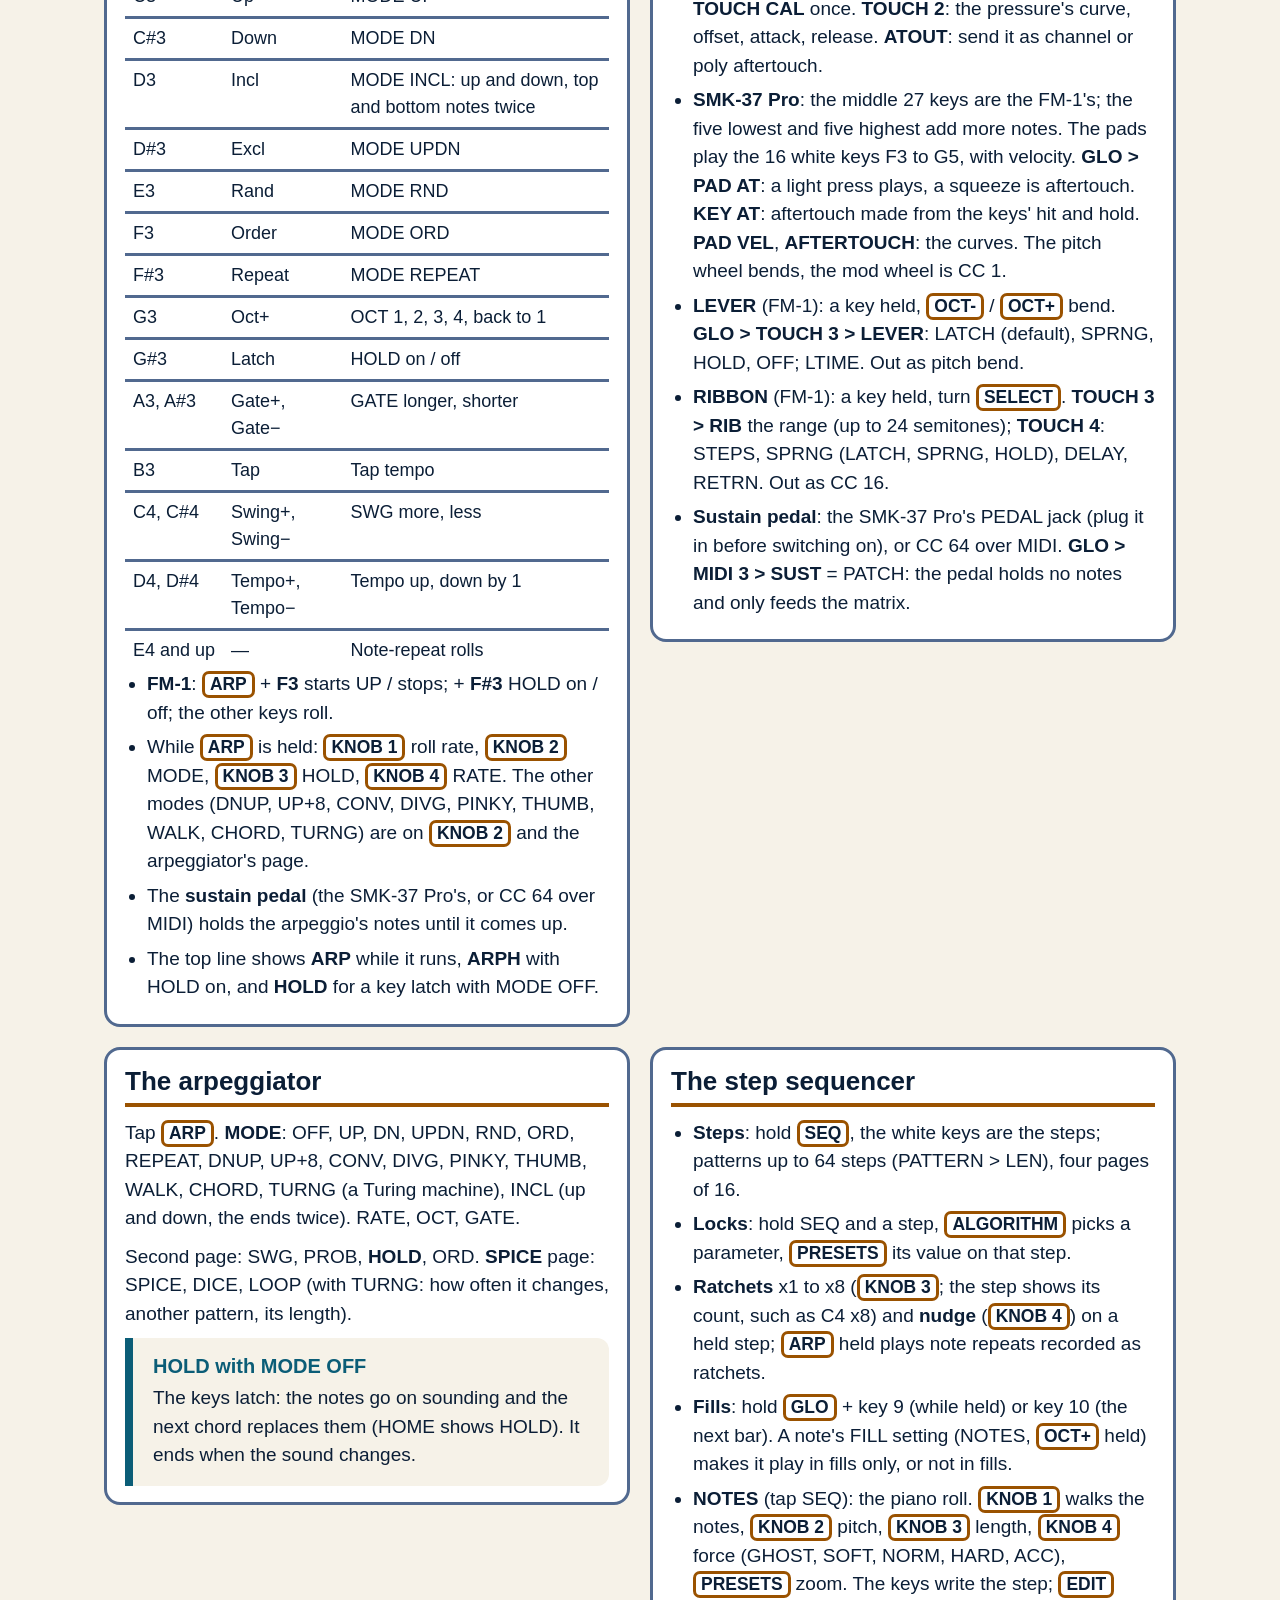
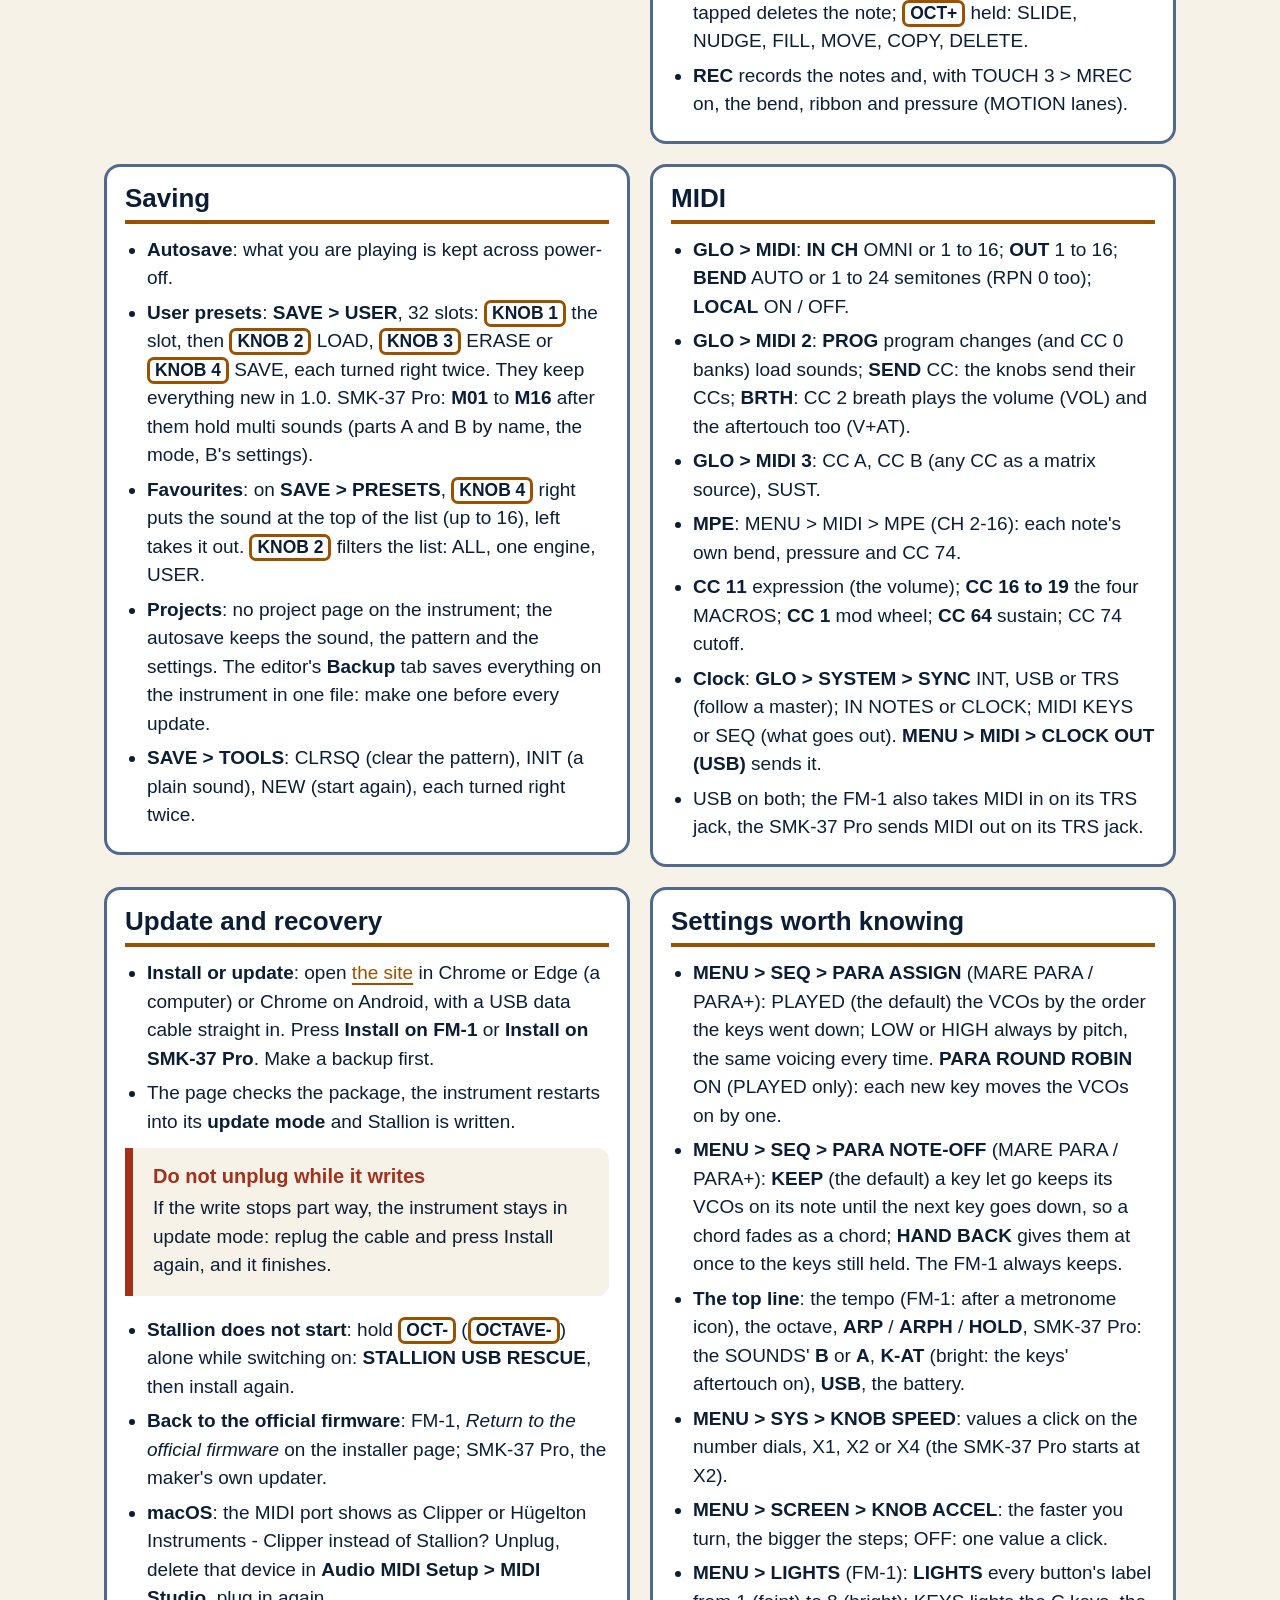
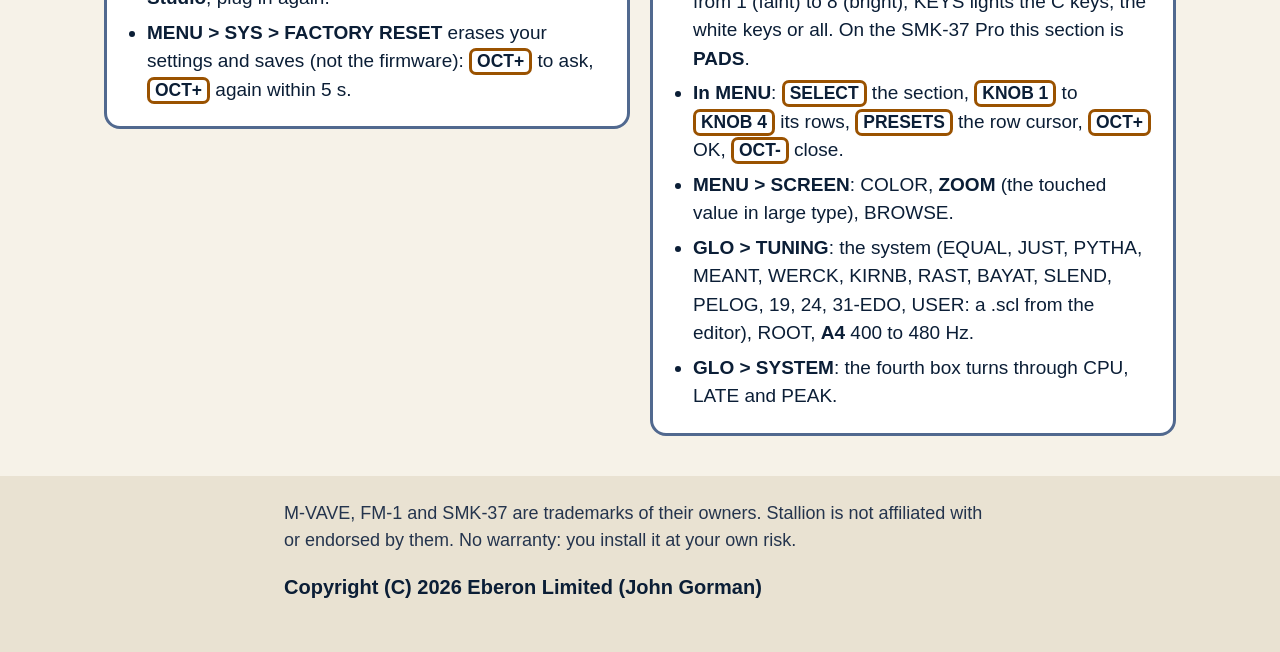
<file: cheat-sheet.html>
<!doctype html>
<!-- SPDX-License-Identifier: GPL-3.0-only
     Copyright (C) 2026 Eberon Limited (John Gorman)
     Stallion's one-page cheat sheet (the site's cheat-sheet.html, web/make_site.py with --smk37): the panel of the FM-1
     and the SMK-37 Pro side by side, the held layers, the sounds, playing, the arpeggiator, the sequencer, saving, MIDI,
     updating and the settings worth knowing. Every line is taken from QUICKSTART.md, GUIDE.md, docs/midi.md,
     docs/stallion-1.0.0.md and README.md and checked against the firmware (panel.c, params.c, ui_input.c, ui_layers.c,
     seq.c, ui_menu.c). make_site.py fills the logo, web/site.css and the counts (26 819). English only.
     Colour means one thing, never alone: oak (a boxed name) a button or knob to press or turn, sea (a labelled note)
     information, rust (a labelled warning) a warning. System fonts only; no script. Prints landscape (A4 or Letter). -->
<html lang="en">
<head>
<meta charset="utf-8">
<meta name="viewport" content="width=device-width, initial-scale=1">
<meta name="description" content="Stallion Cheat Sheet: every button, knob, layer and page of Stallion on the M-VAVE FM-1 and SMK-37 Pro, on one printable page.">
<meta name="color-scheme" content="dark light">
<link rel="icon" href="webapp/icon-192.png">
<title>Stallion Cheat Sheet</title>
<style>
/* SPDX-License-Identifier: GPL-3.0-only
   Copyright (C) 2026 Eberon Limited (John Gorman)
   Stallion's site style, shared by the front page and both installers (web/make_site.py puts it in each page at its
   SITE_CSS marker). The colours are the logo's (tools/gen_logo.py): deep-sea navy, sail white, Wicklow oak, rust, sea.
   Each colour means one thing everywhere:
     oak    what you do: install buttons, links that act, the step numbers
     sea    information: notes, the browser rule, captions' headings
     rust   a warning: do not unplug, no warranty, an error
     sail   the text
   Large type for weak eyes: body 20 px, nothing under 18 px; headings in the FM-1's own pixel font (Terminus, OFL)
   at multiples of 16 px so its pixels stay sharp. No thin lines: rules and borders are 3 px or more. */
:root {
  --navy: #0b1e36; --deep: #06111f; --panel: #12294b; --edge: #2c4a78;
  --sail: #f3eee2; --soft: #d9d3c4; --oak: #eaa54c; --oak-deep: #d98e2f; --rust: #ef7a5c; --rust-deep: #b8432a;
  --sea: #6cc3dc; --sea-deep: #3b8fa8;
  --body: "Avenir Next", "Segoe UI", "Helvetica Neue", Ubuntu, Roboto, "Noto Sans", Arial, sans-serif;
  --pixel: "Stallion Pixel", "Courier New", monospace;
  color-scheme: dark;
}
* { box-sizing: border-box; }
html { -webkit-text-size-adjust: 100%; scroll-behavior: smooth; }
@media (prefers-reduced-motion: reduce) { html { scroll-behavior: auto; } }
body { margin: 0; background: var(--navy); color: var(--sail); font: 500 20px/1.6 var(--body); }
img { max-width: 100%; height: auto; }
a { color: var(--oak); text-decoration-thickness: 2px; text-underline-offset: 4px; }
a:hover { color: var(--sail); }
:focus-visible { outline: 4px solid var(--sea); outline-offset: 4px; border-radius: 6px; }
p { margin: 0 0 18px; }
strong, b { font-weight: 700; color: var(--sail); }
.wrap { max-width: 1120px; margin: 0 auto; padding: 0 24px; }
.narrow { max-width: 760px; margin: 0 auto; padding: 0 24px; }
@media (max-width: 600px) { .wrap, .narrow { padding: 0 16px; } body { font-size: 19px; } }

/* the pixel font for headings: Terminus, drawn for 16 px; kept at 32, 48, 64 */
.px, h1, h2, h3 { font-family: var(--pixel); font-weight: 400; letter-spacing: 0; text-transform: uppercase;
                  -webkit-font-smoothing: none; font-smooth: never; }
h1 { font-size: 64px; line-height: 1.05; margin: 0 0 24px; }
h2 { font-size: 48px; line-height: 1.1; margin: 0 0 24px; }
h3 { font-size: 32px; line-height: 1.15; margin: 0 0 12px; }
@media (max-width: 700px) { h1 { font-size: 48px; } h2 { font-size: 32px; } h3 { font-size: 32px; } }
@media (max-width: 380px) { h1 { font-size: 32px; } }
.kicker { font: 400 32px/1.1 var(--pixel); color: var(--sea); text-transform: uppercase; margin: 0 0 12px; display: block; }
.lead { font-size: 24px; line-height: 1.5; max-width: 40em; }
@media (max-width: 600px) { .lead { font-size: 21px; } }

/* the header: the logo, the language buttons */
.bar { display: flex; align-items: center; justify-content: space-between; gap: 16px; padding-top: 20px; padding-bottom: 20px; flex-wrap: wrap; }
.bar .logo { display: block; line-height: 0; }
.bar .logo svg { display: block; width: 260px; height: auto; border-radius: 12px; }
@media (max-width: 600px) { .bar .logo svg { width: 190px; } }
.langs { display: flex; gap: 8px; flex-wrap: wrap; }
.lang { font: 600 18px/1 var(--body); color: var(--sail); background: transparent; border: 3px solid var(--edge);
        border-radius: 999px; padding: 10px 16px; cursor: pointer; min-height: 44px; }
.lang:hover { border-color: var(--sail); }
.lang[aria-current="true"] { background: var(--sail); color: var(--navy); border-color: var(--sail); }

/* the sail: white and rust stripes, the logo's square sail, as a divider */
.sail { height: 14px; background: repeating-linear-gradient(90deg, var(--sail) 0 56px, var(--rust-deep) 56px 112px); }
.sea-line { height: 10px; background: radial-gradient(circle at 10px -4px, transparent 9px, var(--sea-deep) 10px 13px, transparent 14px) 0 0 / 40px 10px repeat-x; opacity: .9; }

/* buttons: oak blocks, big */
.btn { display: inline-flex; align-items: center; justify-content: center; gap: 12px; min-height: 64px; padding: 14px 28px;
       font: 400 32px/1 var(--pixel); text-transform: uppercase; text-decoration: none; color: var(--deep);
       background: var(--oak); border: 4px solid var(--oak); border-radius: 14px; cursor: pointer; }
.btn:hover { background: var(--sail); border-color: var(--sail); color: var(--deep); }
.btn.ghost { background: transparent; color: var(--sail); border-color: var(--sail); }
.btn.ghost:hover { background: var(--sail); color: var(--deep); }
.btn small { font: 600 18px/1.2 var(--body); text-transform: none; display: block; }
.btn.text { font: 700 22px/1.3 var(--body); text-transform: none; }
.btn[disabled] { background: var(--panel); border-color: var(--edge); color: var(--soft); cursor: default; }
@media (max-width: 600px) { .btn { font-size: 32px; padding: 12px 18px; } }

/* notes: sea for information, rust for a warning */
.note, .warn { border-left: 8px solid var(--sea); background: var(--panel); padding: 16px 20px; border-radius: 0 12px 12px 0;
               margin: 0 0 20px; }
.warn { border-left-color: var(--rust); }
.note b, .warn b { display: block; font: 400 32px/1.1 var(--pixel); text-transform: uppercase; margin-bottom: 6px; }
.note b { color: var(--sea); } .warn b { color: var(--rust); }
.note p:last-child, .warn p:last-child { margin: 0; }

/* the device: a drawn frame around a screen, so a screenshot reads as the product */
.device { display: block; background: #04070d; border: 4px solid var(--edge); border-radius: 28px; padding: 16px;
          box-shadow: 0 24px 48px rgba(0, 0, 0, .45), inset 0 0 0 4px #000; }
.device img { display: block; width: 100%; height: auto; image-rendering: pixelated; border-radius: 6px; }
.photo { display: block; width: 100%; height: auto; border-radius: 22px; }

/* steps: big oak numbers */
.steps { list-style: none; counter-reset: s; margin: 0; padding: 0; display: grid; gap: 18px; }
.steps > li { counter-increment: s; position: relative; padding: 18px 20px 18px 92px; background: var(--panel);
              border-radius: 16px; min-height: 84px; }
.steps > li::before { content: counter(s); position: absolute; left: 20px; top: 14px; width: 56px; height: 56px;
                      display: grid; place-items: center; font: 400 48px/1 var(--pixel); color: var(--deep);
                      background: var(--oak); border-radius: 12px; }
.steps > li b { display: block; font-size: 22px; }

/* the footer */
.foot { background: var(--deep); padding: 40px 0 48px; margin-top: 64px; }
.foot p { color: var(--soft); font-size: 18px; }
.foot .copy { color: var(--sail); font-weight: 700; font-size: 20px; }
[hidden] { display: none !important; }

  /* the cheat sheet's own: the site's colours (site.css) as tokens, redefined for a light screen and for paper */
  :root { color-scheme: dark light; --ink: var(--sail); --bg: var(--navy); --card: var(--panel); --line: var(--edge);
          --act: var(--oak); --act-ink: var(--deep); --info: var(--sea); --warn: var(--rust); --muted: var(--soft); }
  @media (prefers-color-scheme: light) {
    :root:not([data-theme="dark"]) { --ink: #0b1e36; --bg: #f6f2e8; --card: #ffffff; --line: #51698f; --act: #9a5200;
            --act-ink: #ffffff; --info: #0b5d77; --warn: #a3301a; --muted: #24344d; }
  }
  :root[data-theme="light"] { --ink: #0b1e36; --bg: #f6f2e8; --card: #ffffff; --line: #51698f; --act: #9a5200;
            --act-ink: #ffffff; --info: #0b5d77; --warn: #a3301a; --muted: #24344d; }
  body { background: var(--bg); color: var(--ink); font: 500 19px/1.5 var(--body); }
  a { color: var(--act); }
  a:hover { color: var(--ink); }
  strong, b { color: var(--ink); }
  /* system fonts only: the headings bold and plain, large */
  h1, h2, h3 { font-family: var(--body); font-weight: 800; text-transform: none; -webkit-font-smoothing: auto; letter-spacing: 0; }
  h1 { font-size: 44px; margin: 0 0 8px; }
  h2 { font-size: 26px; line-height: 1.2; margin: 0 0 12px; padding-bottom: 6px; border-bottom: 4px solid var(--act); }
  h3 { font-size: 20px; margin: 16px 0 6px; }
  @media (max-width: 700px) { h1 { font-size: 34px; } h2 { font-size: 24px; } }
  .top { padding-top: 16px; padding-bottom: 8px; }
  .top p { margin: 0 0 10px; max-width: 60em; }
  .bar .logo svg { width: 200px; }
  .bar .btn.ghost { color: var(--ink); border-color: var(--ink); }
  .bar .btn.ghost:hover { background: var(--ink); color: var(--bg); }
  .sheet { display: grid; grid-template-columns: repeat(auto-fill, minmax(min(100%, 480px), 1fr)); gap: 20px; align-items: start;
           padding-bottom: 40px; }
  .card { background: var(--card); border: 3px solid var(--line); border-radius: 16px; padding: 16px 18px; min-width: 0; }
  .card.wide { grid-column: 1 / -1; }
  .card > :last-child { margin-bottom: 0; }
  .card ul { margin: 0 0 12px; padding-left: 22px; } .card li { margin: 0 0 6px; }
  .card p { margin: 0 0 10px; }
  /* a control to press or turn: a boxed name, in oak (the box says it without the colour) */
  kbd { font: 800 0.92em/1.2 var(--body); color: var(--ink); border: 3px solid var(--act); border-radius: 7px;
        padding: 0 5px; white-space: nowrap; display: inline-block; }
  /* a page or a value on the screen: capitals, plain */
  .pg { font-weight: 800; white-space: nowrap; }
  .tag { display: inline-block; font-size: 0.8em; font-weight: 800; border: 2px solid var(--ink); border-radius: 999px; padding: 0 8px;
         margin-right: 4px; white-space: nowrap; }
  .scroll { overflow-x: auto; }
  table { border-collapse: collapse; width: 100%; font-size: 18px; }
  th, td { text-align: left; vertical-align: top; padding: 6px 8px; border-bottom: 3px solid var(--line); }
  th { font-weight: 800; background: var(--bg); }
  tr:last-child td { border-bottom: 0; }
  td:first-child, td.c { white-space: nowrap; }
  @media (max-width: 700px) { td:first-child, td.c { white-space: normal; } table { font-size: 17px; } th, td { padding: 6px 4px; } }
  /* a phone: the wide tables become one block a row, each cell named */
  @media screen and (max-width: 700px) {
    table.st, table.st tbody, table.st tr, table.st td { display: block; width: auto; }
    table.st thead { display: none; }
    table.st tr { border-bottom: 3px solid var(--line); padding: 8px 0; }
    table.st td { border: 0; padding: 2px 0; white-space: normal; }
    table.st.panel td:nth-child(1), table.st.panel td:nth-child(2) { display: inline-block; margin-right: 10px; }
    table.st.panel td:nth-child(2)::before { content: "SMK-37 Pro: "; font-weight: 800; }
    table.st.panel td:nth-child(3)::before { content: "Tap or turn: "; font-weight: 800; }
    table.st.panel td:nth-child(4)::before { content: "Hold: "; font-weight: 800; }
    table.st.lay td:nth-child(2)::before { content: "Keys: "; font-weight: 800; }
    table.st.lay td:nth-child(3)::before { content: "Knobs: "; font-weight: 800; }
  }
  .note, .warn { background: var(--bg); border-left-color: var(--info); }
  .warn { border-left-color: var(--warn); }
  .note b.h, .warn b.h { font: 800 20px/1.2 var(--body); text-transform: none; }
  .note b.h { color: var(--info); } .warn b.h { color: var(--warn); }
  .note b:not(.h), .warn b:not(.h) { display: inline; font: inherit; font-weight: 800; text-transform: none; color: var(--ink); margin: 0; }
  .note b.h, .warn b.h { display: block; margin-bottom: 6px; }
  .key { border: 4px solid var(--act); }
  .key .h { color: var(--act); }
  .eng { columns: 2 240px; column-gap: 24px; margin: 0; padding: 0; list-style: none; }
  .eng li { break-inside: avoid; margin: 0 0 6px; }
  .eng b { font-weight: 800; }
  .legend { display: flex; flex-wrap: wrap; gap: 8px 20px; font-size: 18px; margin: 4px 0 16px; }
  .foot { margin-top: 0; padding: 24px 0 32px; }
  .foot p { color: var(--muted); }
  .foot .copy { color: var(--ink); }
  @media (prefers-color-scheme: light) { :root:not([data-theme="dark"]) .foot { background: #e9e2d2; } }
  /* paper: landscape, black on white, four columns, nothing to click */
  @page { size: landscape; margin: 9mm; }
  @media print {
    :root { --ink: #000; --bg: #fff; --card: #fff; --line: #444; --act: #000; --info: #000; --warn: #000; --muted: #000; }
    body { font-size: 8.6pt; line-height: 1.3; background: #fff; color: #000; }
    .bar, .sail, .noprint, .foot { display: none !important; }
    .wrap, .narrow { max-width: none; padding: 0; }
    h1 { font-size: 16pt; margin: 0 0 2pt; } h2 { font-size: 10.5pt; margin: 0 0 3pt; padding-bottom: 1pt; border-bottom-width: 2px; }
    h3 { font-size: 9pt; margin: 4pt 0 2pt; }
    .top { padding: 0 0 4pt; } .top p { margin: 0 0 2pt; }
    .sheet { display: block; columns: 3; column-gap: 5mm; padding: 0; }
    .card { break-inside: avoid-column; border: 1.5px solid #000; border-radius: 4px; padding: 4pt 5pt; margin: 0 0 4pt; }
    .card.wide { column-span: all; break-inside: auto; }
    .card.wide .scroll { overflow: visible; }
    #sounds .eng { columns: 5; }
    table { font-size: 8pt; } th, td { padding: 1pt 2pt; border-bottom: 1px solid #777; } th { background: #fff; }
    td:first-child, td.c { white-space: normal; }
    kbd { border-width: 1.5px; border-radius: 3px; padding: 0 2px; color: #000; }
    .note, .warn, .key { border-left-width: 4px; padding: 3pt 5pt; margin: 0 0 4pt; border-radius: 0; }
    .note b.h, .warn b.h { font-size: 9pt; }
    .eng { columns: 2; column-gap: 4mm; } .eng li { margin: 0 0 1pt; }
    .card ul { padding-left: 12px; margin: 0 0 3pt; } .card li { margin: 0 0 1pt; } .card p { margin: 0 0 3pt; }
    a { color: #000; text-decoration: none; }
    .legend { font-size: 8pt; margin: 0 0 3pt; }
  }
</style>
</head>
<body>
<header class="wrap bar"><a class="logo" href="./" aria-label="Stallion"><svg xmlns="http://www.w3.org/2000/svg" viewBox="0 0 783.657 240" width="783.657" height="240" role="img" aria-label="Stallion">
<!-- Stallion (EberonLtd), drawn by tools/gen_logo.py; GPL-3.0-only -->
<rect width="783.657" height="240" rx="24" fill="#0B1E36"/>
<polygon points="26.9,134.7 36.6,138.5 46.4,141.9 56.2,144.7 66.0,147.0 75.8,148.8 85.5,150.1 95.3,150.9 105.1,151.1 114.9,150.9 124.7,150.1 134.4,148.8 144.2,147.0 154.0,144.7 163.8,141.9 173.6,138.5 183.3,134.7 187.5,131.6 185.3,138.5 181.5,144.8 176.1,150.5 169.3,155.4 161.4,159.7 152.5,163.3 142.8,166.1 132.4,168.3 121.6,169.7 110.5,170.3 99.3,170.2 88.1,169.3 77.2,167.6 66.8,165.1 56.9,161.8 47.8,157.7 39.6,152.7 32.6,146.9 27.0,140.2 22.7,132.6" fill="#D98E2F"/>
<polyline points="183.3,136.7 185.3,134.2 187.1,131.6 188.7,129.0 190.1,126.4 191.3,123.8 192.4,121.1 193.2,118.5 193.9,115.9 194.4,113.2 194.7,110.6 194.8,107.9 194.7,105.3 194.5,102.6 194.0,99.9 193.4,97.2 192.6,94.5" fill="none" stroke="#D98E2F" stroke-width="9.26" stroke-linecap="round" stroke-linejoin="round"/>
<polyline points="26.9,136.7 25.2,134.9 23.7,133.1 22.4,131.3 21.4,129.4 20.5,127.5 19.9,125.7 19.5,123.8 19.3,121.8 19.4,119.9 19.6,118.0 20.1,116.0 20.7,114.0 21.6,112.0 22.7,110.0 24.0,108.0 25.6,106.0 25.2,103.8 25.3,101.7 25.7,99.7 26.5,97.8 27.5,96.2 28.8,94.7 30.3,93.6 32.0,92.7 33.7,92.2 35.4,92.0 37.2,92.1 38.8,92.5 40.3,93.1 41.6,94.0 42.7,95.1 43.6,96.3 44.2,97.7 44.6,99.0 44.7,100.4 44.6,101.7 44.2,103.0 43.7,104.1 42.9,105.1 42.1,105.9 41.1,106.5 40.1,106.9 39.1,107.1 38.1,107.1 37.2,106.9" fill="none" stroke="#D98E2F" stroke-width="9.26" stroke-linecap="round" stroke-linejoin="round"/>
<polygon points="186.4,99.7 185.4,94.0 184.7,88.5 180.1,83.2 184.1,78.2 180.2,73.4 184.9,68.8 181.6,64.4 186.9,60.3 184.2,56.4 190.1,52.8 192.2,49.4 194.7,46.1 192.6,33.8 201.9,44.1 224.5,66.7 225.6,69.0 226.0,71.1 225.8,72.9 225.0,74.5 223.5,75.9 221.4,77.0 218.0,77.1 215.0,76.7 212.4,75.9 210.1,74.7 208.2,73.1 206.8,71.0 205.7,68.6 205.0,65.7 203.1,70.3 201.5,75.3 200.3,80.6 199.5,86.3 198.9,92.3 198.8,98.6" fill="#D98E2F"/>
<circle cx="205.0" cy="53.4" r="2.68" fill="#0B1E36"/>
<polyline points="105.1,149.1 105.1,25.6" fill="none" stroke="#F3EEE2" stroke-width="4.12" stroke-linecap="round" stroke-linejoin="round"/>
<polyline points="105.1,27.6 183.3,124.4" fill="none" stroke="#F3EEE2" stroke-width="2.26" stroke-linecap="round" stroke-linejoin="round"/>
<polyline points="105.1,27.6 33.0,122.3" fill="none" stroke="#F3EEE2" stroke-width="2.26" stroke-linecap="round" stroke-linejoin="round"/>
<polyline points="51.6,38.9 158.6,38.9" fill="none" stroke="#D98E2F" stroke-width="5.15" stroke-linecap="round" stroke-linejoin="round"/>
<polygon points="63.9,124.4 62.0,114.1 60.5,103.8 59.2,93.5 58.3,83.2 57.7,72.9 57.4,62.6 57.4,52.3 57.7,42.0 63.7,42.5 69.6,42.9 75.5,43.3 76.7,43.3 77.1,54.0 77.5,64.7 78.0,75.4 78.4,86.1 78.8,96.8 79.2,107.5 79.7,118.2 80.1,128.9 79.4,128.8 74.2,127.5 69.1,126.1" fill="#F3EEE2"/>
<polygon points="80.1,128.9 79.7,118.2 79.2,107.5 78.8,96.8 78.4,86.1 78.0,75.4 77.5,64.7 77.1,54.0 76.7,43.3 81.4,43.6 87.3,43.8 93.3,44.0 95.6,44.0 95.8,54.9 95.9,65.8 96.0,76.7 96.2,87.6 96.3,98.5 96.4,109.4 96.6,120.4 96.7,131.3 94.8,131.1 89.7,130.6 84.5,129.8" fill="#B8432A"/>
<polygon points="96.7,131.3 96.6,120.4 96.4,109.4 96.3,98.5 96.2,87.6 96.0,76.7 95.9,65.8 95.8,54.9 95.6,44.0 99.2,44.1 105.1,44.1 111.0,44.1 114.6,44.0 114.4,54.9 114.3,65.8 114.2,76.7 114.0,87.6 113.9,98.5 113.8,109.4 113.6,120.4 113.5,131.3 110.2,131.5 105.1,131.6 100.0,131.5" fill="#F3EEE2"/>
<polygon points="113.5,131.3 113.6,120.4 113.8,109.4 113.9,98.5 114.0,87.6 114.2,76.7 114.3,65.8 114.4,54.9 114.6,44.0 116.9,44.0 122.9,43.8 128.8,43.6 133.5,43.3 133.1,54.0 132.7,64.7 132.3,75.4 131.8,86.1 131.4,96.8 131.0,107.5 130.5,118.2 130.1,128.9 125.7,129.8 120.5,130.6 115.4,131.1" fill="#B8432A"/>
<polygon points="130.1,128.9 130.5,118.2 131.0,107.5 131.4,96.8 131.8,86.1 132.3,75.4 132.7,64.7 133.1,54.0 133.5,43.3 134.7,43.3 140.6,42.9 146.5,42.5 152.5,42.0 152.8,52.3 152.8,62.6 152.6,72.9 151.9,83.2 151.0,93.5 149.8,103.8 148.2,114.1 146.3,124.4 141.1,126.1 136.0,127.5 130.8,128.8" fill="#F3EEE2"/>
<circle cx="51.1" cy="142.2" r="6.38" fill="#F3EEE2"/>
<circle cx="51.1" cy="142.2" r="2.06" fill="#D98E2F"/>
<circle cx="68.8" cy="146.5" r="6.38" fill="#B8432A"/>
<circle cx="68.8" cy="146.5" r="2.06" fill="#D98E2F"/>
<circle cx="86.8" cy="149.2" r="6.38" fill="#F3EEE2"/>
<circle cx="86.8" cy="149.2" r="2.06" fill="#D98E2F"/>
<circle cx="104.9" cy="150.1" r="6.38" fill="#B8432A"/>
<circle cx="104.9" cy="150.1" r="2.06" fill="#D98E2F"/>
<circle cx="123.1" cy="149.2" r="6.38" fill="#F3EEE2"/>
<circle cx="123.1" cy="149.2" r="2.06" fill="#D98E2F"/>
<circle cx="141.1" cy="146.6" r="6.38" fill="#B8432A"/>
<circle cx="141.1" cy="146.6" r="2.06" fill="#D98E2F"/>
<circle cx="158.8" cy="142.3" r="6.38" fill="#F3EEE2"/>
<circle cx="158.8" cy="142.3" r="2.06" fill="#D98E2F"/>
<polyline points="16.6,196.4 18.6,197.7 20.7,198.9 22.7,199.7 24.8,200.0 26.9,199.9 28.9,199.3 31.0,198.3 33.0,197.1 35.1,195.8 37.2,194.5 39.2,193.6 41.3,193.0 43.3,192.9 45.4,193.2 47.5,194.0 49.5,195.1 51.6,196.4 53.6,197.7 55.7,198.9 57.7,199.7 59.8,200.0 61.9,199.9 63.9,199.3 66.0,198.3 68.0,197.1 70.1,195.8 72.2,194.5 74.2,193.6 76.3,193.0 78.3,192.9 80.4,193.2 82.5,194.0 84.5,195.1 86.6,196.4 88.6,197.7 90.7,198.9 92.7,199.7 94.8,200.0 96.9,199.9 98.9,199.3 101.0,198.3 103.0,197.1 105.1,195.8 107.2,194.5 109.2,193.6 111.3,193.0 113.3,192.9 115.4,193.2 117.5,194.0 119.5,195.1 121.6,196.4 123.6,197.7 125.7,198.9 127.7,199.7 129.8,200.0 131.9,199.9 133.9,199.3 136.0,198.3 138.0,197.1 140.1,195.8 142.2,194.5 144.2,193.6 146.3,193.0 148.3,192.9 150.4,193.2 152.5,194.0 154.5,195.1 156.6,196.4 158.6,197.7 160.7,198.9 162.7,199.7 164.8,200.0 166.9,199.9 168.9,199.3 171.0,198.3 173.0,197.1 175.1,195.8 177.2,194.5 179.2,193.6 181.3,193.0 183.3,192.9 185.4,193.2 187.5,194.0 189.5,195.1 191.6,196.4 193.6,197.7" fill="none" stroke="#3B8FA8" stroke-width="5.15" stroke-linecap="round" stroke-linejoin="round"/>
<polyline points="45.4,210.9 47.5,212.2 49.5,213.3 51.6,214.1 53.6,214.4 55.7,214.3 57.7,213.7 59.8,212.7 61.9,211.5 63.9,210.2 66.0,209.0 68.0,208.0 70.1,207.4 72.2,207.3 74.2,207.6 76.3,208.4 78.3,209.6 80.4,210.9 82.5,212.2 84.5,213.3 86.6,214.1 88.6,214.4 90.7,214.3 92.7,213.7 94.8,212.7 96.9,211.5 98.9,210.2 101.0,209.0 103.0,208.0 105.1,207.4 107.2,207.3 109.2,207.6 111.3,208.4 113.3,209.6 115.4,210.9 117.5,212.2 119.5,213.3 121.6,214.1 123.6,214.4 125.7,214.3 127.7,213.7 129.8,212.7 131.9,211.5 133.9,210.2 136.0,209.0 138.0,208.0 140.1,207.4 142.2,207.3 144.2,207.6 146.3,208.4 148.3,209.6 150.4,210.9 152.5,212.2 154.5,213.3 156.6,214.1 158.6,214.4 160.7,214.3 162.7,213.7 164.8,212.7" fill="none" stroke="#3B8FA8" stroke-width="4.12" stroke-linecap="round" stroke-linejoin="round"/>
<polygon points="255.7,79.2 302.3,79.2 302.3,90.9 255.7,90.9" fill="#F3EEE2"/>
<polygon points="255.7,79.2 244.0,90.9 255.7,90.9" fill="#F3EEE2"/>
<polygon points="267.3,90.9 255.7,90.9 255.7,102.5" fill="#F3EEE2"/>
<polygon points="313.9,79.2 372.2,79.2 372.2,90.9 313.9,90.9" fill="#F3EEE2"/>
<polygon points="407.2,79.2 418.9,79.2 418.9,90.9 407.2,90.9" fill="#F3EEE2"/>
<polygon points="407.2,79.2 395.5,90.9 407.2,90.9" fill="#F3EEE2"/>
<polygon points="418.9,90.9 407.2,90.9 407.2,102.5" fill="#F3EEE2"/>
<polygon points="418.9,79.2 430.5,90.9 418.9,90.9" fill="#F3EEE2"/>
<polygon points="407.2,90.9 418.9,90.9 418.9,102.5" fill="#F3EEE2"/>
<polygon points="453.8,79.2 465.5,79.2 465.5,90.9 453.8,90.9" fill="#F3EEE2"/>
<polygon points="523.8,79.2 535.4,79.2 535.4,90.9 523.8,90.9" fill="#F3EEE2"/>
<polygon points="593.7,79.2 605.4,79.2 605.4,90.9 593.7,90.9" fill="#F3EEE2"/>
<polygon points="628.7,79.2 663.7,79.2 663.7,90.9 628.7,90.9" fill="#F3EEE2"/>
<polygon points="628.7,79.2 617.0,90.9 628.7,90.9" fill="#F3EEE2"/>
<polygon points="640.3,90.9 628.7,90.9 628.7,102.5" fill="#F3EEE2"/>
<polygon points="663.7,79.2 675.3,90.9 663.7,90.9" fill="#F3EEE2"/>
<polygon points="652.0,90.9 663.7,90.9 663.7,102.5" fill="#F3EEE2"/>
<polygon points="687.0,79.2 698.6,79.2 698.6,90.9 687.0,90.9" fill="#F3EEE2"/>
<polygon points="733.6,79.2 745.3,79.2 745.3,90.9 733.6,90.9" fill="#F3EEE2"/>
<polygon points="244.0,90.9 255.7,90.9 255.7,102.5 244.0,102.5" fill="#F3EEE2"/>
<polygon points="337.3,90.9 348.9,90.9 348.9,102.5 337.3,102.5" fill="#F3EEE2"/>
<polygon points="395.5,90.9 407.2,90.9 407.2,102.5 395.5,102.5" fill="#F3EEE2"/>
<polygon points="395.5,90.9 383.9,102.5 395.5,102.5" fill="#F3EEE2"/>
<polygon points="407.2,102.5 395.5,102.5 395.5,114.2" fill="#F3EEE2"/>
<polygon points="418.9,90.9 430.5,90.9 430.5,102.5 418.9,102.5" fill="#F3EEE2"/>
<polygon points="430.5,90.9 442.2,102.5 430.5,102.5" fill="#F3EEE2"/>
<polygon points="418.9,102.5 430.5,102.5 430.5,114.2" fill="#F3EEE2"/>
<polygon points="453.8,90.9 465.5,90.9 465.5,102.5 453.8,102.5" fill="#F3EEE2"/>
<polygon points="523.8,90.9 535.4,90.9 535.4,102.5 523.8,102.5" fill="#F3EEE2"/>
<polygon points="593.7,90.9 605.4,90.9 605.4,102.5 593.7,102.5" fill="#F3EEE2"/>
<polygon points="617.0,90.9 628.7,90.9 628.7,102.5 617.0,102.5" fill="#F3EEE2"/>
<polygon points="663.7,90.9 675.3,90.9 675.3,102.5 663.7,102.5" fill="#F3EEE2"/>
<polygon points="687.0,90.9 710.3,90.9 710.3,102.5 687.0,102.5" fill="#F3EEE2"/>
<polygon points="733.6,90.9 745.3,90.9 745.3,102.5 733.6,102.5" fill="#F3EEE2"/>
<polygon points="244.0,102.5 255.7,102.5 255.7,114.2 244.0,114.2" fill="#F3EEE2"/>
<polygon points="255.7,102.5 267.3,114.2 255.7,114.2" fill="#F3EEE2"/>
<polygon points="244.0,114.2 255.7,114.2 255.7,125.8" fill="#F3EEE2"/>
<polygon points="337.3,102.5 348.9,102.5 348.9,114.2 337.3,114.2" fill="#F3EEE2"/>
<polygon points="383.9,102.5 395.5,102.5 395.5,114.2 383.9,114.2" fill="#F3EEE2"/>
<polygon points="430.5,102.5 442.2,102.5 442.2,114.2 430.5,114.2" fill="#F3EEE2"/>
<polygon points="453.8,102.5 465.5,102.5 465.5,114.2 453.8,114.2" fill="#F3EEE2"/>
<polygon points="523.8,102.5 535.4,102.5 535.4,114.2 523.8,114.2" fill="#F3EEE2"/>
<polygon points="593.7,102.5 605.4,102.5 605.4,114.2 593.7,114.2" fill="#F3EEE2"/>
<polygon points="617.0,102.5 628.7,102.5 628.7,114.2 617.0,114.2" fill="#F3EEE2"/>
<polygon points="663.7,102.5 675.3,102.5 675.3,114.2 663.7,114.2" fill="#F3EEE2"/>
<polygon points="687.0,102.5 710.3,102.5 710.3,114.2 687.0,114.2" fill="#F3EEE2"/>
<polygon points="710.3,102.5 721.9,114.2 710.3,114.2" fill="#F3EEE2"/>
<polygon points="698.6,114.2 710.3,114.2 710.3,125.8" fill="#F3EEE2"/>
<polygon points="733.6,102.5 745.3,102.5 745.3,114.2 733.6,114.2" fill="#F3EEE2"/>
<polygon points="255.7,114.2 290.6,114.2 290.6,125.8 255.7,125.8" fill="#F3EEE2"/>
<polygon points="290.6,114.2 302.3,125.8 290.6,125.8" fill="#F3EEE2"/>
<polygon points="279.0,125.8 290.6,125.8 290.6,137.5" fill="#F3EEE2"/>
<polygon points="337.3,114.2 348.9,114.2 348.9,125.8 337.3,125.8" fill="#F3EEE2"/>
<polygon points="383.9,114.2 395.5,114.2 395.5,125.8 383.9,125.8" fill="#F3EEE2"/>
<polygon points="430.5,114.2 442.2,114.2 442.2,125.8 430.5,125.8" fill="#F3EEE2"/>
<polygon points="453.8,114.2 465.5,114.2 465.5,125.8 453.8,125.8" fill="#F3EEE2"/>
<polygon points="523.8,114.2 535.4,114.2 535.4,125.8 523.8,125.8" fill="#F3EEE2"/>
<polygon points="593.7,114.2 605.4,114.2 605.4,125.8 593.7,125.8" fill="#F3EEE2"/>
<polygon points="617.0,114.2 628.7,114.2 628.7,125.8 617.0,125.8" fill="#F3EEE2"/>
<polygon points="663.7,114.2 675.3,114.2 675.3,125.8 663.7,125.8" fill="#F3EEE2"/>
<polygon points="687.0,114.2 698.6,114.2 698.6,125.8 687.0,125.8" fill="#F3EEE2"/>
<polygon points="710.3,114.2 721.9,114.2 721.9,125.8 710.3,125.8" fill="#F3EEE2"/>
<polygon points="721.9,114.2 733.6,125.8 721.9,125.8" fill="#F3EEE2"/>
<polygon points="710.3,125.8 721.9,125.8 721.9,137.5" fill="#F3EEE2"/>
<polygon points="733.6,114.2 745.3,114.2 745.3,125.8 733.6,125.8" fill="#F3EEE2"/>
<polygon points="290.6,125.8 302.3,125.8 302.3,137.5 290.6,137.5" fill="#F3EEE2"/>
<polygon points="337.3,125.8 348.9,125.8 348.9,137.5 337.3,137.5" fill="#F3EEE2"/>
<polygon points="383.9,125.8 442.2,125.8 442.2,137.5 383.9,137.5" fill="#F3EEE2"/>
<polygon points="453.8,125.8 465.5,125.8 465.5,137.5 453.8,137.5" fill="#F3EEE2"/>
<polygon points="523.8,125.8 535.4,125.8 535.4,137.5 523.8,137.5" fill="#F3EEE2"/>
<polygon points="593.7,125.8 605.4,125.8 605.4,137.5 593.7,137.5" fill="#F3EEE2"/>
<polygon points="617.0,125.8 628.7,125.8 628.7,137.5 617.0,137.5" fill="#F3EEE2"/>
<polygon points="663.7,125.8 675.3,125.8 675.3,137.5 663.7,137.5" fill="#F3EEE2"/>
<polygon points="687.0,125.8 698.6,125.8 698.6,137.5 687.0,137.5" fill="#F3EEE2"/>
<polygon points="721.9,125.8 745.3,125.8 745.3,137.5 721.9,137.5" fill="#F3EEE2"/>
<polygon points="290.6,137.5 302.3,137.5 302.3,149.1 290.6,149.1" fill="#F3EEE2"/>
<polygon points="290.6,137.5 279.0,149.1 290.6,149.1" fill="#F3EEE2"/>
<polygon points="302.3,149.1 290.6,149.1 290.6,160.8" fill="#F3EEE2"/>
<polygon points="337.3,137.5 348.9,137.5 348.9,149.1 337.3,149.1" fill="#F3EEE2"/>
<polygon points="383.9,137.5 395.5,137.5 395.5,149.1 383.9,149.1" fill="#F3EEE2"/>
<polygon points="430.5,137.5 442.2,137.5 442.2,149.1 430.5,149.1" fill="#F3EEE2"/>
<polygon points="453.8,137.5 465.5,137.5 465.5,149.1 453.8,149.1" fill="#F3EEE2"/>
<polygon points="523.8,137.5 535.4,137.5 535.4,149.1 523.8,149.1" fill="#F3EEE2"/>
<polygon points="593.7,137.5 605.4,137.5 605.4,149.1 593.7,149.1" fill="#F3EEE2"/>
<polygon points="617.0,137.5 628.7,137.5 628.7,149.1 617.0,149.1" fill="#F3EEE2"/>
<polygon points="628.7,137.5 640.3,149.1 628.7,149.1" fill="#F3EEE2"/>
<polygon points="617.0,149.1 628.7,149.1 628.7,160.8" fill="#F3EEE2"/>
<polygon points="663.7,137.5 675.3,137.5 675.3,149.1 663.7,149.1" fill="#F3EEE2"/>
<polygon points="663.7,137.5 652.0,149.1 663.7,149.1" fill="#F3EEE2"/>
<polygon points="675.3,149.1 663.7,149.1 663.7,160.8" fill="#F3EEE2"/>
<polygon points="687.0,137.5 698.6,137.5 698.6,149.1 687.0,149.1" fill="#F3EEE2"/>
<polygon points="721.9,137.5 745.3,137.5 745.3,149.1 721.9,149.1" fill="#F3EEE2"/>
<polygon points="244.0,149.1 290.6,149.1 290.6,160.8 244.0,160.8" fill="#F3EEE2"/>
<polygon points="337.3,149.1 348.9,149.1 348.9,160.8 337.3,160.8" fill="#F3EEE2"/>
<polygon points="383.9,149.1 395.5,149.1 395.5,160.8 383.9,160.8" fill="#F3EEE2"/>
<polygon points="430.5,149.1 442.2,149.1 442.2,160.8 430.5,160.8" fill="#F3EEE2"/>
<polygon points="453.8,149.1 512.1,149.1 512.1,160.8 453.8,160.8" fill="#F3EEE2"/>
<polygon points="523.8,149.1 582.1,149.1 582.1,160.8 523.8,160.8" fill="#F3EEE2"/>
<polygon points="593.7,149.1 605.4,149.1 605.4,160.8 593.7,160.8" fill="#F3EEE2"/>
<polygon points="628.7,149.1 663.7,149.1 663.7,160.8 628.7,160.8" fill="#F3EEE2"/>
<polygon points="687.0,149.1 698.6,149.1 698.6,160.8 687.0,160.8" fill="#F3EEE2"/>
<polygon points="733.6,149.1 745.3,149.1 745.3,160.8 733.6,160.8" fill="#F3EEE2"/>
</svg>
</a>
  <nav class="nav"><a class="btn ghost text" href="./">Home</a> <a class="btn ghost text" href="https://github.com/EberonLtd/stallion-fm1/blob/main/GUIDE.md">The guide</a></nav></header>
<div class="sail" role="presentation"></div>
<main>
<div class="wrap top">
  <h1>Stallion Cheat Sheet</h1>
  <p>Stallion 1.0 on the M-VAVE FM-1 and the SMK-37 Pro: 26 engines, 819 sounds. The whole guide: <a href="https://github.com/EberonLtd/stallion-fm1/blob/main/GUIDE.md">GUIDE.md</a>; every MIDI message: <a href="https://github.com/EberonLtd/stallion-fm1/blob/main/docs/midi.md">docs/midi.md</a>.</p>
  <p class="legend"><span><kbd>BOXED</kbd> a button or knob: press or turn it</span><span><b>A &gt; B</b> tap A, then turn SELECT (or tap A again) to page B</span><span><b>A + B</b> hold A, press B</span><span><b>MENU</b> hold HOME (PATCH)</span></p>
</div>

<div class="wrap sheet">

  <!-- ===================== THE PANEL ===================== -->
  <section class="card wide" id="panel">
    <h2>The panel</h2>
    <div class="scroll"><table class="st panel">
      <thead><tr><th scope="col">FM-1</th><th scope="col">SMK-37 Pro</th><th scope="col">Tap or turn</th><th scope="col">Hold</th></tr></thead>
      <tbody>
        <tr><td><kbd>MASTER</kbd></td><td><kbd>K1</kbd></td><td>The volume. SMK-37 Pro: for 2 s after K1 moves, the thin bar under the four boxes shows it in white</td><td>—</td></tr>
        <tr><td><kbd>SELECT</kbd></td><td><kbd>K2</kbd></td><td>On a page: the next or previous page of its group. On HOME: the tempo. In MENU: the section</td><td>FM-1, a key held: the RIBBON bend</td></tr>
        <tr><td><kbd>ALGORITHM</kbd></td><td><kbd>K3</kbd></td><td>The next family of sounds (PAD, BASS, LEAD, PLCK, KEYS, STAB, FX...). With BROWSE = ALGORITHM: the next engine</td><td>—</td></tr>
        <tr><td><kbd>PRESETS</kbd></td><td><kbd>K4</kbd></td><td>The next or previous sound</td><td>—</td></tr>
        <tr><td><kbd>KNOB 1</kbd> to <kbd>KNOB 4</kbd></td><td><kbd>K5</kbd> to <kbd>K8</kbd></td><td>The screen's four values, each in its knob's colour. On HOME: the sound's main controls</td><td>—</td></tr>
        <tr><td><kbd>HOME</kbd></td><td><kbd>PATCH</kbd></td><td>HOME, the playing screen</td><td><b>MENU</b>, the settings</td></tr>
        <tr><td><kbd>EDIT</kbd></td><td><kbd>PARA</kbd></td><td>The engine's pages, VOICE, MACROS, LAYER, MORPH, RANDOM, UNDO</td><td>The EDIT layer (below)</td></tr>
        <tr><td><kbd>GLO</kbd></td><td><kbd>GLOBE</kbd></td><td>GLOBAL, MASTER, TUNING, SYSTEM, MIDI, MIDI 2, MIDI 3; FM-1: TOUCH to TOUCH 6; SMK-37 Pro: AFTERTOUCH, PAD VEL, KEY AT to KEY AT 3, PAD AT, PAD AT 2</td><td>The GLO layer (below). <b>+ the lowest key: KEY AT on / off</b></td></tr>
        <tr><td><kbd>SAVE</kbd></td><td><kbd>BT</kbd></td><td>PRESETS, USER (your presets), TOOLS</td><td>The keys still play</td></tr>
        <tr><td><kbd>SEL</kbd></td><td><kbd>SCALE</kbd></td><td>SEL, SEL 2: key, scale, snap, chords, transpose, strum</td><td>The SEL layer (below)</td></tr>
        <tr><td><kbd>ENV</kbd></td><td><kbd>CHORD</kbd></td><td>ENV, ENV DEST, ENV 2, ENV 2 LOOP</td><td>—</td></tr>
        <tr><td><kbd>LFO</kbd></td><td><kbd>NOTE REPEAT</kbd></td><td>LFO, LFO DEST, MOD, BEND, BEND 2, LFO 2, LFO 3, MATRIX, MATRIX 2, MOD SEQ, MOD SEQ 2</td><td>—</td></tr>
        <tr><td><kbd>FX</kbd></td><td><kbd>FX</kbd></td><td>FX (sends), FILTER, FILTER 2, INSERT, INSERT 2, DLY, DLY 2, REVERB, REVERB 2, CHORUS, EQ+COMP</td><td>The keys still play</td></tr>
        <tr><td><kbd>ARP</kbd></td><td><kbd>ARP</kbd></td><td>The arpeggiator's pages: <span class="pg">ARP</span>, <span class="pg">ARP 2</span>, SPICE</td><td>Its layer (below): a key starts a mode, latches, or rolls. Held 1 to 3 s, nothing touched, let go: start in UP / stop</td></tr>
        <tr><td><kbd>SEQ</kbd></td><td><kbd>SEQ</kbd></td><td>NOTES (the piano roll), PATTERN</td><td>The 16 steps (below)</td></tr>
        <tr><td><kbd>PLAY</kbd></td><td><kbd>SEQ PLAY</kbd></td><td>Start and stop the sequencer</td><td>—</td></tr>
        <tr><td><kbd>REC</kbd></td><td><kbd>SEQ REC</kbd></td><td>Record what you play into the pattern (stopped: arm, the first note starts it)</td><td>About 2 s: clear the pattern</td></tr>
        <tr><td><kbd>OCT-</kbd> <kbd>OCT+</kbd></td><td><kbd>OCTAVE-</kbd> <kbd>OCTAVE+</kbd></td><td>The octave; both together: back to 0</td><td>FM-1, a key held: the LEVER bend</td></tr>
        <tr><td>—</td><td><kbd>KNOB BANK</kbd></td><td>The sounds on the pads: one tap loads a sound. Again: closes them</td><td><b>+ the top key (C6)</b>: the pads' sounds from all banks (<b>B</b>, the default) or this engine only (<b>A</b>); the top line shows B or A</td></tr>
        <tr><td>—</td><td><kbd>FADER BANK</kbd> <kbd>&lt;</kbd> <kbd>&gt;</kbd></td><td>The fader banks: A MACROS (BRITE TIMBR MOTN SPACE), B ENV (ADSR), C TONE (CUTOFF RES, LFO RATE, GLIDE), D MIX (CHORUS DELAY REVERB sends, LEVEL); again: the next bank. A fader takes over once it moves. <kbd>&lt;</kbd> <kbd>&gt;</kbd> step the banks, else the pages</td><td>—</td></tr>
      </tbody>
    </table></div>
  </section>

  <!-- ===================== LAYERS ===================== -->
  <section class="card wide" id="layers">
    <h2>The held layers: hold the button, then use the keys and knobs</h2>
    <p>A press of up to 1 s, touching nothing else, opens the button's pages (tap again: the next page); held, the layer shows after 0.35 s, or at once when you use a key or knob. <b>Layer button + <kbd>HOME</kbd></b>: the layer stays open with the button let go (LOCK); any other button but PLAY, REC and the octave buttons closes it. On the SMK-37 Pro the 16 pads do what the FM-1's 16 white keys do.</p>
    <div class="scroll"><table class="st lay">
      <thead><tr><th scope="col">Hold</th><th scope="col">Keys</th><th scope="col">Knobs</th></tr></thead>
      <tbody>
        <tr><td><kbd>SEQ</kbd></td><td>The 16 white keys are the 16 steps: a key turns its step on or off. The first four black keys, or <kbd>OCT-</kbd> <kbd>OCT+</kbd>: step pages 1 to 4. A step held: <kbd>OCT-</kbd> clears its nudge, locks and fill setting, <kbd>OCT+</kbd> sets it to play normally, in fills only, or not in fills</td><td>No step held: <kbd>KNOB 1</kbd> the note to write, <kbd>KNOB 2</kbd> the step rate, <kbd>KNOB 3</kbd> swing, <kbd>KNOB 4</kbd> length.<br>A step held: <kbd>KNOB 1</kbd> note, <kbd>KNOB 2</kbd> velocity, <kbd>KNOB 3</kbd> ratchet (x1 to x8), <kbd>KNOB 4</kbd> nudge, <kbd>ALGORITHM</kbd> the lock's parameter, <kbd>PRESETS</kbd> its value</td></tr>
        <tr><td><kbd>SEL</kbd> <span class="tag">SMK: SCALE</span></td><td>A key sets the key of the song (SMK-37 Pro: the pads are C4 to C5)</td><td><kbd>KNOB 1</kbd> chord, <kbd>KNOB 2</kbd> scale, <kbd>KNOB 3</kbd> snap to scale, <kbd>KNOB 4</kbd> transpose</td></tr>
        <tr><td><kbd>EDIT</kbd> <span class="tag">SMK: PARA</span></td><td>A key: that note out of the pattern (as it plays, or all of it stopped). <kbd>OCT-</kbd> undo, <kbd>OCT+</kbd> redo</td><td><kbd>KNOB 1</kbd> shift, <kbd>KNOB 2</kbd> length x2 / half, <kbd>KNOB 3</kbd> transpose, <kbd>KNOB 4</kbd> a MOTION lane to clear (BEND, RIBBON, PRESS, ALL), cleared when EDIT is let go</td></tr>
        <tr><td><kbd>ARP</kbd></td><td><b>SMK-37 Pro</b>: C3 to D#4 do what is printed above them (table below). <b>FM-1</b>: F3 starts UP / stops, F#3 HOLD on / off. Other keys (SMK-37 Pro: E4 and up): note repeat, a held key repeats on the grid, recorded as ratchets</td><td><kbd>KNOB 1</kbd> the note-repeat rate (1/8, 1/16, 1/32, 32T, 1/64), <kbd>KNOB 2</kbd> MODE, <kbd>KNOB 3</kbd> HOLD (right on, left off), <kbd>KNOB 4</kbd> RATE</td></tr>
        <tr><td><kbd>GLO</kbd> <span class="tag">SMK: GLOBE</span></td><td><b>Lowest key: KEY AT on / off</b> (below). Key 9 held: fill. Key 10: fill on the next bar. Key 16: tap tempo</td><td><kbd>KNOB 1</kbd> the sound's level</td></tr>
      </tbody>
    </table></div>
  </section>

  <!-- ===================== KEY AT ===================== -->
  <section class="card" id="keyat">
    <h2>Key aftertouch on and off</h2>
    <div class="note key">
      <b class="h">Hold <kbd>GLO</kbd> and press the lowest key</b>
      <p>FM-1: <kbd>GLO</kbd> + <b>F3</b>. SMK-37 Pro: <kbd>GLOBE</kbd> + <b>C3</b>.</p>
      <p>The screen says <b>K-AT ON</b> or <b>K-AT OFF</b>; <b>K-AT</b> stays in the top line, bright while it is on, dim while off. Kept with the settings.</p>
    </div>
    <ul>
      <li><b>FM-1</b>: switches KEY TOUCH's aftertouch: VEL &harr; V+AT, and OFF &harr; AT.</li>
      <li><b>SMK-37 Pro</b>: turns <b>KEY AT</b> on and off: the keys' aftertouch, made from how hard they are struck and held (the keys have no pressure sensor).</li>
      <li><b>SMK-37 Pro pads</b> have their own aftertouch, always on: a light press plays, a harder squeeze is aftertouch. Set it on <b>GLO &gt; PAD AT</b> and <b>PAD AT 2</b>.</li>
      <li><b>SMK-37 Pro</b>: the keys' and the pads' pressure glides to each new value over at least 10 ms (no steps on a resonant filter); a longer AT attack or release (GLO &gt; AFTERTOUCH) works as set. MIDI pressure is unchanged.</li>
    </ul>
  </section>

  <!-- ===================== COMBOS ===================== -->
  <section class="card" id="combos">
    <h2>Combinations and panic</h2>
    <table>
      <tbody>
        <tr><td><kbd>EDIT</kbd> + <kbd>OCT-</kbd> / <kbd>OCT+</kbd></td><td>Undo / redo</td></tr>
        <tr><td><kbd>OCT-</kbd> + <kbd>OCT+</kbd></td><td>The octave back to 0</td></tr>
        <tr><td>Layer + <kbd>HOME</kbd></td><td>Lock the layer open</td></tr>
        <tr><td>A key + <kbd>OCT-</kbd> / <kbd>OCT+</kbd></td><td>FM-1: LEVER bend (GLO &gt; TOUCH 3)</td></tr>
        <tr><td>A key + <kbd>SELECT</kbd></td><td>FM-1: RIBBON bend (GLO &gt; TOUCH 3, 4)</td></tr>
        <tr><td><kbd>OCT-</kbd> at power-on</td><td>USB RESCUE (then install again)</td></tr>
        <tr><td><kbd>OCT-</kbd> + <kbd>OCT+</kbd> at power-on</td><td>HARDWARE CALIBRATION: teach the buttons and knobs again</td></tr>
      </tbody>
    </table>
    <div class="note"><b class="h">Panic</b><p>From a computer or controller: <b>CC 120</b> (all sound off) or <b>CC 123</b> (all notes off); a DAW's panic button sends them. <b>CC 121</b> resets the controllers.</p></div>
  </section>

  <!-- ===================== SOUNDS ===================== -->
  <section class="card wide" id="sounds">
    <h2>Sounds: 26 engines</h2>
    <p>Pick an engine by picking one of its sounds, or with MENU &gt; SCREEN &gt; BROWSE = ALGORITHM. Its own values: <b>EDIT 1</b>, <b>EDIT 2</b> (and <b>EDIT 3</b> on MARE, PONY and RODEO).</p>
    <ul class="eng">
      <li><b>HYBRID</b>: three oscillators, two filters</li>
      <li><b>PALOMINO</b>: big early-1980s eight-voice poly</li>
      <li><b>STAMPEDE</b>: late-1970s poly, two channels</li>
      <li><b>RODEO</b>: punchy, brassy 1979-84 polys. Its sounds do not follow the key with the filter, like the originals; EDIT 3 KYBD adds tracking (0 to 100 %, 86 % its earlier tracking). PW0: the pulse's rest width, 46.8 % on BP SWEEP PAD, SOLO LEAD, PULSE LEAD, SYNTH BASS, SVF BASS and MORPH PLUCK, 49.5 % on the others, 53 % RODEO's earlier width. RES 124 to 127: the filter sings a sine at the cutoff, as the originals at full resonance</li>
      <li><b>MARE</b>: semi-modular, up to four VCOs, two stereo ladders; its warm, layered sounds play best in PARA (one filter, every key a VCO)</li>
      <li><b>PONY</b>: 1980s DCO poly with chorus. EDIT 3: RANGE 16' 8' 4', KYBD (how far the filter follows the keys), VCA ENV or GATE, CHAR. EDIT 1: WAVE OFF (the sub or noise alone). MODL: OTA by default, LADDR its earlier sound. CHAR: the original's quirks, CLEAN (none), CLASSIC (the default: those that match recordings of it), FULL (all); the editor has a box each (CUSTOM: another mix): STEPS (the cutoff knob in 128 audible steps; on in RESO SWEEP, FUNK BASS, DARK PLUCK), HISS (the chorus hisses while on), HPF (after the voices; 0 a +10 dB bass boost), LEVER LFO (the wheel's vibrato from the LFO), GATE 1 MS, DARK NOISE (~5 kHz), and in FULL only VCA CURVE (fast tails), LFO DELAY (free LFO, a waiting delay), COARSE CUT (~1.35 semitone steps), CPU TICK (envelopes and LFO every 4.2 ms). CHOR I 0.53 Hz, II 0.87 Hz as measured on the original (about 4 dB louder on); I+II is PONY's own. WAVE OFF, SUB and NOIS 0, RES 120 or more: the filter sings alone, in tune with KYBD 100 %; the wheel's vibrato up to &plusmn;4 semitones</li>
      <li><b>FMX</b>: six operators, any routing</li>
      <li><b>FM6</b>: six-operator FM, 32 algorithms</li>
      <li><b>DIGITAL</b>: four-operator FM pianos, bells</li>
      <li><b>WAVE</b>: wavetables, and your own</li>
      <li><b>WSEQ</b>: wave sequencing in tempo</li>
      <li><b>VECTOR</b>: four waves, a moving mix</li>
      <li><b>ANALOG</b>: virtual analog, filter models</li>
      <li><b>ACID</b>: acid bass, accents, slides</li>
      <li><b>STRINGS</b>: 1970s string machine ensemble</li>
      <li><b>MACRO</b>: chords, swarm, additive, speech</li>
      <li><b>PHASE</b>: phase distortion, bent sines</li>
      <li><b>VPS</b>: phaseshaping into formant sweeps</li>
      <li><b>TERRAIN</b>: an orbit over surfaces</li>
      <li><b>PHYS</b>: plucked strings, bells, drums</li>
      <li><b>TRIO</b>: 8-bit home computer chip</li>
      <li><b>WHEEL</b>: tonewheel organ, nine drawbars</li>
      <li><b>VOICE</b>: formant synthesis, sung vowels</li>
      <li><b>NOISE</b>: hiss to metallic tones</li>
      <li><b>GRAIN</b>: granular clouds, four sources</li>
      <li><b>SAMPLE</b>: playable instruments, four sources</li>
    </ul>
  </section>

  <section class="card" id="shape">
    <h2>Shaping the sound</h2>
    <h3>MACROS (EDIT &gt; MACROS)</h3>
    <p><b>BRITE</b> the cutoff, <b>TIMBR</b> the engine's shape, <b>MOTN</b> vibrato and movement, <b>SPACE</b> reverb, delay and SPREAD. MIDI CC 16 to 19. HYBRID has its own M1 to M4 there instead.</p>
    <h3>MATRIX (LFO &gt; MATRIX)</h3>
    <p>24 slots, each a cable: <kbd>KNOB 1</kbd> SLOT, <kbd>KNOB 2</kbd> SRC, <kbd>KNOB 3</kbd> DST, <kbd>KNOB 4</kbd> AMT. The page shows six at a time; the selected cable in large type, for example <b>LFO1 &gt; CUT +62</b>, in its signal's colour. <b>MATRIX 2 &gt; CLEAR</b>: turn right twice within 1.5 s to take every cable out; UNDO brings them back.</p>
    <h3>Patch bay (web editor)</h3>
    <p>Drag cables between 64 jacks to patch the same matrix, on every engine; the MATRIX tab shows them as a table. It is the editor's one matrix.</p>
    <h3>Web editor</h3>
    <p>The Sound tab opens with the sound's NAME, MODE and parts A and B; every save takes the NAME. The browser: MULTI, USER and the engines on the left, their sounds on the right. <b>Work offline</b> edits without an instrument, to a file. Click a heading to fold its card; <b>Shift+click</b> opens that one and folds the rest; <b>Fold all</b> / <b>Open all</b> on the Sound tab. ENV and ENV 2 show where the newest note you play is; the LFO graph has RATE, PHASE and FADE to drag and a button per wave. The Settings tab shows each device page with its place, such as TOUCH 2 &middot; GLO 9/13.</p>
    <h3>FILTER and FILTER 2 (FX)</h3>
    <p>Nine models: SVF, LADDR, SK, DIODE, WARM, NOTCH, BP, HP, OTA. <b>FILTER</b>: MODL (ANALOG, WAVE, VECTOR, PONY), <b>SLOPE</b> 12, 24 or 48 dB (the 4-pole models: LADDR, OTA, DIODE), LINK. <b>FILTER 2</b>: MODL (OFF or a model), CUT, RES, ROUTE <b>SER</b> (in series), <b>PAR</b> (side by side), <b>SPLIT</b> (filter 1 left, filter 2 right). With LINK on, one cutoff sweeps both.</p>
  </section>

  <section class="card" id="voice">
    <h2>Voices and layers</h2>
    <h3>EDIT &gt; VOICE</h3>
    <p><b>VCE</b>: POLY, MONO, LEG (legato), UNI (unison), UNI2, UNI4 (2 or 4 voices a note); GLD glide, GLMOD, PRIO. <b>VOICE 2</b>: ALLOC (ROT, REUSE, POLY2), DTUNE, PAN, VINTG. <b>VOICE 3</b>: SPRED, each voice its own place in the stereo field. 8 voices.</p>
    <h3>EDIT &gt; LAYER</h3>
    <p><b>MODE</b>: OFF, <b>LAYER</b> (a second sound on every note), <b>SPLIT</b> (the second sound below the split note), <b>MULTI</b> (two parts on two MIDI channels: CH, 2 by default). SOUND, SPLIT, LEVEL. <b>LAYER 2</b>: OCT, PAN, FILT, <b>SWAP</b> (edit the other sound).</p>
    <h3>Also on EDIT</h3>
    <p><b>MORPH</b> between two versions of a sound, <b>RANDOM</b> by section, <b>UNDO</b> with COMPARE.</p>
  </section>

  <!-- ===================== ARP QUICK ===================== -->
  <section class="card" id="arpquick">
    <h2>The arpeggiator in one move</h2>
    <div class="note key">
      <b class="h">Hold <kbd>ARP</kbd> and press a key</b>
      <p>A mode key starts the arpeggiator in that mode; the mode already playing stops it. Or hold <kbd>ARP</kbd> 1 to 3 s, touch nothing, let go: start in UP, or stop. A short tap still opens the pages.</p>
    </div>
    <h3>SMK-37 Pro: the printed row, C3 to D#4</h3>
    <table class="arpkeys">
      <thead><tr><th scope="col">Key</th><th scope="col">Printed</th><th scope="col">Stallion</th></tr></thead>
      <tbody>
        <tr><td>C3</td><td>Up</td><td>MODE UP</td></tr>
        <tr><td>C#3</td><td>Down</td><td>MODE DN</td></tr>
        <tr><td>D3</td><td>Incl</td><td>MODE INCL: up and down, top and bottom notes twice</td></tr>
        <tr><td>D#3</td><td>Excl</td><td>MODE UPDN</td></tr>
        <tr><td>E3</td><td>Rand</td><td>MODE RND</td></tr>
        <tr><td>F3</td><td>Order</td><td>MODE ORD</td></tr>
        <tr><td>F#3</td><td>Repeat</td><td>MODE REPEAT</td></tr>
        <tr><td>G3</td><td>Oct+</td><td>OCT 1, 2, 3, 4, back to 1</td></tr>
        <tr><td>G#3</td><td>Latch</td><td>HOLD on / off</td></tr>
        <tr><td>A3, A#3</td><td>Gate+, Gate&minus;</td><td>GATE longer, shorter</td></tr>
        <tr><td>B3</td><td>Tap</td><td>Tap tempo</td></tr>
        <tr><td>C4, C#4</td><td>Swing+, Swing&minus;</td><td>SWG more, less</td></tr>
        <tr><td>D4, D#4</td><td>Tempo+, Tempo&minus;</td><td>Tempo up, down by 1</td></tr>
        <tr><td>E4 and up</td><td>—</td><td>Note-repeat rolls</td></tr>
      </tbody>
    </table>
    <ul>
      <li><b>FM-1</b>: <kbd>ARP</kbd> + <b>F3</b> starts UP / stops; + <b>F#3</b> HOLD on / off; the other keys roll.</li>
      <li>While <kbd>ARP</kbd> is held: <kbd>KNOB 1</kbd> roll rate, <kbd>KNOB 2</kbd> MODE, <kbd>KNOB 3</kbd> HOLD, <kbd>KNOB 4</kbd> RATE. The other modes (DNUP, UP+8, CONV, DIVG, PINKY, THUMB, WALK, CHORD, TURNG) are on <kbd>KNOB 2</kbd> and the arpeggiator's page.</li>
      <li>The <b>sustain pedal</b> (the SMK-37 Pro's, or CC 64 over MIDI) holds the arpeggio's notes until it comes up.</li>
      <li>The top line shows <b>ARP</b> while it runs, <b>ARPH</b> with HOLD on, and <b>HOLD</b> for a key latch with MODE OFF.</li>
    </ul>
  </section>

  <!-- ===================== PLAYING ===================== -->
  <section class="card" id="playing">
    <h2>Playing</h2>
    <ul>
      <li><b>LFO &gt; BEND</b>, <b>BEND 2</b> (each sound): UP and DOWN range, VCF (filter bend), TARGT (ALL notes or the LEAD, the newest), which VCOs bend.</li>
      <li><b>Aftertouch</b> (channel and poly, from MIDI too): <b>LFO &gt; MOD</b> AT&gt; to VIB, CUT, SHP, WAH or TREM, and the matrix's AT sources. MW&gt; does the same for the mod wheel.</li>
      <li><b>KEY TOUCH</b> (FM-1, <b>GLO &gt; TOUCH &gt; KEYS</b>): OFF (every key at 100), VEL, V+AT, AT (pressure alone). The 20 keys from F3 to C5 measure touch. Run <b>TOUCH CAL</b> once. <b>TOUCH 2</b>: the pressure's curve, offset, attack, release. <b>ATOUT</b>: send it as channel or poly aftertouch.</li>
      <li><b>SMK-37 Pro</b>: the middle 27 keys are the FM-1's; the five lowest and five highest add more notes. The pads play the 16 white keys F3 to G5, with velocity. <b>GLO &gt; PAD AT</b>: a light press plays, a squeeze is aftertouch. <b>KEY AT</b>: aftertouch made from the keys' hit and hold. <b>PAD VEL</b>, <b>AFTERTOUCH</b>: the curves. The pitch wheel bends, the mod wheel is CC 1.</li>
      <li><b>LEVER</b> (FM-1): a key held, <kbd>OCT-</kbd> / <kbd>OCT+</kbd> bend. <b>GLO &gt; TOUCH 3 &gt; LEVER</b>: LATCH (default), SPRNG, HOLD, OFF; LTIME. Out as pitch bend.</li>
      <li><b>RIBBON</b> (FM-1): a key held, turn <kbd>SELECT</kbd>. <b>TOUCH 3 &gt; RIB</b> the range (up to 24 semitones); <b>TOUCH 4</b>: STEPS, SPRNG (LATCH, SPRNG, HOLD), DELAY, RETRN. Out as CC 16.</li>
      <li><b>Sustain pedal</b>: the SMK-37 Pro's PEDAL jack (plug it in before switching on), or CC 64 over MIDI. <b>GLO &gt; MIDI 3 &gt; SUST</b> = PATCH: the pedal holds no notes and only feeds the matrix.</li>
    </ul>
  </section>

  <!-- ===================== ARP ===================== -->
  <section class="card" id="arp">
    <h2>The arpeggiator</h2>
    <p>Tap <kbd>ARP</kbd>. <b>MODE</b>: OFF, UP, DN, UPDN, RND, ORD, REPEAT, DNUP, UP+8, CONV, DIVG, PINKY, THUMB, WALK, CHORD, TURNG (a Turing machine), INCL (up and down, the ends twice). RATE, OCT, GATE.</p>
    <p>Second page: SWG, PROB, <b>HOLD</b>, ORD. <b>SPICE</b> page: SPICE, DICE, LOOP (with TURNG: how often it changes, another pattern, its length).</p>
    <div class="note"><b class="h">HOLD with MODE OFF</b><p>The keys latch: the notes go on sounding and the next chord replaces them (HOME shows HOLD). It ends when the sound changes.</p></div>
  </section>

  <!-- ===================== SEQ ===================== -->
  <section class="card" id="seq">
    <h2>The step sequencer</h2>
    <ul>
      <li><b>Steps</b>: hold <kbd>SEQ</kbd>, the white keys are the steps; patterns up to 64 steps (PATTERN &gt; LEN), four pages of 16.</li>
      <li><b>Locks</b>: hold SEQ and a step, <kbd>ALGORITHM</kbd> picks a parameter, <kbd>PRESETS</kbd> its value on that step.</li>
      <li><b>Ratchets</b> x1 to x8 (<kbd>KNOB 3</kbd>; the step shows its count, such as C4 x8) and <b>nudge</b> (<kbd>KNOB 4</kbd>) on a held step; <kbd>ARP</kbd> held plays note repeats recorded as ratchets.</li>
      <li><b>Fills</b>: hold <kbd>GLO</kbd> + key 9 (while held) or key 10 (the next bar). A note's FILL setting (NOTES, <kbd>OCT+</kbd> held) makes it play in fills only, or not in fills.</li>
      <li><b>NOTES</b> (tap SEQ): the piano roll. <kbd>KNOB 1</kbd> walks the notes, <kbd>KNOB 2</kbd> pitch, <kbd>KNOB 3</kbd> length, <kbd>KNOB 4</kbd> force (GHOST, SOFT, NORM, HARD, ACC), <kbd>PRESETS</kbd> zoom. The keys write the step; <kbd>EDIT</kbd> tapped deletes the note; <kbd>OCT+</kbd> held: SLIDE, NUDGE, FILL, MOVE, COPY, DELETE.</li>
      <li><b>REC</b> records the notes and, with TOUCH 3 &gt; MREC on, the bend, ribbon and pressure (MOTION lanes).</li>
    </ul>
  </section>

  <!-- ===================== SAVING ===================== -->
  <section class="card" id="saving">
    <h2>Saving</h2>
    <ul>
      <li><b>Autosave</b>: what you are playing is kept across power-off.</li>
      <li><b>User presets</b>: <b>SAVE &gt; USER</b>, 32 slots: <kbd>KNOB 1</kbd> the slot, then <kbd>KNOB 2</kbd> LOAD, <kbd>KNOB 3</kbd> ERASE or <kbd>KNOB 4</kbd> SAVE, each turned right twice. They keep everything new in 1.0. SMK-37 Pro: <b>M01</b> to <b>M16</b> after them hold multi sounds (parts A and B by name, the mode, B's settings).</li>
      <li><b>Favourites</b>: on <b>SAVE &gt; PRESETS</b>, <kbd>KNOB 4</kbd> right puts the sound at the top of the list (up to 16), left takes it out. <kbd>KNOB 2</kbd> filters the list: ALL, one engine, USER.</li>
      <li><b>Projects</b>: no project page on the instrument; the autosave keeps the sound, the pattern and the settings. The editor's <b>Backup</b> tab saves everything on the instrument in one file: make one before every update.</li>
      <li><b>SAVE &gt; TOOLS</b>: CLRSQ (clear the pattern), INIT (a plain sound), NEW (start again), each turned right twice.</li>
    </ul>
  </section>

  <!-- ===================== MIDI ===================== -->
  <section class="card" id="midi">
    <h2>MIDI</h2>
    <ul>
      <li><b>GLO &gt; MIDI</b>: <b>IN CH</b> OMNI or 1 to 16; <b>OUT</b> 1 to 16; <b>BEND</b> AUTO or 1 to 24 semitones (RPN 0 too); <b>LOCAL</b> ON / OFF.</li>
      <li><b>GLO &gt; MIDI 2</b>: <b>PROG</b> program changes (and CC 0 banks) load sounds; <b>SEND</b> CC: the knobs send their CCs; <b>BRTH</b>: CC 2 breath plays the volume (VOL) and the aftertouch too (V+AT).</li>
      <li><b>GLO &gt; MIDI 3</b>: CC A, CC B (any CC as a matrix source), SUST.</li>
      <li><b>MPE</b>: MENU &gt; MIDI &gt; MPE (CH 2-16): each note's own bend, pressure and CC 74.</li>
      <li><b>CC 11</b> expression (the volume); <b>CC 16 to 19</b> the four MACROS; <b>CC 1</b> mod wheel; <b>CC 64</b> sustain; CC 74 cutoff.</li>
      <li><b>Clock</b>: <b>GLO &gt; SYSTEM &gt; SYNC</b> INT, USB or TRS (follow a master); IN NOTES or CLOCK; MIDI KEYS or SEQ (what goes out). <b>MENU &gt; MIDI &gt; CLOCK OUT (USB)</b> sends it.</li>
      <li>USB on both; the FM-1 also takes MIDI in on its TRS jack, the SMK-37 Pro sends MIDI out on its TRS jack.</li>
    </ul>
  </section>

  <!-- ===================== UPDATE ===================== -->
  <section class="card" id="update">
    <h2>Update and recovery</h2>
    <ul>
      <li><b>Install or update</b>: open <a href="./">the site</a> in Chrome or Edge (a computer) or Chrome on Android, with a USB data cable straight in. Press <b>Install on FM-1</b> or <b>Install on SMK-37 Pro</b>. Make a backup first.</li>
      <li>The page checks the package, the instrument restarts into its <b>update mode</b> and Stallion is written.</li>
    </ul>
    <div class="warn"><b class="h">Do not unplug while it writes</b><p>If the write stops part way, the instrument stays in update mode: replug the cable and press Install again, and it finishes.</p></div>
    <ul>
      <li><b>Stallion does not start</b>: hold <kbd>OCT-</kbd> (<kbd>OCTAVE-</kbd>) alone while switching on: <b>STALLION USB RESCUE</b>, then install again.</li>
      <li><b>Back to the official firmware</b>: FM-1, <i>Return to the official firmware</i> on the installer page; SMK-37 Pro, the maker's own updater.</li>
      <li><b>macOS</b>: the MIDI port shows as Clipper or Hügelton Instruments - Clipper instead of Stallion? Unplug, delete that device in <b>Audio MIDI Setup &gt; MIDI Studio</b>, plug in again.</li>
      <li><b>MENU &gt; SYS &gt; FACTORY RESET</b> erases your settings and saves (not the firmware): <kbd>OCT+</kbd> to ask, <kbd>OCT+</kbd> again within 5 s.</li>
    </ul>
  </section>

  <!-- ===================== SETTINGS ===================== -->
  <section class="card" id="settings">
    <h2>Settings worth knowing</h2>
    <ul>
      <li><b>MENU &gt; SEQ &gt; PARA ASSIGN</b> (MARE PARA / PARA+): PLAYED (the default) the VCOs by the order the keys went down; LOW or HIGH always by pitch, the same voicing every time. <b>PARA ROUND ROBIN</b> ON (PLAYED only): each new key moves the VCOs on by one.</li>
      <li><b>MENU &gt; SEQ &gt; PARA NOTE-OFF</b> (MARE PARA / PARA+): <b>KEEP</b> (the default) a key let go keeps its VCOs on its note until the next key goes down, so a chord fades as a chord; <b>HAND BACK</b> gives them at once to the keys still held. The FM-1 always keeps.</li>
      <li><b>The top line</b>: the tempo (FM-1: after a metronome icon), the octave, <b>ARP</b> / <b>ARPH</b> / <b>HOLD</b>, SMK-37 Pro: the SOUNDS' <b>B</b> or <b>A</b>, <b>K-AT</b> (bright: the keys' aftertouch on), <b>USB</b>, the battery.</li>
      <li><b>MENU &gt; SYS &gt; KNOB SPEED</b>: values a click on the number dials, X1, X2 or X4 (the SMK-37 Pro starts at X2).</li>
      <li><b>MENU &gt; SCREEN &gt; KNOB ACCEL</b>: the faster you turn, the bigger the steps; OFF: one value a click.</li>
      <li><b>MENU &gt; LIGHTS</b> (FM-1): <b>LIGHTS</b> every button's label from 1 (faint) to 8 (bright); KEYS lights the C keys, the white keys or all. On the SMK-37 Pro this section is <b>PADS</b>.</li>
      <li><b>In MENU</b>: <kbd>SELECT</kbd> the section, <kbd>KNOB 1</kbd> to <kbd>KNOB 4</kbd> its rows, <kbd>PRESETS</kbd> the row cursor, <kbd>OCT+</kbd> OK, <kbd>OCT-</kbd> close.</li>
      <li><b>MENU &gt; SCREEN</b>: COLOR, <b>ZOOM</b> (the touched value in large type), BROWSE.</li>
      <li><b>GLO &gt; TUNING</b>: the system (EQUAL, JUST, PYTHA, MEANT, WERCK, KIRNB, RAST, BAYAT, SLEND, PELOG, 19, 24, 31-EDO, USER: a .scl from the editor), ROOT, <b>A4</b> 400 to 480 Hz.</li>
      <li><b>GLO &gt; SYSTEM</b>: the fourth box turns through CPU, LATE and PEAK.</li>
    </ul>
  </section>

</div>
</main>
<footer class="foot">
  <div class="narrow">
    <p>M-VAVE, FM-1 and SMK-37 are trademarks of their owners. Stallion is not affiliated with or endorsed by them. No warranty: you install it at your own risk.</p>
    <p class="copy">Copyright (C) 2026 Eberon Limited (John Gorman)</p>
  </div>
</footer>
</body>
</html>
</file>
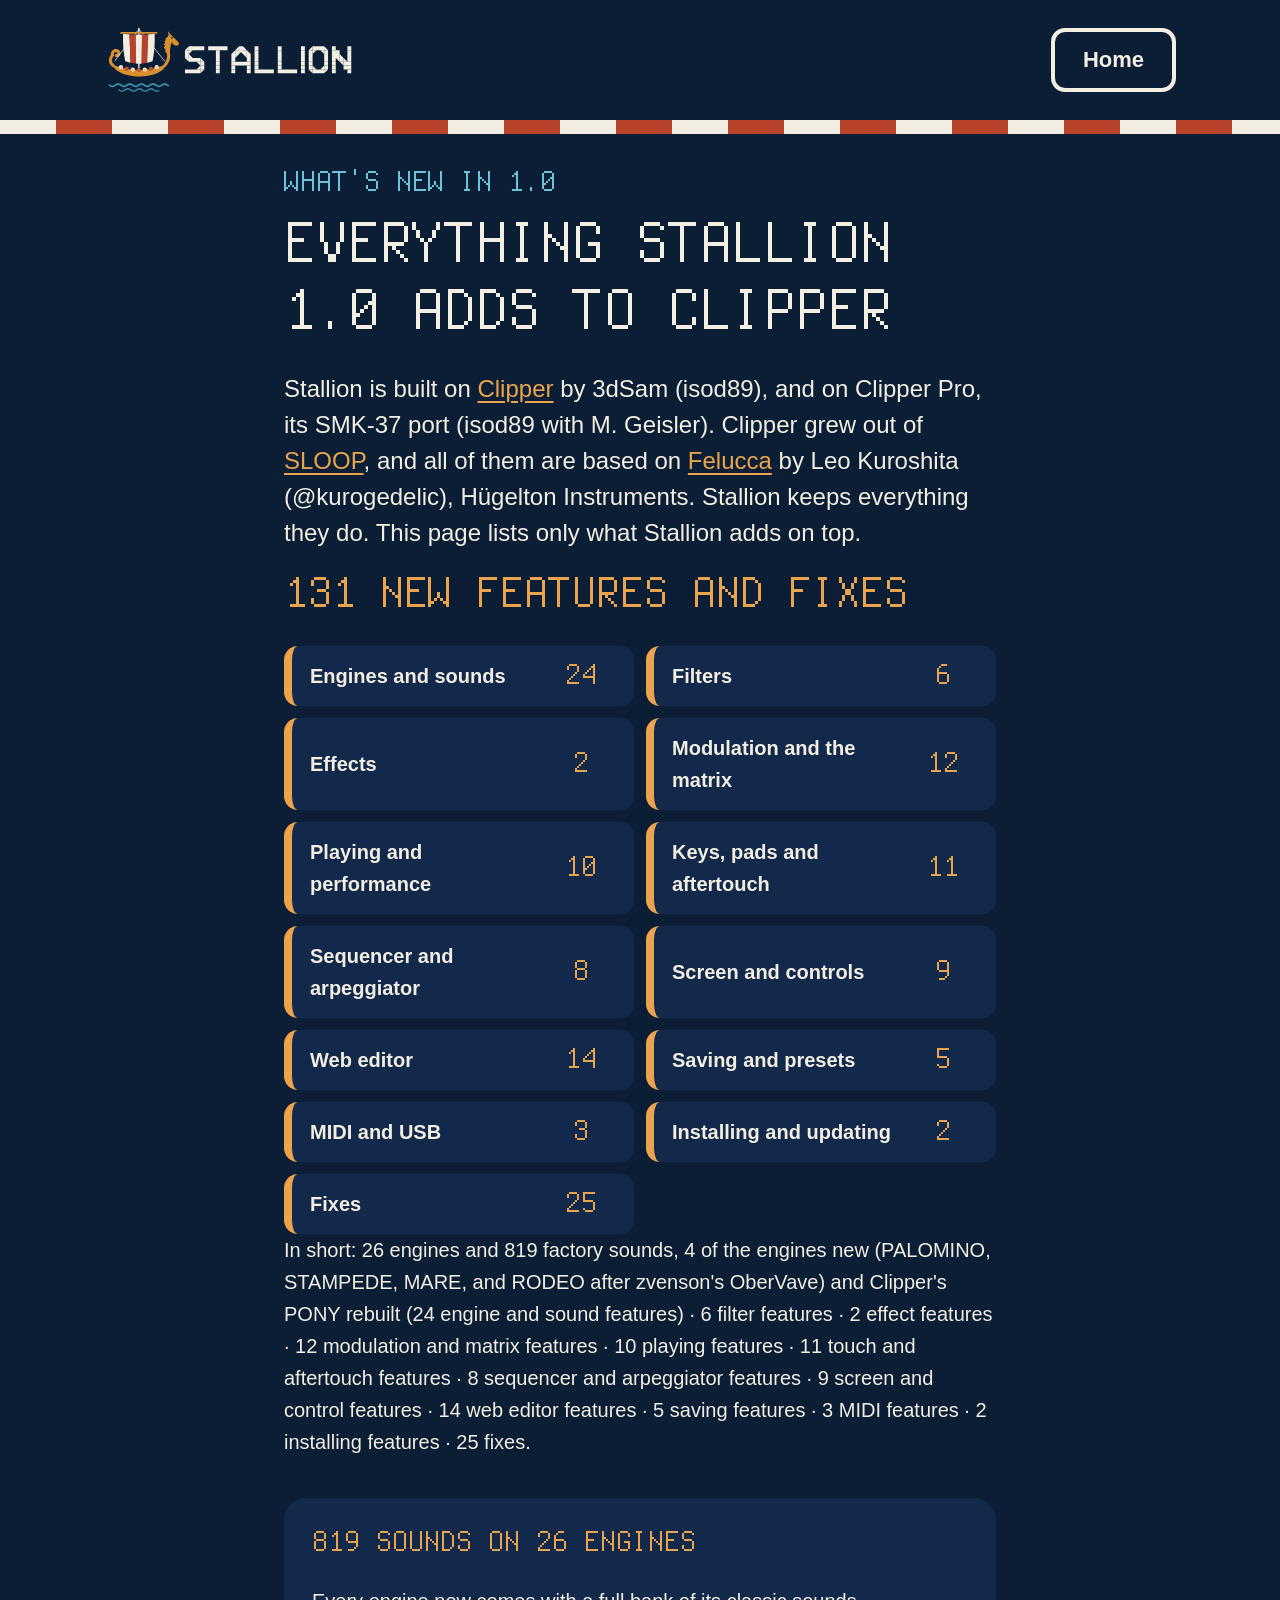
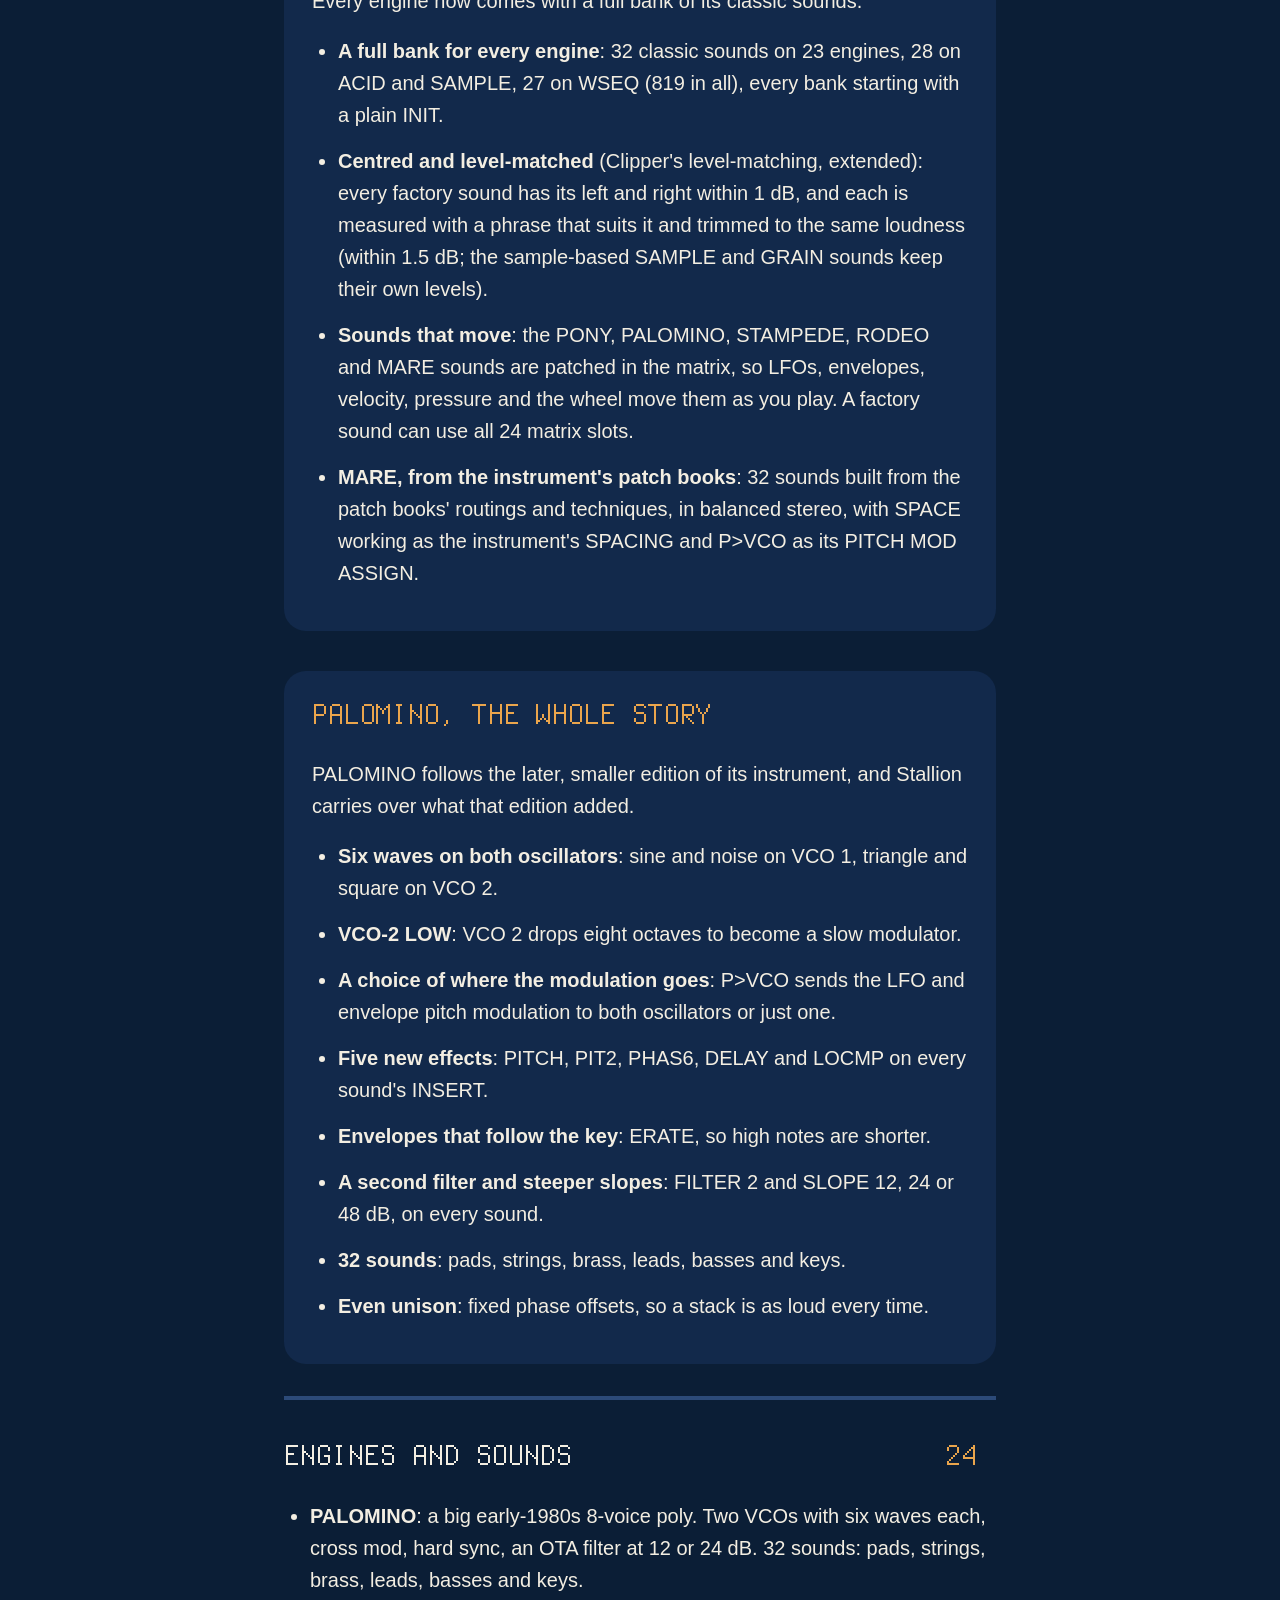
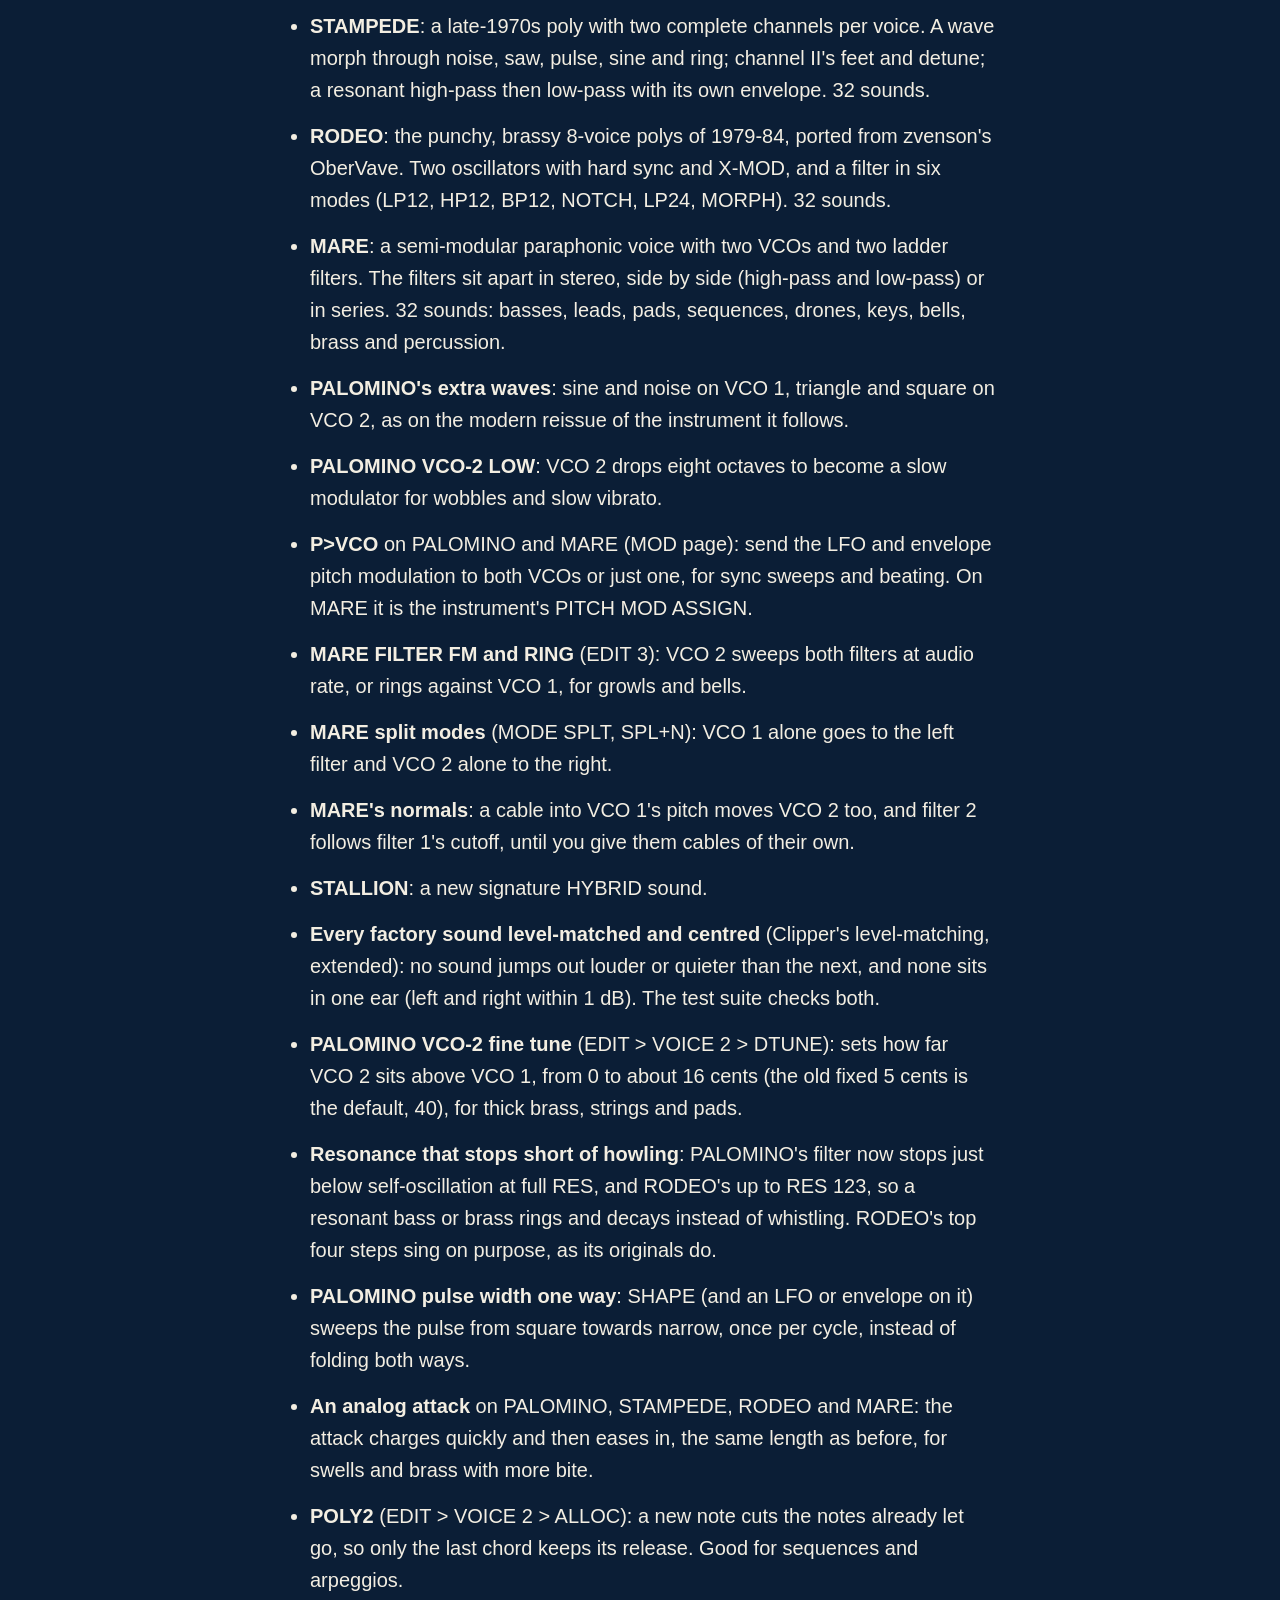
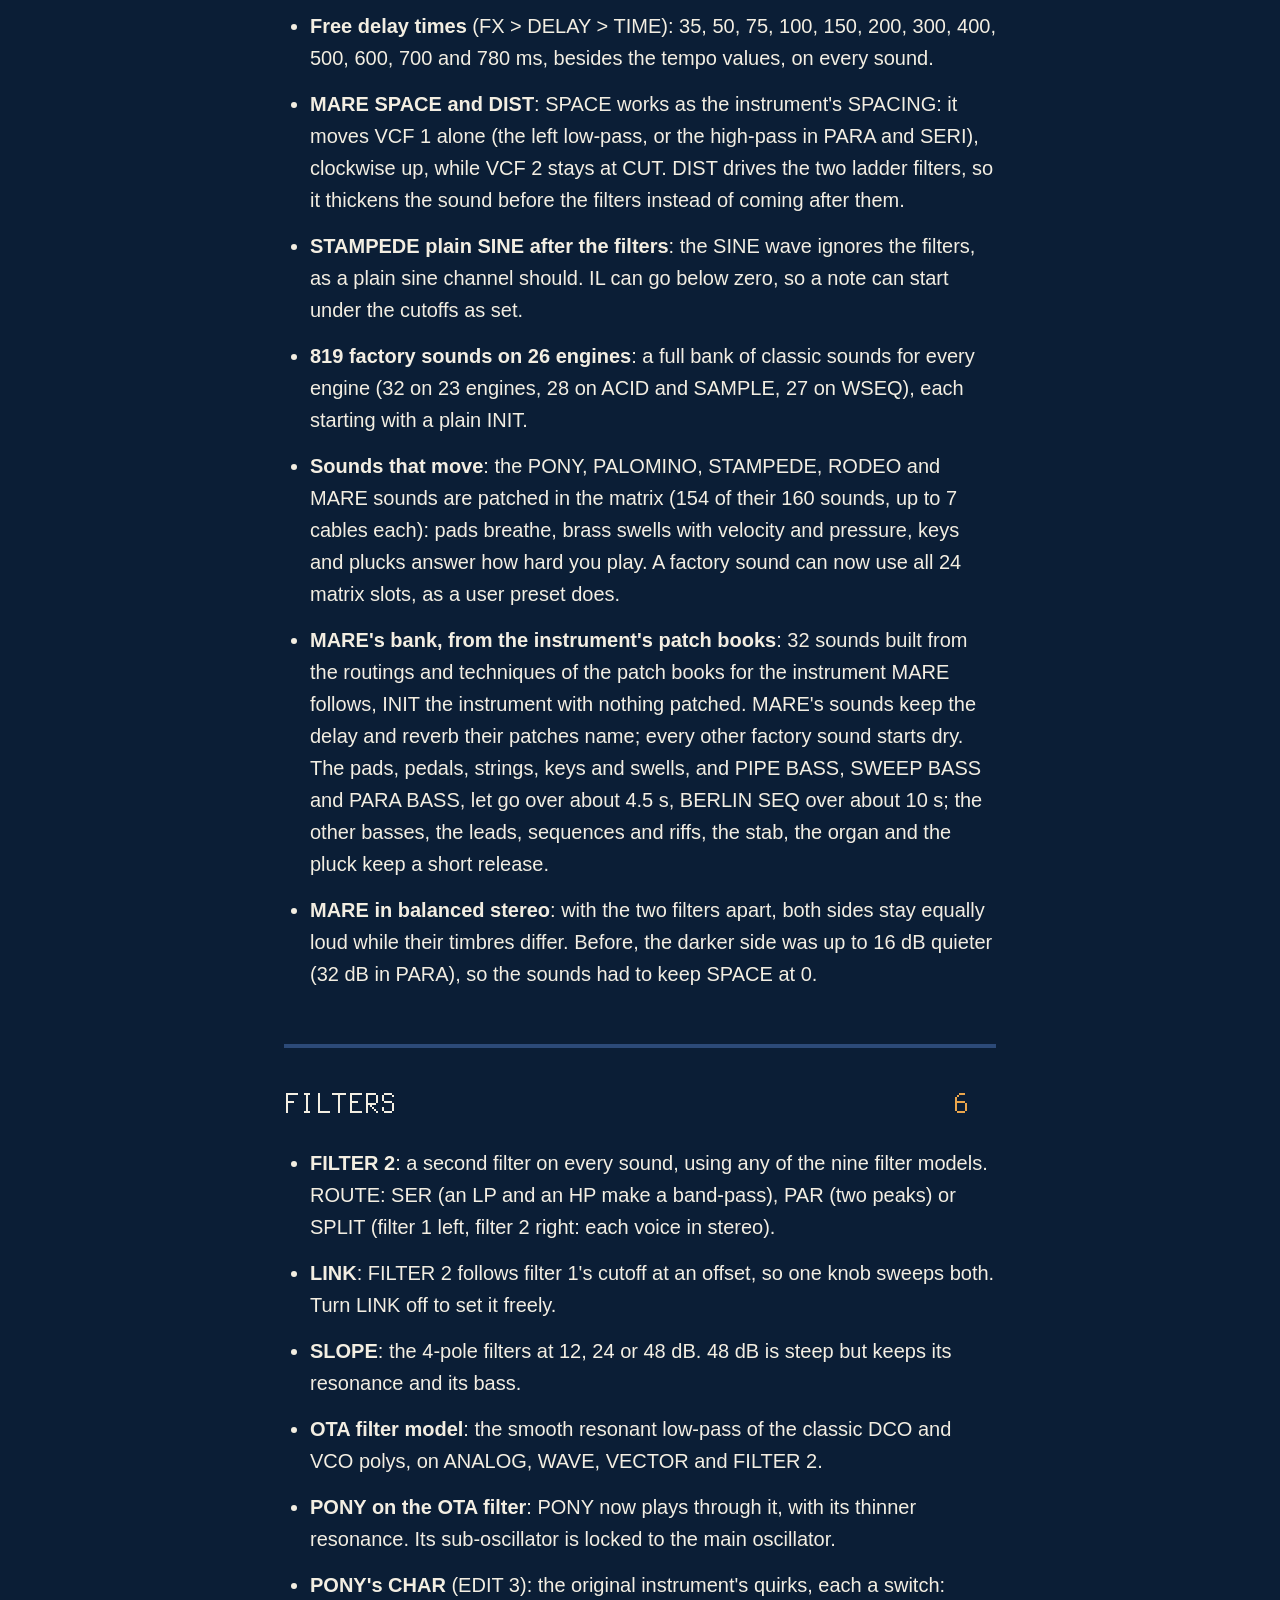
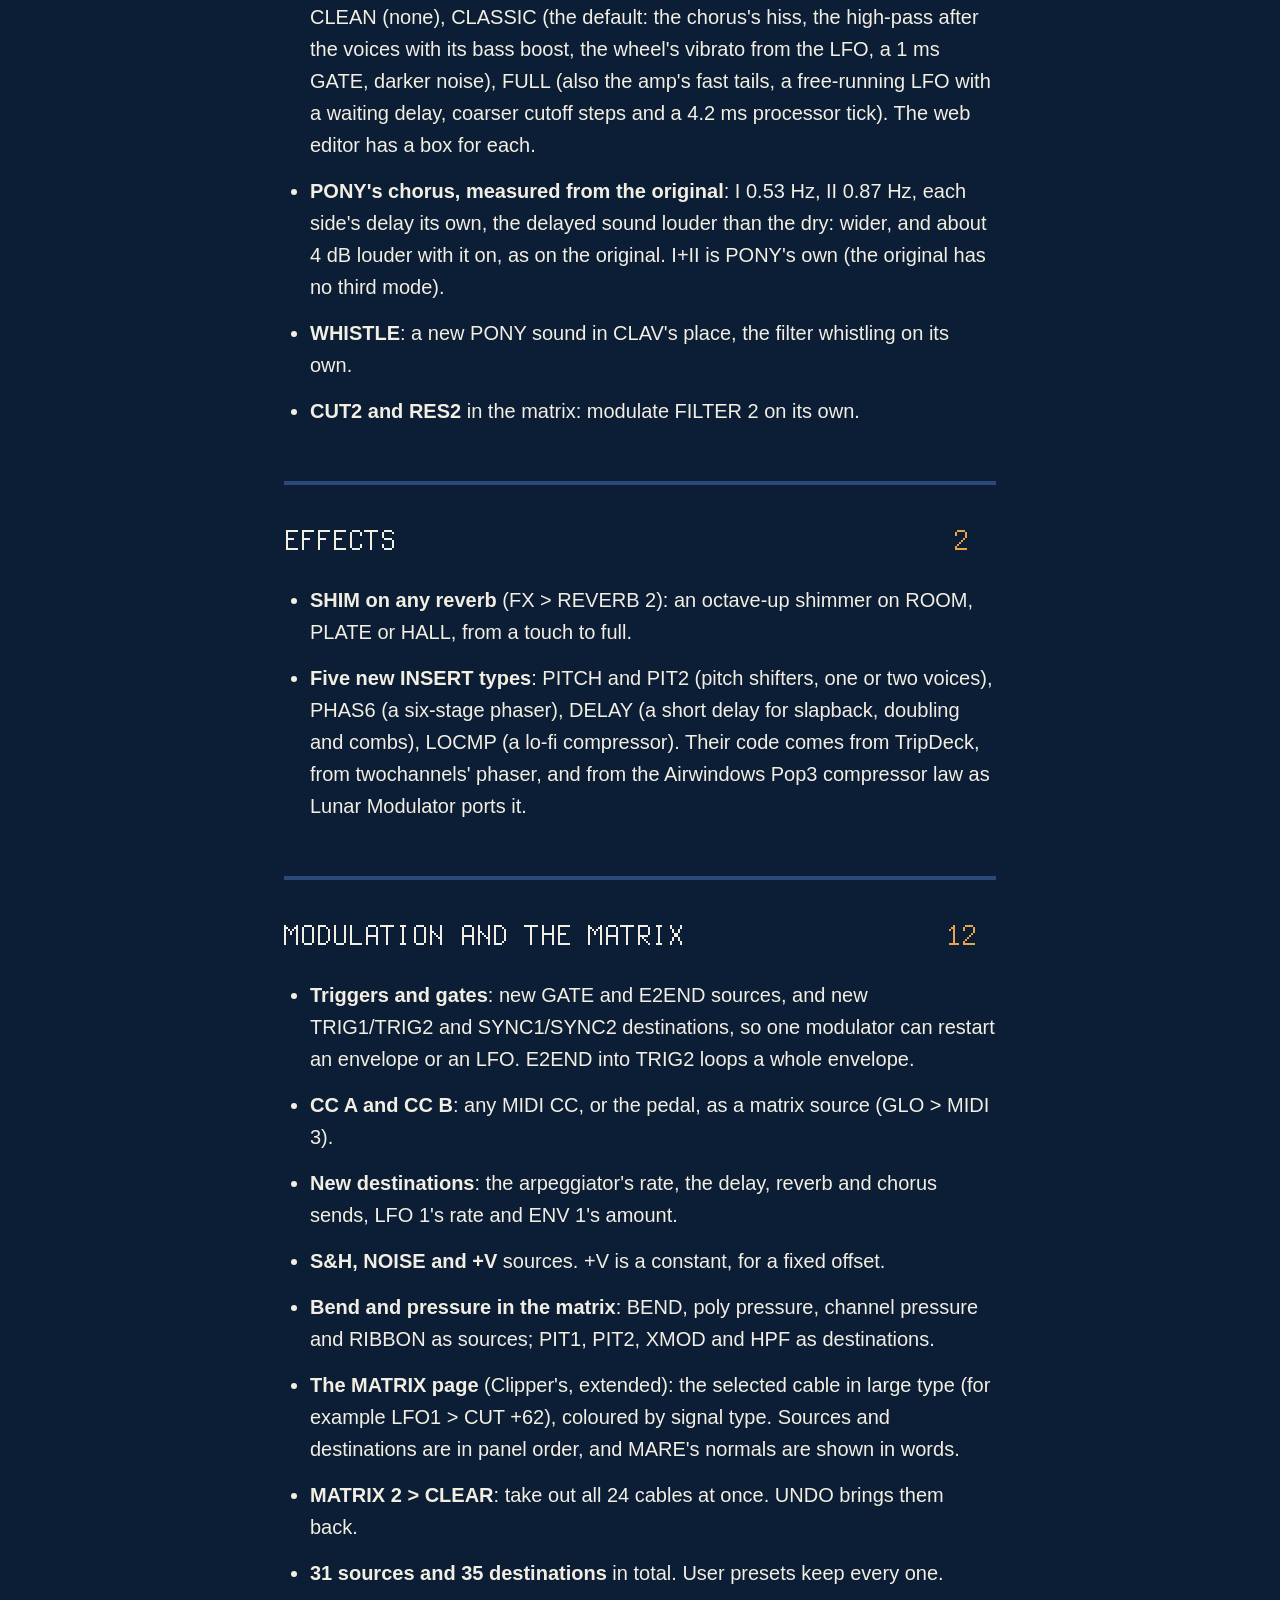
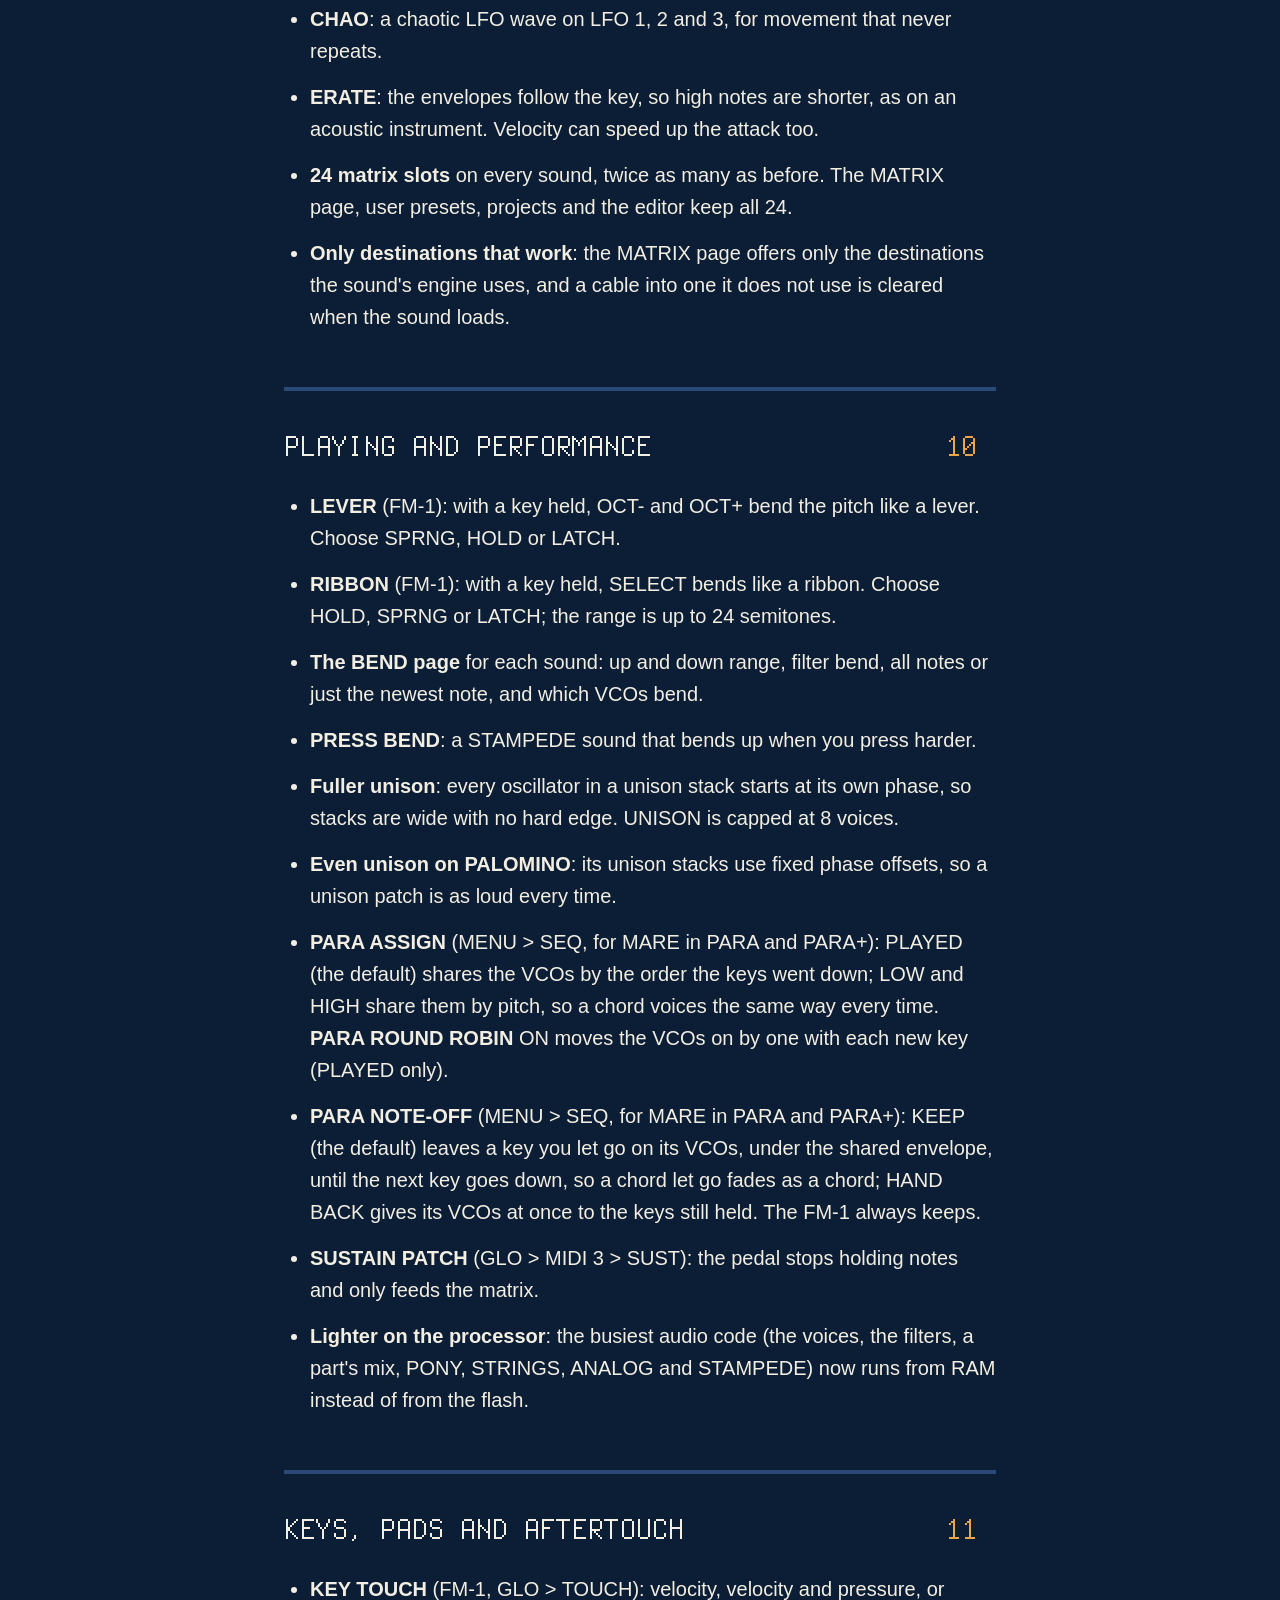
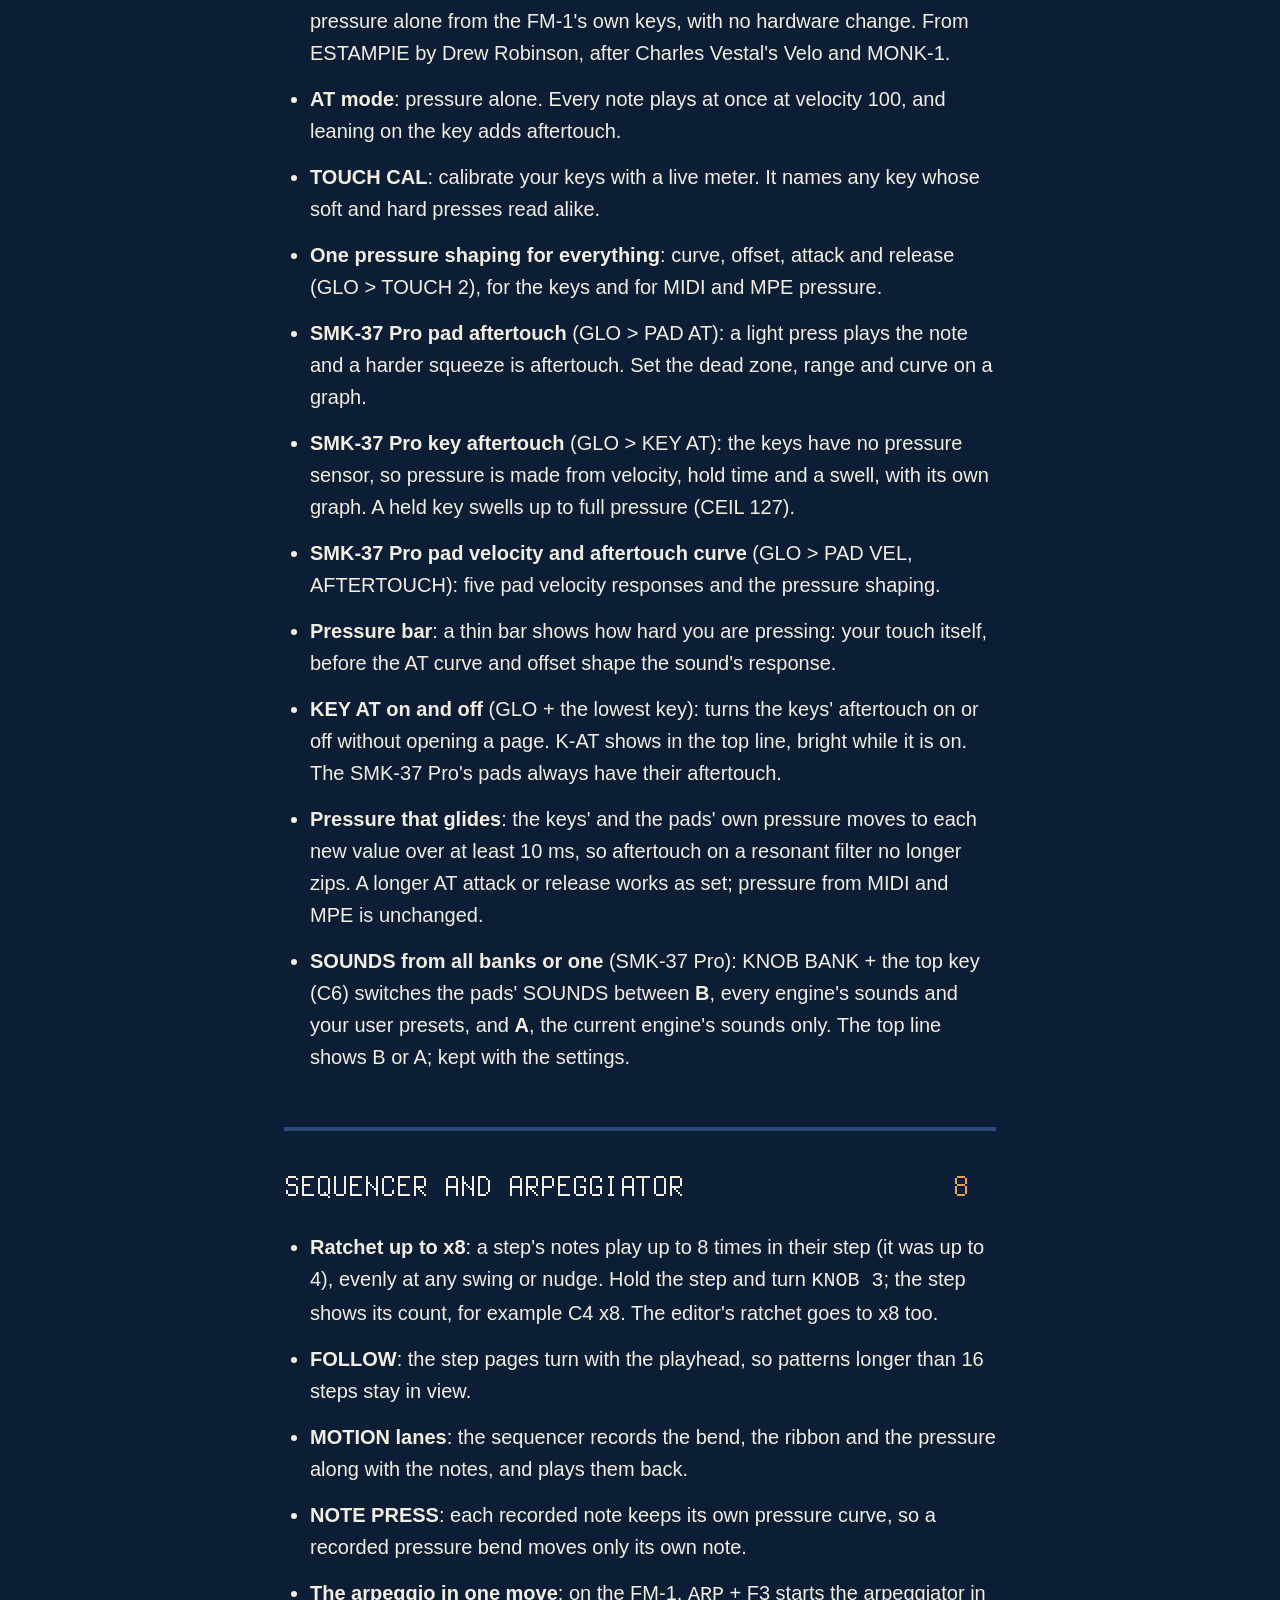
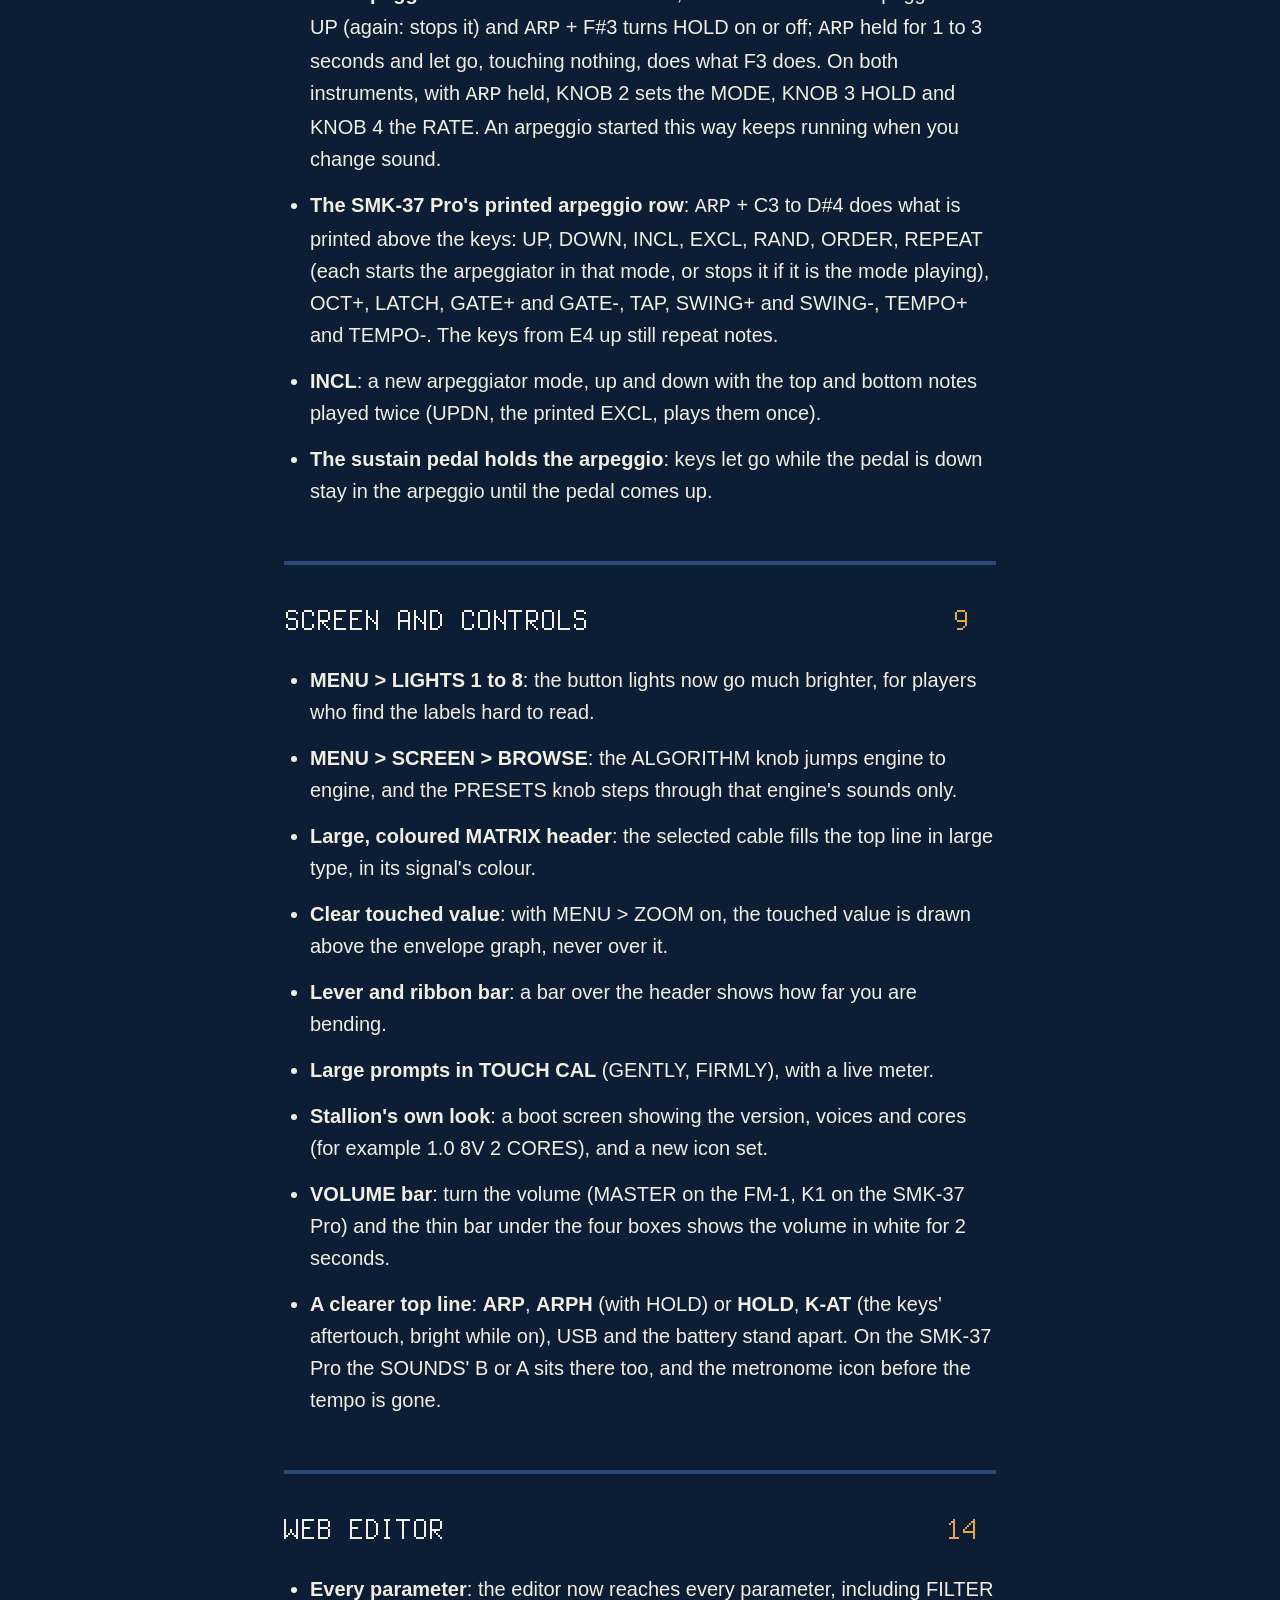
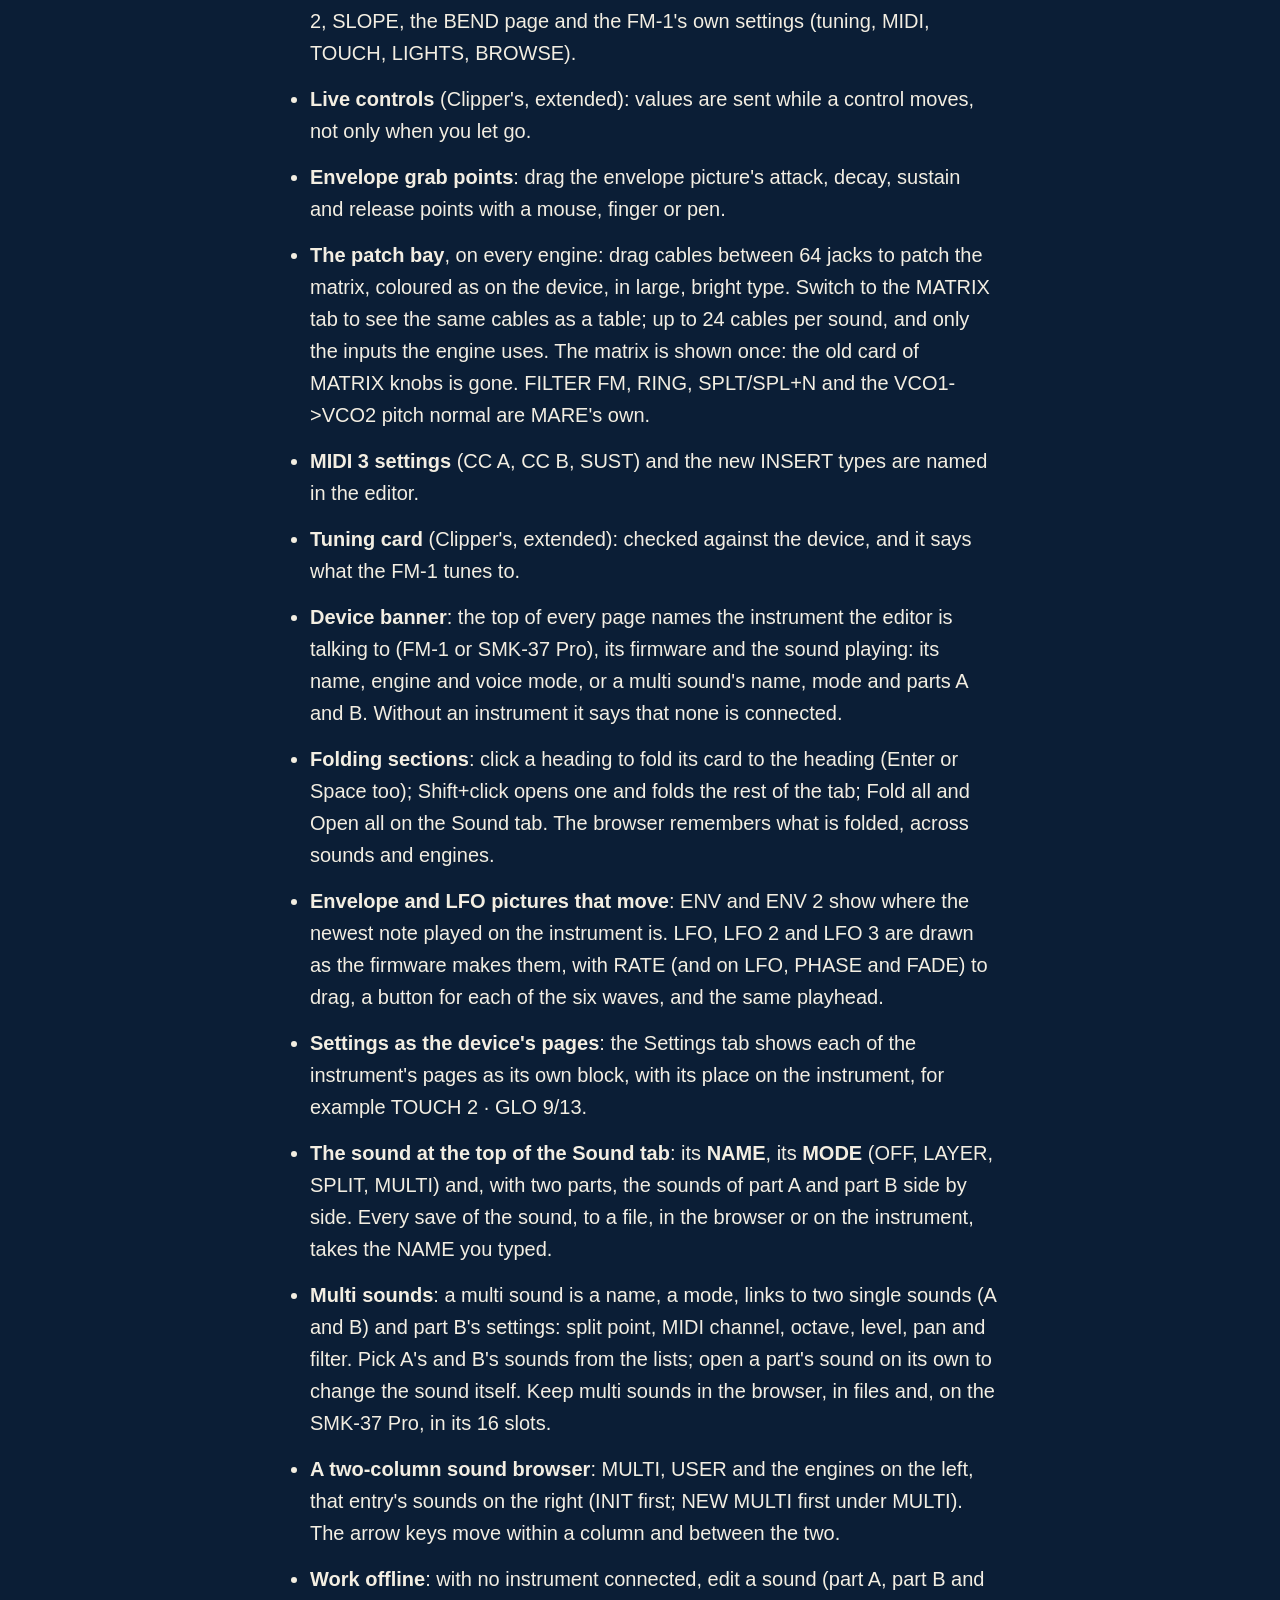
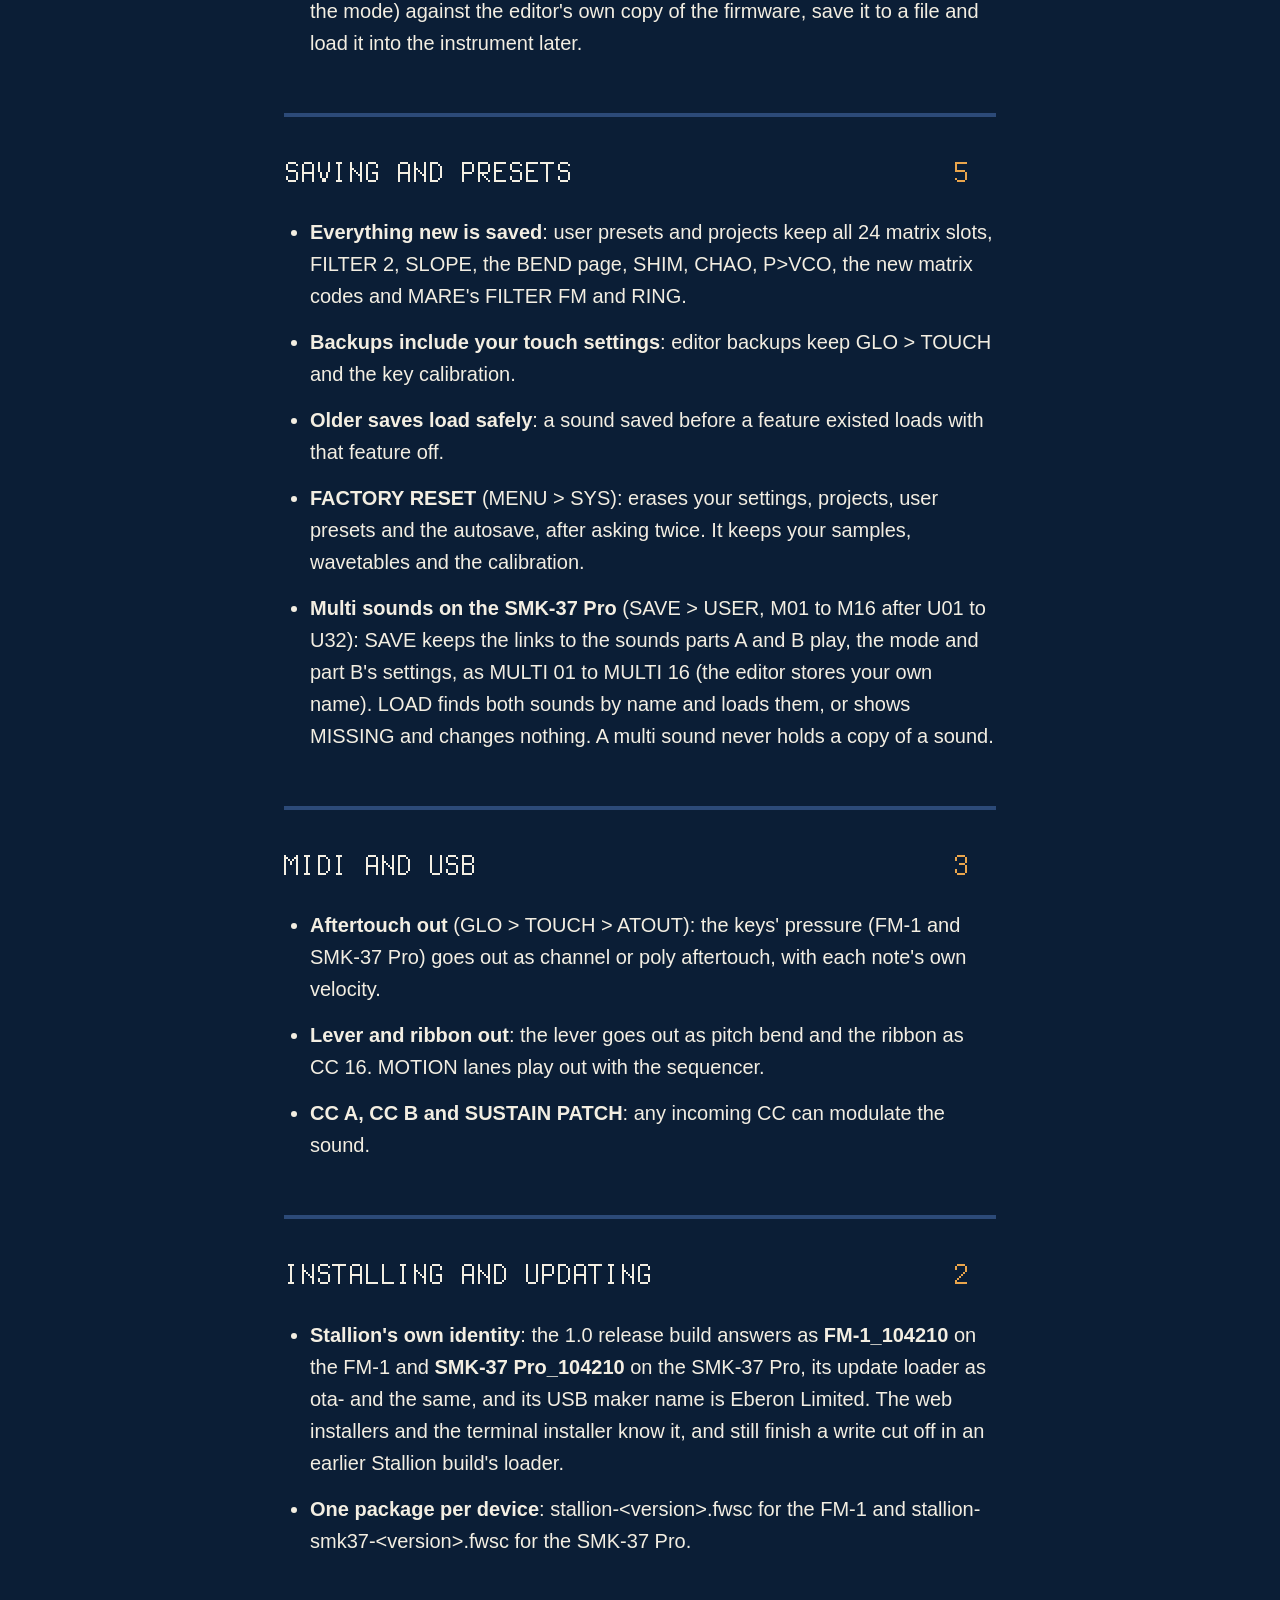
<file: whats-new.html>
<!doctype html>
<!-- SPDX-License-Identifier: GPL-3.0-only
     Copyright (C) 2026 Eberon Limited (John Gorman)
     Stallion's "What's new in 1.0" page (the site's whats-new.html, web/make_site.py): everything Stallion 1.0 adds to
     Clipper, each item checked against the code (the list is the README's "New features in Stallion"). English only
     for now: the French and Japanese pages are still to be translated. -->
<html lang="en">
<head>
<meta charset="utf-8">
<meta name="viewport" content="width=device-width, initial-scale=1">
<meta name="description" content="Everything Stallion 1.0 adds to Clipper: 117 new features and fixes for the M-VAVE FM-1 and SMK-37 Pro.">
<link rel="icon" href="webapp/icon-192.png">
<title>What's new in Stallion 1.0</title>
<style>
  @font-face { font-family: "Stallion Pixel"; src: url("webapp/stallion-pixel.ttf") format("truetype"); font-display: swap; }
/* SPDX-License-Identifier: GPL-3.0-only
   Copyright (C) 2026 Eberon Limited (John Gorman)
   Stallion's site style, shared by the front page and both installers (web/make_site.py puts it in each page at its
   SITE_CSS marker). The colours are the logo's (tools/gen_logo.py): deep-sea navy, sail white, Wicklow oak, rust, sea.
   Each colour means one thing everywhere:
     oak    what you do: install buttons, links that act, the step numbers
     sea    information: notes, the browser rule, captions' headings
     rust   a warning: do not unplug, no warranty, an error
     sail   the text
   Large type for weak eyes: body 20 px, nothing under 18 px; headings in the FM-1's own pixel font (Terminus, OFL)
   at multiples of 16 px so its pixels stay sharp. No thin lines: rules and borders are 3 px or more. */
:root {
  --navy: #0b1e36; --deep: #06111f; --panel: #12294b; --edge: #2c4a78;
  --sail: #f3eee2; --soft: #d9d3c4; --oak: #eaa54c; --oak-deep: #d98e2f; --rust: #ef7a5c; --rust-deep: #b8432a;
  --sea: #6cc3dc; --sea-deep: #3b8fa8;
  --body: "Avenir Next", "Segoe UI", "Helvetica Neue", Ubuntu, Roboto, "Noto Sans", Arial, sans-serif;
  --pixel: "Stallion Pixel", "Courier New", monospace;
  color-scheme: dark;
}
* { box-sizing: border-box; }
html { -webkit-text-size-adjust: 100%; scroll-behavior: smooth; }
@media (prefers-reduced-motion: reduce) { html { scroll-behavior: auto; } }
body { margin: 0; background: var(--navy); color: var(--sail); font: 500 20px/1.6 var(--body); }
img { max-width: 100%; height: auto; }
a { color: var(--oak); text-decoration-thickness: 2px; text-underline-offset: 4px; }
a:hover { color: var(--sail); }
:focus-visible { outline: 4px solid var(--sea); outline-offset: 4px; border-radius: 6px; }
p { margin: 0 0 18px; }
strong, b { font-weight: 700; color: var(--sail); }
.wrap { max-width: 1120px; margin: 0 auto; padding: 0 24px; }
.narrow { max-width: 760px; margin: 0 auto; padding: 0 24px; }
@media (max-width: 600px) { .wrap, .narrow { padding: 0 16px; } body { font-size: 19px; } }

/* the pixel font for headings: Terminus, drawn for 16 px; kept at 32, 48, 64 */
.px, h1, h2, h3 { font-family: var(--pixel); font-weight: 400; letter-spacing: 0; text-transform: uppercase;
                  -webkit-font-smoothing: none; font-smooth: never; }
h1 { font-size: 64px; line-height: 1.05; margin: 0 0 24px; }
h2 { font-size: 48px; line-height: 1.1; margin: 0 0 24px; }
h3 { font-size: 32px; line-height: 1.15; margin: 0 0 12px; }
@media (max-width: 700px) { h1 { font-size: 48px; } h2 { font-size: 32px; } h3 { font-size: 32px; } }
@media (max-width: 380px) { h1 { font-size: 32px; } }
.kicker { font: 400 32px/1.1 var(--pixel); color: var(--sea); text-transform: uppercase; margin: 0 0 12px; display: block; }
.lead { font-size: 24px; line-height: 1.5; max-width: 40em; }
@media (max-width: 600px) { .lead { font-size: 21px; } }

/* the header: the logo, the language buttons */
.bar { display: flex; align-items: center; justify-content: space-between; gap: 16px; padding-top: 20px; padding-bottom: 20px; flex-wrap: wrap; }
.bar .logo { display: block; line-height: 0; }
.bar .logo svg { display: block; width: 260px; height: auto; border-radius: 12px; }
@media (max-width: 600px) { .bar .logo svg { width: 190px; } }
.langs { display: flex; gap: 8px; flex-wrap: wrap; }
.lang { font: 600 18px/1 var(--body); color: var(--sail); background: transparent; border: 3px solid var(--edge);
        border-radius: 999px; padding: 10px 16px; cursor: pointer; min-height: 44px; }
.lang:hover { border-color: var(--sail); }
.lang[aria-current="true"] { background: var(--sail); color: var(--navy); border-color: var(--sail); }

/* the sail: white and rust stripes, the logo's square sail, as a divider */
.sail { height: 14px; background: repeating-linear-gradient(90deg, var(--sail) 0 56px, var(--rust-deep) 56px 112px); }
.sea-line { height: 10px; background: radial-gradient(circle at 10px -4px, transparent 9px, var(--sea-deep) 10px 13px, transparent 14px) 0 0 / 40px 10px repeat-x; opacity: .9; }

/* buttons: oak blocks, big */
.btn { display: inline-flex; align-items: center; justify-content: center; gap: 12px; min-height: 64px; padding: 14px 28px;
       font: 400 32px/1 var(--pixel); text-transform: uppercase; text-decoration: none; color: var(--deep);
       background: var(--oak); border: 4px solid var(--oak); border-radius: 14px; cursor: pointer; }
.btn:hover { background: var(--sail); border-color: var(--sail); color: var(--deep); }
.btn.ghost { background: transparent; color: var(--sail); border-color: var(--sail); }
.btn.ghost:hover { background: var(--sail); color: var(--deep); }
.btn small { font: 600 18px/1.2 var(--body); text-transform: none; display: block; }
.btn.text { font: 700 22px/1.3 var(--body); text-transform: none; }
.btn[disabled] { background: var(--panel); border-color: var(--edge); color: var(--soft); cursor: default; }
@media (max-width: 600px) { .btn { font-size: 32px; padding: 12px 18px; } }

/* notes: sea for information, rust for a warning */
.note, .warn { border-left: 8px solid var(--sea); background: var(--panel); padding: 16px 20px; border-radius: 0 12px 12px 0;
               margin: 0 0 20px; }
.warn { border-left-color: var(--rust); }
.note b, .warn b { display: block; font: 400 32px/1.1 var(--pixel); text-transform: uppercase; margin-bottom: 6px; }
.note b { color: var(--sea); } .warn b { color: var(--rust); }
.note p:last-child, .warn p:last-child { margin: 0; }

/* the device: a drawn frame around a screen, so a screenshot reads as the product */
.device { display: block; background: #04070d; border: 4px solid var(--edge); border-radius: 28px; padding: 16px;
          box-shadow: 0 24px 48px rgba(0, 0, 0, .45), inset 0 0 0 4px #000; }
.device img { display: block; width: 100%; height: auto; image-rendering: pixelated; border-radius: 6px; }
.photo { display: block; width: 100%; height: auto; border-radius: 22px; }

/* steps: big oak numbers */
.steps { list-style: none; counter-reset: s; margin: 0; padding: 0; display: grid; gap: 18px; }
.steps > li { counter-increment: s; position: relative; padding: 18px 20px 18px 92px; background: var(--panel);
              border-radius: 16px; min-height: 84px; }
.steps > li::before { content: counter(s); position: absolute; left: 20px; top: 14px; width: 56px; height: 56px;
                      display: grid; place-items: center; font: 400 48px/1 var(--pixel); color: var(--deep);
                      background: var(--oak); border-radius: 12px; }
.steps > li b { display: block; font-size: 22px; }

/* the footer */
.foot { background: var(--deep); padding: 40px 0 48px; margin-top: 64px; }
.foot p { color: var(--soft); font-size: 18px; }
.foot .copy { color: var(--sail); font-weight: 700; font-size: 20px; }
[hidden] { display: none !important; }

  .top { padding-top: 32px; padding-bottom: 24px; }
  .sum { list-style: none; padding: 0; margin: 24px 0 0; display: grid; grid-template-columns: repeat(auto-fill, minmax(300px, 1fr)); gap: 12px; }
  .sum li { background: var(--panel); border-radius: 14px; padding: 14px 18px; border-left: 8px solid var(--oak); display: flex; justify-content: space-between; align-items: center; gap: 12px; }
  .sum a { color: var(--sail); text-decoration: none; font-weight: 700; }
  .sum a:hover { color: var(--oak); }
  .n { display: inline-block; min-width: 2.2em; text-align: center; font: 400 32px/1 var(--pixel); color: var(--oak); }
  .sum .n { flex: none; }
  .total { font: 400 48px/1.1 var(--pixel); color: var(--oak); text-transform: uppercase; margin: 8px 0 0; }
  .grp { padding: 40px 0 8px; border-top: 4px solid var(--edge); margin-top: 32px; }
  .grp h2 { display: flex; justify-content: space-between; align-items: baseline; gap: 16px; font-size: 32px; }
  .grp ul, .story ul { padding-left: 26px; margin: 0; }
  .grp li, .story li { margin: 0 0 14px; }
  .story { background: var(--panel); border-radius: 22px; padding: 28px; margin: 40px 0 0; }
  .story h2 { color: var(--oak); font-size: 32px; }
  code { font-size: 18px; background: var(--deep); padding: 2px 6px; border-radius: 6px; }
  .base { font-size: 20px; }
</style>
</head>
<body>
<header class="wrap bar"><a class="logo" href="./" aria-label="Stallion"><svg xmlns="http://www.w3.org/2000/svg" viewBox="0 0 783.657 240" width="783.657" height="240" role="img" aria-label="Stallion">
<!-- Stallion (EberonLtd), drawn by tools/gen_logo.py; GPL-3.0-only -->
<rect width="783.657" height="240" rx="24" fill="#0B1E36"/>
<polygon points="26.9,134.7 36.6,138.5 46.4,141.9 56.2,144.7 66.0,147.0 75.8,148.8 85.5,150.1 95.3,150.9 105.1,151.1 114.9,150.9 124.7,150.1 134.4,148.8 144.2,147.0 154.0,144.7 163.8,141.9 173.6,138.5 183.3,134.7 187.5,131.6 185.3,138.5 181.5,144.8 176.1,150.5 169.3,155.4 161.4,159.7 152.5,163.3 142.8,166.1 132.4,168.3 121.6,169.7 110.5,170.3 99.3,170.2 88.1,169.3 77.2,167.6 66.8,165.1 56.9,161.8 47.8,157.7 39.6,152.7 32.6,146.9 27.0,140.2 22.7,132.6" fill="#D98E2F"/>
<polyline points="183.3,136.7 185.3,134.2 187.1,131.6 188.7,129.0 190.1,126.4 191.3,123.8 192.4,121.1 193.2,118.5 193.9,115.9 194.4,113.2 194.7,110.6 194.8,107.9 194.7,105.3 194.5,102.6 194.0,99.9 193.4,97.2 192.6,94.5" fill="none" stroke="#D98E2F" stroke-width="9.26" stroke-linecap="round" stroke-linejoin="round"/>
<polyline points="26.9,136.7 25.2,134.9 23.7,133.1 22.4,131.3 21.4,129.4 20.5,127.5 19.9,125.7 19.5,123.8 19.3,121.8 19.4,119.9 19.6,118.0 20.1,116.0 20.7,114.0 21.6,112.0 22.7,110.0 24.0,108.0 25.6,106.0 25.2,103.8 25.3,101.7 25.7,99.7 26.5,97.8 27.5,96.2 28.8,94.7 30.3,93.6 32.0,92.7 33.7,92.2 35.4,92.0 37.2,92.1 38.8,92.5 40.3,93.1 41.6,94.0 42.7,95.1 43.6,96.3 44.2,97.7 44.6,99.0 44.7,100.4 44.6,101.7 44.2,103.0 43.7,104.1 42.9,105.1 42.1,105.9 41.1,106.5 40.1,106.9 39.1,107.1 38.1,107.1 37.2,106.9" fill="none" stroke="#D98E2F" stroke-width="9.26" stroke-linecap="round" stroke-linejoin="round"/>
<polygon points="186.4,99.7 185.4,94.0 184.7,88.5 180.1,83.2 184.1,78.2 180.2,73.4 184.9,68.8 181.6,64.4 186.9,60.3 184.2,56.4 190.1,52.8 192.2,49.4 194.7,46.1 192.6,33.8 201.9,44.1 224.5,66.7 225.6,69.0 226.0,71.1 225.8,72.9 225.0,74.5 223.5,75.9 221.4,77.0 218.0,77.1 215.0,76.7 212.4,75.9 210.1,74.7 208.2,73.1 206.8,71.0 205.7,68.6 205.0,65.7 203.1,70.3 201.5,75.3 200.3,80.6 199.5,86.3 198.9,92.3 198.8,98.6" fill="#D98E2F"/>
<circle cx="205.0" cy="53.4" r="2.68" fill="#0B1E36"/>
<polyline points="105.1,149.1 105.1,25.6" fill="none" stroke="#F3EEE2" stroke-width="4.12" stroke-linecap="round" stroke-linejoin="round"/>
<polyline points="105.1,27.6 183.3,124.4" fill="none" stroke="#F3EEE2" stroke-width="2.26" stroke-linecap="round" stroke-linejoin="round"/>
<polyline points="105.1,27.6 33.0,122.3" fill="none" stroke="#F3EEE2" stroke-width="2.26" stroke-linecap="round" stroke-linejoin="round"/>
<polyline points="51.6,38.9 158.6,38.9" fill="none" stroke="#D98E2F" stroke-width="5.15" stroke-linecap="round" stroke-linejoin="round"/>
<polygon points="63.9,124.4 62.0,114.1 60.5,103.8 59.2,93.5 58.3,83.2 57.7,72.9 57.4,62.6 57.4,52.3 57.7,42.0 63.7,42.5 69.6,42.9 75.5,43.3 76.7,43.3 77.1,54.0 77.5,64.7 78.0,75.4 78.4,86.1 78.8,96.8 79.2,107.5 79.7,118.2 80.1,128.9 79.4,128.8 74.2,127.5 69.1,126.1" fill="#F3EEE2"/>
<polygon points="80.1,128.9 79.7,118.2 79.2,107.5 78.8,96.8 78.4,86.1 78.0,75.4 77.5,64.7 77.1,54.0 76.7,43.3 81.4,43.6 87.3,43.8 93.3,44.0 95.6,44.0 95.8,54.9 95.9,65.8 96.0,76.7 96.2,87.6 96.3,98.5 96.4,109.4 96.6,120.4 96.7,131.3 94.8,131.1 89.7,130.6 84.5,129.8" fill="#B8432A"/>
<polygon points="96.7,131.3 96.6,120.4 96.4,109.4 96.3,98.5 96.2,87.6 96.0,76.7 95.9,65.8 95.8,54.9 95.6,44.0 99.2,44.1 105.1,44.1 111.0,44.1 114.6,44.0 114.4,54.9 114.3,65.8 114.2,76.7 114.0,87.6 113.9,98.5 113.8,109.4 113.6,120.4 113.5,131.3 110.2,131.5 105.1,131.6 100.0,131.5" fill="#F3EEE2"/>
<polygon points="113.5,131.3 113.6,120.4 113.8,109.4 113.9,98.5 114.0,87.6 114.2,76.7 114.3,65.8 114.4,54.9 114.6,44.0 116.9,44.0 122.9,43.8 128.8,43.6 133.5,43.3 133.1,54.0 132.7,64.7 132.3,75.4 131.8,86.1 131.4,96.8 131.0,107.5 130.5,118.2 130.1,128.9 125.7,129.8 120.5,130.6 115.4,131.1" fill="#B8432A"/>
<polygon points="130.1,128.9 130.5,118.2 131.0,107.5 131.4,96.8 131.8,86.1 132.3,75.4 132.7,64.7 133.1,54.0 133.5,43.3 134.7,43.3 140.6,42.9 146.5,42.5 152.5,42.0 152.8,52.3 152.8,62.6 152.6,72.9 151.9,83.2 151.0,93.5 149.8,103.8 148.2,114.1 146.3,124.4 141.1,126.1 136.0,127.5 130.8,128.8" fill="#F3EEE2"/>
<circle cx="51.1" cy="142.2" r="6.38" fill="#F3EEE2"/>
<circle cx="51.1" cy="142.2" r="2.06" fill="#D98E2F"/>
<circle cx="68.8" cy="146.5" r="6.38" fill="#B8432A"/>
<circle cx="68.8" cy="146.5" r="2.06" fill="#D98E2F"/>
<circle cx="86.8" cy="149.2" r="6.38" fill="#F3EEE2"/>
<circle cx="86.8" cy="149.2" r="2.06" fill="#D98E2F"/>
<circle cx="104.9" cy="150.1" r="6.38" fill="#B8432A"/>
<circle cx="104.9" cy="150.1" r="2.06" fill="#D98E2F"/>
<circle cx="123.1" cy="149.2" r="6.38" fill="#F3EEE2"/>
<circle cx="123.1" cy="149.2" r="2.06" fill="#D98E2F"/>
<circle cx="141.1" cy="146.6" r="6.38" fill="#B8432A"/>
<circle cx="141.1" cy="146.6" r="2.06" fill="#D98E2F"/>
<circle cx="158.8" cy="142.3" r="6.38" fill="#F3EEE2"/>
<circle cx="158.8" cy="142.3" r="2.06" fill="#D98E2F"/>
<polyline points="16.6,196.4 18.6,197.7 20.7,198.9 22.7,199.7 24.8,200.0 26.9,199.9 28.9,199.3 31.0,198.3 33.0,197.1 35.1,195.8 37.2,194.5 39.2,193.6 41.3,193.0 43.3,192.9 45.4,193.2 47.5,194.0 49.5,195.1 51.6,196.4 53.6,197.7 55.7,198.9 57.7,199.7 59.8,200.0 61.9,199.9 63.9,199.3 66.0,198.3 68.0,197.1 70.1,195.8 72.2,194.5 74.2,193.6 76.3,193.0 78.3,192.9 80.4,193.2 82.5,194.0 84.5,195.1 86.6,196.4 88.6,197.7 90.7,198.9 92.7,199.7 94.8,200.0 96.9,199.9 98.9,199.3 101.0,198.3 103.0,197.1 105.1,195.8 107.2,194.5 109.2,193.6 111.3,193.0 113.3,192.9 115.4,193.2 117.5,194.0 119.5,195.1 121.6,196.4 123.6,197.7 125.7,198.9 127.7,199.7 129.8,200.0 131.9,199.9 133.9,199.3 136.0,198.3 138.0,197.1 140.1,195.8 142.2,194.5 144.2,193.6 146.3,193.0 148.3,192.9 150.4,193.2 152.5,194.0 154.5,195.1 156.6,196.4 158.6,197.7 160.7,198.9 162.7,199.7 164.8,200.0 166.9,199.9 168.9,199.3 171.0,198.3 173.0,197.1 175.1,195.8 177.2,194.5 179.2,193.6 181.3,193.0 183.3,192.9 185.4,193.2 187.5,194.0 189.5,195.1 191.6,196.4 193.6,197.7" fill="none" stroke="#3B8FA8" stroke-width="5.15" stroke-linecap="round" stroke-linejoin="round"/>
<polyline points="45.4,210.9 47.5,212.2 49.5,213.3 51.6,214.1 53.6,214.4 55.7,214.3 57.7,213.7 59.8,212.7 61.9,211.5 63.9,210.2 66.0,209.0 68.0,208.0 70.1,207.4 72.2,207.3 74.2,207.6 76.3,208.4 78.3,209.6 80.4,210.9 82.5,212.2 84.5,213.3 86.6,214.1 88.6,214.4 90.7,214.3 92.7,213.7 94.8,212.7 96.9,211.5 98.9,210.2 101.0,209.0 103.0,208.0 105.1,207.4 107.2,207.3 109.2,207.6 111.3,208.4 113.3,209.6 115.4,210.9 117.5,212.2 119.5,213.3 121.6,214.1 123.6,214.4 125.7,214.3 127.7,213.7 129.8,212.7 131.9,211.5 133.9,210.2 136.0,209.0 138.0,208.0 140.1,207.4 142.2,207.3 144.2,207.6 146.3,208.4 148.3,209.6 150.4,210.9 152.5,212.2 154.5,213.3 156.6,214.1 158.6,214.4 160.7,214.3 162.7,213.7 164.8,212.7" fill="none" stroke="#3B8FA8" stroke-width="4.12" stroke-linecap="round" stroke-linejoin="round"/>
<polygon points="255.7,79.2 302.3,79.2 302.3,90.9 255.7,90.9" fill="#F3EEE2"/>
<polygon points="255.7,79.2 244.0,90.9 255.7,90.9" fill="#F3EEE2"/>
<polygon points="267.3,90.9 255.7,90.9 255.7,102.5" fill="#F3EEE2"/>
<polygon points="313.9,79.2 372.2,79.2 372.2,90.9 313.9,90.9" fill="#F3EEE2"/>
<polygon points="407.2,79.2 418.9,79.2 418.9,90.9 407.2,90.9" fill="#F3EEE2"/>
<polygon points="407.2,79.2 395.5,90.9 407.2,90.9" fill="#F3EEE2"/>
<polygon points="418.9,90.9 407.2,90.9 407.2,102.5" fill="#F3EEE2"/>
<polygon points="418.9,79.2 430.5,90.9 418.9,90.9" fill="#F3EEE2"/>
<polygon points="407.2,90.9 418.9,90.9 418.9,102.5" fill="#F3EEE2"/>
<polygon points="453.8,79.2 465.5,79.2 465.5,90.9 453.8,90.9" fill="#F3EEE2"/>
<polygon points="523.8,79.2 535.4,79.2 535.4,90.9 523.8,90.9" fill="#F3EEE2"/>
<polygon points="593.7,79.2 605.4,79.2 605.4,90.9 593.7,90.9" fill="#F3EEE2"/>
<polygon points="628.7,79.2 663.7,79.2 663.7,90.9 628.7,90.9" fill="#F3EEE2"/>
<polygon points="628.7,79.2 617.0,90.9 628.7,90.9" fill="#F3EEE2"/>
<polygon points="640.3,90.9 628.7,90.9 628.7,102.5" fill="#F3EEE2"/>
<polygon points="663.7,79.2 675.3,90.9 663.7,90.9" fill="#F3EEE2"/>
<polygon points="652.0,90.9 663.7,90.9 663.7,102.5" fill="#F3EEE2"/>
<polygon points="687.0,79.2 698.6,79.2 698.6,90.9 687.0,90.9" fill="#F3EEE2"/>
<polygon points="733.6,79.2 745.3,79.2 745.3,90.9 733.6,90.9" fill="#F3EEE2"/>
<polygon points="244.0,90.9 255.7,90.9 255.7,102.5 244.0,102.5" fill="#F3EEE2"/>
<polygon points="337.3,90.9 348.9,90.9 348.9,102.5 337.3,102.5" fill="#F3EEE2"/>
<polygon points="395.5,90.9 407.2,90.9 407.2,102.5 395.5,102.5" fill="#F3EEE2"/>
<polygon points="395.5,90.9 383.9,102.5 395.5,102.5" fill="#F3EEE2"/>
<polygon points="407.2,102.5 395.5,102.5 395.5,114.2" fill="#F3EEE2"/>
<polygon points="418.9,90.9 430.5,90.9 430.5,102.5 418.9,102.5" fill="#F3EEE2"/>
<polygon points="430.5,90.9 442.2,102.5 430.5,102.5" fill="#F3EEE2"/>
<polygon points="418.9,102.5 430.5,102.5 430.5,114.2" fill="#F3EEE2"/>
<polygon points="453.8,90.9 465.5,90.9 465.5,102.5 453.8,102.5" fill="#F3EEE2"/>
<polygon points="523.8,90.9 535.4,90.9 535.4,102.5 523.8,102.5" fill="#F3EEE2"/>
<polygon points="593.7,90.9 605.4,90.9 605.4,102.5 593.7,102.5" fill="#F3EEE2"/>
<polygon points="617.0,90.9 628.7,90.9 628.7,102.5 617.0,102.5" fill="#F3EEE2"/>
<polygon points="663.7,90.9 675.3,90.9 675.3,102.5 663.7,102.5" fill="#F3EEE2"/>
<polygon points="687.0,90.9 710.3,90.9 710.3,102.5 687.0,102.5" fill="#F3EEE2"/>
<polygon points="733.6,90.9 745.3,90.9 745.3,102.5 733.6,102.5" fill="#F3EEE2"/>
<polygon points="244.0,102.5 255.7,102.5 255.7,114.2 244.0,114.2" fill="#F3EEE2"/>
<polygon points="255.7,102.5 267.3,114.2 255.7,114.2" fill="#F3EEE2"/>
<polygon points="244.0,114.2 255.7,114.2 255.7,125.8" fill="#F3EEE2"/>
<polygon points="337.3,102.5 348.9,102.5 348.9,114.2 337.3,114.2" fill="#F3EEE2"/>
<polygon points="383.9,102.5 395.5,102.5 395.5,114.2 383.9,114.2" fill="#F3EEE2"/>
<polygon points="430.5,102.5 442.2,102.5 442.2,114.2 430.5,114.2" fill="#F3EEE2"/>
<polygon points="453.8,102.5 465.5,102.5 465.5,114.2 453.8,114.2" fill="#F3EEE2"/>
<polygon points="523.8,102.5 535.4,102.5 535.4,114.2 523.8,114.2" fill="#F3EEE2"/>
<polygon points="593.7,102.5 605.4,102.5 605.4,114.2 593.7,114.2" fill="#F3EEE2"/>
<polygon points="617.0,102.5 628.7,102.5 628.7,114.2 617.0,114.2" fill="#F3EEE2"/>
<polygon points="663.7,102.5 675.3,102.5 675.3,114.2 663.7,114.2" fill="#F3EEE2"/>
<polygon points="687.0,102.5 710.3,102.5 710.3,114.2 687.0,114.2" fill="#F3EEE2"/>
<polygon points="710.3,102.5 721.9,114.2 710.3,114.2" fill="#F3EEE2"/>
<polygon points="698.6,114.2 710.3,114.2 710.3,125.8" fill="#F3EEE2"/>
<polygon points="733.6,102.5 745.3,102.5 745.3,114.2 733.6,114.2" fill="#F3EEE2"/>
<polygon points="255.7,114.2 290.6,114.2 290.6,125.8 255.7,125.8" fill="#F3EEE2"/>
<polygon points="290.6,114.2 302.3,125.8 290.6,125.8" fill="#F3EEE2"/>
<polygon points="279.0,125.8 290.6,125.8 290.6,137.5" fill="#F3EEE2"/>
<polygon points="337.3,114.2 348.9,114.2 348.9,125.8 337.3,125.8" fill="#F3EEE2"/>
<polygon points="383.9,114.2 395.5,114.2 395.5,125.8 383.9,125.8" fill="#F3EEE2"/>
<polygon points="430.5,114.2 442.2,114.2 442.2,125.8 430.5,125.8" fill="#F3EEE2"/>
<polygon points="453.8,114.2 465.5,114.2 465.5,125.8 453.8,125.8" fill="#F3EEE2"/>
<polygon points="523.8,114.2 535.4,114.2 535.4,125.8 523.8,125.8" fill="#F3EEE2"/>
<polygon points="593.7,114.2 605.4,114.2 605.4,125.8 593.7,125.8" fill="#F3EEE2"/>
<polygon points="617.0,114.2 628.7,114.2 628.7,125.8 617.0,125.8" fill="#F3EEE2"/>
<polygon points="663.7,114.2 675.3,114.2 675.3,125.8 663.7,125.8" fill="#F3EEE2"/>
<polygon points="687.0,114.2 698.6,114.2 698.6,125.8 687.0,125.8" fill="#F3EEE2"/>
<polygon points="710.3,114.2 721.9,114.2 721.9,125.8 710.3,125.8" fill="#F3EEE2"/>
<polygon points="721.9,114.2 733.6,125.8 721.9,125.8" fill="#F3EEE2"/>
<polygon points="710.3,125.8 721.9,125.8 721.9,137.5" fill="#F3EEE2"/>
<polygon points="733.6,114.2 745.3,114.2 745.3,125.8 733.6,125.8" fill="#F3EEE2"/>
<polygon points="290.6,125.8 302.3,125.8 302.3,137.5 290.6,137.5" fill="#F3EEE2"/>
<polygon points="337.3,125.8 348.9,125.8 348.9,137.5 337.3,137.5" fill="#F3EEE2"/>
<polygon points="383.9,125.8 442.2,125.8 442.2,137.5 383.9,137.5" fill="#F3EEE2"/>
<polygon points="453.8,125.8 465.5,125.8 465.5,137.5 453.8,137.5" fill="#F3EEE2"/>
<polygon points="523.8,125.8 535.4,125.8 535.4,137.5 523.8,137.5" fill="#F3EEE2"/>
<polygon points="593.7,125.8 605.4,125.8 605.4,137.5 593.7,137.5" fill="#F3EEE2"/>
<polygon points="617.0,125.8 628.7,125.8 628.7,137.5 617.0,137.5" fill="#F3EEE2"/>
<polygon points="663.7,125.8 675.3,125.8 675.3,137.5 663.7,137.5" fill="#F3EEE2"/>
<polygon points="687.0,125.8 698.6,125.8 698.6,137.5 687.0,137.5" fill="#F3EEE2"/>
<polygon points="721.9,125.8 745.3,125.8 745.3,137.5 721.9,137.5" fill="#F3EEE2"/>
<polygon points="290.6,137.5 302.3,137.5 302.3,149.1 290.6,149.1" fill="#F3EEE2"/>
<polygon points="290.6,137.5 279.0,149.1 290.6,149.1" fill="#F3EEE2"/>
<polygon points="302.3,149.1 290.6,149.1 290.6,160.8" fill="#F3EEE2"/>
<polygon points="337.3,137.5 348.9,137.5 348.9,149.1 337.3,149.1" fill="#F3EEE2"/>
<polygon points="383.9,137.5 395.5,137.5 395.5,149.1 383.9,149.1" fill="#F3EEE2"/>
<polygon points="430.5,137.5 442.2,137.5 442.2,149.1 430.5,149.1" fill="#F3EEE2"/>
<polygon points="453.8,137.5 465.5,137.5 465.5,149.1 453.8,149.1" fill="#F3EEE2"/>
<polygon points="523.8,137.5 535.4,137.5 535.4,149.1 523.8,149.1" fill="#F3EEE2"/>
<polygon points="593.7,137.5 605.4,137.5 605.4,149.1 593.7,149.1" fill="#F3EEE2"/>
<polygon points="617.0,137.5 628.7,137.5 628.7,149.1 617.0,149.1" fill="#F3EEE2"/>
<polygon points="628.7,137.5 640.3,149.1 628.7,149.1" fill="#F3EEE2"/>
<polygon points="617.0,149.1 628.7,149.1 628.7,160.8" fill="#F3EEE2"/>
<polygon points="663.7,137.5 675.3,137.5 675.3,149.1 663.7,149.1" fill="#F3EEE2"/>
<polygon points="663.7,137.5 652.0,149.1 663.7,149.1" fill="#F3EEE2"/>
<polygon points="675.3,149.1 663.7,149.1 663.7,160.8" fill="#F3EEE2"/>
<polygon points="687.0,137.5 698.6,137.5 698.6,149.1 687.0,149.1" fill="#F3EEE2"/>
<polygon points="721.9,137.5 745.3,137.5 745.3,149.1 721.9,149.1" fill="#F3EEE2"/>
<polygon points="244.0,149.1 290.6,149.1 290.6,160.8 244.0,160.8" fill="#F3EEE2"/>
<polygon points="337.3,149.1 348.9,149.1 348.9,160.8 337.3,160.8" fill="#F3EEE2"/>
<polygon points="383.9,149.1 395.5,149.1 395.5,160.8 383.9,160.8" fill="#F3EEE2"/>
<polygon points="430.5,149.1 442.2,149.1 442.2,160.8 430.5,160.8" fill="#F3EEE2"/>
<polygon points="453.8,149.1 512.1,149.1 512.1,160.8 453.8,160.8" fill="#F3EEE2"/>
<polygon points="523.8,149.1 582.1,149.1 582.1,160.8 523.8,160.8" fill="#F3EEE2"/>
<polygon points="593.7,149.1 605.4,149.1 605.4,160.8 593.7,160.8" fill="#F3EEE2"/>
<polygon points="628.7,149.1 663.7,149.1 663.7,160.8 628.7,160.8" fill="#F3EEE2"/>
<polygon points="687.0,149.1 698.6,149.1 698.6,160.8 687.0,160.8" fill="#F3EEE2"/>
<polygon points="733.6,149.1 745.3,149.1 745.3,160.8 733.6,160.8" fill="#F3EEE2"/>
</svg>
</a>
  <nav><a class="btn ghost text" href="./">Home</a></nav></header>
<div class="sail" role="presentation"></div>
<main class="narrow top">
  <span class="kicker">What's new in 1.0</span>
  <h1>Everything Stallion 1.0 adds to Clipper</h1>
  <p class="lead">Stallion is built on <a href="https://github.com/isod89/clipper-fm1" target="_blank" rel="noopener">Clipper</a> by 3dSam (isod89), and on Clipper Pro, its SMK-37 port (isod89 with M. Geisler). Clipper grew out of <a href="https://github.com/isod89/sloop-fm1" target="_blank" rel="noopener">SLOOP</a>, and all of them are based on <a href="https://github.com/hugelton/Felucca" target="_blank" rel="noopener">Felucca</a> by Leo Kuroshita (@kurogedelic), Hügelton Instruments. Stallion keeps everything they do. This page lists only what Stallion adds on top.</p>
  <p class="total">131 new features and fixes</p>
  <ul class="sum">
      <li><a href="#sound-engines">Engines and sounds</a> <span class="n">24</span></li>
      <li><a href="#filters">Filters</a> <span class="n">6</span></li>
      <li><a href="#effects">Effects</a> <span class="n">2</span></li>
      <li><a href="#modulation-and-the-matrix">Modulation and the matrix</a> <span class="n">12</span></li>
      <li><a href="#playing-and-performance">Playing and performance</a> <span class="n">10</span></li>
      <li><a href="#keys-pads-and-aftertouch">Keys, pads and aftertouch</a> <span class="n">11</span></li>
      <li><a href="#sequencer-and-arpeggiator">Sequencer and arpeggiator</a> <span class="n">8</span></li>
      <li><a href="#screen-and-controls">Screen and controls</a> <span class="n">9</span></li>
      <li><a href="#web-editor">Web editor</a> <span class="n">14</span></li>
      <li><a href="#saving-and-presets">Saving and presets</a> <span class="n">5</span></li>
      <li><a href="#midi-and-usb">MIDI and USB</a> <span class="n">3</span></li>
      <li><a href="#installing-and-updating">Installing and updating</a> <span class="n">2</span></li>
      <li><a href="#fixes">Fixes</a> <span class="n">25</span></li>
  </ul>
  <p class="base">In short: 26 engines and 819 factory sounds, 4 of the engines new (PALOMINO, STAMPEDE, MARE, and RODEO after zvenson's OberVave) and Clipper's PONY rebuilt (24 engine and sound features) · 6 filter features · 2 effect features · 12 modulation and matrix features · 10 playing features · 11 touch and aftertouch features · 8 sequencer and arpeggiator features · 9 screen and control features · 14 web editor features · 5 saving features · 3 MIDI features · 2 installing features · 25 fixes.</p>
  <section class="story" id="sounds">
    <h2>819 sounds on 26 engines</h2>
    <p>Every engine now comes with a full bank of its classic sounds.</p>
    <ul>
        <li><b>A full bank for every engine</b>: 32 classic sounds on 23 engines, 28 on ACID and SAMPLE, 27 on WSEQ (819 in all), every bank starting with a plain INIT.</li>
        <li><b>Centred and level-matched</b> (Clipper's level-matching, extended): every factory sound has its left and right within 1 dB, and each is measured with a phrase that suits it and trimmed to the same loudness (within 1.5 dB; the sample-based SAMPLE and GRAIN sounds keep their own levels).</li>
        <li><b>Sounds that move</b>: the PONY, PALOMINO, STAMPEDE, RODEO and MARE sounds are patched in the matrix, so LFOs, envelopes, velocity, pressure and the wheel move them as you play. A factory sound can use all 24 matrix slots.</li>
        <li><b>MARE, from the instrument's patch books</b>: 32 sounds built from the patch books' routings and techniques, in balanced stereo, with SPACE working as the instrument's SPACING and P&gt;VCO as its PITCH MOD ASSIGN.</li>
    </ul>
  </section>
  <section class="story" id="palomino">
    <h2>PALOMINO, the whole story</h2>
    <p>PALOMINO follows the later, smaller edition of its instrument, and Stallion carries over what that edition added.</p>
    <ul>
        <li><b>Six waves on both oscillators</b>: sine and noise on VCO 1, triangle and square on VCO 2.</li>
        <li><b>VCO-2 LOW</b>: VCO 2 drops eight octaves to become a slow modulator.</li>
        <li><b>A choice of where the modulation goes</b>: P&gt;VCO sends the LFO and envelope pitch modulation to both oscillators or just one.</li>
        <li><b>Five new effects</b>: PITCH, PIT2, PHAS6, DELAY and LOCMP on every sound's INSERT.</li>
        <li><b>Envelopes that follow the key</b>: ERATE, so high notes are shorter.</li>
        <li><b>A second filter and steeper slopes</b>: FILTER 2 and SLOPE 12, 24 or 48 dB, on every sound.</li>
        <li><b>32 sounds</b>: pads, strings, brass, leads, basses and keys.</li>
        <li><b>Even unison</b>: fixed phase offsets, so a stack is as loud every time.</li>
    </ul>
  </section>
    <section class="grp" id="sound-engines">
      <h2>Engines and sounds <span class="n">24</span></h2>
      <ul>
        <li><b>PALOMINO</b>: a big early-1980s 8-voice poly. Two VCOs with six waves each, cross mod, hard sync, an OTA filter at 12 or 24 dB. 32 sounds: pads, strings, brass, leads, basses and keys.</li>
        <li><b>STAMPEDE</b>: a late-1970s poly with two complete channels per voice. A wave morph through noise, saw, pulse, sine and ring; channel II's feet and detune; a resonant high-pass then low-pass with its own envelope. 32 sounds.</li>
        <li><b>RODEO</b>: the punchy, brassy 8-voice polys of 1979-84, ported from zvenson's OberVave. Two oscillators with hard sync and X-MOD, and a filter in six modes (LP12, HP12, BP12, NOTCH, LP24, MORPH). 32 sounds.</li>
        <li><b>MARE</b>: a semi-modular paraphonic voice with two VCOs and two ladder filters. The filters sit apart in stereo, side by side (high-pass and low-pass) or in series. 32 sounds: basses, leads, pads, sequences, drones, keys, bells, brass and percussion.</li>
        <li><b>PALOMINO's extra waves</b>: sine and noise on VCO 1, triangle and square on VCO 2, as on the modern reissue of the instrument it follows.</li>
        <li><b>PALOMINO VCO-2 LOW</b>: VCO 2 drops eight octaves to become a slow modulator for wobbles and slow vibrato.</li>
        <li><b>P&gt;VCO</b> on PALOMINO and MARE (MOD page): send the LFO and envelope pitch modulation to both VCOs or just one, for sync sweeps and beating. On MARE it is the instrument's PITCH MOD ASSIGN.</li>
        <li><b>MARE FILTER FM and RING</b> (EDIT 3): VCO 2 sweeps both filters at audio rate, or rings against VCO 1, for growls and bells.</li>
        <li><b>MARE split modes</b> (MODE SPLT, SPL+N): VCO 1 alone goes to the left filter and VCO 2 alone to the right.</li>
        <li><b>MARE's normals</b>: a cable into VCO 1's pitch moves VCO 2 too, and filter 2 follows filter 1's cutoff, until you give them cables of their own.</li>
        <li><b>STALLION</b>: a new signature HYBRID sound.</li>
        <li><b>Every factory sound level-matched and centred</b> (Clipper's level-matching, extended): no sound jumps out louder or quieter than the next, and none sits in one ear (left and right within 1 dB). The test suite checks both.</li>
        <li><b>PALOMINO VCO-2 fine tune</b> (EDIT &gt; VOICE 2 &gt; DTUNE): sets how far VCO 2 sits above VCO 1, from 0 to about 16 cents (the old fixed 5 cents is the default, 40), for thick brass, strings and pads.</li>
        <li><b>Resonance that stops short of howling</b>: PALOMINO's filter now stops just below self-oscillation at full RES, and RODEO's up to RES 123, so a resonant bass or brass rings and decays instead of whistling. RODEO's top four steps sing on purpose, as its originals do.</li>
        <li><b>PALOMINO pulse width one way</b>: SHAPE (and an LFO or envelope on it) sweeps the pulse from square towards narrow, once per cycle, instead of folding both ways.</li>
        <li><b>An analog attack</b> on PALOMINO, STAMPEDE, RODEO and MARE: the attack charges quickly and then eases in, the same length as before, for swells and brass with more bite.</li>
        <li><b>POLY2</b> (EDIT &gt; VOICE 2 &gt; ALLOC): a new note cuts the notes already let go, so only the last chord keeps its release. Good for sequences and arpeggios.</li>
        <li><b>Free delay times</b> (FX &gt; DELAY &gt; TIME): 35, 50, 75, 100, 150, 200, 300, 400, 500, 600, 700 and 780 ms, besides the tempo values, on every sound.</li>
        <li><b>MARE SPACE and DIST</b>: SPACE works as the instrument's SPACING: it moves VCF 1 alone (the left low-pass, or the high-pass in PARA and SERI), clockwise up, while VCF 2 stays at CUT. DIST drives the two ladder filters, so it thickens the sound before the filters instead of coming after them.</li>
        <li><b>STAMPEDE plain SINE after the filters</b>: the SINE wave ignores the filters, as a plain sine channel should. IL can go below zero, so a note can start under the cutoffs as set.</li>
        <li><b>819 factory sounds on 26 engines</b>: a full bank of classic sounds for every engine (32 on 23 engines, 28 on ACID and SAMPLE, 27 on WSEQ), each starting with a plain INIT.</li>
        <li><b>Sounds that move</b>: the PONY, PALOMINO, STAMPEDE, RODEO and MARE sounds are patched in the matrix (154 of their 160 sounds, up to 7 cables each): pads breathe, brass swells with velocity and pressure, keys and plucks answer how hard you play. A factory sound can now use all 24 matrix slots, as a user preset does.</li>
        <li><b>MARE's bank, from the instrument's patch books</b>: 32 sounds built from the routings and techniques of the patch books for the instrument MARE follows, INIT the instrument with nothing patched. MARE's sounds keep the delay and reverb their patches name; every other factory sound starts dry. The pads, pedals, strings, keys and swells, and PIPE BASS, SWEEP BASS and PARA BASS, let go over about 4.5 s, BERLIN SEQ over about 10 s; the other basses, the leads, sequences and riffs, the stab, the organ and the pluck keep a short release.</li>
        <li><b>MARE in balanced stereo</b>: with the two filters apart, both sides stay equally loud while their timbres differ. Before, the darker side was up to 16 dB quieter (32 dB in PARA), so the sounds had to keep SPACE at 0.</li>
      </ul>
    </section>
    <section class="grp" id="filters">
      <h2>Filters <span class="n">6</span></h2>
      <ul>
        <li><b>FILTER 2</b>: a second filter on every sound, using any of the nine filter models. ROUTE: SER (an LP and an HP make a band-pass), PAR (two peaks) or SPLIT (filter 1 left, filter 2 right: each voice in stereo).</li>
        <li><b>LINK</b>: FILTER 2 follows filter 1's cutoff at an offset, so one knob sweeps both. Turn LINK off to set it freely.</li>
        <li><b>SLOPE</b>: the 4-pole filters at 12, 24 or 48 dB. 48 dB is steep but keeps its resonance and its bass.</li>
        <li><b>OTA filter model</b>: the smooth resonant low-pass of the classic DCO and VCO polys, on ANALOG, WAVE, VECTOR and FILTER 2.</li>
        <li><b>PONY on the OTA filter</b>: PONY now plays through it, with its thinner resonance. Its sub-oscillator is locked to the main oscillator.</li>
        <li><b>PONY's CHAR</b> (EDIT 3): the original instrument's quirks, each a switch: CLEAN (none), CLASSIC (the default: the chorus's hiss, the high-pass after the voices with its bass boost, the wheel's vibrato from the LFO, a 1 ms GATE, darker noise), FULL (also the amp's fast tails, a free-running LFO with a waiting delay, coarser cutoff steps and a 4.2 ms processor tick). The web editor has a box for each.</li>
        <li><b>PONY's chorus, measured from the original</b>: I 0.53 Hz, II 0.87 Hz, each side's delay its own, the delayed sound louder than the dry: wider, and about 4 dB louder with it on, as on the original. I+II is PONY's own (the original has no third mode).</li>
        <li><b>WHISTLE</b>: a new PONY sound in CLAV's place, the filter whistling on its own.</li>
        <li><b>CUT2 and RES2</b> in the matrix: modulate FILTER 2 on its own.</li>
      </ul>
    </section>
    <section class="grp" id="effects">
      <h2>Effects <span class="n">2</span></h2>
      <ul>
        <li><b>SHIM on any reverb</b> (FX &gt; REVERB 2): an octave-up shimmer on ROOM, PLATE or HALL, from a touch to full.</li>
        <li><b>Five new INSERT types</b>: PITCH and PIT2 (pitch shifters, one or two voices), PHAS6 (a six-stage phaser), DELAY (a short delay for slapback, doubling and combs), LOCMP (a lo-fi compressor). Their code comes from TripDeck, from twochannels' phaser, and from the Airwindows Pop3 compressor law as Lunar Modulator ports it.</li>
      </ul>
    </section>
    <section class="grp" id="modulation-and-the-matrix">
      <h2>Modulation and the matrix <span class="n">12</span></h2>
      <ul>
        <li><b>Triggers and gates</b>: new GATE and E2END sources, and new TRIG1/TRIG2 and SYNC1/SYNC2 destinations, so one modulator can restart an envelope or an LFO. E2END into TRIG2 loops a whole envelope.</li>
        <li><b>CC A and CC B</b>: any MIDI CC, or the pedal, as a matrix source (GLO &gt; MIDI 3).</li>
        <li><b>New destinations</b>: the arpeggiator's rate, the delay, reverb and chorus sends, LFO 1's rate and ENV 1's amount.</li>
        <li><b>S&amp;H, NOISE and +V</b> sources. +V is a constant, for a fixed offset.</li>
        <li><b>Bend and pressure in the matrix</b>: BEND, poly pressure, channel pressure and RIBBON as sources; PIT1, PIT2, XMOD and HPF as destinations.</li>
        <li><b>The MATRIX page</b> (Clipper's, extended): the selected cable in large type (for example LFO1 &gt; CUT +62), coloured by signal type. Sources and destinations are in panel order, and MARE's normals are shown in words.</li>
        <li><b>MATRIX 2 &gt; CLEAR</b>: take out all 24 cables at once. UNDO brings them back.</li>
        <li><b>31 sources and 35 destinations</b> in total. User presets keep every one.</li>
        <li><b>CHAO</b>: a chaotic LFO wave on LFO 1, 2 and 3, for movement that never repeats.</li>
        <li><b>ERATE</b>: the envelopes follow the key, so high notes are shorter, as on an acoustic instrument. Velocity can speed up the attack too.</li>
        <li><b>24 matrix slots</b> on every sound, twice as many as before. The MATRIX page, user presets, projects and the editor keep all 24.</li>
        <li><b>Only destinations that work</b>: the MATRIX page offers only the destinations the sound's engine uses, and a cable into one it does not use is cleared when the sound loads.</li>
      </ul>
    </section>
    <section class="grp" id="playing-and-performance">
      <h2>Playing and performance <span class="n">10</span></h2>
      <ul>
        <li><b>LEVER</b> (FM-1): with a key held, OCT- and OCT+ bend the pitch like a lever. Choose SPRNG, HOLD or LATCH.</li>
        <li><b>RIBBON</b> (FM-1): with a key held, SELECT bends like a ribbon. Choose HOLD, SPRNG or LATCH; the range is up to 24 semitones.</li>
        <li><b>The BEND page</b> for each sound: up and down range, filter bend, all notes or just the newest note, and which VCOs bend.</li>
        <li><b>PRESS BEND</b>: a STAMPEDE sound that bends up when you press harder.</li>
        <li><b>Fuller unison</b>: every oscillator in a unison stack starts at its own phase, so stacks are wide with no hard edge. UNISON is capped at 8 voices.</li>
        <li><b>Even unison on PALOMINO</b>: its unison stacks use fixed phase offsets, so a unison patch is as loud every time.</li>
        <li><b>PARA ASSIGN</b> (MENU &gt; SEQ, for MARE in PARA and PARA+): PLAYED (the default) shares the VCOs by the order the keys went down; LOW and HIGH share them by pitch, so a chord voices the same way every time. <b>PARA ROUND ROBIN</b> ON moves the VCOs on by one with each new key (PLAYED only).</li>
        <li><b>PARA NOTE-OFF</b> (MENU &gt; SEQ, for MARE in PARA and PARA+): KEEP (the default) leaves a key you let go on its VCOs, under the shared envelope, until the next key goes down, so a chord let go fades as a chord; HAND BACK gives its VCOs at once to the keys still held. The FM-1 always keeps.</li>
        <li><b>SUSTAIN PATCH</b> (GLO &gt; MIDI 3 &gt; SUST): the pedal stops holding notes and only feeds the matrix.</li>
        <li><b>Lighter on the processor</b>: the busiest audio code (the voices, the filters, a part's mix, PONY, STRINGS, ANALOG and STAMPEDE) now runs from RAM instead of from the flash.</li>
      </ul>
    </section>
    <section class="grp" id="keys-pads-and-aftertouch">
      <h2>Keys, pads and aftertouch <span class="n">11</span></h2>
      <ul>
        <li><b>KEY TOUCH</b> (FM-1, GLO &gt; TOUCH): velocity, velocity and pressure, or pressure alone from the FM-1's own keys, with no hardware change. From ESTAMPIE by Drew Robinson, after Charles Vestal's Velo and MONK-1.</li>
        <li><b>AT mode</b>: pressure alone. Every note plays at once at velocity 100, and leaning on the key adds aftertouch.</li>
        <li><b>TOUCH CAL</b>: calibrate your keys with a live meter. It names any key whose soft and hard presses read alike.</li>
        <li><b>One pressure shaping for everything</b>: curve, offset, attack and release (GLO &gt; TOUCH 2), for the keys and for MIDI and MPE pressure.</li>
        <li><b>SMK-37 Pro pad aftertouch</b> (GLO &gt; PAD AT): a light press plays the note and a harder squeeze is aftertouch. Set the dead zone, range and curve on a graph.</li>
        <li><b>SMK-37 Pro key aftertouch</b> (GLO &gt; KEY AT): the keys have no pressure sensor, so pressure is made from velocity, hold time and a swell, with its own graph. A held key swells up to full pressure (CEIL 127).</li>
        <li><b>SMK-37 Pro pad velocity and aftertouch curve</b> (GLO &gt; PAD VEL, AFTERTOUCH): five pad velocity responses and the pressure shaping.</li>
        <li><b>Pressure bar</b>: a thin bar shows how hard you are pressing: your touch itself, before the AT curve and offset shape the sound's response.</li>
        <li><b>KEY AT on and off</b> (GLO + the lowest key): turns the keys' aftertouch on or off without opening a page. K-AT shows in the top line, bright while it is on. The SMK-37 Pro's pads always have their aftertouch.</li>
        <li><b>Pressure that glides</b>: the keys' and the pads' own pressure moves to each new value over at least 10 ms, so aftertouch on a resonant filter no longer zips. A longer AT attack or release works as set; pressure from MIDI and MPE is unchanged.</li>
        <li><b>SOUNDS from all banks or one</b> (SMK-37 Pro): KNOB BANK + the top key (C6) switches the pads' SOUNDS between <b>B</b>, every engine's sounds and your user presets, and <b>A</b>, the current engine's sounds only. The top line shows B or A; kept with the settings.</li>
      </ul>
    </section>
    <section class="grp" id="sequencer-and-arpeggiator">
      <h2>Sequencer and arpeggiator <span class="n">8</span></h2>
      <ul>
        <li><b>Ratchet up to x8</b>: a step's notes play up to 8 times in their step (it was up to 4), evenly at any swing or nudge. Hold the step and turn <kbd>KNOB 3</kbd>; the step shows its count, for example C4 x8. The editor's ratchet goes to x8 too.</li>
        <li><b>FOLLOW</b>: the step pages turn with the playhead, so patterns longer than 16 steps stay in view.</li>
        <li><b>MOTION lanes</b>: the sequencer records the bend, the ribbon and the pressure along with the notes, and plays them back.</li>
        <li><b>NOTE PRESS</b>: each recorded note keeps its own pressure curve, so a recorded pressure bend moves only its own note.</li>
        <li><b>The arpeggio in one move</b>: on the FM-1, <kbd>ARP</kbd> + F3 starts the arpeggiator in UP (again: stops it) and <kbd>ARP</kbd> + F#3 turns HOLD on or off; <kbd>ARP</kbd> held for 1 to 3 seconds and let go, touching nothing, does what F3 does. On both instruments, with <kbd>ARP</kbd> held, KNOB 2 sets the MODE, KNOB 3 HOLD and KNOB 4 the RATE. An arpeggio started this way keeps running when you change sound.</li>
        <li><b>The SMK-37 Pro's printed arpeggio row</b>: <kbd>ARP</kbd> + C3 to D#4 does what is printed above the keys: UP, DOWN, INCL, EXCL, RAND, ORDER, REPEAT (each starts the arpeggiator in that mode, or stops it if it is the mode playing), OCT+, LATCH, GATE+ and GATE-, TAP, SWING+ and SWING-, TEMPO+ and TEMPO-. The keys from E4 up still repeat notes.</li>
        <li><b>INCL</b>: a new arpeggiator mode, up and down with the top and bottom notes played twice (UPDN, the printed EXCL, plays them once).</li>
        <li><b>The sustain pedal holds the arpeggio</b>: keys let go while the pedal is down stay in the arpeggio until the pedal comes up.</li>
      </ul>
    </section>
    <section class="grp" id="screen-and-controls">
      <h2>Screen and controls <span class="n">9</span></h2>
      <ul>
        <li><b>MENU &gt; LIGHTS 1 to 8</b>: the button lights now go much brighter, for players who find the labels hard to read.</li>
        <li><b>MENU &gt; SCREEN &gt; BROWSE</b>: the ALGORITHM knob jumps engine to engine, and the PRESETS knob steps through that engine's sounds only.</li>
        <li><b>Large, coloured MATRIX header</b>: the selected cable fills the top line in large type, in its signal's colour.</li>
        <li><b>Clear touched value</b>: with MENU &gt; ZOOM on, the touched value is drawn above the envelope graph, never over it.</li>
        <li><b>Lever and ribbon bar</b>: a bar over the header shows how far you are bending.</li>
        <li><b>Large prompts in TOUCH CAL</b> (GENTLY, FIRMLY), with a live meter.</li>
        <li><b>Stallion's own look</b>: a boot screen showing the version, voices and cores (for example 1.0 8V 2 CORES), and a new icon set.</li>
        <li><b>VOLUME bar</b>: turn the volume (MASTER on the FM-1, K1 on the SMK-37 Pro) and the thin bar under the four boxes shows the volume in white for 2 seconds.</li>
        <li><b>A clearer top line</b>: <b>ARP</b>, <b>ARPH</b> (with HOLD) or <b>HOLD</b>, <b>K-AT</b> (the keys' aftertouch, bright while on), USB and the battery stand apart. On the SMK-37 Pro the SOUNDS' B or A sits there too, and the metronome icon before the tempo is gone.</li>
      </ul>
    </section>
    <section class="grp" id="web-editor">
      <h2>Web editor <span class="n">14</span></h2>
      <ul>
        <li><b>Every parameter</b>: the editor now reaches every parameter, including FILTER 2, SLOPE, the BEND page and the FM-1's own settings (tuning, MIDI, TOUCH, LIGHTS, BROWSE).</li>
        <li><b>Live controls</b> (Clipper's, extended): values are sent while a control moves, not only when you let go.</li>
        <li><b>Envelope grab points</b>: drag the envelope picture's attack, decay, sustain and release points with a mouse, finger or pen.</li>
        <li><b>The patch bay</b>, on every engine: drag cables between 64 jacks to patch the matrix, coloured as on the device, in large, bright type. Switch to the MATRIX tab to see the same cables as a table; up to 24 cables per sound, and only the inputs the engine uses. The matrix is shown once: the old card of MATRIX knobs is gone. FILTER FM, RING, SPLT/SPL+N and the VCO1-&gt;VCO2 pitch normal are MARE's own.</li>
        <li><b>MIDI 3 settings</b> (CC A, CC B, SUST) and the new INSERT types are named in the editor.</li>
        <li><b>Tuning card</b> (Clipper's, extended): checked against the device, and it says what the FM-1 tunes to.</li>
        <li><b>Device banner</b>: the top of every page names the instrument the editor is talking to (FM-1 or SMK-37 Pro), its firmware and the sound playing: its name, engine and voice mode, or a multi sound's name, mode and parts A and B. Without an instrument it says that none is connected.</li>
        <li><b>Folding sections</b>: click a heading to fold its card to the heading (Enter or Space too); Shift+click opens one and folds the rest of the tab; Fold all and Open all on the Sound tab. The browser remembers what is folded, across sounds and engines.</li>
        <li><b>Envelope and LFO pictures that move</b>: ENV and ENV 2 show where the newest note played on the instrument is. LFO, LFO 2 and LFO 3 are drawn as the firmware makes them, with RATE (and on LFO, PHASE and FADE) to drag, a button for each of the six waves, and the same playhead.</li>
        <li><b>Settings as the device's pages</b>: the Settings tab shows each of the instrument's pages as its own block, with its place on the instrument, for example TOUCH 2 · GLO 9/13.</li>
        <li><b>The sound at the top of the Sound tab</b>: its <b>NAME</b>, its <b>MODE</b> (OFF, LAYER, SPLIT, MULTI) and, with two parts, the sounds of part A and part B side by side. Every save of the sound, to a file, in the browser or on the instrument, takes the NAME you typed.</li>
        <li><b>Multi sounds</b>: a multi sound is a name, a mode, links to two single sounds (A and B) and part B's settings: split point, MIDI channel, octave, level, pan and filter. Pick A's and B's sounds from the lists; open a part's sound on its own to change the sound itself. Keep multi sounds in the browser, in files and, on the SMK-37 Pro, in its 16 slots.</li>
        <li><b>A two-column sound browser</b>: MULTI, USER and the engines on the left, that entry's sounds on the right (INIT first; NEW MULTI first under MULTI). The arrow keys move within a column and between the two.</li>
        <li><b>Work offline</b>: with no instrument connected, edit a sound (part A, part B and the mode) against the editor's own copy of the firmware, save it to a file and load it into the instrument later.</li>
      </ul>
    </section>
    <section class="grp" id="saving-and-presets">
      <h2>Saving and presets <span class="n">5</span></h2>
      <ul>
        <li><b>Everything new is saved</b>: user presets and projects keep all 24 matrix slots, FILTER 2, SLOPE, the BEND page, SHIM, CHAO, P&gt;VCO, the new matrix codes and MARE's FILTER FM and RING.</li>
        <li><b>Backups include your touch settings</b>: editor backups keep GLO &gt; TOUCH and the key calibration.</li>
        <li><b>Older saves load safely</b>: a sound saved before a feature existed loads with that feature off.</li>
        <li><b>FACTORY RESET</b> (MENU &gt; SYS): erases your settings, projects, user presets and the autosave, after asking twice. It keeps your samples, wavetables and the calibration.</li>
        <li><b>Multi sounds on the SMK-37 Pro</b> (SAVE &gt; USER, M01 to M16 after U01 to U32): SAVE keeps the links to the sounds parts A and B play, the mode and part B's settings, as MULTI 01 to MULTI 16 (the editor stores your own name). LOAD finds both sounds by name and loads them, or shows MISSING and changes nothing. A multi sound never holds a copy of a sound.</li>
      </ul>
    </section>
    <section class="grp" id="midi-and-usb">
      <h2>MIDI and USB <span class="n">3</span></h2>
      <ul>
        <li><b>Aftertouch out</b> (GLO &gt; TOUCH &gt; ATOUT): the keys' pressure (FM-1 and SMK-37 Pro) goes out as channel or poly aftertouch, with each note's own velocity.</li>
        <li><b>Lever and ribbon out</b>: the lever goes out as pitch bend and the ribbon as CC 16. MOTION lanes play out with the sequencer.</li>
        <li><b>CC A, CC B and SUSTAIN PATCH</b>: any incoming CC can modulate the sound.</li>
      </ul>
    </section>
    <section class="grp" id="installing-and-updating">
      <h2>Installing and updating <span class="n">2</span></h2>
      <ul>
        <li><b>Stallion's own identity</b>: the 1.0 release build answers as <b>FM-1_104210</b> on the FM-1 and <b>SMK-37 Pro_104210</b> on the SMK-37 Pro, its update loader as ota- and the same, and its USB maker name is Eberon Limited. The web installers and the terminal installer know it, and still finish a write cut off in an earlier Stallion build's loader.</li>
        <li><b>One package per device</b>: stallion-&lt;version&gt;.fwsc for the FM-1 and stallion-smk37-&lt;version&gt;.fwsc for the SMK-37 Pro.</li>
      </ul>
    </section>
    <section class="grp" id="fixes">
      <h2>Fixes <span class="n">25</span></h2>
      <ul>
        <li><b>Reverb pulse and flutter</b>: PLATE and HALL no longer pulse, and SHIMMER no longer flutters.</li>
        <li><b>Reverb at rest</b>: the reverb now rests when nothing is sent to it, saving about a voice's worth of processing.</li>
        <li><b>Chorus RATE</b>: turning RATE glides instead of ticking.</li>
        <li><b>Clicks at note start and end</b>: gone. The amplitude envelope now takes at least 3 ms to rise and 37 ms to fall.</li>
        <li><b>Random note levels</b>: a note played over a quiet tail no longer starts at a random level (ANALOG, PALOMINO, STAMPEDE, RODEO, MARE).</li>
        <li><b>Thin single notes</b>: STAMPEDE and RODEO notes no longer come out thin at random, so single notes and unison stay within 8 dB.</li>
        <li><b>VECTOR overshoot</b>: changing the filter model under a held chord no longer overshoots.</li>
        <li><b>FMX names</b>: the PTCH and ALG names no longer show garbage.</li>
        <li><b>macOS 15 audio</b>: the FM-1 now shows up as an audio input on macOS 15.</li>
        <li><b>Official package rejected</b>: the installer no longer calls the official V16 package damaged.</li>
        <li><b>KEY TOUCH notes</b>: a key no longer plays another key's press, and a slow key plays its own velocity.</li>
        <li><b>Calibration kept</b>: TOUCH CAL's result is kept exactly as measured.</li>
        <li><b>Pitch bend after a project load</b>: a project load now sends pitch bend back to centre on MIDI out.</li>
        <li><b>Restored backups</b>: after a damaged or cut-off backup, a load no longer leaves stray data in empty steps.</li>
        <li><b>Envelope covered</b>: the ZOOM value no longer covers the envelope's attack.</li>
        <li><b>HOLD ends with the sound</b>: loading another sound, a factory sound or a user preset, turns KBD HOLD off and lets go of the notes it held. Before, HOLD stayed on, so a new sound could come up holding every key played. An arpeggio you started yourself still carries over.</li>
        <li><b>Mono sounds keep their attack</b>: a factory sound marked mono now loads as MONO, not LEGATO, so a key played over a held one starts its envelopes again instead of sliding in without its attack (on a one-voice engine such as ACID, every overlapping key lost it). LEGATO is one VOICE setting away.</li>
        <li><b>Quiet at power-on</b>: the SMK-37 Pro starts at a low volume (about 10 dB under before), and the FM-1 plays at that level until you move MASTER (a knob set lower plays as set). Headphones are never blasted.</li>
        <li><b>Nothing in one ear</b>: SPREAD now places the voices around the middle. A single note sits in the centre, and chords and unison stacks spread evenly. Before, a lone note could sit hard to one side.</li>
        <li><b>Note repeat and the reverb</b>: turning the note repeat's rate no longer moves the reverb's PRE.</li>
        <li><b>CC 120, all sound off</b>: now silences the sound at once, whatever its release (CC 123 still lets the notes release).</li>
        <li><b>A click after the last note</b>: FX &gt; FILTER at a low setting no longer clicks when the last note's release ends.</li>
        <li><b>DIGITAL in UNISON</b>: a DIGITAL sound in UNISON is no longer louder than in POLY.</li>
        <li><b>Chords when the processor is busy</b>: when a new chord would overload the processor, Stallion first gives up the quietest fading notes and fades them over about 6 ms instead of cutting them: no crackle and no ticks between chords.</li>
        <li><b>MARE ticks</b>: the balance between MARE's two sides now slides instead of stepping, and SPACE swept through 0 waits for the two filters to meet before it joins them: no rattle or tick in one side (PEDAL SEQ, FIFTH PEDAL, SPACE DRIFT and others).</li>
      </ul>
    </section>
  <p style="margin-top:40px"><a class="btn" href="./">Back to the home page</a></p>
</main>
<footer class="foot">
  <div class="narrow">
    <p>Stallion is free, open-source firmware under the GPL-3.0-only licence. Everyone whose work it uses is named in <a href="https://github.com/EberonLtd/stallion-fm1/blob/main/CREDITS.md" target="_blank" rel="noopener">CREDITS.md</a> and <a href="https://github.com/EberonLtd/stallion-fm1/blob/main/LICENSING.md" target="_blank" rel="noopener">LICENSING.md</a>. M-VAVE, FM-1 and SMK-37 are trademarks of their owners; Stallion is not affiliated with or endorsed by them.</p>
    <p class="copy">Copyright (C) 2026 Eberon Limited (John Gorman)</p>
  </div>
</footer>
</body>
</html>
</file>
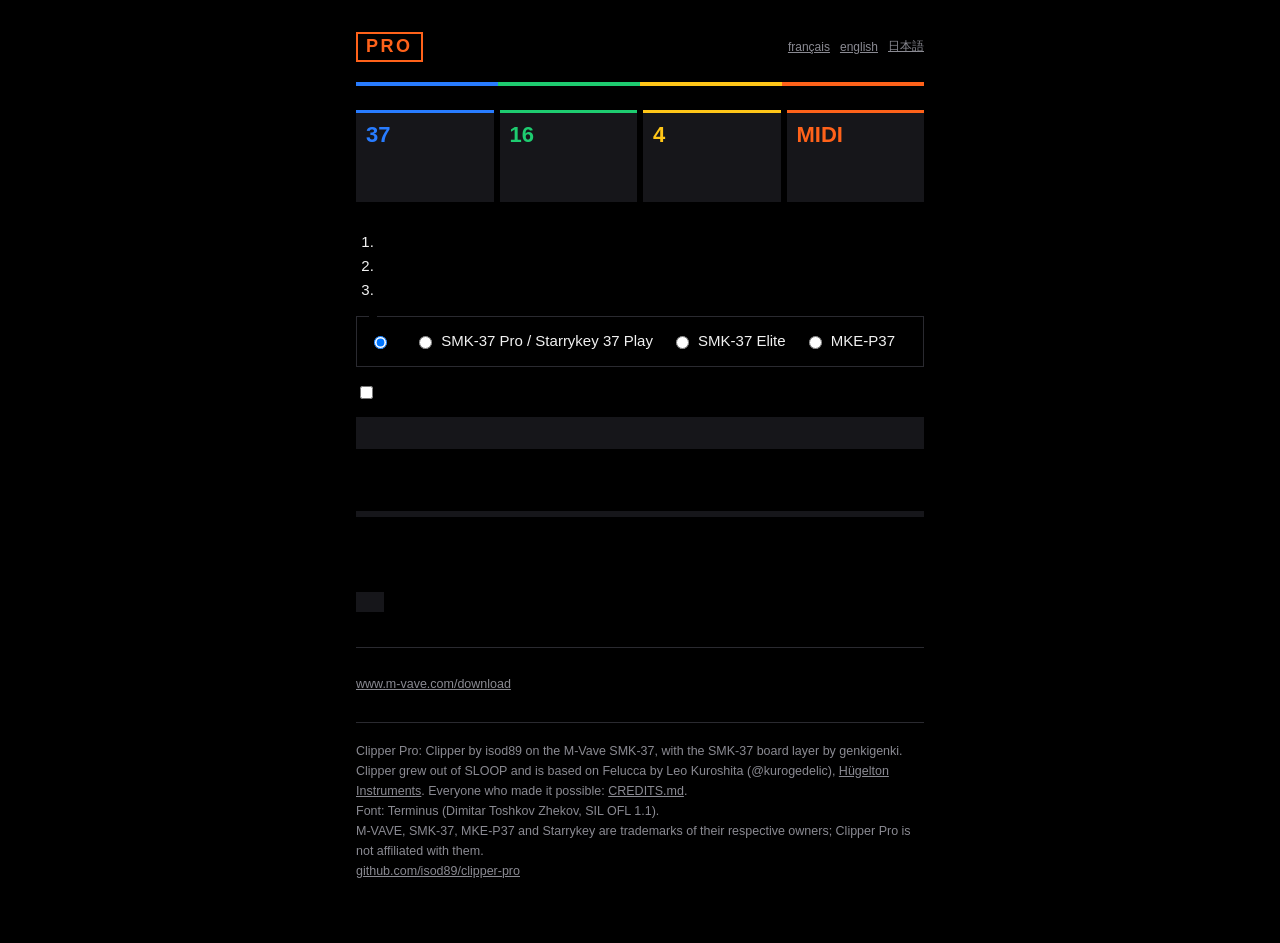
<file: web/index_pro.html>
<!doctype html>
<!-- SPDX-License-Identifier: GPL-3.0-only
     Copyright (C) 2026 Leo Kuroshita (@kurogedelic), Hügelton Instruments
     Clipper Pro installer: Clipper on the M-Vave SMK-37 (Pro, Elite, MKE-P37, Starrykey 37 Play). web/make_site.py --pro
     inlines smkpkg.js, smkota.js and the packages' metadata (one package per model) -->
<html lang="en">
<head>
<meta charset="utf-8">
<meta name="viewport" content="width=device-width, initial-scale=1">
<title>Clipper Pro installer</title>
<meta name="theme-color" content="#000000">
<style>
  :root { --bg: #000; --fg: #f2f2f2; --dim: #8a8a92; --tile: #16161a; --line: #2a2a30;
          --blue: #287cff; --green: #1ecc70; --yellow: #ffc618; --orange: #ff621a; --red: #ff2c34; }
  * { box-sizing: border-box; }
  body { margin: 0; background: var(--bg); color: var(--fg);
         font: 15px/1.6 "Helvetica Neue", -apple-system, BlinkMacSystemFont, Arial, sans-serif; }
  main { max-width: 600px; margin: 0 auto; padding: 32px 16px 48px; }
  .top { display: flex; align-items: center; justify-content: space-between; gap: 12px; }
  .logo { display: flex; align-items: center; gap: 12px; }
  .logo svg { display: block; width: 200px; height: auto; }
  .logo rect:first-child { fill: transparent; }
  .badge { font-weight: 700; letter-spacing: .14em; color: var(--orange); border: 2px solid var(--orange);
           padding: 2px 8px; font-size: 18px; line-height: 1.2; }
  .langs { display: flex; gap: 10px; }
  .lang { font-size: 12px; color: var(--dim); cursor: pointer; text-decoration: underline; background: none;
          border: 0; padding: 0; }
  .lang[aria-current="true"] { color: var(--fg); text-decoration: none; }
  .strip { display: flex; height: 4px; margin: 20px 0 24px; }
  .strip i { flex: 1; } .strip i:nth-child(1) { background: var(--blue); } .strip i:nth-child(2) { background: var(--green); }
  .strip i:nth-child(3) { background: var(--yellow); } .strip i:nth-child(4) { background: var(--orange); }
  h1 { font-size: 13px; font-weight: 500; letter-spacing: .12em; text-transform: uppercase; color: var(--dim); margin: 0 0 8px; }
  h2 { font-size: 15px; margin: 26px 0 8px; }
  .lead { font-size: 20px; line-height: 1.35; margin: 0 0 24px; }
  .tiles { display: grid; grid-template-columns: repeat(4, 1fr); gap: 6px; margin: 0 0 28px; }
  .tile { background: var(--tile); padding: 10px 10px 12px; border-top: 3px solid var(--c); min-height: 92px; }
  .tile b { display: block; font-size: 22px; font-weight: 600; color: var(--c); line-height: 1.1; }
  .tile span { display: block; font-size: 12px; color: var(--dim); margin-top: 4px; }
  p { margin: 0 0 14px; }
  ol { margin: 0 0 14px; padding-left: 22px; }
  fieldset { border: 1px solid var(--line); padding: 10px 12px; margin: 0 0 16px; }
  legend { font-size: 12.5px; color: var(--dim); padding: 0 4px; }
  label.m { display: inline-flex; align-items: center; gap: 6px; margin: 2px 14px 2px 0; cursor: pointer; }
  label.ck { display: flex; gap: 8px; align-items: flex-start; margin: 0 0 14px; cursor: pointer; }
  button#go { font: 600 15px/1 inherit; font-family: inherit; background: var(--orange); color: #000; border: 0;
              padding: 16px 0; width: 100%; cursor: pointer; letter-spacing: .08em; text-transform: uppercase; }
  button#go:disabled { background: var(--tile); color: var(--dim); cursor: default; }
  #status { margin-top: 14px; min-height: 1.6em; font-variant-numeric: tabular-nums; }
  #status.bad { color: var(--red); } #status.good { color: var(--green); }
  #device { color: var(--dim); font-size: 13px; min-height: 1.4em; }
  .small { color: var(--dim); font-size: 12.5px; }
  .small a, a { color: inherit; }
  progress { -webkit-appearance: none; appearance: none; width: 100%; height: 6px; margin-top: 16px; border: 0; background: var(--tile); }
  progress::-webkit-progress-bar { background: var(--tile); }
  progress::-webkit-progress-value { background: var(--orange); }
  progress::-moz-progress-bar { background: var(--orange); }
  pre { color: var(--dim); font-size: 11px; white-space: pre-wrap; margin-top: 12px; max-height: 180px; overflow: auto; }
  hr { border: 0; border-top: 1px solid var(--line); margin: 28px 0 18px; }
  [hidden] { display: none !important; }
  .ed { display: inline-block; margin: 8px 8px 0 0; padding: 10px 14px; background: var(--tile); text-decoration: none;
        font: inherit; color: var(--fg); border: 0; cursor: pointer; }
  @media (max-width: 440px) { .tiles { grid-template-columns: repeat(2, 1fr); } .logo svg { width: 150px; } }
</style>
</head>
<body>
<main>
  <div class="top"><div class="logo"><!--LOGO--><span class="badge">PRO</span></div>
    <div class="langs"><button class="lang" data-l="fr">français</button><button class="lang" data-l="en">english</button><button class="lang" data-l="ja">日本語</button></div></div>
  <div class="strip"><i></i><i></i><i></i><i></i></div>
  <!--BANNER-->
  <h1 data-t="h1"></h1>
  <p class="lead" data-t="lead"></p>
  <div class="tiles">
    <div class="tile" style="--c: var(--blue)"><b>37</b><span data-t="t1"></span></div>
    <div class="tile" style="--c: var(--green)"><b>16</b><span data-t="t2"></span></div>
    <div class="tile" style="--c: var(--yellow)"><b>4</b><span data-t="t3"></span></div>
    <div class="tile" style="--c: var(--orange)"><b>MIDI</b><span data-t="t4"></span></div>
  </div>
  <h2 data-t="before"></h2>
  <ol><li data-t="b1"></li><li data-t="b2"></li><li data-t="b3"></li></ol>
  <fieldset>
    <legend data-t="modelL"></legend>
    <label class="m"><input type="radio" name="model" value="auto" checked> <span data-t="auto"></span></label>
    <label class="m"><input type="radio" name="model" value="SMK-37 Pro"> SMK-37 Pro / Starrykey 37 Play</label>
    <label class="m"><input type="radio" name="model" value="SMK-37 Elite"> SMK-37 Elite</label>
    <label class="m"><input type="radio" name="model" value="MKE-P37"> MKE-P37</label>
  </fieldset>
  <label class="ck"><input type="checkbox" id="risk"> <span data-t="risk"></span></label>
  <p><button id="go" disabled data-t="install"></button></p>
  <p id="device"></p>
  <progress id="bar" max="100" value="0"></progress>
  <p id="status"></p>
  <pre id="log"></pre>
  <a class="ed" href="../editor/" data-t="editor"></a>
  <hr>
  <h2 data-t="backT"></h2>
  <p class="small" data-t="back"></p>
  <p class="small"><a href="https://www.m-vave.com/download" target="_blank" rel="noopener">www.m-vave.com/download</a></p>
  <h2 data-t="rescueT"></h2>
  <p class="small" data-t="rescue"></p>
  <p class="small" data-t="other2"></p>
  <hr>
  <p class="small">Clipper Pro: Clipper by isod89 on the M-Vave SMK-37, with the SMK-37 board layer by genkigenki. Clipper grew out of
    SLOOP and is based on Felucca by Leo Kuroshita (@kurogedelic), <a href="https://hugelton.com" target="_blank" rel="noopener">Hügelton Instruments</a>.
    Everyone who made it possible: <a href="https://github.com/isod89/clipper-pro/blob/main/CREDITS.md" target="_blank" rel="noopener">CREDITS.md</a>.<br>
    Font: Terminus (Dimitar Toshkov Zhekov, SIL OFL 1.1).<br>
    M-VAVE, SMK-37, MKE-P37 and Starrykey are trademarks of their respective owners; Clipper Pro is not affiliated with them.<br>
    <span data-t="license"></span> <a href="https://github.com/isod89/clipper-pro" target="_blank" rel="noopener">github.com/isod89/clipper-pro</a></p>
</main>
<script type="module">
/*LIB*/
const $ = (id) => document.getElementById(id);
const TEXT = {
  fr: {
    h1: "Firmware pour le clavier M-VAVE SMK-37",
    lead: "Clipper Pro : le synthétiseur Clipper sur le SMK-37. 23 moteurs, 407 sons, HYBRID (3 oscillateurs, 2 filtres, une matrice), arpégiateur, séquenceur pas à pas — avec 37 touches dynamiques, 16 pads RGB (notes et sons), 4 faders (macros, enveloppe, timbre, mix), les molettes, la pédale de sustain et une sortie MIDI TRS.",
    t1: "touches dynamiques, + 10 notes", t2: "pads RGB : notes, sons, pas", t3: "faders : macros, ADSR, timbre, mix", t4: "USB et TRS, molettes, pédale",
    before: "Avant d'installer",
    b1: "Branchez le clavier directement à l'ordinateur avec un câble USB de données. Chrome ou Edge.",
    b2: "Fermez les autres applications et onglets qui utilisent le MIDI (DAW, éditeurs, M-UPGRADE).",
    b3: "Sauvegarde conseillée : une copie complète de la flash (1 Mo) avant la première installation (voir CLIPPER-PRO.md, Sécurité). Le firmware n'écrit jamais l'étalonnage de l'usine ni la zone d'origine.",
    modelL: "Modèle", auto: "Automatique (recommandé)",
    risk: "J'ai compris : firmware non officiel, sans garantie, installé à mes risques. Je ne débranche pas le câble pendant l'écriture.",
    install: "Installer Clipper Pro",
    editor: "Éditeur (sons, HYBRID, séquenceur, sauvegardes)",
    backT: "Revenir au firmware M-VAVE",
    back: "Sauvegardez d'abord vos sons avec l'éditeur (onglet Backup). Puis installez le firmware officiel de votre modèle avec M-UPGRADE, l'outil officiel de M-VAVE. Clipper Pro ne touche pas à l'étalonnage : le clavier revient comme avant.",
    rescueT: "Si quelque chose tourne mal",
    rescue: "Si l'écriture s'arrête : rebranchez le câble et appuyez de nouveau sur Installer — le clavier reste en mode mise à jour et l'écriture reprend. Si Clipper Pro ne démarre pas : maintenez OCTAVE− à l'allumage (CLIPPER PRO USB RESCUE) puis installez à nouveau. Sous Windows, si ça reste bloqué à « Passage en mode mise à jour » : fermez complètement le navigateur, débranchez / rebranchez le clavier et lancez INSTALLER-USB-PRO.bat (Windows laisse le port MIDI au navigateur pendant le redémarrage du clavier).",
    other2: "Clavier sous le firmware « Sloop SMK » de ChanceTheMaker (identité SMK-37_9xx) ? Il n'accepte que ses propres paquets : revenez d'abord au firmware M-VAVE (sa page de restauration ou M-UPGRADE), puis installez Clipper Pro.",
    nomidi: "Ce navigateur ne peut pas le faire. Ouvrez la page dans Chrome ou Edge.", loadfail: "Chargement impossible : ",
    ready: "Prêt : Clipper Pro ", start: "Démarrage", verify: "Vérification", loader: "Passage en mode mise à jour", write: "Écriture",
    waitota: "Le clavier redémarre en mode mise à jour (ne rien débrancher)… s : ", noreq: "Le mode mise à jour ne demande rien encore… s : ", backwait: "Redémarrage… s : ",
    reboot: "Redémarrage", done: "Terminé : le clavier tourne ", stopped: "Arrêté. Rebranchez le câble USB et appuyez de nouveau sur Installer.",
    error: "Erreur : ", needRisk: "Cochez d'abord la case ci-dessus.",
    denied: "L'accès MIDI (SysEx) a été refusé. Autorisez le MIDI dans les paramètres du site (barre d'adresse) et réessayez.",
    notfound: "Clavier introuvable. Vérifiez le câble USB (un câble de données), fermez les autres applications MIDI, et réessayez.",
    other: "Ce clavier tourne sous un firmware SMK de ChanceTheMaker (Felucca SMK, Sloop SMK, Melodee SMK, Doom), qui n'accepte que ses propres paquets. Rien n'a été écrit. Revenez d'abord au firmware M-VAVE, puis installez Clipper Pro.",
    fm1: "L'appareil branché est un FM-1. Clipper Pro est pour le SMK-37 ; pour le FM-1, utilisez Clipper (isod89.github.io/clipper-fm1). Rien n'a été écrit.",
    nopkg: "Aucun paquet Clipper Pro pour cet appareil : ",
    model: "Le modèle ne correspond pas : ",
    lost: "La connexion USB a été perdue. Rebranchez et réessayez.",
    noloader: "Le clavier en mode mise à jour est introuvable par Chrome. N'éteignez pas le clavier : fermez Chrome complètement (toutes les fenêtres), rouvrez cette page et appuyez de nouveau sur Installer : ça reprend où ça s'est arrêté.",
    noreturn: "Le clavier n'est pas revenu. Éteignez-le et rallumez-le.",
    mismatch: "Écrit, mais le clavier annonce une autre version : ",
    foreign: "Le clavier est en mode mise à jour d'un autre firmware. Terminez cette mise à jour avec son propre outil (M-UPGRADE), puis réessayez : ",
    oldstock: "Ce clavier a un firmware M-VAVE plus ancien que V016 : mettez-le d'abord à jour en V016 avec M-UPGRADE. Rien n'a été envoyé : ",
    timeout: "La vérification du paquet par le clavier n'a pas fini à temps : rien n'a été écrit. Éteignez-le et rallumez-le, puis réessayez.",
    norequest: "Le mode mise à jour est apparu mais n'a rien demandé : rien n'a été écrit. Rebranchez le câble et réessayez.",
    toomany: "Le clavier redemandait sans fin : arrêté. Rebranchez le câble et réessayez.",
    badreq: "Le clavier a demandé des données hors du paquet : arrêté. Rechargez la page et réessayez : ",
    fm1confirm: "Ce paquet est pour le FM-1 : rien n'a été écrit.",
    fm1pkg: "Ce paquet est pour le FM-1 : rien n'a été écrit.", board: "Ce paquet n'est pas pour cette carte : rien n'a été écrit.",
    badpkg: "Le fichier à installer est endommagé. Rechargez la page.",
    leave: "Écriture en cours. Ne fermez pas la page.",
    device: "Appareil : ", pkgFor: " → paquet ",
    license: "GPL-3.0, sans garantie. Source :",
  },
  en: {
    h1: "Firmware for the M-VAVE SMK-37 keyboard",
    lead: "Clipper Pro: the Clipper synthesizer on the SMK-37. 23 engines, 407 sounds, HYBRID (three oscillators, two filters, a matrix), an arpeggiator, a step sequencer — with 37 velocity keys, 16 RGB pads (notes and sounds), 4 faders (macros, envelope, tone, mix), the wheels, a sustain pedal and a TRS MIDI out.",
    t1: "velocity keys, + 10 notes", t2: "RGB pads: notes, sounds, steps", t3: "faders: macros, ADSR, tone, mix", t4: "USB and TRS, wheels, pedal",
    before: "Before you install",
    b1: "Connect the keyboard straight to the computer with a USB data cable. Chrome or Edge.",
    b2: "Close the other apps and tabs that use MIDI (DAWs, editors, M-UPGRADE).",
    b3: "Recommended: a full 1 MiB flash backup before the first install (CLIPPER-PRO.md, Safety). The firmware never writes the factory calibration or the stock area.",
    modelL: "Model", auto: "Automatic (recommended)",
    risk: "I understand: unofficial firmware, no warranty, installed at my own risk. I will not unplug the cable while it writes.",
    install: "Install Clipper Pro",
    editor: "Editor (sounds, HYBRID, sequencer, backups)",
    backT: "Back to the M-VAVE firmware",
    back: "First back up your sounds with the editor (Backup tab). Then install your model's official firmware with M-UPGRADE, M-VAVE's own updater. Clipper Pro never touches the calibration: the keyboard comes back as it was.",
    rescueT: "If something goes wrong",
    rescue: "If the write stops: replug the cable and press Install again — the keyboard stays in update mode and the write resumes. If Clipper Pro does not start: hold OCTAVE− while switching on (CLIPPER PRO USB RESCUE), then install again. On Windows, if it stays at “Switching to update mode”: close the browser completely, replug the keyboard and run INSTALLER-USB-PRO.bat (Windows leaves the MIDI port with the browser while the keyboard restarts).",
    other2: "Keyboard running ChanceTheMaker's “Sloop SMK” (identity SMK-37_9xx)? It takes only its own packages: go back to the M-VAVE firmware first (its restore page or M-UPGRADE), then install Clipper Pro.",
    nomidi: "This browser cannot do it. Open the page in Chrome or Edge.", loadfail: "Could not load: ",
    ready: "Ready: Clipper Pro ", start: "Starting", verify: "Verifying", loader: "Switching to update mode", write: "Writing",
    waitota: "The keyboard restarts into update mode (unplug nothing)… s: ", noreq: "The update mode has not asked for anything yet… s: ", backwait: "Restarting… s: ",
    reboot: "Restarting", done: "Done: the keyboard runs ", stopped: "Stopped. Replug the USB cable and press Install again.",
    error: "Error: ", needRisk: "Tick the box above first.",
    denied: "MIDI (SysEx) access was not allowed. Allow MIDI in the site settings (address bar) and try again.",
    notfound: "Keyboard not found. Check the USB cable (a data cable), close other apps that use MIDI, and try again.",
    other: "This keyboard runs one of ChanceTheMaker's SMK firmwares (Felucca SMK, Sloop SMK, Melodee SMK, Doom), which take only their own packages. Nothing was written. Go back to the M-VAVE firmware first, then install Clipper Pro.",
    fm1: "The connected device is an FM-1. Clipper Pro is for the SMK-37; for the FM-1 use Clipper (isod89.github.io/clipper-fm1). Nothing was written.",
    nopkg: "No Clipper Pro package for this device: ",
    model: "The model does not match: ",
    lost: "The USB connection was lost. Replug it and try again.",
    noloader: "Chrome does not see the keyboard in update mode. Do not switch the keyboard off: close Chrome completely (every window), open this page again and press Install again: it goes on where it stopped.",
    noreturn: "The keyboard did not come back. Switch it off and on.",
    mismatch: "Written, but the keyboard reports another version: ",
    foreign: "The keyboard is in the update mode of another firmware. Finish that update with its own updater (M-UPGRADE), then try again: ",
    oldstock: "This keyboard runs an M-VAVE firmware older than V016: update it to V016 with M-UPGRADE first. Nothing was sent: ",
    timeout: "The keyboard's check of the package did not finish in time: nothing was written. Switch it off and on, then try again.",
    norequest: "The update mode appeared but asked for nothing: nothing was written. Replug the cable and try again.",
    toomany: "The keyboard kept asking: stopped. Replug the cable and try again.",
    badreq: "The keyboard asked for data outside the package: stopped. Reload the page and try again: ",
    fm1confirm: "This package is for the FM-1: nothing was written.",
    fm1pkg: "This package is for the FM-1: nothing was written.", board: "This package is not for this board: nothing was written.",
    badpkg: "The file to install is damaged. Reload the page.",
    leave: "Writing. Do not close the page.",
    device: "Device: ", pkgFor: " → package ",
    license: "GPL-3.0, no warranty. Source:",
  },
  ja: {
    h1: "M-VAVE SMK-37 キーボード用ファームウェア",
    lead: "Clipper Pro：SMK-37 で動く Clipper シンセサイザー。23 エンジン、407 音色、HYBRID（オシレーター 3、フィルター 2、マトリクス）、アルペジエーター、ステップシーケンサー。ベロシティ付き 37 鍵、RGB パッド 16（ノートと音色）、フェーダー 4（マクロ・エンベロープ・音色・ミックス）、ホイール、サスティンペダル、TRS MIDI 出力。",
    t1: "ベロシティ鍵盤、＋10 ノート", t2: "RGB パッド：ノート・音色・ステップ", t3: "フェーダー：マクロ・ADSR・音色・ミックス", t4: "USB と TRS、ホイール、ペダル",
    before: "インストールの前に",
    b1: "キーボードを USB データケーブルでパソコンに直接つないでください。Chrome か Edge。",
    b2: "MIDI を使う他のアプリやタブ（DAW、エディタ、M-UPGRADE）を閉じてください。",
    b3: "初回の前に 1 MiB のフラッシュ全体のバックアップをおすすめします（CLIPPER-PRO.md、安全）。このファームウェアは工場のキャリブレーションや純正領域を書き換えません。",
    modelL: "モデル", auto: "自動（おすすめ）",
    risk: "非公式・無保証のファームウェアを自己責任で入れることを理解しました。書き込み中はケーブルを抜きません。",
    install: "Clipper Pro をインストール",
    editor: "エディタ（音色、HYBRID、シーケンサー、バックアップ）",
    backT: "M-VAVE のファームウェアに戻す",
    back: "まずエディタで音色をバックアップ（Backup タブ）。そのあと M-VAVE 公式のアップデーター M-UPGRADE でモデルの公式ファームウェアを入れてください。キャリブレーションはそのままです。",
    rescueT: "うまくいかないとき",
    rescue: "書き込みが止まったら：ケーブルを挿し直して、もう一度インストールを押してください（書き込みモードのまま再開します）。起動しないとき：OCTAVE− を押しながら電源を入れ（CLIPPER PRO USB RESCUE）、もう一度インストール。 Windows で「書き込みモードに切り替え中」のまま止まるとき：ブラウザを完全に閉じ、キーボードを挿し直して INSTALLER-USB-PRO.bat を実行してください。",
    other2: "ChanceTheMaker の「Sloop SMK」（SMK-37_9xx）が入っている場合：その専用パッケージしか受け付けません。先に M-VAVE のファームウェアに戻してから Clipper Pro を入れてください。",
    nomidi: "このブラウザでは使えません。Chrome か Edge で開いてください。", loadfail: "読み込めませんでした: ",
    ready: "準備完了：Clipper Pro ", start: "開始します", verify: "確認中", loader: "書き込みモードに切り替え中", write: "書き込み中",
    waitota: "書き込みモードで再起動中（抜かないで）… 秒: ", noreq: "書き込みモードからの要求待ち… 秒: ", backwait: "再起動中… 秒: ",
    reboot: "再起動中", done: "完了：", stopped: "途中で止まりました。USB を挿し直してもう一度押してください。",
    error: "エラー: ", needRisk: "先に上のチェックを入れてください。",
    denied: "MIDI（SysEx）の使用が許可されませんでした。サイト設定で MIDI を許可して、もう一度押してください。",
    notfound: "キーボードが見つかりません。USB ケーブルを確かめ、MIDI を使う他のアプリを閉じてから、もう一度押してください。",
    other: "このキーボードは ChanceTheMaker の SMK ファームウェアで動いています。専用パッケージしか受け付けないため、何も書き込んでいません。先に M-VAVE のファームウェアに戻してください。",
    fm1: "接続されているのは FM-1 です。Clipper Pro は SMK-37 用です。FM-1 には Clipper（isod89.github.io/clipper-fm1）を。何も書き込んでいません。",
    nopkg: "この機器用の Clipper Pro パッケージがありません: ",
    model: "モデルが合いません: ",
    lost: "USB の接続が切れました。挿し直してもう一度押してください。",
    noloader: "Chrome から書き込みモードのキーボードが見えません。電源は切らずに、Chrome を完全に閉じてこのページを開き直し、もう一度押してください（続きから再開します）。",
    noreturn: "キーボードが戻ってきません。電源を入れ直してください。",
    mismatch: "書き込みは終わりましたが、別のバージョンを報告しています: ",
    foreign: "キーボードは別のファームウェアの書き込みモードです。そのアップデーター（M-UPGRADE）で終えてから、もう一度: ",
    oldstock: "このキーボードの M-VAVE ファームウェアは V016 より古いです。先に M-UPGRADE で V016 に更新してください。何も送っていません: ",
    timeout: "キーボードのパッケージ確認が時間内に終わりませんでした。何も書き込んでいません。電源を入れ直してもう一度。",
    norequest: "書き込みモードになりましたが要求がありません。何も書き込んでいません。挿し直してもう一度。",
    toomany: "キーボードが要求を繰り返しました。止めました。挿し直してもう一度。",
    badreq: "キーボードがパッケージ外のデータを要求しました。止めました。再読み込みしてもう一度: ",
    fm1confirm: "これは FM-1 用のパッケージです。何も書き込んでいません。",
    fm1pkg: "これは FM-1 用のパッケージです。何も書き込んでいません。", board: "このボード用のパッケージではありません。何も書き込んでいません。",
    badpkg: "インストールするファイルが壊れています。ページを再読み込みしてください。",
    leave: "書き込み中です。ページを閉じないでください。",
    device: "機器: ", pkgFor: " → パッケージ ",
    license: "GPL-3.0、無保証。ソース:",
  },
};
const pickLang = () => { const l = (navigator.language || "en").toLowerCase(); return l.startsWith("fr") ? "fr" : l.startsWith("ja") ? "ja" : "en"; };
let lang = pickLang();
try { lang = localStorage.getItem("clipper-pro-lang") || lang; } catch (_) {}
const t = (k) => (TEXT[lang] && TEXT[lang][k]) ?? TEXT.en[k] ?? k;
let lastKey = null, lastArg = "", lastCls = "";
function applyLang() {
  document.documentElement.lang = lang;
  document.querySelectorAll("[data-t]").forEach((e) => { e.textContent = t(e.dataset.t); });
  document.querySelectorAll(".lang").forEach((b) => b.setAttribute("aria-current", String(b.dataset.l === lang)));
  if (lastKey) setStatus(t(lastKey) + lastArg, lastCls);
}
document.querySelectorAll(".lang").forEach((b) => b.addEventListener("click", () => {
  lang = b.dataset.l;
  try { localStorage.setItem("clipper-pro-lang", lang); } catch (_) {}
  applyLang();
}));
applyLang();
function setStatus(txt, cls = "") { $("status").textContent = txt; $("status").className = cls; }
const sayK = (k, arg = "", cls = "") => { lastKey = k; lastArg = arg; lastCls = cls; setStatus(t(k) + arg, cls); };
const log = (s) => { $("log").textContent += s + "\n"; $("log").scrollTop = 1e9; };
const meta = /*META*/;   // { version, pkgs: [{ product, pkg, sha256 }] }: one package per model
const images = new Map();                          // product -> logical image
let writing = false;
const lockAll = (on) => {
  writing = on;
  $("go").disabled = on || !images.size;
  document.querySelectorAll("input").forEach((i) => { i.disabled = on; });
};
window.addEventListener("beforeunload", (e) => { if (writing) { e.preventDefault(); e.returnValue = t("leave"); } });

(async () => {
  if (!navigator.requestMIDIAccess) { sayK("nomidi", "", "bad"); return; }
  try {
    /* never the browser's old copy: no-cache asks the server first, a mismatch is fetched once more past the cache;
       a package whose SHA-256 or identity is not the one this page was made with is never offered */
    const sha = async (b) => [...new Uint8Array(await crypto.subtle.digest("SHA-256", b))].map((x) => x.toString(16).padStart(2, "0")).join("");
    const check = self.crypto && crypto.subtle;
    for (const p of meta.pkgs) {
      const get = async (cache) => {
        const r = await fetch(p.pkg, { cache });
        if (!r.ok) throw new Error(`${p.pkg}: HTTP ${r.status}`);
        return new Uint8Array(await r.arrayBuffer());
      };
      let pkg = await get("no-cache");
      if (check && (await sha(pkg)) !== p.sha256) pkg = await get("reload");
      if (productOf(pkg) !== p.product) { sayK("badpkg", ` (${p.product})`, "bad"); return; }
      if (check) {
        const h = await sha(pkg);
        if (h !== p.sha256) { sayK("badpkg", ` (${p.product})`, "bad"); log(`${p.product}: sha256 ${h}, expected ${p.sha256}`); return; }
      }
      images.set(p.product, logicalImage(pkg));
    }
    sayK("ready", `${meta.version} (${[...images.keys()].map((k) => k.split("_")[0]).join(", ")})`);
    lockAll(writing);
  } catch (e) { sayK("loadfail", e.message, "bad"); }
})();

let total = 74 + 1256;                             /* reads: step 1, step 2 (head + the SMK-37's app area) */
const step = (k, a) => {
  log(`${k} ${a ?? ""}`);
  if (k === "start") sayK("start");
  if (k === "verify") { sayK("verify"); $("bar").value = Math.min(100, (a / total) * 100); }
  if (k === "loader") sayK("loader");
  if (k === "write") { sayK("write"); $("bar").value = Math.min(100, ((74 + a) / total) * 100); }
  if (k === "wait") sayK("waitota", a);
  if (k === "noreq") sayK("noreq", a);
  if (k === "reboot") sayK("reboot");
  if (k === "back") sayK("backwait", a);
  if (k === "done") { $("bar").value = 100; sayK("done", a || "", "good"); }
};
const failed = (e) => {
  if (e && e.code && TEXT.en[e.code]) sayK(e.code, e.code === "other" || e.code === "fm1" ? "" : e.detail || "", "bad");
  else sayK("error", e && e.message, "bad");
  log(String(e && e.stack || e));
};
const pfail = (code, detail = "") => { const e = new Error(code); e.code = code; e.detail = detail; return e; };
const model = () => document.querySelector('input[name="model"]:checked').value;
/* the package for this device: by its identity (Automatic), or the model ticked (another model of the same keyboard
   only: install() and resume() refuse an FM-1 or another device whatever is ticked) */
function choose(idText) {
  if (OTHER_SMK({ text: idText })) throw pfail("other");
  const dm = idText.split("_")[0].replace(/^ota-/i, "");
  if (/^FM-1$/i.test(dm)) throw pfail("fm1");
  const products = [...images.keys()];
  if (model() !== "auto") {
    const p = products.find((x) => x.split("_")[0] === model());
    if (!p) throw pfail("nopkg", model());
    return { product: p, anyModel: true };
  }
  const c = pickPackage(idText, products);
  if (!c) throw pfail("nopkg", idText);
  return c;
}

/* Chrome's MIDI in a disposable document (MidiSession, after ChanceTheMaker's sloop-smk; sloop-pro #3): held only while
   the page talks to the keyboard, let go while it restarts (into its loader, into Clipper Pro) and once it is done, so
   Chrome does not hold the keyboard while it leaves the USB and comes back (on Windows that froze Chrome) */
const session = new MidiSession(document, navigator);
window.addEventListener("pagehide", () => { session.release(); });
$("go").addEventListener("click", async () => {
  if (writing) return;
  if (!$("risk").checked) { sayK("needRisk", "", "bad"); return; }
  lockAll(true);
  $("bar").value = 0;
  let midi;
  try { midi = await session.open(); }
  catch (e) { sayK("denied", "", "bad"); log(String(e && e.message || e)); await session.release(); lockAll(false); return; }
  try {
    const up = new Updater(midi, log, { session });
    /* the keyboard on its named port, running or left in update mode; a loader under a generic name: looked for too */
    const dev = (await up.find(null)) || (await up.find((id) => /^ota-/i.test(id.model), true));
    const ota = dev && /^ota-/i.test(dev.id.model) ? dev : null;   /* left in update mode: the write resumes */
    if (!dev) throw pfail("notfound", up.seen());
    dev.link.close();
    const c = choose(dev.id.text);
    const image = images.get(c.product);
    total = 74 + Math.ceil(image.length / 512);
    $("device").textContent = t("device") + dev.id.text + t("pkgFor") + c.product;
    if (ota) {                                     /* the write finished, then the keyboard is checked as install() does */
      if (!(await up.resume(image, step, { package: c.product, anyModel: c.anyModel, verify: true }))) throw pfail("stopped");
    } else await up.install(image, c.product, step, c.anyModel, { refuseOldStock: true });
  } catch (e) { failed(e); }
  await session.release();                         /* (done or not: the keyboard is not held between two clicks) */
  lockAll(false);
});
</script>
</body>
</html>
</file>
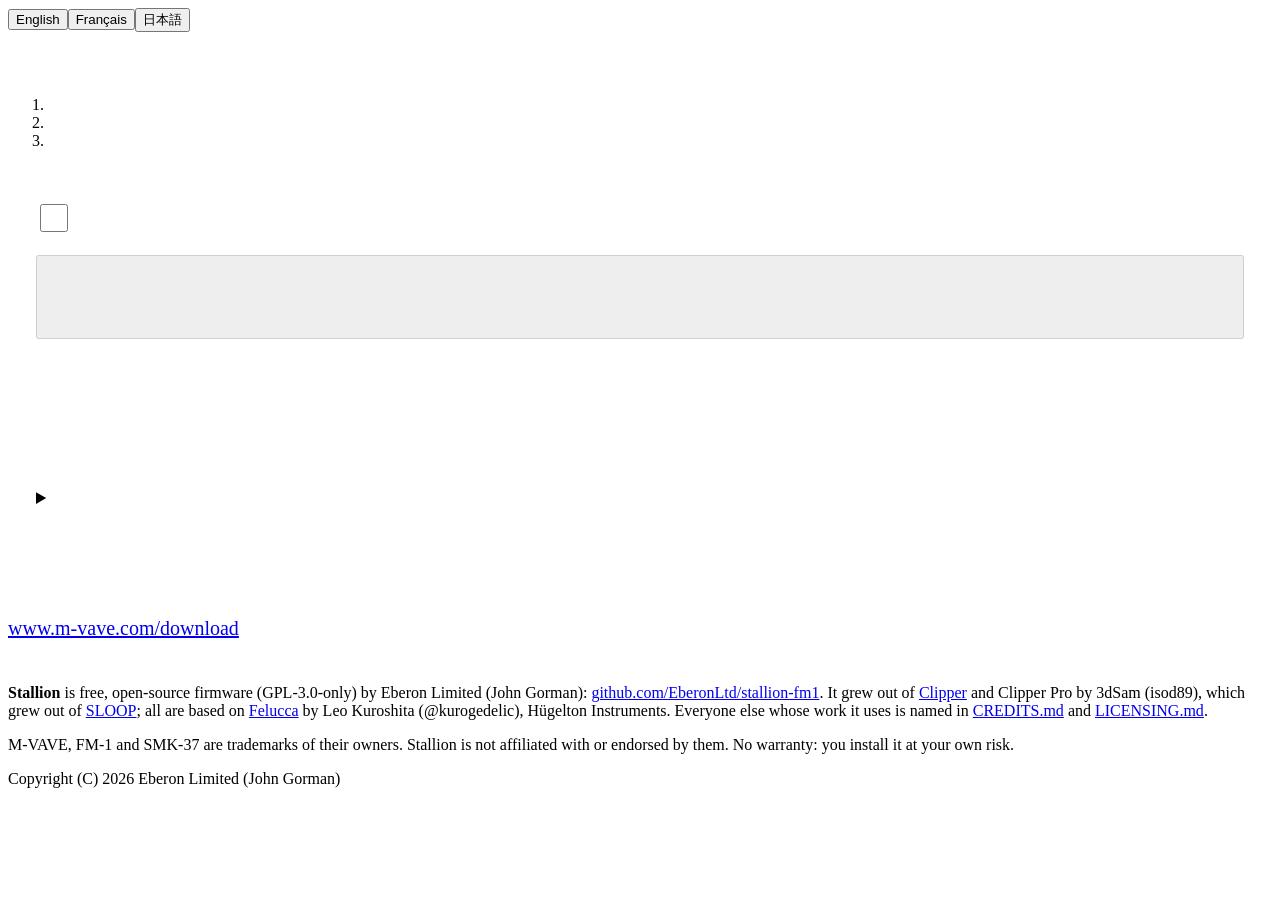
<file: web/index_smk37.html>
<!doctype html>
<!-- SPDX-License-Identifier: GPL-3.0-only
     Copyright (C) 2026 Leo Kuroshita (@kurogedelic), Hügelton Instruments
     Changes: Copyright (C) 2026 Eberon Limited (John Gorman)
     Stallion's SMK-37 Pro installer (webapp/installer-smk37/). After the Clipper Pro installer (web/index_pro.html, isod89,
     its install logic kept as it is); web/make_site.py (with --smk37) inlines smkpkg.js, smkota.js, the package's
     metadata and web/site.css, and puts the FM-1 / SMK-37 Pro chooser at the BOARDS marker. Stallion supports the
     SMK-37 Pro only: choose() refuses the other models before anything is sent -->
<html lang="en">
<head>
<meta charset="utf-8">
<meta name="viewport" content="width=device-width, initial-scale=1">
<meta name="description" content="Install Stallion, the synthesizer firmware, on the M-VAVE SMK-37 Pro keyboard from your browser.">
<link rel="manifest" href="../stallion.webmanifest"><meta name="theme-color" content="#0B1E36"><link rel="icon" href="../icon-192.png">
<title>Stallion installer for the SMK-37 Pro</title>
<style>
  @font-face { font-family: "Stallion Pixel"; src: url("../stallion-pixel.ttf") format("truetype"); font-display: swap; }
/*SITE_CSS*/

  /* the installer's own parts */
  .boards { margin: 8px 0 32px; }
  .boards p { font-size: 20px; margin: 0 0 10px; color: var(--soft); }
  .boards div { display: grid; grid-template-columns: 1fr 1fr; gap: 14px; }
  .boards a { display: block; text-align: center; font: 400 32px/1.1 var(--pixel); text-transform: uppercase; padding: 18px 8px;
              border: 4px solid var(--edge); color: var(--sail); text-decoration: none; border-radius: 14px; }
  .boards a:hover { border-color: var(--sail); }
  .boards a[aria-current="page"] { background: var(--sail); color: var(--navy); border-color: var(--sail); }
  .hero-i { padding: 24px 0 8px; }
  .panel { background: var(--panel); border-radius: 20px; padding: 28px; margin: 0 0 28px; }
  @media (max-width: 600px) { .panel { padding: 20px 16px; } }
  button#go { width: 100%; min-height: 84px; font-size: 48px; }
  #status { margin: 18px 0 0; min-height: 1.6em; font-size: 22px; font-weight: 700; font-variant-numeric: tabular-nums; }
  #status.bad { color: var(--rust); } #status.good { color: var(--sea); }
  #device { color: var(--soft); font-size: 18px; min-height: 1.4em; margin: 12px 0 0; }
  progress { -webkit-appearance: none; appearance: none; display: block; width: 100%; height: 18px; border: 0;
             border-radius: 9px; background: var(--deep); overflow: hidden; margin-top: 20px; }
  progress::-webkit-progress-bar { background: var(--deep); }
  progress::-webkit-progress-value { background: var(--oak); }
  progress::-moz-progress-bar { background: var(--oak); }
  details.log { margin: 16px 0 0; } details.log summary { cursor: pointer; font-size: 18px; color: var(--soft); }
  pre { color: var(--soft); font-size: 16px; white-space: pre-wrap; margin: 8px 0 0; max-height: 220px; overflow: auto;
        background: var(--deep); padding: 12px; border-radius: 10px; }
  label.ck { display: flex; gap: 14px; align-items: flex-start; margin: 0 0 20px; cursor: pointer; font-size: 20px; }
  input[type="checkbox"] { width: 28px; height: 28px; flex: none; margin-top: 2px; accent-color: var(--oak); }
  .after { display: grid; gap: 14px; }
  .after .btn { justify-content: flex-start; text-align: left; }
  h2.sec { font-size: 32px; margin: 40px 0 16px; color: var(--sail); }
  .trouble p { font-size: 20px; }
  details.stock { background: var(--panel); border-radius: 16px; padding: 18px 22px; margin: 28px 0 0; }
  details.stock summary { cursor: pointer; font: 400 32px/1.2 var(--pixel); text-transform: uppercase; color: var(--sail); }
  details.stock[open] summary { margin-bottom: 14px; }
  input[type="file"] { font: inherit; font-size: 18px; color: var(--sail); margin-top: 8px; }
  button#stock-go { font: 400 32px/1 var(--pixel); text-transform: uppercase; background: transparent; color: var(--sail);
                    border: 4px solid var(--sail); border-radius: 14px; padding: 14px 22px; cursor: pointer; }
  button#stock-go:disabled { color: var(--soft); border-color: var(--edge); cursor: default; }
  .back-home { font-size: 20px; }

  #status.bad { color: var(--rust); }
</style>
</head>
<body>
<header class="wrap bar"><a class="logo" href="../../" aria-label="Stallion home"><!--LOGO--></a>
  <div class="langs" role="group" aria-label="Language / Langue / 言語"><button class="lang" data-l="en">English</button><button class="lang" data-l="fr">Français</button><button class="lang" data-l="ja">日本語</button></div></header>
<div class="sail" role="presentation"></div>
<main class="narrow hero-i">
  <!--BOARDS-->
  <!--BANNER-->
  <h1 data-t="h1"></h1>
  <p class="lead" data-t="lead"></p>
  <p class="back-home"><a href="../../" data-t="homeLink"></a></p>
  <div class="note"><b data-t="proOnlyT"></b><p data-t="proOnly"></p></div>
  <h2 class="sec" data-t="stepsT"></h2>
  <ol class="steps">
    <li><b data-t="s1T"></b><span data-t="s1"></span></li>
    <li><b data-t="s2T"></b><span data-t="s2"></span></li>
    <li><b data-t="s3T"></b><span data-t="s3"></span></li>
  </ol>
  <div class="note" style="margin-top:24px"><b data-t="backupT"></b><p data-t="backup"></p></div>
  <div class="panel">
    <label class="ck"><input type="checkbox" id="risk"> <span data-t="risk"></span></label>
    <p><button id="go" class="btn" disabled data-t="install"></button></p>
    <p id="device"></p>
    <progress id="bar" max="100" value="0"></progress>
    <p id="status" role="status" aria-live="polite"></p>
    <p id="next" hidden><a class="btn text" href="../installer/" data-t="toFm1"></a></p>
    <details class="log"><summary data-t="logT"></summary><pre id="log"></pre></details>
  </div>
  <h2 class="sec" data-t="afterT"></h2>
  <div class="after"><a class="btn text" href="../editor/" data-t="editor"></a></div>
  <section class="trouble">
    <h2 class="sec" data-t="rescueT"></h2>
    <p data-t="rescue"></p>
    <p data-t="other2"></p>
    <h2 class="sec" data-t="backT"></h2>
    <p data-t="back"></p>
    <p><a href="https://www.m-vave.com/download" target="_blank" rel="noopener">www.m-vave.com/download</a></p>
  </section>
</main>
<footer class="foot">
  <div class="narrow">
    <p lang="en"><b>Stallion</b> is free, open-source firmware (GPL-3.0-only) by Eberon Limited (John Gorman):
      <a href="https://github.com/EberonLtd/stallion-fm1" target="_blank" rel="noopener">github.com/EberonLtd/stallion-fm1</a>.
      It grew out of <a href="https://github.com/isod89/clipper-fm1" target="_blank" rel="noopener">Clipper</a> and Clipper Pro by 3dSam (isod89), which grew out of
      <a href="https://github.com/isod89/sloop-fm1" target="_blank" rel="noopener">SLOOP</a>; all are based on
      <a href="https://github.com/hugelton/Felucca" target="_blank" rel="noopener">Felucca</a> by Leo Kuroshita (@kurogedelic), Hügelton Instruments.
      Everyone else whose work it uses is named in
      <a href="https://github.com/EberonLtd/stallion-fm1/blob/main/CREDITS.md" target="_blank" rel="noopener">CREDITS.md</a> and
      <a href="https://github.com/EberonLtd/stallion-fm1/blob/main/LICENSING.md" target="_blank" rel="noopener">LICENSING.md</a>.</p>
    <p lang="en">M-VAVE, FM-1 and SMK-37 are trademarks of their owners. Stallion is not affiliated with or endorsed by them. No warranty: you install it at your own risk.</p>
    <p class="copy">Copyright (C) 2026 Eberon Limited (John Gorman)</p>
  </div>
</footer>
<script type="module">
/*LIB*/
const $ = (id) => document.getElementById(id);
const TEXT = {
  fr: {
    boardPick: "Ton instrument :",
    risk: "J'ai compris : firmware non officiel, sans garantie, installé à mes risques. Je ne débranche pas le câble pendant l'écriture.",
    install: "Installer Stallion",
    editor: "Ouvrir l'éditeur : édite chaque son depuis ton ordinateur",
    backT: "Revenir au firmware M-VAVE",
    back: "Sauvegardez d'abord vos sons avec l'éditeur (onglet Backup). Puis installez le firmware officiel de votre modèle avec M-UPGRADE, l'outil officiel de M-VAVE. Stallion ne touche pas à l'étalonnage : le clavier revient comme avant.",
    rescueT: "Si quelque chose tourne mal",
    rescue: "Si l'écriture s'arrête, rebranche le câble et appuie de nouveau sur Installer : le clavier reste en mode mise à jour et l'écriture reprend. Si Stallion ne démarre pas, maintiens OCTAVE− en allumant le clavier (STALLION USB RESCUE), puis installe de nouveau. Sous Windows, si ça reste sur « Passage en mode mise à jour », ferme complètement le navigateur (toutes les fenêtres), rebranche le clavier, rouvre cette page et appuie sur Installer.",
    other2: "Clavier sous le firmware « Sloop SMK » de ChanceTheMaker (identité SMK-37_9xx) ? Il n'accepte que ses propres paquets : revenez d'abord au firmware M-VAVE (sa page de restauration ou M-UPGRADE), puis installez Stallion.",
    nomidi: "Ce navigateur n'a pas le Web MIDI. Ouvrez la page dans Chrome ou Edge sur un ordinateur (Safari, iPhone et iPad ne peuvent pas).",
    loadfail: "Chargement impossible : ",
    ready: "Prêt : Stallion ",
    start: "Démarrage",
    verify: "Vérification",
    loader: "Passage en mode mise à jour",
    write: "Écriture",
    waitota: "Le clavier redémarre en mode mise à jour (ne rien débrancher)… s : ",
    noreq: "Le mode mise à jour ne demande rien encore… s : ",
    backwait: "Redémarrage… s : ",
    reboot: "Redémarrage",
    done: "Terminé : le clavier tourne ",
    stopped: "Arrêté. Rebranchez le câble USB et appuyez de nouveau sur Installer.",
    error: "Erreur : ",
    needRisk: "Cochez d'abord la case ci-dessus.",
    denied: "L'accès MIDI (SysEx) a été refusé. Autorisez le MIDI dans les paramètres du site (barre d'adresse) et réessayez.",
    notfound: "Clavier introuvable. Vérifiez le câble USB (un câble de données), fermez les autres applications MIDI, et réessayez.",
    other: "Ce clavier tourne sous un firmware SMK de ChanceTheMaker (Felucca SMK, Sloop SMK, Melodee SMK, Doom), qui n'accepte que ses propres paquets. Rien n'a été écrit. Revenez d'abord au firmware M-VAVE, puis installez Stallion.",
    fm1: "L'appareil branché est une FM-1. Rien n'a été écrit. Installez Stallion dessus avec l'installateur FM-1 :",
    toFm1: "Installer sur FM-1",
    nopkg: "Aucun paquet Stallion pour cet appareil : ",
    model: "Le modèle ne correspond pas : ",
    lost: "La connexion USB a été perdue. Rebranchez et réessayez.",
    noloader: "Le clavier en mode mise à jour est introuvable par Chrome. N'éteignez pas le clavier : fermez Chrome complètement (toutes les fenêtres), rouvrez cette page et appuyez de nouveau sur Installer : ça reprend où ça s'est arrêté.",
    noreturn: "Le clavier n'est pas revenu. Éteignez-le et rallumez-le.",
    mismatch: "Écrit, mais le clavier annonce une autre version : ",
    foreign: "Le clavier est en mode mise à jour d'un autre firmware. Terminez cette mise à jour avec son propre outil (M-UPGRADE), puis réessayez : ",
    oldstock: "Ce clavier a un firmware M-VAVE plus ancien que V016 : mettez-le d'abord à jour en V016 avec M-UPGRADE. Rien n'a été envoyé : ",
    timeout: "La vérification du paquet par le clavier n'a pas fini à temps : rien n'a été écrit. Éteignez-le et rallumez-le, puis réessayez.",
    norequest: "Le mode mise à jour est apparu mais n'a rien demandé : rien n'a été écrit. Rebranchez le câble et réessayez.",
    toomany: "Le clavier redemandait sans fin : arrêté. Rebranchez le câble et réessayez.",
    badreq: "Le clavier a demandé des données hors du paquet : arrêté. Rechargez la page et réessayez : ",
    fm1confirm: "Ce paquet est pour la FM-1 : rien n'a été écrit.",
    fm1pkg: "Ce paquet est pour la FM-1 : rien n'a été écrit.",
    board: "Ce paquet n'est pas pour cette carte : rien n'a été écrit.",
    badpkg: "Le fichier à installer est endommagé. Rechargez la page.",
    leave: "Écriture en cours. Ne fermez pas la page.",
    device: "Appareil : ",
    pkgFor: " → paquet ",
    license: "GPL-3.0, sans garantie. Source :",
    h1: "Installer Stallion sur le SMK-37 Pro",
    lead: "Stallion fait du M-VAVE SMK-37 Pro un vrai synthétiseur polyphonique, joué avec ses 37 touches, 16 pads, 4 faders, les molettes et une pédale de sustain. L'installation se fait dans cette page : rien à télécharger.",
    proOnly: "Stallion fonctionne sur le SMK-37 Pro uniquement. Cette page refuse les autres modèles (SMK-37 Elite, MKE-P37, Starrykey 37 Play) avant d'envoyer quoi que ce soit.",
    proOnlyT: "SMK-37 Pro uniquement",
    stepsT: "Avant de commencer",
    s1T: "Utilise Chrome ou Edge sur un ordinateur, ou Chrome sur Android",
    s1: "Safari, et tous les navigateurs sur iPhone et iPad, ne peuvent pas installer Stallion : ils n'ont pas le Web MIDI.",
    s2T: "Branche le clavier directement sur l'ordinateur",
    s2: "Utilise un câble USB qui transmet les données, sans hub. Ferme les autres applis et onglets qui utilisent le MIDI (logiciels de musique, éditeurs, M-UPGRADE).",
    s3T: "Coche la case, appuie sur Installer et attends « Terminé »",
    s3: "Le clavier redémarre en mode mise à jour, Stallion est écrit, puis le clavier redémarre. Stallion n'écrit jamais l'étalonnage d'usine du clavier.",
    backupT: "Tu utilises déjà Stallion ?",
    backup: "Fais d'abord une sauvegarde de tes sons avec l'éditeur (onglet Backup).",
    afterT: "Après l'installation",
    logT: "Journal technique (pour signaler un bug)",
    homeLink: "Ce que fait Stallion : les moteurs, la matrice, l'éditeur",
    notpro: "Stallion fonctionne sur le SMK-37 Pro uniquement. Rien n'a été écrit. Ce clavier s'annonce comme : ",
  },
  en: {
    boardPick: "Your instrument:",
    risk: "I understand: unofficial firmware, no warranty, installed at my own risk. I will not unplug the cable while it writes.",
    install: "Install Stallion",
    editor: "Open the editor: edit every sound from your computer",
    backT: "Back to the M-VAVE firmware",
    back: "First back up your sounds with the editor (Backup tab). Then install your model's official firmware with M-UPGRADE, M-VAVE's own updater. Stallion never touches the calibration: the keyboard comes back as it was.",
    rescueT: "If something goes wrong",
    rescue: "If the write stops, replug the cable and press Install again: the keyboard stays in update mode and the write carries on. If Stallion does not start, hold OCTAVE− while you switch the keyboard on (STALLION USB RESCUE), then install again. On Windows, if it stays at “Switching to update mode”, close the browser completely (every window), replug the keyboard, open this page again and press Install.",
    other2: "Keyboard running ChanceTheMaker's “Sloop SMK” (identity SMK-37_9xx)? It takes only its own packages: go back to the M-VAVE firmware first (its restore page or M-UPGRADE), then install Stallion.",
    nomidi: "This browser has no Web MIDI. Open the page in Chrome or Edge on a computer (Safari, iPhone and iPad cannot do it).",
    loadfail: "Could not load: ",
    ready: "Ready: Stallion ",
    start: "Starting",
    verify: "Verifying",
    loader: "Switching to update mode",
    write: "Writing",
    waitota: "The keyboard restarts into update mode (unplug nothing)… s: ",
    noreq: "The update mode has not asked for anything yet… s: ",
    backwait: "Restarting… s: ",
    reboot: "Restarting",
    done: "Done: the keyboard runs ",
    stopped: "Stopped. Replug the USB cable and press Install again.",
    error: "Error: ",
    needRisk: "Tick the box above first.",
    denied: "MIDI (SysEx) access was not allowed. Allow MIDI in the site settings (address bar) and try again.",
    notfound: "Keyboard not found. Check the USB cable (a data cable), close other apps that use MIDI, and try again.",
    other: "This keyboard runs one of ChanceTheMaker's SMK firmwares (Felucca SMK, Sloop SMK, Melodee SMK, Doom), which take only their own packages. Nothing was written. Go back to the M-VAVE firmware first, then install Stallion.",
    fm1: "The connected device is an FM-1. Nothing was written. Install Stallion on it with the FM-1 installer:",
    toFm1: "Install on FM-1",
    nopkg: "No Stallion package for this device: ",
    model: "The model does not match: ",
    lost: "The USB connection was lost. Replug it and try again.",
    noloader: "Chrome does not see the keyboard in update mode. Do not switch the keyboard off: close Chrome completely (every window), open this page again and press Install again: it goes on where it stopped.",
    noreturn: "The keyboard did not come back. Switch it off and on.",
    mismatch: "Written, but the keyboard reports another version: ",
    foreign: "The keyboard is in the update mode of another firmware. Finish that update with its own updater (M-UPGRADE), then try again: ",
    oldstock: "This keyboard runs an M-VAVE firmware older than V016: update it to V016 with M-UPGRADE first. Nothing was sent: ",
    timeout: "The keyboard's check of the package did not finish in time: nothing was written. Switch it off and on, then try again.",
    norequest: "The update mode appeared but asked for nothing: nothing was written. Replug the cable and try again.",
    toomany: "The keyboard kept asking: stopped. Replug the cable and try again.",
    badreq: "The keyboard asked for data outside the package: stopped. Reload the page and try again: ",
    fm1confirm: "This package is for the FM-1: nothing was written.",
    fm1pkg: "This package is for the FM-1: nothing was written.",
    board: "This package is not for this board: nothing was written.",
    badpkg: "The file to install is damaged. Reload the page.",
    leave: "Writing. Do not close the page.",
    device: "Device: ",
    pkgFor: " → package ",
    license: "GPL-3.0, no warranty. Source:",
    h1: "Install Stallion on the SMK-37 Pro",
    lead: "Stallion turns the M-VAVE SMK-37 Pro into a deep polyphonic synthesizer, played from its 37 keys, 16 pads, 4 faders, the wheels and a sustain pedal. Installing takes place in this page: there is nothing to download.",
    proOnly: "Stallion runs on the SMK-37 Pro only. This page refuses the other models (SMK-37 Elite, MKE-P37, Starrykey 37 Play) before it sends anything.",
    proOnlyT: "SMK-37 Pro only",
    stepsT: "Before you start",
    s1T: "Use Chrome or Edge on a computer, or Chrome on Android",
    s1: "Safari, and every browser on iPhone and iPad, cannot install Stallion: they have no Web MIDI.",
    s2T: "Connect the keyboard straight to the computer",
    s2: "Use a USB cable that carries data, and no hub. Close other apps and browser tabs that use MIDI (recording software, editors, M-UPGRADE).",
    s3T: "Tick the box, press Install and wait for Done",
    s3: "The keyboard restarts into update mode, Stallion is written, and the keyboard restarts again. Stallion never writes the keyboard's factory calibration.",
    backupT: "Already using Stallion?",
    backup: "Save a backup of your sounds with the editor first (the Backup tab).",
    afterT: "After installing",
    logT: "Technical log (for bug reports)",
    homeLink: "What Stallion does: the engines, the matrix, the editor",
    notpro: "Stallion runs on the SMK-37 Pro only. Nothing was written. This keyboard reports itself as: ",
  },
  ja: {
    boardPick: "お使いの楽器：",
    risk: "非公式・無保証のファームウェアを自己責任で入れることを理解しました。書き込み中はケーブルを抜きません。",
    install: "Stallion をインストール",
    editor: "エディタを開く：パソコンからすべての音色を編集",
    backT: "M-VAVE のファームウェアに戻す",
    back: "まずエディタで音色をバックアップ（Backup タブ）。そのあと M-VAVE 公式のアップデーター M-UPGRADE でモデルの公式ファームウェアを入れてください。キャリブレーションはそのままです。",
    rescueT: "うまくいかないとき",
    rescue: "書き込みが止まったら、ケーブルを挿し直してもう一度「インストール」を押してください（書き込みモードのまま続きから再開します）。Stallion が起動しないときは、OCTAVE− を押しながら電源を入れ（STALLION USB RESCUE）、もう一度インストールしてください。Windows で「書き込みモードに切り替え中」のまま進まないときは、ブラウザを完全に閉じ（すべてのウィンドウ）、キーボードを挿し直し、このページを開き直して「インストール」を押してください。",
    other2: "ChanceTheMaker の「Sloop SMK」（SMK-37_9xx）が入っている場合：その専用パッケージしか受け付けません。先に M-VAVE のファームウェアに戻してから Stallion を入れてください。",
    nomidi: "このブラウザには Web MIDI がありません。パソコンの Chrome か Edge で開いてください（Safari と iPhone・iPad では使えません）。",
    loadfail: "読み込めませんでした: ",
    ready: "準備完了：Stallion ",
    start: "開始します",
    verify: "確認中",
    loader: "書き込みモードに切り替え中",
    write: "書き込み中",
    waitota: "書き込みモードで再起動中（抜かないで）… 秒: ",
    noreq: "書き込みモードからの要求待ち… 秒: ",
    backwait: "再起動中… 秒: ",
    reboot: "再起動中",
    done: "完了：",
    stopped: "途中で止まりました。USB を挿し直してもう一度押してください。",
    error: "エラー: ",
    needRisk: "先に上のチェックを入れてください。",
    denied: "MIDI（SysEx）の使用が許可されませんでした。サイト設定で MIDI を許可して、もう一度押してください。",
    notfound: "キーボードが見つかりません。USB ケーブルを確かめ、MIDI を使う他のアプリを閉じてから、もう一度押してください。",
    other: "このキーボードは ChanceTheMaker の SMK ファームウェアで動いています。専用パッケージしか受け付けないため、何も書き込んでいません。先に M-VAVE のファームウェアに戻してください。",
    fm1: "接続されているのは FM-1 です。何も書き込んでいません。FM-1 のインストーラーでインストールしてください：",
    toFm1: "FM-1 にインストール",
    nopkg: "この機器用の Stallion パッケージがありません: ",
    model: "モデルが合いません: ",
    lost: "USB の接続が切れました。挿し直してもう一度押してください。",
    noloader: "Chrome から書き込みモードのキーボードが見えません。電源は切らずに、Chrome を完全に閉じてこのページを開き直し、もう一度押してください（続きから再開します）。",
    noreturn: "キーボードが戻ってきません。電源を入れ直してください。",
    mismatch: "書き込みは終わりましたが、別のバージョンを報告しています: ",
    foreign: "キーボードは別のファームウェアの書き込みモードです。そのアップデーター（M-UPGRADE）で終えてから、もう一度: ",
    oldstock: "このキーボードの M-VAVE ファームウェアは V016 より古いです。先に M-UPGRADE で V016 に更新してください。何も送っていません: ",
    timeout: "キーボードのパッケージ確認が時間内に終わりませんでした。何も書き込んでいません。電源を入れ直してもう一度。",
    norequest: "書き込みモードになりましたが要求がありません。何も書き込んでいません。挿し直してもう一度。",
    toomany: "キーボードが要求を繰り返しました。止めました。挿し直してもう一度。",
    badreq: "キーボードがパッケージ外のデータを要求しました。止めました。再読み込みしてもう一度: ",
    fm1confirm: "これは FM-1 用のパッケージです。何も書き込んでいません。",
    fm1pkg: "これは FM-1 用のパッケージです。何も書き込んでいません。",
    board: "このボード用のパッケージではありません。何も書き込んでいません。",
    badpkg: "インストールするファイルが壊れています。ページを再読み込みしてください。",
    leave: "書き込み中です。ページを閉じないでください。",
    device: "機器: ",
    pkgFor: " → パッケージ ",
    license: "GPL-3.0、無保証。ソース:",
    h1: "SMK-37 Pro に Stallion をインストール",
    lead: "Stallion は M-VAVE SMK-37 Pro を本格的なポリフォニック・シンセサイザーに変えます。37 鍵、16 パッド、4 フェーダー、ホイール、サスティンペダルで演奏できます。インストールはこのページで完了します。ダウンロードは不要です。",
    proOnly: "Stallion が動くのは SMK-37 Pro だけです。このページは他のモデル（SMK-37 Elite、MKE-P37、Starrykey 37 Play）を、何も送る前に断ります。",
    proOnlyT: "SMK-37 Pro 専用",
    stepsT: "はじめる前に",
    s1T: "パソコンの Chrome か Edge、または Android の Chrome を使う",
    s1: "Safari と、iPhone・iPad のすべてのブラウザは Web MIDI がないため、インストールできません。",
    s2T: "キーボードをパソコンに直接つなぐ",
    s2: "データ通信できる USB ケーブルを使い、ハブは通さないでください。MIDI を使う他のアプリやタブ（音楽ソフト、エディタ、M-UPGRADE）は閉じてください。",
    s3T: "チェックを入れ、「インストール」を押して「完了」まで待つ",
    s3: "キーボードが書き込みモードで再起動し、Stallion が書き込まれ、もう一度再起動します。工場のキャリブレーションは書き換えません。",
    backupT: "すでに Stallion を使っていますか？",
    backup: "先にエディタで音色のバックアップを保存してください（Backup タブ）。",
    afterT: "インストールのあと",
    logT: "技術ログ（不具合の報告用）",
    homeLink: "Stallion でできること：音源エンジン、マトリクス、エディタ",
    notpro: "Stallion が動くのは SMK-37 Pro だけです。何も書き込んでいません。このキーボードの名乗り: ",
  },
};
const pickLang = () => { const l = (navigator.language || "en").toLowerCase(); return l.startsWith("fr") ? "fr" : l.startsWith("ja") ? "ja" : "en"; };
let lang = pickLang();
try { lang = localStorage.getItem("stallion-smk37-lang") || lang; } catch (_) {}
const t = (k) => (TEXT[lang] && TEXT[lang][k]) ?? TEXT.en[k] ?? k;
let lastKey = null, lastArg = "", lastCls = "";
function applyLang() {
  document.documentElement.lang = lang;
  document.querySelectorAll("[data-t]").forEach((e) => { e.textContent = t(e.dataset.t); });
  document.querySelectorAll(".lang").forEach((b) => b.setAttribute("aria-current", String(b.dataset.l === lang)));
  if (lastKey) setStatus(t(lastKey) + lastArg, lastCls);
}
document.querySelectorAll(".lang").forEach((b) => b.addEventListener("click", () => {
  lang = b.dataset.l;
  try { localStorage.setItem("stallion-smk37-lang", lang); } catch (_) {}
  applyLang();
}));
applyLang();
function setStatus(txt, cls = "") { $("status").textContent = txt; $("status").className = cls; }
/* the link to the FM-1 installer shows with the message that names an FM-1, and only then */
const sayK = (k, arg = "", cls = "") => { lastKey = k; lastArg = arg; lastCls = cls; setStatus(t(k) + arg, cls); $("next").hidden = k !== "fm1"; };
const log = (s) => { $("log").textContent += s + "\n"; $("log").scrollTop = 1e9; };
const meta = /*META*/;   // { version, pkgs: [{ product, pkg, sha256 }] }: one package per model
const images = new Map();                          // product -> logical image
let writing = false;
const lockAll = (on) => {
  writing = on;
  $("go").disabled = on || !images.size;
  document.querySelectorAll("input").forEach((i) => { i.disabled = on; });
};
window.addEventListener("beforeunload", (e) => { if (writing) { e.preventDefault(); e.returnValue = t("leave"); } });

(async () => {
  if (!navigator.requestMIDIAccess) { sayK("nomidi", "", "bad"); return; }
  try {
    /* never the browser's old copy: no-cache asks the server first, a mismatch is fetched once more past the cache;
       a package whose SHA-256 or identity is not the one this page was made with is never offered */
    const sha = async (b) => [...new Uint8Array(await crypto.subtle.digest("SHA-256", b))].map((x) => x.toString(16).padStart(2, "0")).join("");
    const check = self.crypto && crypto.subtle;
    for (const p of meta.pkgs) {
      const get = async (cache) => {
        const r = await fetch(p.pkg, { cache });
        if (!r.ok) throw new Error(`${p.pkg}: HTTP ${r.status}`);
        return new Uint8Array(await r.arrayBuffer());
      };
      let pkg = await get("no-cache");
      if (check && (await sha(pkg)) !== p.sha256) pkg = await get("reload");
      if (productOf(pkg) !== p.product) { sayK("badpkg", ` (${p.product})`, "bad"); return; }
      if (check) {
        const h = await sha(pkg);
        if (h !== p.sha256) { sayK("badpkg", ` (${p.product})`, "bad"); log(`${p.product}: sha256 ${h}, expected ${p.sha256}`); return; }
      }
      images.set(p.product, logicalImage(pkg));
    }
    sayK("ready", `${meta.version} (${[...images.keys()].map((k) => k.split("_")[0]).join(", ")})`);
    lockAll(writing);
  } catch (e) { sayK("loadfail", e.message, "bad"); }
})();

let total = 74 + 1256;                             /* reads: step 1, step 2 (head + the SMK-37's app area) */
const step = (k, a) => {
  log(`${k} ${a ?? ""}`);
  if (k === "start") sayK("start");
  if (k === "verify") { sayK("verify"); $("bar").value = Math.min(100, (a / total) * 100); }
  if (k === "loader") sayK("loader");
  if (k === "write") { sayK("write"); $("bar").value = Math.min(100, ((74 + a) / total) * 100); }
  if (k === "wait") sayK("waitota", a);
  if (k === "noreq") sayK("noreq", a);
  if (k === "reboot") sayK("reboot");
  if (k === "back") sayK("backwait", a);
  if (k === "done") { $("bar").value = 100; sayK("done", a || "", "good"); }
};
const failed = (e) => {
  if (e && e.code && TEXT.en[e.code]) sayK(e.code, e.code === "other" || e.code === "fm1" ? "" : e.detail || "", "bad");
  else sayK("error", e && e.message, "bad");
  log(String(e && e.stack || e));
};
const pfail = (code, detail = "") => { const e = new Error(code); e.code = code; e.detail = detail; return e; };
/* the package for this device, by its identity: Stallion runs on the SMK-37 Pro only (the other models of the same
   keyboard, the SMK-37 Elite, the MKE-P37 and the Starrykey 37 Play, are refused before anything is sent) */
function choose(idText) {
  if (OTHER_SMK({ text: idText })) throw pfail("other");
  const dm = idText.split("_")[0].replace(/^ota-/i, "");
  if (/^FM-1$/i.test(dm)) throw pfail("fm1");
  if (!/^SMK-37 Pro$/i.test(dm)) throw pfail("notpro", dm);
  const c = pickPackage(idText, [...images.keys()]);
  if (!c) throw pfail("nopkg", idText);
  return c;
}

/* Chrome's MIDI in a disposable document (MidiSession, after ChanceTheMaker's sloop-smk; sloop-pro #3): held only while
   the page talks to the keyboard, let go while it restarts (into its loader, into Stallion) and once it is done, so
   Chrome does not hold the keyboard while it leaves the USB and comes back (on Windows that froze Chrome) */
const session = new MidiSession(document, navigator);
window.addEventListener("pagehide", () => { session.release(); });
$("go").addEventListener("click", async () => {
  if (writing) return;
  if (!$("risk").checked) { sayK("needRisk", "", "bad"); return; }
  lockAll(true);
  $("bar").value = 0;
  let midi;
  try { midi = await session.open(); }
  catch (e) { sayK("denied", "", "bad"); log(String(e && e.message || e)); await session.release(); lockAll(false); return; }
  try {
    const up = new Updater(midi, log, { session });
    /* the keyboard on its named port, running or left in update mode; a loader under a generic name: looked for too */
    const dev = (await up.find(null)) || (await up.find((id) => /^ota-/i.test(id.model), true));
    const ota = dev && /^ota-/i.test(dev.id.model) ? dev : null;   /* left in update mode: the write resumes */
    if (!dev) throw pfail("notfound", up.seen());
    dev.link.close();
    const c = choose(dev.id.text);
    const image = images.get(c.product);
    total = 74 + Math.ceil(image.length / 512);
    $("device").textContent = t("device") + dev.id.text + t("pkgFor") + c.product;
    if (ota) {                                     /* the write finished, then the keyboard is checked as install() does */
      if (!(await up.resume(image, step, { package: c.product, anyModel: c.anyModel, verify: true }))) throw pfail("stopped");
    } else await up.install(image, c.product, step, c.anyModel, { refuseOldStock: true });
  } catch (e) { failed(e); }
  await session.release();                         /* (done or not: the keyboard is not held between two clicks) */
  lockAll(false);
});
/* the site without internet (webapp/sw.js), as the FM-1 installer: opened once online, this page and its packages are
   kept by the browser */
if ("serviceWorker" in navigator && /^https?:$/.test(location.protocol))
  navigator.serviceWorker.register("../sw.js").catch(() => {});
</script>
</body>
</html>
</file>
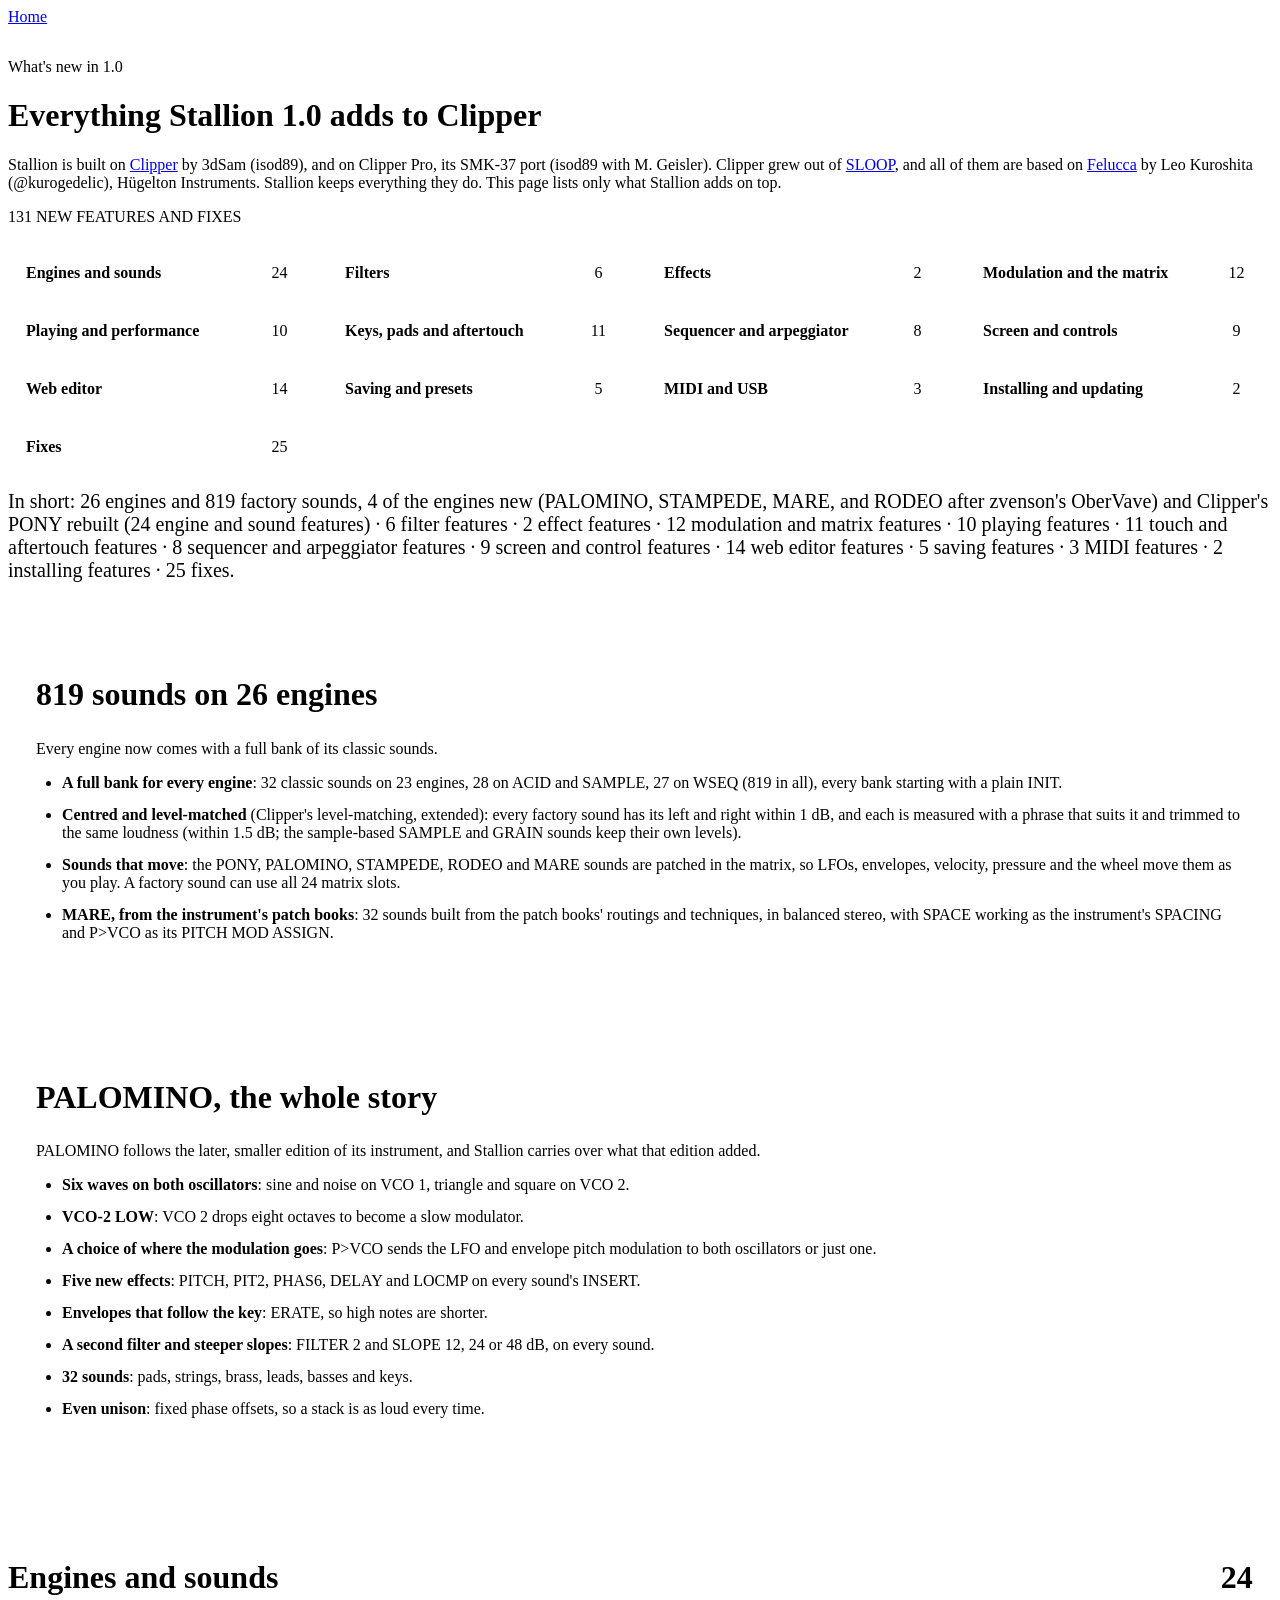
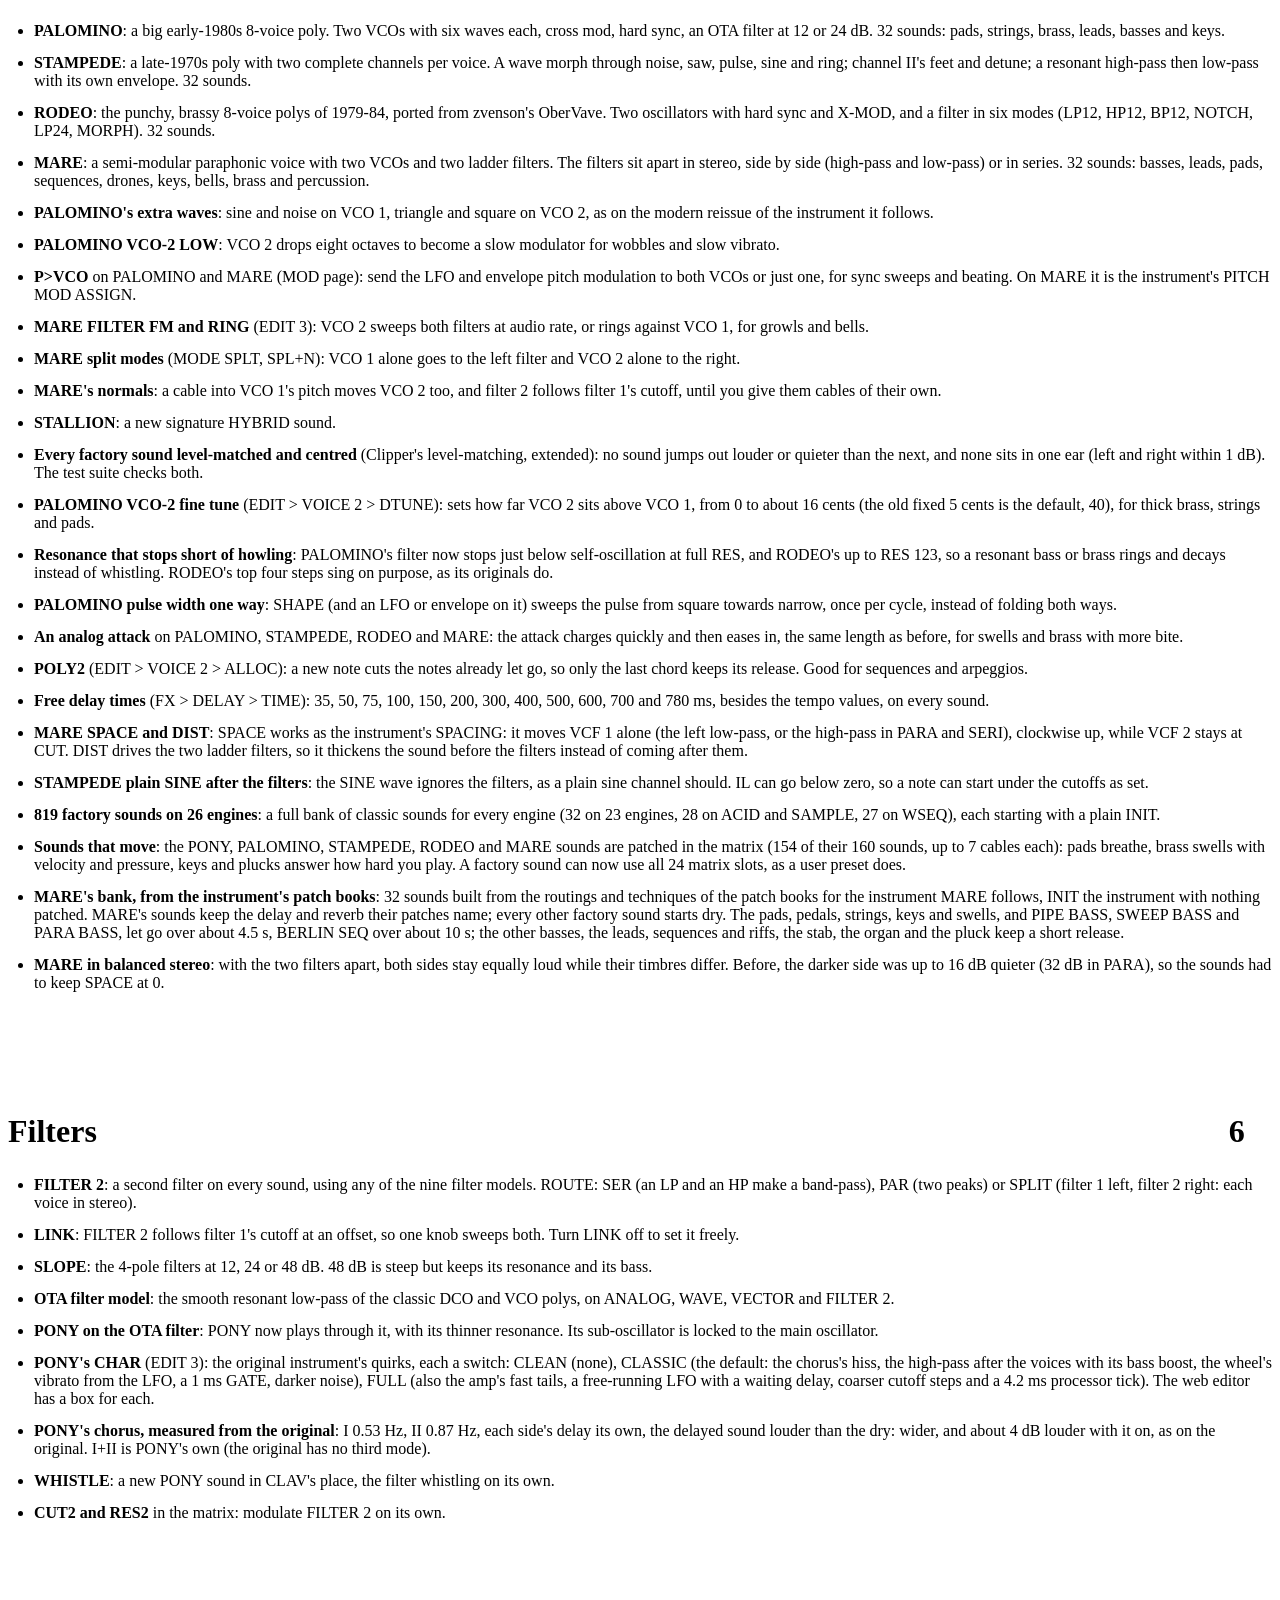
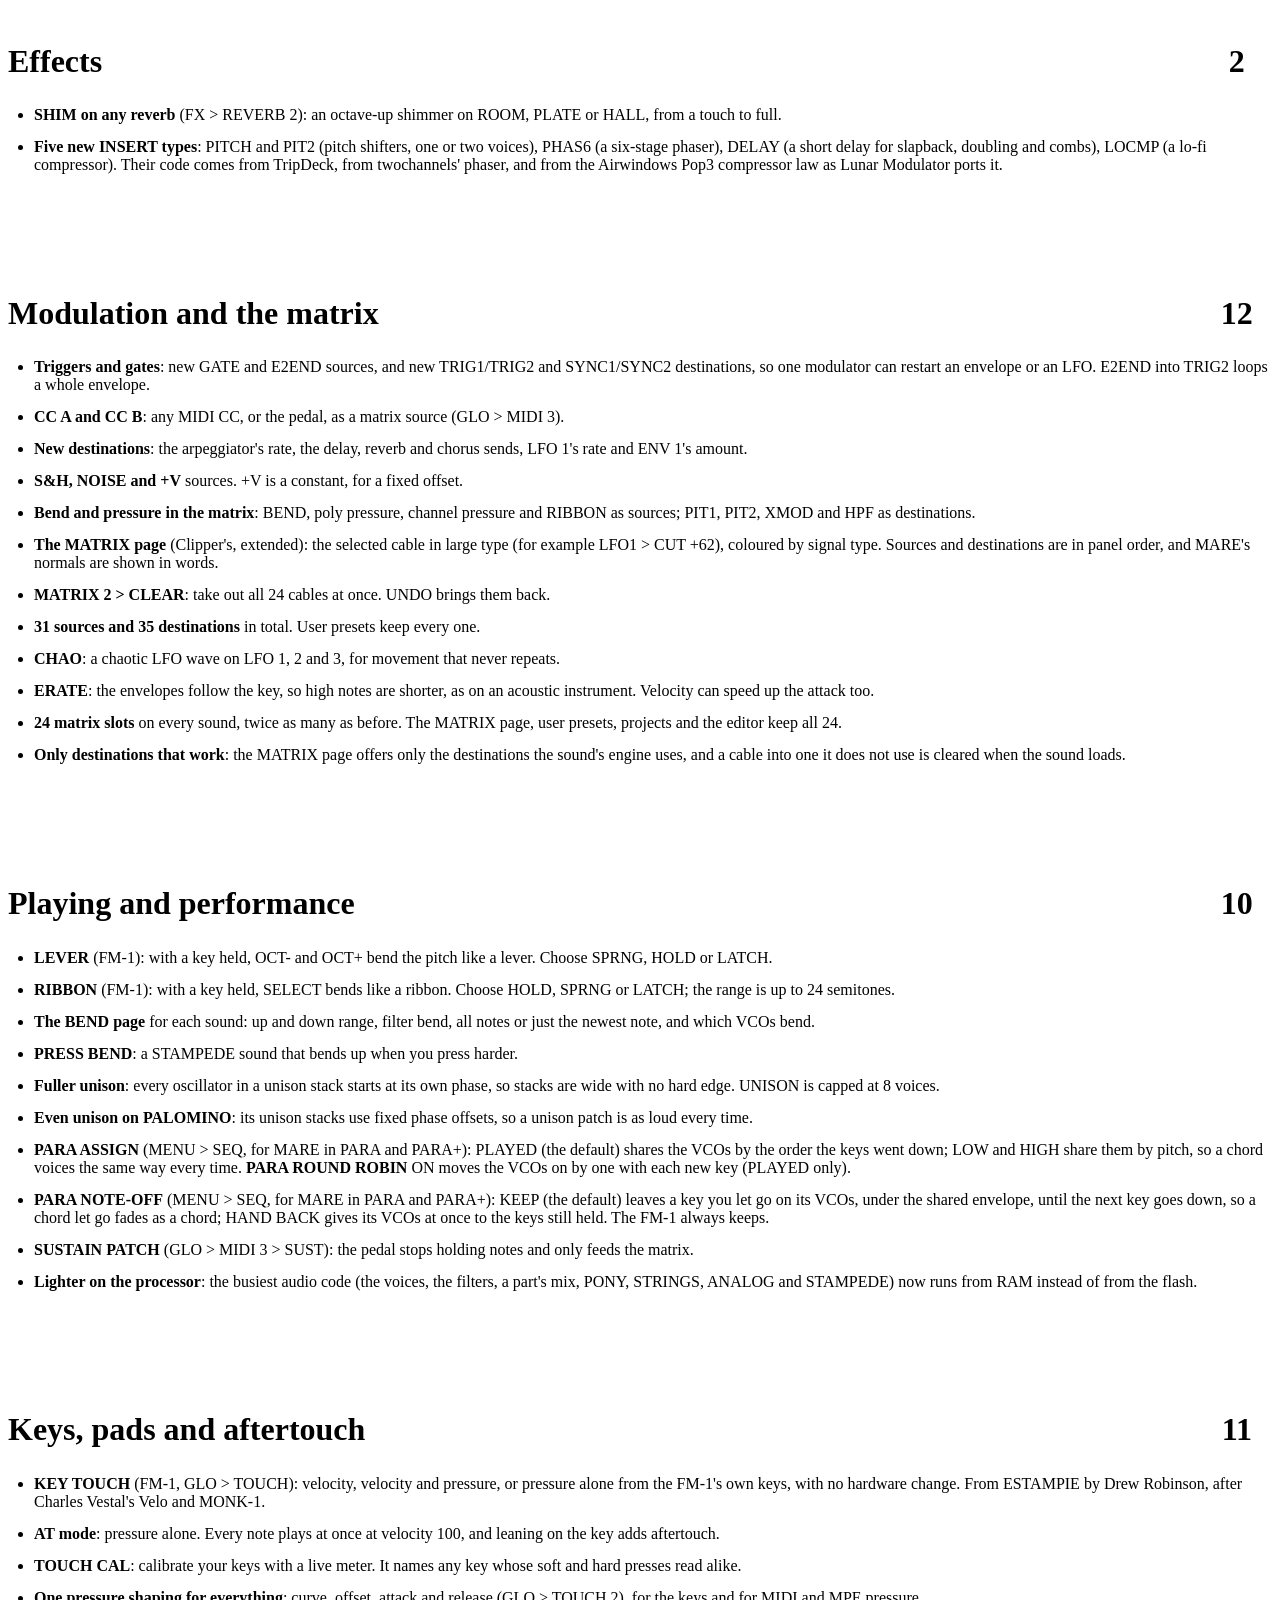
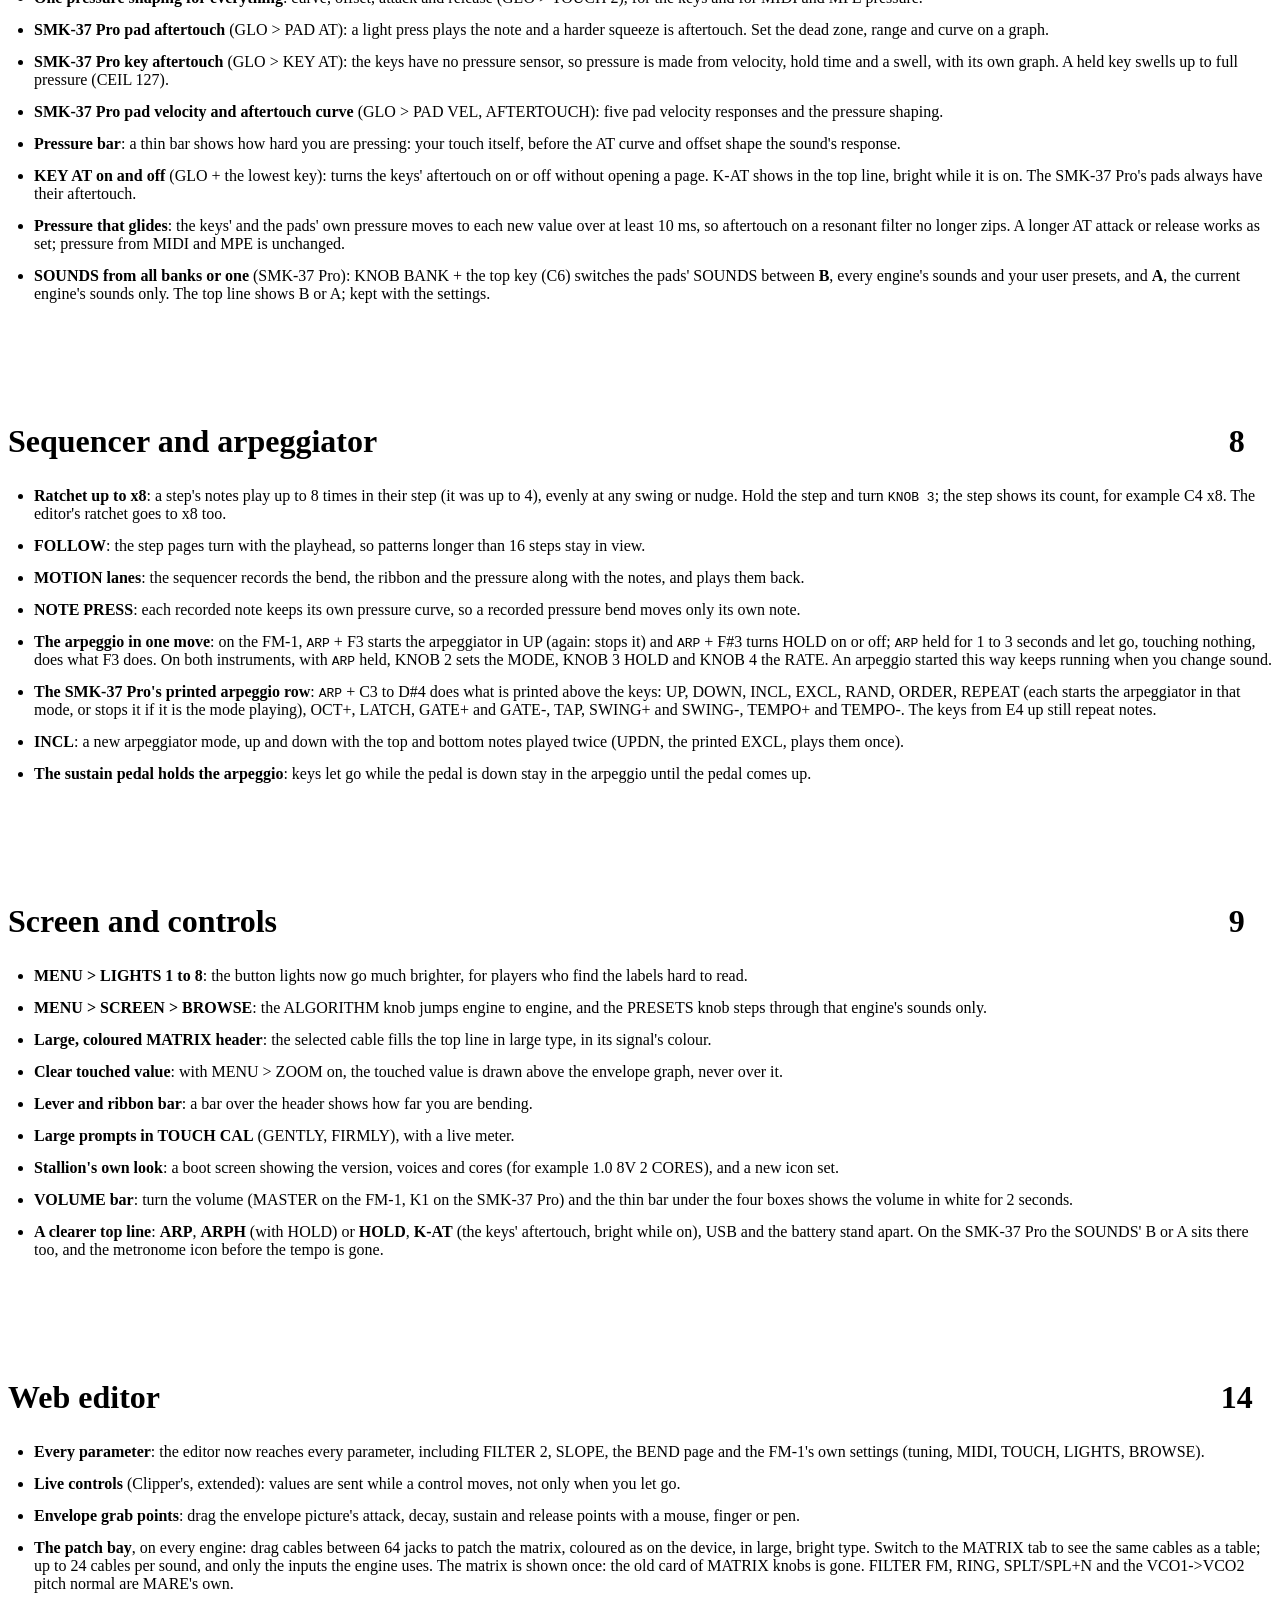
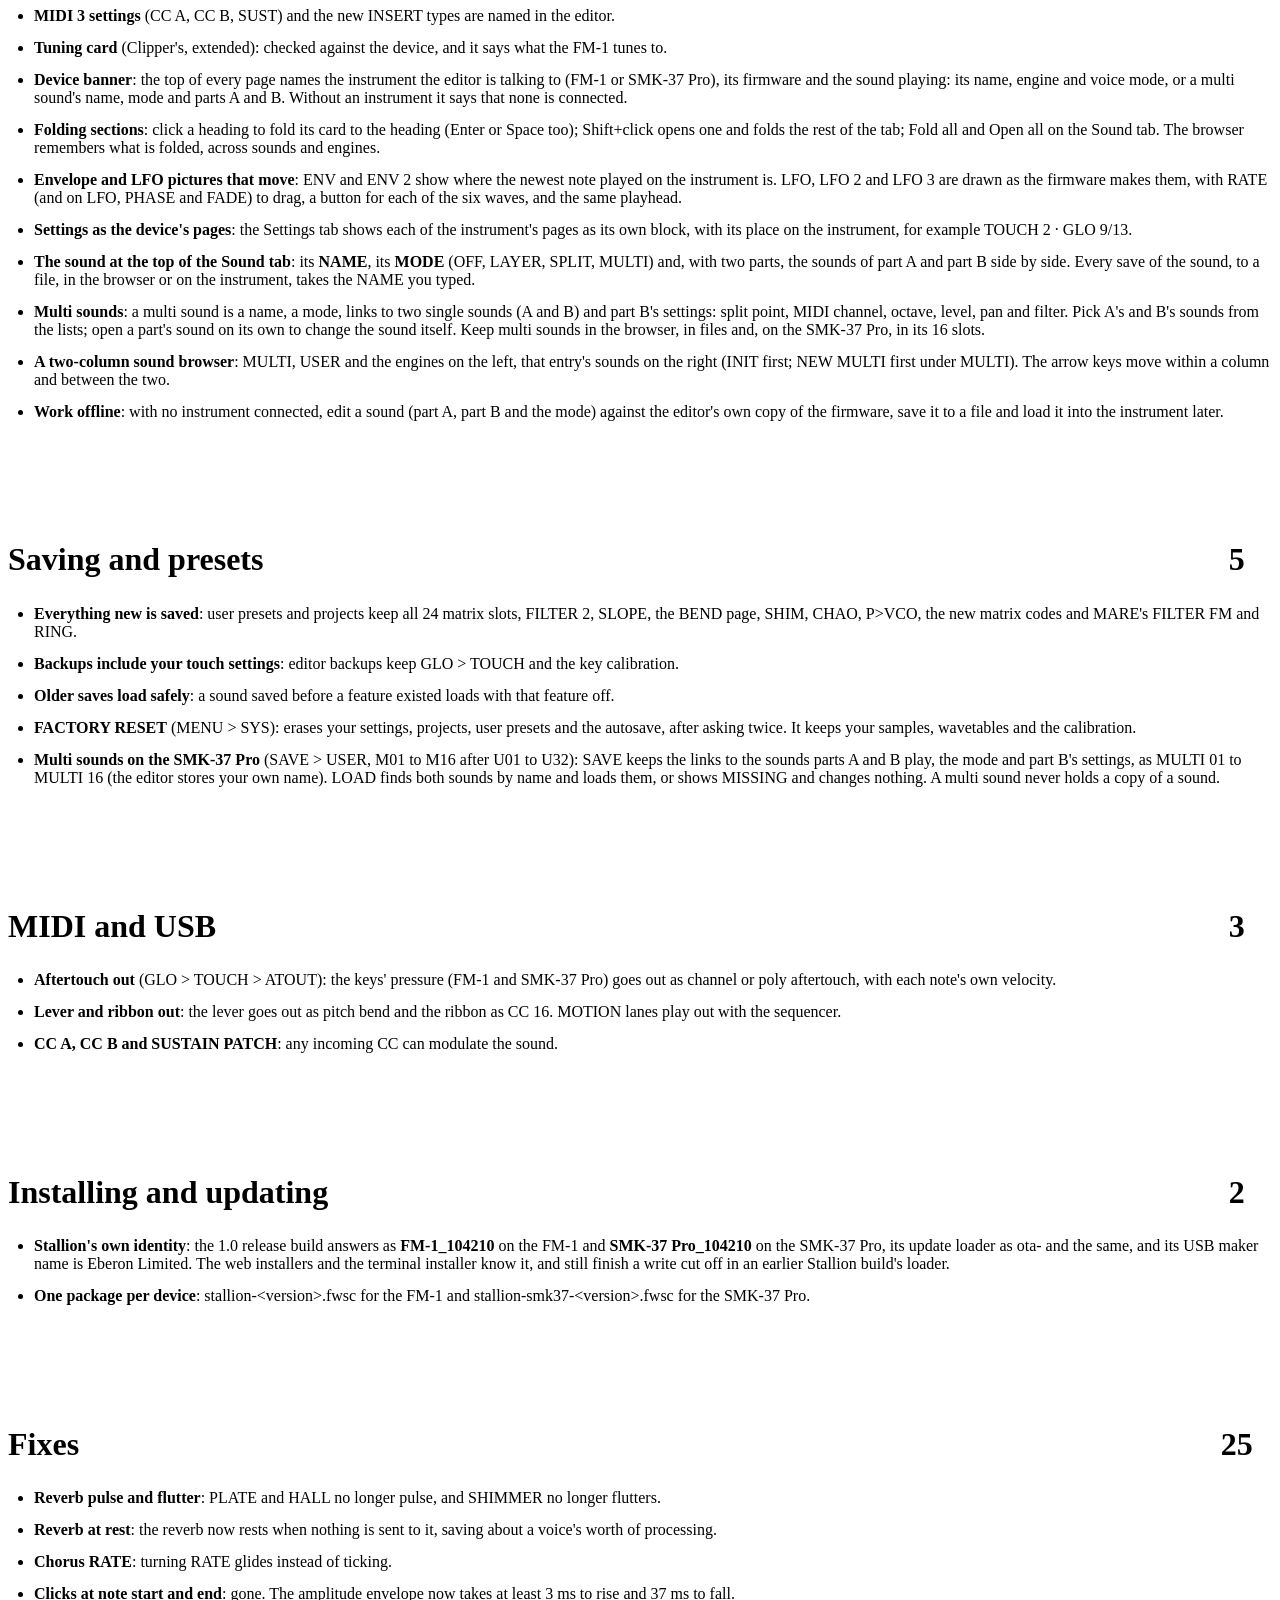
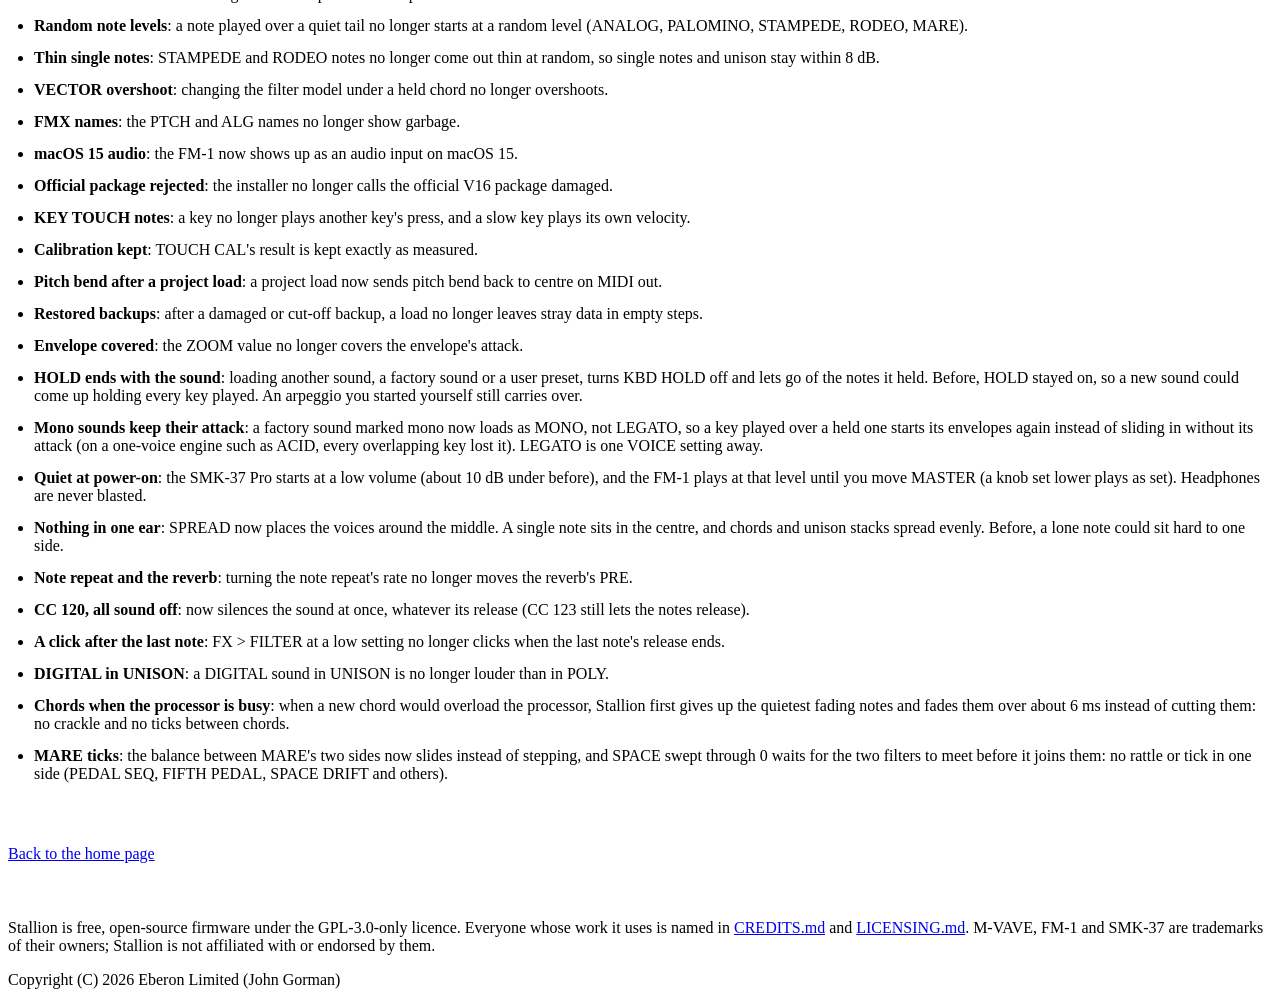
<file: web/whats_new.html>
<!doctype html>
<!-- SPDX-License-Identifier: GPL-3.0-only
     Copyright (C) 2026 Eberon Limited (John Gorman)
     Stallion's "What's new in 1.0" page (the site's whats-new.html, web/make_site.py): everything Stallion 1.0 adds to
     Clipper, each item checked against the code (the list is the README's "New features in Stallion"). English only
     for now: the French and Japanese pages are still to be translated. -->
<html lang="en">
<head>
<meta charset="utf-8">
<meta name="viewport" content="width=device-width, initial-scale=1">
<meta name="description" content="Everything Stallion 1.0 adds to Clipper: 117 new features and fixes for the M-VAVE FM-1 and SMK-37 Pro.">
<link rel="icon" href="webapp/icon-192.png">
<title>What's new in Stallion 1.0</title>
<style>
  @font-face { font-family: "Stallion Pixel"; src: url("webapp/stallion-pixel.ttf") format("truetype"); font-display: swap; }
/*SITE_CSS*/
  .top { padding-top: 32px; padding-bottom: 24px; }
  .sum { list-style: none; padding: 0; margin: 24px 0 0; display: grid; grid-template-columns: repeat(auto-fill, minmax(300px, 1fr)); gap: 12px; }
  .sum li { background: var(--panel); border-radius: 14px; padding: 14px 18px; border-left: 8px solid var(--oak); display: flex; justify-content: space-between; align-items: center; gap: 12px; }
  .sum a { color: var(--sail); text-decoration: none; font-weight: 700; }
  .sum a:hover { color: var(--oak); }
  .n { display: inline-block; min-width: 2.2em; text-align: center; font: 400 32px/1 var(--pixel); color: var(--oak); }
  .sum .n { flex: none; }
  .total { font: 400 48px/1.1 var(--pixel); color: var(--oak); text-transform: uppercase; margin: 8px 0 0; }
  .grp { padding: 40px 0 8px; border-top: 4px solid var(--edge); margin-top: 32px; }
  .grp h2 { display: flex; justify-content: space-between; align-items: baseline; gap: 16px; font-size: 32px; }
  .grp ul, .story ul { padding-left: 26px; margin: 0; }
  .grp li, .story li { margin: 0 0 14px; }
  .story { background: var(--panel); border-radius: 22px; padding: 28px; margin: 40px 0 0; }
  .story h2 { color: var(--oak); font-size: 32px; }
  code { font-size: 18px; background: var(--deep); padding: 2px 6px; border-radius: 6px; }
  .base { font-size: 20px; }
</style>
</head>
<body>
<header class="wrap bar"><a class="logo" href="./" aria-label="Stallion"><!--LOGO--></a>
  <nav><a class="btn ghost text" href="./">Home</a></nav></header>
<div class="sail" role="presentation"></div>
<main class="narrow top">
  <span class="kicker">What's new in 1.0</span>
  <h1>Everything Stallion 1.0 adds to Clipper</h1>
  <p class="lead">Stallion is built on <a href="https://github.com/isod89/clipper-fm1" target="_blank" rel="noopener">Clipper</a> by 3dSam (isod89), and on Clipper Pro, its SMK-37 port (isod89 with M. Geisler). Clipper grew out of <a href="https://github.com/isod89/sloop-fm1" target="_blank" rel="noopener">SLOOP</a>, and all of them are based on <a href="https://github.com/hugelton/Felucca" target="_blank" rel="noopener">Felucca</a> by Leo Kuroshita (@kurogedelic), Hügelton Instruments. Stallion keeps everything they do. This page lists only what Stallion adds on top.</p>
  <p class="total">131 new features and fixes</p>
  <ul class="sum">
      <li><a href="#sound-engines">Engines and sounds</a> <span class="n">24</span></li>
      <li><a href="#filters">Filters</a> <span class="n">6</span></li>
      <li><a href="#effects">Effects</a> <span class="n">2</span></li>
      <li><a href="#modulation-and-the-matrix">Modulation and the matrix</a> <span class="n">12</span></li>
      <li><a href="#playing-and-performance">Playing and performance</a> <span class="n">10</span></li>
      <li><a href="#keys-pads-and-aftertouch">Keys, pads and aftertouch</a> <span class="n">11</span></li>
      <li><a href="#sequencer-and-arpeggiator">Sequencer and arpeggiator</a> <span class="n">8</span></li>
      <li><a href="#screen-and-controls">Screen and controls</a> <span class="n">9</span></li>
      <li><a href="#web-editor">Web editor</a> <span class="n">14</span></li>
      <li><a href="#saving-and-presets">Saving and presets</a> <span class="n">5</span></li>
      <li><a href="#midi-and-usb">MIDI and USB</a> <span class="n">3</span></li>
      <li><a href="#installing-and-updating">Installing and updating</a> <span class="n">2</span></li>
      <li><a href="#fixes">Fixes</a> <span class="n">25</span></li>
  </ul>
  <p class="base">In short: 26 engines and 819 factory sounds, 4 of the engines new (PALOMINO, STAMPEDE, MARE, and RODEO after zvenson's OberVave) and Clipper's PONY rebuilt (24 engine and sound features) · 6 filter features · 2 effect features · 12 modulation and matrix features · 10 playing features · 11 touch and aftertouch features · 8 sequencer and arpeggiator features · 9 screen and control features · 14 web editor features · 5 saving features · 3 MIDI features · 2 installing features · 25 fixes.</p>
  <section class="story" id="sounds">
    <h2>819 sounds on 26 engines</h2>
    <p>Every engine now comes with a full bank of its classic sounds.</p>
    <ul>
        <li><b>A full bank for every engine</b>: 32 classic sounds on 23 engines, 28 on ACID and SAMPLE, 27 on WSEQ (819 in all), every bank starting with a plain INIT.</li>
        <li><b>Centred and level-matched</b> (Clipper's level-matching, extended): every factory sound has its left and right within 1 dB, and each is measured with a phrase that suits it and trimmed to the same loudness (within 1.5 dB; the sample-based SAMPLE and GRAIN sounds keep their own levels).</li>
        <li><b>Sounds that move</b>: the PONY, PALOMINO, STAMPEDE, RODEO and MARE sounds are patched in the matrix, so LFOs, envelopes, velocity, pressure and the wheel move them as you play. A factory sound can use all 24 matrix slots.</li>
        <li><b>MARE, from the instrument's patch books</b>: 32 sounds built from the patch books' routings and techniques, in balanced stereo, with SPACE working as the instrument's SPACING and P&gt;VCO as its PITCH MOD ASSIGN.</li>
    </ul>
  </section>
  <section class="story" id="palomino">
    <h2>PALOMINO, the whole story</h2>
    <p>PALOMINO follows the later, smaller edition of its instrument, and Stallion carries over what that edition added.</p>
    <ul>
        <li><b>Six waves on both oscillators</b>: sine and noise on VCO 1, triangle and square on VCO 2.</li>
        <li><b>VCO-2 LOW</b>: VCO 2 drops eight octaves to become a slow modulator.</li>
        <li><b>A choice of where the modulation goes</b>: P&gt;VCO sends the LFO and envelope pitch modulation to both oscillators or just one.</li>
        <li><b>Five new effects</b>: PITCH, PIT2, PHAS6, DELAY and LOCMP on every sound's INSERT.</li>
        <li><b>Envelopes that follow the key</b>: ERATE, so high notes are shorter.</li>
        <li><b>A second filter and steeper slopes</b>: FILTER 2 and SLOPE 12, 24 or 48 dB, on every sound.</li>
        <li><b>32 sounds</b>: pads, strings, brass, leads, basses and keys.</li>
        <li><b>Even unison</b>: fixed phase offsets, so a stack is as loud every time.</li>
    </ul>
  </section>
    <section class="grp" id="sound-engines">
      <h2>Engines and sounds <span class="n">24</span></h2>
      <ul>
        <li><b>PALOMINO</b>: a big early-1980s 8-voice poly. Two VCOs with six waves each, cross mod, hard sync, an OTA filter at 12 or 24 dB. 32 sounds: pads, strings, brass, leads, basses and keys.</li>
        <li><b>STAMPEDE</b>: a late-1970s poly with two complete channels per voice. A wave morph through noise, saw, pulse, sine and ring; channel II's feet and detune; a resonant high-pass then low-pass with its own envelope. 32 sounds.</li>
        <li><b>RODEO</b>: the punchy, brassy 8-voice polys of 1979-84, ported from zvenson's OberVave. Two oscillators with hard sync and X-MOD, and a filter in six modes (LP12, HP12, BP12, NOTCH, LP24, MORPH). 32 sounds.</li>
        <li><b>MARE</b>: a semi-modular paraphonic voice with two VCOs and two ladder filters. The filters sit apart in stereo, side by side (high-pass and low-pass) or in series. 32 sounds: basses, leads, pads, sequences, drones, keys, bells, brass and percussion.</li>
        <li><b>PALOMINO's extra waves</b>: sine and noise on VCO 1, triangle and square on VCO 2, as on the modern reissue of the instrument it follows.</li>
        <li><b>PALOMINO VCO-2 LOW</b>: VCO 2 drops eight octaves to become a slow modulator for wobbles and slow vibrato.</li>
        <li><b>P&gt;VCO</b> on PALOMINO and MARE (MOD page): send the LFO and envelope pitch modulation to both VCOs or just one, for sync sweeps and beating. On MARE it is the instrument's PITCH MOD ASSIGN.</li>
        <li><b>MARE FILTER FM and RING</b> (EDIT 3): VCO 2 sweeps both filters at audio rate, or rings against VCO 1, for growls and bells.</li>
        <li><b>MARE split modes</b> (MODE SPLT, SPL+N): VCO 1 alone goes to the left filter and VCO 2 alone to the right.</li>
        <li><b>MARE's normals</b>: a cable into VCO 1's pitch moves VCO 2 too, and filter 2 follows filter 1's cutoff, until you give them cables of their own.</li>
        <li><b>STALLION</b>: a new signature HYBRID sound.</li>
        <li><b>Every factory sound level-matched and centred</b> (Clipper's level-matching, extended): no sound jumps out louder or quieter than the next, and none sits in one ear (left and right within 1 dB). The test suite checks both.</li>
        <li><b>PALOMINO VCO-2 fine tune</b> (EDIT &gt; VOICE 2 &gt; DTUNE): sets how far VCO 2 sits above VCO 1, from 0 to about 16 cents (the old fixed 5 cents is the default, 40), for thick brass, strings and pads.</li>
        <li><b>Resonance that stops short of howling</b>: PALOMINO's filter now stops just below self-oscillation at full RES, and RODEO's up to RES 123, so a resonant bass or brass rings and decays instead of whistling. RODEO's top four steps sing on purpose, as its originals do.</li>
        <li><b>PALOMINO pulse width one way</b>: SHAPE (and an LFO or envelope on it) sweeps the pulse from square towards narrow, once per cycle, instead of folding both ways.</li>
        <li><b>An analog attack</b> on PALOMINO, STAMPEDE, RODEO and MARE: the attack charges quickly and then eases in, the same length as before, for swells and brass with more bite.</li>
        <li><b>POLY2</b> (EDIT &gt; VOICE 2 &gt; ALLOC): a new note cuts the notes already let go, so only the last chord keeps its release. Good for sequences and arpeggios.</li>
        <li><b>Free delay times</b> (FX &gt; DELAY &gt; TIME): 35, 50, 75, 100, 150, 200, 300, 400, 500, 600, 700 and 780 ms, besides the tempo values, on every sound.</li>
        <li><b>MARE SPACE and DIST</b>: SPACE works as the instrument's SPACING: it moves VCF 1 alone (the left low-pass, or the high-pass in PARA and SERI), clockwise up, while VCF 2 stays at CUT. DIST drives the two ladder filters, so it thickens the sound before the filters instead of coming after them.</li>
        <li><b>STAMPEDE plain SINE after the filters</b>: the SINE wave ignores the filters, as a plain sine channel should. IL can go below zero, so a note can start under the cutoffs as set.</li>
        <li><b>819 factory sounds on 26 engines</b>: a full bank of classic sounds for every engine (32 on 23 engines, 28 on ACID and SAMPLE, 27 on WSEQ), each starting with a plain INIT.</li>
        <li><b>Sounds that move</b>: the PONY, PALOMINO, STAMPEDE, RODEO and MARE sounds are patched in the matrix (154 of their 160 sounds, up to 7 cables each): pads breathe, brass swells with velocity and pressure, keys and plucks answer how hard you play. A factory sound can now use all 24 matrix slots, as a user preset does.</li>
        <li><b>MARE's bank, from the instrument's patch books</b>: 32 sounds built from the routings and techniques of the patch books for the instrument MARE follows, INIT the instrument with nothing patched. MARE's sounds keep the delay and reverb their patches name; every other factory sound starts dry. The pads, pedals, strings, keys and swells, and PIPE BASS, SWEEP BASS and PARA BASS, let go over about 4.5 s, BERLIN SEQ over about 10 s; the other basses, the leads, sequences and riffs, the stab, the organ and the pluck keep a short release.</li>
        <li><b>MARE in balanced stereo</b>: with the two filters apart, both sides stay equally loud while their timbres differ. Before, the darker side was up to 16 dB quieter (32 dB in PARA), so the sounds had to keep SPACE at 0.</li>
      </ul>
    </section>
    <section class="grp" id="filters">
      <h2>Filters <span class="n">6</span></h2>
      <ul>
        <li><b>FILTER 2</b>: a second filter on every sound, using any of the nine filter models. ROUTE: SER (an LP and an HP make a band-pass), PAR (two peaks) or SPLIT (filter 1 left, filter 2 right: each voice in stereo).</li>
        <li><b>LINK</b>: FILTER 2 follows filter 1's cutoff at an offset, so one knob sweeps both. Turn LINK off to set it freely.</li>
        <li><b>SLOPE</b>: the 4-pole filters at 12, 24 or 48 dB. 48 dB is steep but keeps its resonance and its bass.</li>
        <li><b>OTA filter model</b>: the smooth resonant low-pass of the classic DCO and VCO polys, on ANALOG, WAVE, VECTOR and FILTER 2.</li>
        <li><b>PONY on the OTA filter</b>: PONY now plays through it, with its thinner resonance. Its sub-oscillator is locked to the main oscillator.</li>
        <li><b>PONY's CHAR</b> (EDIT 3): the original instrument's quirks, each a switch: CLEAN (none), CLASSIC (the default: the chorus's hiss, the high-pass after the voices with its bass boost, the wheel's vibrato from the LFO, a 1 ms GATE, darker noise), FULL (also the amp's fast tails, a free-running LFO with a waiting delay, coarser cutoff steps and a 4.2 ms processor tick). The web editor has a box for each.</li>
        <li><b>PONY's chorus, measured from the original</b>: I 0.53 Hz, II 0.87 Hz, each side's delay its own, the delayed sound louder than the dry: wider, and about 4 dB louder with it on, as on the original. I+II is PONY's own (the original has no third mode).</li>
        <li><b>WHISTLE</b>: a new PONY sound in CLAV's place, the filter whistling on its own.</li>
        <li><b>CUT2 and RES2</b> in the matrix: modulate FILTER 2 on its own.</li>
      </ul>
    </section>
    <section class="grp" id="effects">
      <h2>Effects <span class="n">2</span></h2>
      <ul>
        <li><b>SHIM on any reverb</b> (FX &gt; REVERB 2): an octave-up shimmer on ROOM, PLATE or HALL, from a touch to full.</li>
        <li><b>Five new INSERT types</b>: PITCH and PIT2 (pitch shifters, one or two voices), PHAS6 (a six-stage phaser), DELAY (a short delay for slapback, doubling and combs), LOCMP (a lo-fi compressor). Their code comes from TripDeck, from twochannels' phaser, and from the Airwindows Pop3 compressor law as Lunar Modulator ports it.</li>
      </ul>
    </section>
    <section class="grp" id="modulation-and-the-matrix">
      <h2>Modulation and the matrix <span class="n">12</span></h2>
      <ul>
        <li><b>Triggers and gates</b>: new GATE and E2END sources, and new TRIG1/TRIG2 and SYNC1/SYNC2 destinations, so one modulator can restart an envelope or an LFO. E2END into TRIG2 loops a whole envelope.</li>
        <li><b>CC A and CC B</b>: any MIDI CC, or the pedal, as a matrix source (GLO &gt; MIDI 3).</li>
        <li><b>New destinations</b>: the arpeggiator's rate, the delay, reverb and chorus sends, LFO 1's rate and ENV 1's amount.</li>
        <li><b>S&amp;H, NOISE and +V</b> sources. +V is a constant, for a fixed offset.</li>
        <li><b>Bend and pressure in the matrix</b>: BEND, poly pressure, channel pressure and RIBBON as sources; PIT1, PIT2, XMOD and HPF as destinations.</li>
        <li><b>The MATRIX page</b> (Clipper's, extended): the selected cable in large type (for example LFO1 &gt; CUT +62), coloured by signal type. Sources and destinations are in panel order, and MARE's normals are shown in words.</li>
        <li><b>MATRIX 2 &gt; CLEAR</b>: take out all 24 cables at once. UNDO brings them back.</li>
        <li><b>31 sources and 35 destinations</b> in total. User presets keep every one.</li>
        <li><b>CHAO</b>: a chaotic LFO wave on LFO 1, 2 and 3, for movement that never repeats.</li>
        <li><b>ERATE</b>: the envelopes follow the key, so high notes are shorter, as on an acoustic instrument. Velocity can speed up the attack too.</li>
        <li><b>24 matrix slots</b> on every sound, twice as many as before. The MATRIX page, user presets, projects and the editor keep all 24.</li>
        <li><b>Only destinations that work</b>: the MATRIX page offers only the destinations the sound's engine uses, and a cable into one it does not use is cleared when the sound loads.</li>
      </ul>
    </section>
    <section class="grp" id="playing-and-performance">
      <h2>Playing and performance <span class="n">10</span></h2>
      <ul>
        <li><b>LEVER</b> (FM-1): with a key held, OCT- and OCT+ bend the pitch like a lever. Choose SPRNG, HOLD or LATCH.</li>
        <li><b>RIBBON</b> (FM-1): with a key held, SELECT bends like a ribbon. Choose HOLD, SPRNG or LATCH; the range is up to 24 semitones.</li>
        <li><b>The BEND page</b> for each sound: up and down range, filter bend, all notes or just the newest note, and which VCOs bend.</li>
        <li><b>PRESS BEND</b>: a STAMPEDE sound that bends up when you press harder.</li>
        <li><b>Fuller unison</b>: every oscillator in a unison stack starts at its own phase, so stacks are wide with no hard edge. UNISON is capped at 8 voices.</li>
        <li><b>Even unison on PALOMINO</b>: its unison stacks use fixed phase offsets, so a unison patch is as loud every time.</li>
        <li><b>PARA ASSIGN</b> (MENU &gt; SEQ, for MARE in PARA and PARA+): PLAYED (the default) shares the VCOs by the order the keys went down; LOW and HIGH share them by pitch, so a chord voices the same way every time. <b>PARA ROUND ROBIN</b> ON moves the VCOs on by one with each new key (PLAYED only).</li>
        <li><b>PARA NOTE-OFF</b> (MENU &gt; SEQ, for MARE in PARA and PARA+): KEEP (the default) leaves a key you let go on its VCOs, under the shared envelope, until the next key goes down, so a chord let go fades as a chord; HAND BACK gives its VCOs at once to the keys still held. The FM-1 always keeps.</li>
        <li><b>SUSTAIN PATCH</b> (GLO &gt; MIDI 3 &gt; SUST): the pedal stops holding notes and only feeds the matrix.</li>
        <li><b>Lighter on the processor</b>: the busiest audio code (the voices, the filters, a part's mix, PONY, STRINGS, ANALOG and STAMPEDE) now runs from RAM instead of from the flash.</li>
      </ul>
    </section>
    <section class="grp" id="keys-pads-and-aftertouch">
      <h2>Keys, pads and aftertouch <span class="n">11</span></h2>
      <ul>
        <li><b>KEY TOUCH</b> (FM-1, GLO &gt; TOUCH): velocity, velocity and pressure, or pressure alone from the FM-1's own keys, with no hardware change. From ESTAMPIE by Drew Robinson, after Charles Vestal's Velo and MONK-1.</li>
        <li><b>AT mode</b>: pressure alone. Every note plays at once at velocity 100, and leaning on the key adds aftertouch.</li>
        <li><b>TOUCH CAL</b>: calibrate your keys with a live meter. It names any key whose soft and hard presses read alike.</li>
        <li><b>One pressure shaping for everything</b>: curve, offset, attack and release (GLO &gt; TOUCH 2), for the keys and for MIDI and MPE pressure.</li>
        <li><b>SMK-37 Pro pad aftertouch</b> (GLO &gt; PAD AT): a light press plays the note and a harder squeeze is aftertouch. Set the dead zone, range and curve on a graph.</li>
        <li><b>SMK-37 Pro key aftertouch</b> (GLO &gt; KEY AT): the keys have no pressure sensor, so pressure is made from velocity, hold time and a swell, with its own graph. A held key swells up to full pressure (CEIL 127).</li>
        <li><b>SMK-37 Pro pad velocity and aftertouch curve</b> (GLO &gt; PAD VEL, AFTERTOUCH): five pad velocity responses and the pressure shaping.</li>
        <li><b>Pressure bar</b>: a thin bar shows how hard you are pressing: your touch itself, before the AT curve and offset shape the sound's response.</li>
        <li><b>KEY AT on and off</b> (GLO + the lowest key): turns the keys' aftertouch on or off without opening a page. K-AT shows in the top line, bright while it is on. The SMK-37 Pro's pads always have their aftertouch.</li>
        <li><b>Pressure that glides</b>: the keys' and the pads' own pressure moves to each new value over at least 10 ms, so aftertouch on a resonant filter no longer zips. A longer AT attack or release works as set; pressure from MIDI and MPE is unchanged.</li>
        <li><b>SOUNDS from all banks or one</b> (SMK-37 Pro): KNOB BANK + the top key (C6) switches the pads' SOUNDS between <b>B</b>, every engine's sounds and your user presets, and <b>A</b>, the current engine's sounds only. The top line shows B or A; kept with the settings.</li>
      </ul>
    </section>
    <section class="grp" id="sequencer-and-arpeggiator">
      <h2>Sequencer and arpeggiator <span class="n">8</span></h2>
      <ul>
        <li><b>Ratchet up to x8</b>: a step's notes play up to 8 times in their step (it was up to 4), evenly at any swing or nudge. Hold the step and turn <kbd>KNOB 3</kbd>; the step shows its count, for example C4 x8. The editor's ratchet goes to x8 too.</li>
        <li><b>FOLLOW</b>: the step pages turn with the playhead, so patterns longer than 16 steps stay in view.</li>
        <li><b>MOTION lanes</b>: the sequencer records the bend, the ribbon and the pressure along with the notes, and plays them back.</li>
        <li><b>NOTE PRESS</b>: each recorded note keeps its own pressure curve, so a recorded pressure bend moves only its own note.</li>
        <li><b>The arpeggio in one move</b>: on the FM-1, <kbd>ARP</kbd> + F3 starts the arpeggiator in UP (again: stops it) and <kbd>ARP</kbd> + F#3 turns HOLD on or off; <kbd>ARP</kbd> held for 1 to 3 seconds and let go, touching nothing, does what F3 does. On both instruments, with <kbd>ARP</kbd> held, KNOB 2 sets the MODE, KNOB 3 HOLD and KNOB 4 the RATE. An arpeggio started this way keeps running when you change sound.</li>
        <li><b>The SMK-37 Pro's printed arpeggio row</b>: <kbd>ARP</kbd> + C3 to D#4 does what is printed above the keys: UP, DOWN, INCL, EXCL, RAND, ORDER, REPEAT (each starts the arpeggiator in that mode, or stops it if it is the mode playing), OCT+, LATCH, GATE+ and GATE-, TAP, SWING+ and SWING-, TEMPO+ and TEMPO-. The keys from E4 up still repeat notes.</li>
        <li><b>INCL</b>: a new arpeggiator mode, up and down with the top and bottom notes played twice (UPDN, the printed EXCL, plays them once).</li>
        <li><b>The sustain pedal holds the arpeggio</b>: keys let go while the pedal is down stay in the arpeggio until the pedal comes up.</li>
      </ul>
    </section>
    <section class="grp" id="screen-and-controls">
      <h2>Screen and controls <span class="n">9</span></h2>
      <ul>
        <li><b>MENU &gt; LIGHTS 1 to 8</b>: the button lights now go much brighter, for players who find the labels hard to read.</li>
        <li><b>MENU &gt; SCREEN &gt; BROWSE</b>: the ALGORITHM knob jumps engine to engine, and the PRESETS knob steps through that engine's sounds only.</li>
        <li><b>Large, coloured MATRIX header</b>: the selected cable fills the top line in large type, in its signal's colour.</li>
        <li><b>Clear touched value</b>: with MENU &gt; ZOOM on, the touched value is drawn above the envelope graph, never over it.</li>
        <li><b>Lever and ribbon bar</b>: a bar over the header shows how far you are bending.</li>
        <li><b>Large prompts in TOUCH CAL</b> (GENTLY, FIRMLY), with a live meter.</li>
        <li><b>Stallion's own look</b>: a boot screen showing the version, voices and cores (for example 1.0 8V 2 CORES), and a new icon set.</li>
        <li><b>VOLUME bar</b>: turn the volume (MASTER on the FM-1, K1 on the SMK-37 Pro) and the thin bar under the four boxes shows the volume in white for 2 seconds.</li>
        <li><b>A clearer top line</b>: <b>ARP</b>, <b>ARPH</b> (with HOLD) or <b>HOLD</b>, <b>K-AT</b> (the keys' aftertouch, bright while on), USB and the battery stand apart. On the SMK-37 Pro the SOUNDS' B or A sits there too, and the metronome icon before the tempo is gone.</li>
      </ul>
    </section>
    <section class="grp" id="web-editor">
      <h2>Web editor <span class="n">14</span></h2>
      <ul>
        <li><b>Every parameter</b>: the editor now reaches every parameter, including FILTER 2, SLOPE, the BEND page and the FM-1's own settings (tuning, MIDI, TOUCH, LIGHTS, BROWSE).</li>
        <li><b>Live controls</b> (Clipper's, extended): values are sent while a control moves, not only when you let go.</li>
        <li><b>Envelope grab points</b>: drag the envelope picture's attack, decay, sustain and release points with a mouse, finger or pen.</li>
        <li><b>The patch bay</b>, on every engine: drag cables between 64 jacks to patch the matrix, coloured as on the device, in large, bright type. Switch to the MATRIX tab to see the same cables as a table; up to 24 cables per sound, and only the inputs the engine uses. The matrix is shown once: the old card of MATRIX knobs is gone. FILTER FM, RING, SPLT/SPL+N and the VCO1-&gt;VCO2 pitch normal are MARE's own.</li>
        <li><b>MIDI 3 settings</b> (CC A, CC B, SUST) and the new INSERT types are named in the editor.</li>
        <li><b>Tuning card</b> (Clipper's, extended): checked against the device, and it says what the FM-1 tunes to.</li>
        <li><b>Device banner</b>: the top of every page names the instrument the editor is talking to (FM-1 or SMK-37 Pro), its firmware and the sound playing: its name, engine and voice mode, or a multi sound's name, mode and parts A and B. Without an instrument it says that none is connected.</li>
        <li><b>Folding sections</b>: click a heading to fold its card to the heading (Enter or Space too); Shift+click opens one and folds the rest of the tab; Fold all and Open all on the Sound tab. The browser remembers what is folded, across sounds and engines.</li>
        <li><b>Envelope and LFO pictures that move</b>: ENV and ENV 2 show where the newest note played on the instrument is. LFO, LFO 2 and LFO 3 are drawn as the firmware makes them, with RATE (and on LFO, PHASE and FADE) to drag, a button for each of the six waves, and the same playhead.</li>
        <li><b>Settings as the device's pages</b>: the Settings tab shows each of the instrument's pages as its own block, with its place on the instrument, for example TOUCH 2 · GLO 9/13.</li>
        <li><b>The sound at the top of the Sound tab</b>: its <b>NAME</b>, its <b>MODE</b> (OFF, LAYER, SPLIT, MULTI) and, with two parts, the sounds of part A and part B side by side. Every save of the sound, to a file, in the browser or on the instrument, takes the NAME you typed.</li>
        <li><b>Multi sounds</b>: a multi sound is a name, a mode, links to two single sounds (A and B) and part B's settings: split point, MIDI channel, octave, level, pan and filter. Pick A's and B's sounds from the lists; open a part's sound on its own to change the sound itself. Keep multi sounds in the browser, in files and, on the SMK-37 Pro, in its 16 slots.</li>
        <li><b>A two-column sound browser</b>: MULTI, USER and the engines on the left, that entry's sounds on the right (INIT first; NEW MULTI first under MULTI). The arrow keys move within a column and between the two.</li>
        <li><b>Work offline</b>: with no instrument connected, edit a sound (part A, part B and the mode) against the editor's own copy of the firmware, save it to a file and load it into the instrument later.</li>
      </ul>
    </section>
    <section class="grp" id="saving-and-presets">
      <h2>Saving and presets <span class="n">5</span></h2>
      <ul>
        <li><b>Everything new is saved</b>: user presets and projects keep all 24 matrix slots, FILTER 2, SLOPE, the BEND page, SHIM, CHAO, P&gt;VCO, the new matrix codes and MARE's FILTER FM and RING.</li>
        <li><b>Backups include your touch settings</b>: editor backups keep GLO &gt; TOUCH and the key calibration.</li>
        <li><b>Older saves load safely</b>: a sound saved before a feature existed loads with that feature off.</li>
        <li><b>FACTORY RESET</b> (MENU &gt; SYS): erases your settings, projects, user presets and the autosave, after asking twice. It keeps your samples, wavetables and the calibration.</li>
        <li><b>Multi sounds on the SMK-37 Pro</b> (SAVE &gt; USER, M01 to M16 after U01 to U32): SAVE keeps the links to the sounds parts A and B play, the mode and part B's settings, as MULTI 01 to MULTI 16 (the editor stores your own name). LOAD finds both sounds by name and loads them, or shows MISSING and changes nothing. A multi sound never holds a copy of a sound.</li>
      </ul>
    </section>
    <section class="grp" id="midi-and-usb">
      <h2>MIDI and USB <span class="n">3</span></h2>
      <ul>
        <li><b>Aftertouch out</b> (GLO &gt; TOUCH &gt; ATOUT): the keys' pressure (FM-1 and SMK-37 Pro) goes out as channel or poly aftertouch, with each note's own velocity.</li>
        <li><b>Lever and ribbon out</b>: the lever goes out as pitch bend and the ribbon as CC 16. MOTION lanes play out with the sequencer.</li>
        <li><b>CC A, CC B and SUSTAIN PATCH</b>: any incoming CC can modulate the sound.</li>
      </ul>
    </section>
    <section class="grp" id="installing-and-updating">
      <h2>Installing and updating <span class="n">2</span></h2>
      <ul>
        <li><b>Stallion's own identity</b>: the 1.0 release build answers as <b>FM-1_104210</b> on the FM-1 and <b>SMK-37 Pro_104210</b> on the SMK-37 Pro, its update loader as ota- and the same, and its USB maker name is Eberon Limited. The web installers and the terminal installer know it, and still finish a write cut off in an earlier Stallion build's loader.</li>
        <li><b>One package per device</b>: stallion-&lt;version&gt;.fwsc for the FM-1 and stallion-smk37-&lt;version&gt;.fwsc for the SMK-37 Pro.</li>
      </ul>
    </section>
    <section class="grp" id="fixes">
      <h2>Fixes <span class="n">25</span></h2>
      <ul>
        <li><b>Reverb pulse and flutter</b>: PLATE and HALL no longer pulse, and SHIMMER no longer flutters.</li>
        <li><b>Reverb at rest</b>: the reverb now rests when nothing is sent to it, saving about a voice's worth of processing.</li>
        <li><b>Chorus RATE</b>: turning RATE glides instead of ticking.</li>
        <li><b>Clicks at note start and end</b>: gone. The amplitude envelope now takes at least 3 ms to rise and 37 ms to fall.</li>
        <li><b>Random note levels</b>: a note played over a quiet tail no longer starts at a random level (ANALOG, PALOMINO, STAMPEDE, RODEO, MARE).</li>
        <li><b>Thin single notes</b>: STAMPEDE and RODEO notes no longer come out thin at random, so single notes and unison stay within 8 dB.</li>
        <li><b>VECTOR overshoot</b>: changing the filter model under a held chord no longer overshoots.</li>
        <li><b>FMX names</b>: the PTCH and ALG names no longer show garbage.</li>
        <li><b>macOS 15 audio</b>: the FM-1 now shows up as an audio input on macOS 15.</li>
        <li><b>Official package rejected</b>: the installer no longer calls the official V16 package damaged.</li>
        <li><b>KEY TOUCH notes</b>: a key no longer plays another key's press, and a slow key plays its own velocity.</li>
        <li><b>Calibration kept</b>: TOUCH CAL's result is kept exactly as measured.</li>
        <li><b>Pitch bend after a project load</b>: a project load now sends pitch bend back to centre on MIDI out.</li>
        <li><b>Restored backups</b>: after a damaged or cut-off backup, a load no longer leaves stray data in empty steps.</li>
        <li><b>Envelope covered</b>: the ZOOM value no longer covers the envelope's attack.</li>
        <li><b>HOLD ends with the sound</b>: loading another sound, a factory sound or a user preset, turns KBD HOLD off and lets go of the notes it held. Before, HOLD stayed on, so a new sound could come up holding every key played. An arpeggio you started yourself still carries over.</li>
        <li><b>Mono sounds keep their attack</b>: a factory sound marked mono now loads as MONO, not LEGATO, so a key played over a held one starts its envelopes again instead of sliding in without its attack (on a one-voice engine such as ACID, every overlapping key lost it). LEGATO is one VOICE setting away.</li>
        <li><b>Quiet at power-on</b>: the SMK-37 Pro starts at a low volume (about 10 dB under before), and the FM-1 plays at that level until you move MASTER (a knob set lower plays as set). Headphones are never blasted.</li>
        <li><b>Nothing in one ear</b>: SPREAD now places the voices around the middle. A single note sits in the centre, and chords and unison stacks spread evenly. Before, a lone note could sit hard to one side.</li>
        <li><b>Note repeat and the reverb</b>: turning the note repeat's rate no longer moves the reverb's PRE.</li>
        <li><b>CC 120, all sound off</b>: now silences the sound at once, whatever its release (CC 123 still lets the notes release).</li>
        <li><b>A click after the last note</b>: FX &gt; FILTER at a low setting no longer clicks when the last note's release ends.</li>
        <li><b>DIGITAL in UNISON</b>: a DIGITAL sound in UNISON is no longer louder than in POLY.</li>
        <li><b>Chords when the processor is busy</b>: when a new chord would overload the processor, Stallion first gives up the quietest fading notes and fades them over about 6 ms instead of cutting them: no crackle and no ticks between chords.</li>
        <li><b>MARE ticks</b>: the balance between MARE's two sides now slides instead of stepping, and SPACE swept through 0 waits for the two filters to meet before it joins them: no rattle or tick in one side (PEDAL SEQ, FIFTH PEDAL, SPACE DRIFT and others).</li>
      </ul>
    </section>
  <p style="margin-top:40px"><a class="btn" href="./">Back to the home page</a></p>
</main>
<footer class="foot">
  <div class="narrow">
    <p>Stallion is free, open-source firmware under the GPL-3.0-only licence. Everyone whose work it uses is named in <a href="https://github.com/EberonLtd/stallion-fm1/blob/main/CREDITS.md" target="_blank" rel="noopener">CREDITS.md</a> and <a href="https://github.com/EberonLtd/stallion-fm1/blob/main/LICENSING.md" target="_blank" rel="noopener">LICENSING.md</a>. M-VAVE, FM-1 and SMK-37 are trademarks of their owners; Stallion is not affiliated with or endorsed by them.</p>
    <p class="copy">Copyright (C) 2026 Eberon Limited (John Gorman)</p>
  </div>
</footer>
</body>
</html>
</file>
